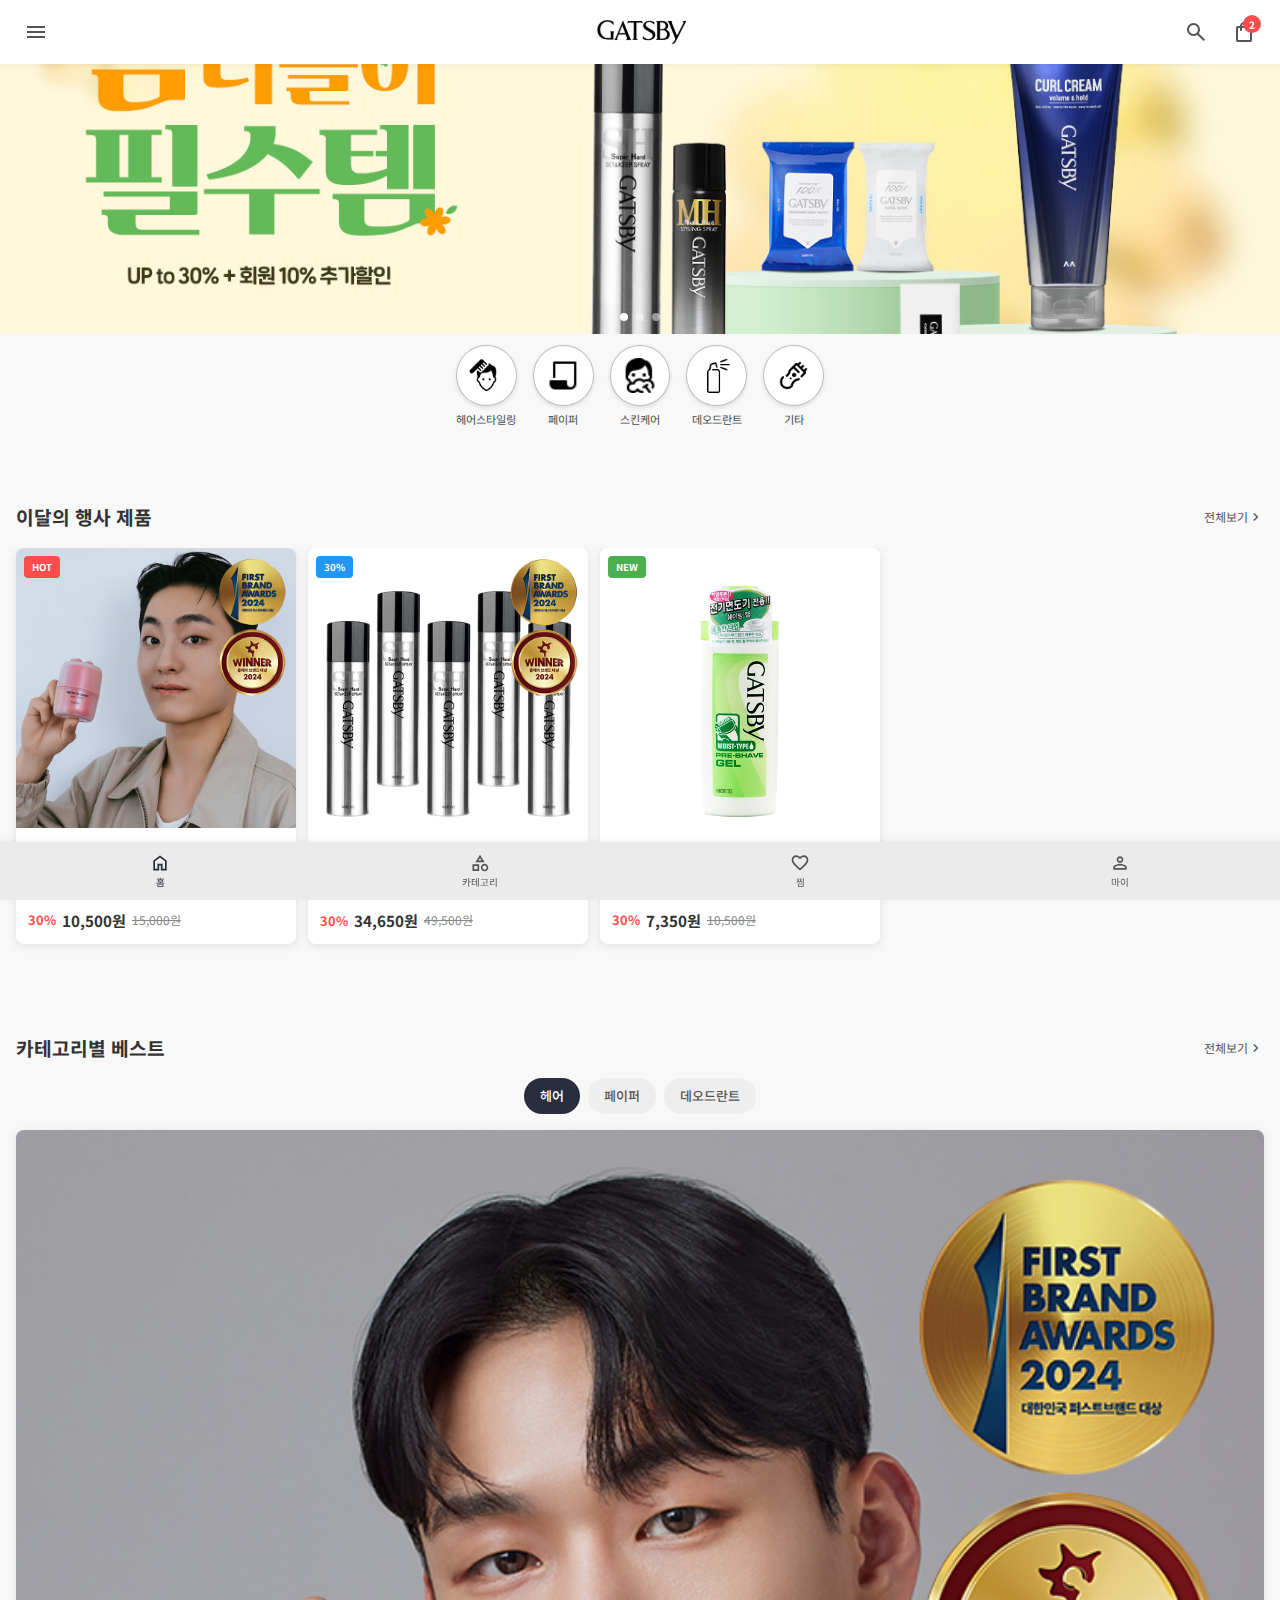
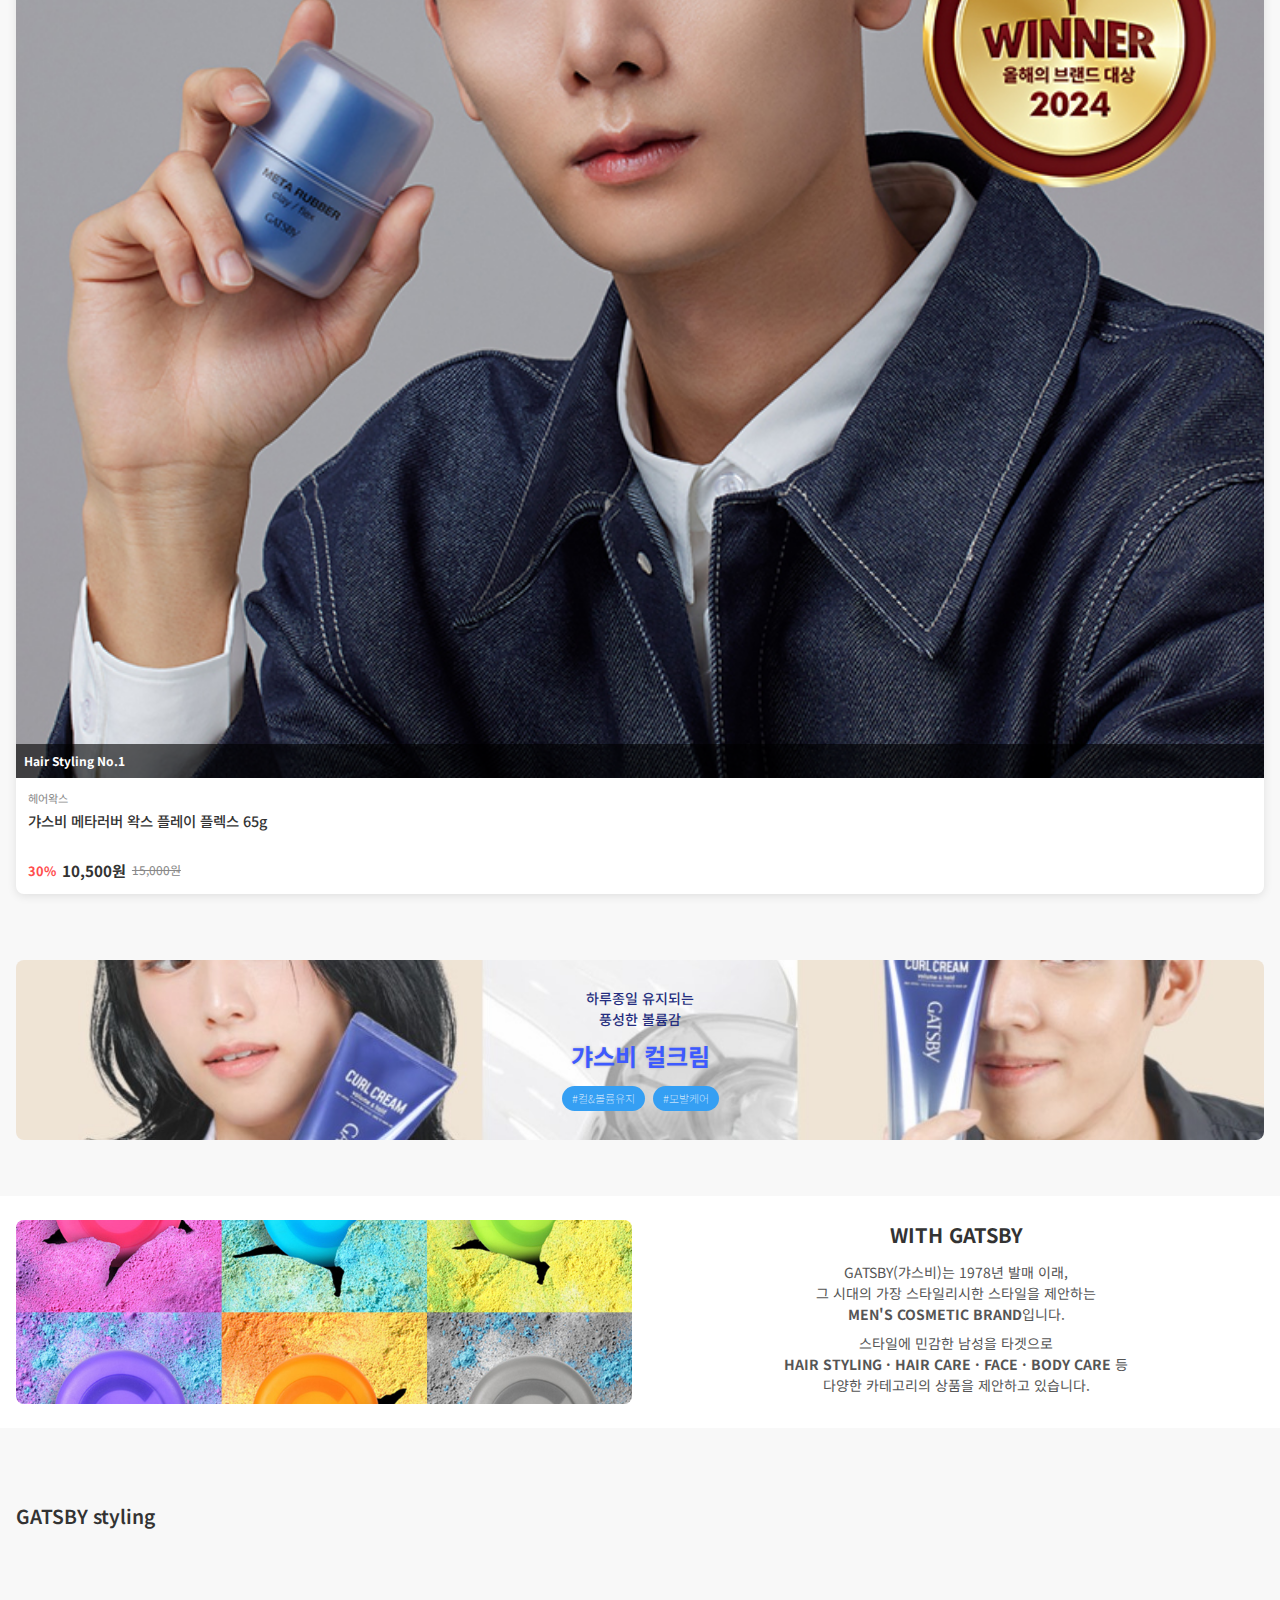
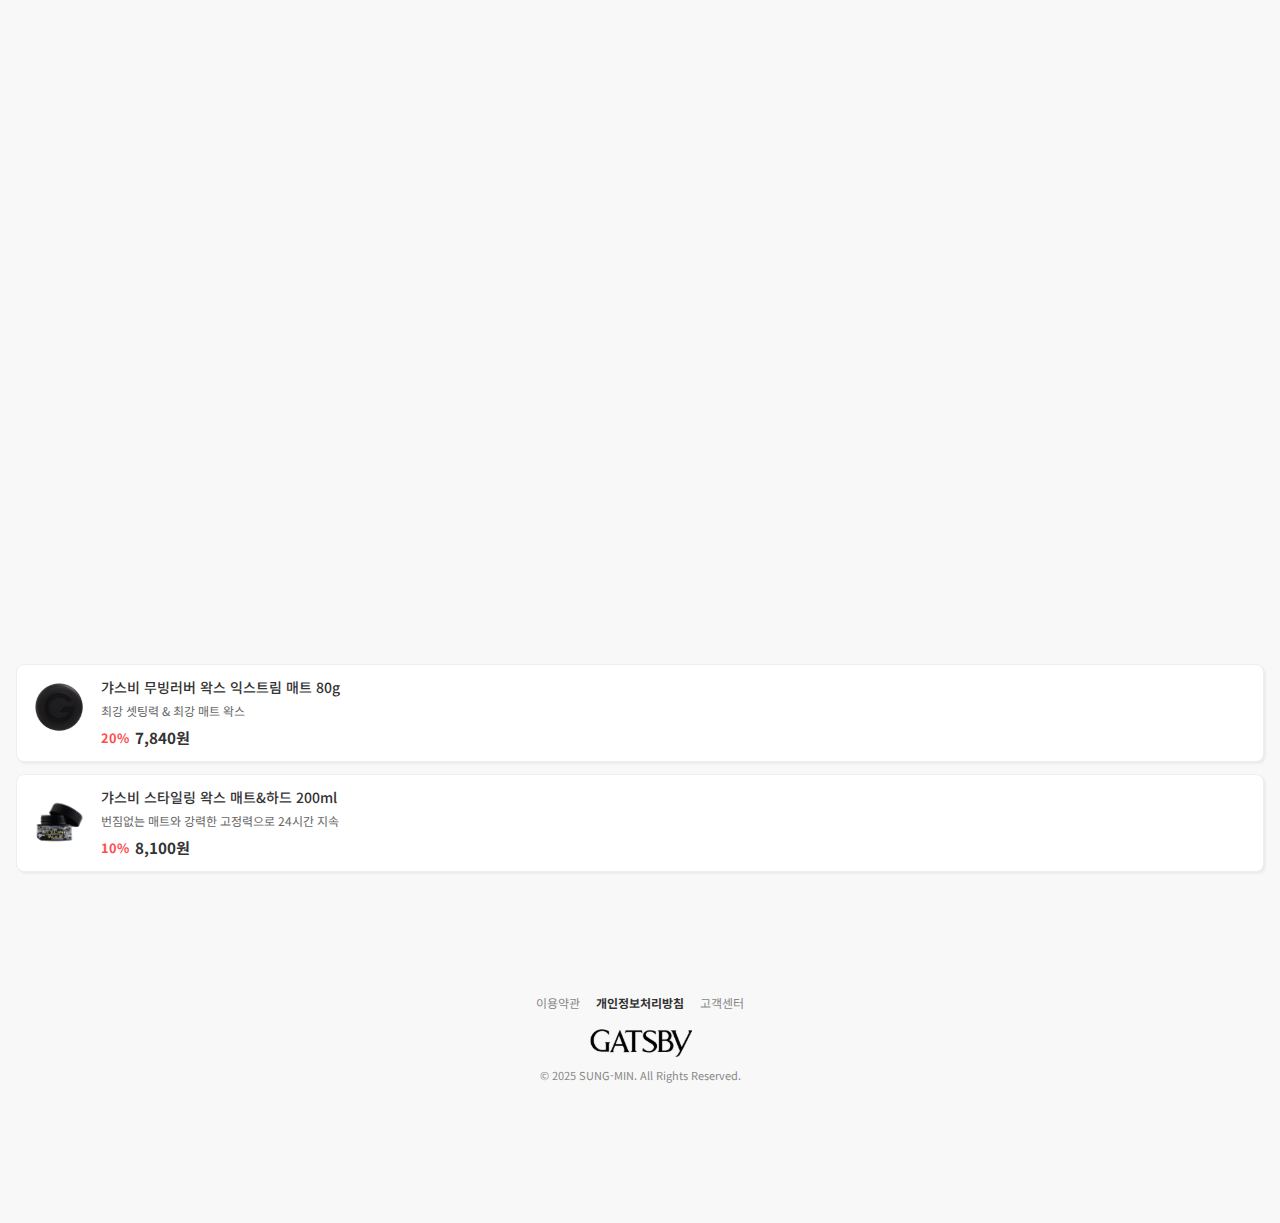
<file: mobile/index.html>
<!DOCTYPE html>
<html lang="ko">
  <head>
    <meta charset="UTF-8" />
    <meta
      name="viewport"
      content="width=device-width, initial-scale=1.0, maximum-scale=1.0, user-scalable=no"
    />
    <title>GATSBY</title>
    <!-- 기본 폰트 -->
    <link rel="preconnect" href="https://fonts.googleapis.com" />
    <link rel="preconnect" href="https://fonts.gstatic.com" crossorigin />
    <link
      href="https://fonts.googleapis.com/css2?family=Noto+Sans+KR:wght@400;500;700&display=swap"
      rel="stylesheet"
    />
    <!-- 아이콘 폰트 -->
    <link
      rel="stylesheet"
      href="https://fonts.googleapis.com/css2?family=Material+Symbols+Outlined:opsz,wght,FILL,GRAD@20..48,100..700,0..1,-50..200"
    />
    <link
      rel="stylesheet"
      href="https://cdnjs.cloudflare.com/ajax/libs/font-awesome/6.4.2/css/all.min.css"
    />
    <!-- 스와이퍼 -->
    <link
      rel="stylesheet"
      href="https://cdn.jsdelivr.net/npm/swiper@11/swiper-bundle.min.css"
    />
    <!-- 커스텀 스타일 -->
    <link rel="stylesheet" href="styles.css" />
    <!-- 스크립트 -->
    <script src="script.js" defer></script>
    <script
      src="https://cdn.jsdelivr.net/npm/swiper@11/swiper-bundle.min.js"
      defer
    ></script>
  </head>
  <body>
    <div class="wrap">
      <!-- 모바일 헤더 -->
      <header class="app-header">
        <div class="header-container">
          <button class="menu-toggle" aria-label="메뉴 열기">
            <span class="material-symbols-outlined">menu</span>
          </button>
          <h1 class="app-logo">
            <a href="index.html"><img src="images/logo.svg" /></a>
          </h1>
          <div class="header-actions">
            <button class="action-btn search-toggle" aria-label="검색">
              <span class="material-symbols-outlined">search</span>
            </button>
            <a href="#" class="action-btn" aria-label="장바구니">
              <span class="material-symbols-outlined">shopping_bag</span>
              <span class="badge">2</span>
            </a>
          </div>
        </div>

        <!-- 검색바 -->
        <div class="search-bar">
          <div class="search-container">
            <input type="text" placeholder="검색어를 입력하세요" />
            <button class="search-btn" aria-label="검색">
              <span class="material-symbols-outlined">search</span>
            </button>
            <button class="search-close" aria-label="검색 닫기">
              <span class="material-symbols-outlined">close</span>
            </button>
          </div>
        </div>
      </header>

      <!-- 사이드 메뉴 -->
      <div class="side-menu-overlay"></div>
      <nav class="side-menu">
        <div class="side-menu-header">
          <button class="menu-close" aria-label="메뉴 닫기">
            <span class="material-symbols-outlined">close</span>
          </button>
          <div class="user-profile">
            <div class="profile-img">
              <span class="material-symbols-outlined">person</span>
            </div>
            <div class="profile-info">
              <p class="welcome">안녕하세요!</p>
              <a href="#" class="login-btn">로그인/회원가입</a>
            </div>
          </div>
        </div>

        <ul class="side-menu-list">
          <li class="menu-item">
            <a href="#" class="menu-link">홈</a>
          </li>
          <li class="menu-item has-submenu">
            <a href="#" class="menu-link">헤어스타일링</a>
            <button class="submenu-toggle">
              <span class="material-symbols-outlined">add</span>
            </button>
            <ul class="submenu">
              <li><a href="products.html?category=헤어왁스">헤어왁스</a></li>
              <li><a href="products.html?category=헤어케어">헤어케어</a></li>
              <li>
                <a href="products.html?category=헤어스프레이">헤어스프레이</a>
              </li>
              <li><a href="products.html?category=헤어젤">헤어젤</a></li>
              <li><a href="products.html?category=폼">폼</a></li>
              <li><a href="products.html?category=소품/기타">소품/기타</a></li>
            </ul>
          </li>
          <li class="menu-item has-submenu">
            <a href="#" class="menu-link">페이퍼</a>
            <button class="submenu-toggle">
              <span class="material-symbols-outlined">add</span>
            </button>
            <ul class="submenu">
              <li><a href="products.html?category=기름종이">기름종이</a></li>
              <li>
                <a href="products.html?category=훼이셜 페이퍼">훼이셜 페이퍼</a>
              </li>
              <li>
                <a href="products.html?category=바디 페이퍼">바디 페이퍼</a>
              </li>
            </ul>
          </li>
          <li class="menu-item has-submenu">
            <a href="#" class="menu-link">스킨케어</a>
            <button class="submenu-toggle">
              <span class="material-symbols-outlined">add</span>
            </button>
            <ul class="submenu">
              <li><a href="products.html?category=쉐이빙">쉐이빙</a></li>
            </ul>
          </li>
          <li class="menu-item has-submenu">
            <a href="#" class="menu-link">데오드란트</a>
            <button class="submenu-toggle">
              <span class="material-symbols-outlined">add</span>
            </button>
            <ul class="submenu">
              <li>
                <a href="products.html?category=바디 페이퍼">바디 페이퍼</a>
              </li>
              <li>
                <a href="products.html?category=데오드란트 롤온"
                  >데오드란트 롤온</a
                >
              </li>
              <li>
                <a href="products.html?category=데오드란트 스프레이"
                  >데오드란트 스프레이</a
                >
              </li>
              <li><a href="products.html?category=샤워코롱">샤워코롱</a></li>
            </ul>
          </li>
          <li class="menu-item">
            <a href="#" class="menu-link">기타</a>
          </li>
        </ul>

        <div class="side-menu-footer">
          <div class="menu-contact">
            <h4>고객센터</h4>
            <a href="tel:080-356-2222" class="phone">080-356-2222</a>
            <p class="hours">평일 09:00 - 18:00</p>
          </div>
          <div class="social-links">
            <a href="#" aria-label="Facebook"
              ><i class="fa-brands fa-facebook-f"></i
            ></a>
            <a href="#" aria-label="Instagram"
              ><i class="fa-brands fa-instagram"></i
            ></a>
            <a href="#" aria-label="Youtube"
              ><i class="fa-brands fa-youtube"></i
            ></a>
          </div>
        </div>
      </nav>

      <!-- 메인 콘텐츠 -->
      <main class="app-main">
        <!-- 히어로 섹션 -->
        <section class="hero-section">
          <div class="swiper app-swiper">
            <div class="swiper-wrapper">
              <div
                class="swiper-slide"
                style="background-color: rgb(251, 252, 210)"
              >
                <img src="images/메인 배너.jpg" alt="메인 배너 1" />
              </div>
              <div class="swiper-slide" style="background-color: rgb(3, 3, 3)">
                <img src="images/메인 배너3.jpg" alt="메인 배너 2" />
              </div>
              <div
                class="swiper-slide"
                style="background-color: rgb(75, 23, 23)"
              >
                <img src="images/메인배너2.png" alt="메인 배너 3" />
              </div>
            </div>
            <div class="swiper-pagination"></div>
          </div>
        </section>

        <!-- 카테고리 섹션 -->
        <section class="category-section">
          <div class="category-grid">
            <a href="products.html?category=헤어스타일링" class="category-item">
              <div class="category-icon">
                <img src="images/c1.png" alt="헤어스타일링" />
              </div>
              <span>헤어스타일링</span>
            </a>
            <a href="products.html?category=페이퍼" class="category-item">
              <div class="category-icon">
                <img src="images/c2.png" alt="페이퍼" />
              </div>
              <span>페이퍼</span>
            </a>
            <a href="products.html?category=스킨케어" class="category-item">
              <div class="category-icon">
                <img src="images/c3.png" alt="스킨&바디케어" />
              </div>
              <span>스킨케어</span>
            </a>

            <a href="products.html?category=데오드란트" class="category-item">
              <div class="category-icon">
                <img src="images/c5.png" alt="데오드란트" width="70%" />
              </div>
              <span>데오드란트</span>
            </a>
            <a href="products.html?category=기타" class="category-item">
              <div class="category-icon">
                <img src="images/c6.png" alt="기타" />
              </div>
              <span>기타</span>
            </a>
          </div>
        </section>

        <!-- 이달의 행사 제품 -->
        <section class="product-section">
          <div class="section-header">
            <h2 class="section-title">이달의 행사 제품</h2>
            <a href="products.html" class="view-all"
              >전체보기
              <span class="material-symbols-outlined">chevron_right</span></a
            >
          </div>

          <div class="product-scroll">
            <div class="product-card">
              <div
                class="product-img"
                style="background-image: url('images/mon1.jpg')"
              >
                <div class="product-badge hot">HOT</div>
              </div>
              <div class="product-details">
                <p class="product-category">헤어왁스</p>
                <h3 class="product-name">갸스비 메타러버 왁스 하드 65g</h3>
                <div class="product-price">
                  <span class="discount">30%</span>
                  <span class="current-price">10,500원</span>
                  <span class="original-price">15,000원</span>
                </div>
              </div>
            </div>

            <div class="product-card">
              <div
                class="product-img"
                style="background-image: url('images/mon2.jpg')"
              >
                <div class="product-badge sale">30%</div>
              </div>
              <div class="product-details">
                <p class="product-category">헤어스프레이</p>
                <h3 class="product-name">
                  갸스비 셋&킵 대용량 스프레이 슈퍼하드 300ml X 5개 세트
                </h3>
                <div class="product-price">
                  <span class="discount">30%</span>
                  <span class="current-price">34,650원</span>
                  <span class="original-price">49,500원</span>
                </div>
              </div>
            </div>

            <div class="product-card">
              <div
                class="product-img"
                style="background-image: url('images/mon31.jpg')"
              >
                <div class="product-badge new">NEW</div>
              </div>
              <div class="product-details">
                <p class="product-category">쉐이빙</p>
                <h3 class="product-name">갸스비 쉐이빙 젤/폼 3종</h3>
                <div class="product-price">
                  <span class="discount">30%</span>
                  <span class="current-price">7,350원</span>
                  <span class="original-price">10,500원</span>
                </div>
              </div>
            </div>
          </div>
        </section>

        <!-- 카테고리별 베스트 제품 -->
        <section class="product-section">
          <div class="section-header">
            <h2 class="section-title">카테고리별 베스트</h2>
            <a href="products.html" class="view-all"
              >전체보기
              <span class="material-symbols-outlined">chevron_right</span></a
            >
          </div>

          <!-- 스와이퍼 대신 탭 메뉴로 구현 -->
          <div class="category-tabs">
            <button class="tab-btn active" data-category="hair">헤어</button>
            <button class="tab-btn" data-category="paper">페이퍼</button>
            <button class="tab-btn" data-category="deodorant">
              데오드란트
            </button>
          </div>

          <div class="tab-content active" id="hair-tab">
            <div class="product-card featured">
              <div
                class="product-img"
                style="background-image: url('images/best11.jpg')"
              >
                <div class="category-label">Hair Styling No.1</div>
              </div>
              <div class="product-details">
                <p class="product-category">헤어왁스</p>
                <h3 class="product-name">
                  갸스비 메타러버 왁스 플레이 플렉스 65g
                </h3>
                <div class="product-price">
                  <span class="discount">30%</span>
                  <span class="current-price">10,500원</span>
                  <span class="original-price">15,000원</span>
                </div>
              </div>
            </div>
          </div>

          <div class="tab-content" id="paper-tab">
            <div class="product-card featured">
              <div
                class="product-img"
                style="background-image: url('images/best21.jpg')"
              >
                <div class="category-label">Oil Paper No.1</div>
              </div>
              <div class="product-details">
                <p class="product-category">페이퍼</p>
                <h3 class="product-name">갸스비 기름종이 필름 타입 70매 2팩</h3>
                <div class="product-price">
                  <span class="discount">20%</span>
                  <span class="current-price">5,840원</span>
                  <span class="original-price">7,300원</span>
                </div>
              </div>
            </div>
          </div>

          <div class="tab-content" id="deodorant-tab">
            <div class="product-card featured">
              <div
                class="product-img"
                style="background-image: url('images/best31.jpg')"
              >
                <div class="category-label">Deodorant No.1</div>
              </div>
              <div class="product-details">
                <p class="product-category">데오드란트</p>
                <h3 class="product-name">갸스비 샤워코롱 스위티아쿠아 60ml</h3>
                <div class="product-price">
                  <span class="discount">30%</span>
                  <span class="current-price">9,100원</span>
                  <span class="original-price">13,000원</span>
                </div>
              </div>
            </div>
          </div>
        </section>

        <!-- 프로모션 배너 -->
        <section class="promo-banner">
          <a href="#">
            <div
              class="banner-content"
              style="background-image: url('images/culc2.jpg')"
            >
              <div class="banner-text">
                <p>
                  하루종일 유지되는<br />
                  풍성한 볼륨감
                </p>
                <h3>갸스비 컬크림</h3>
                <div class="banner-tags">
                  <span>#컬&볼륨유지</span>
                  <span>#모발케어</span>
                </div>
              </div>
            </div>
          </a>
        </section>

        <!-- 브랜드 소개 -->
        <section class="brand-section">
          <div class="brand-content">
            <div
              class="brand-img"
              style="background-image: url('images/갸스비\ 소개.jpg')"
            ></div>
            <div class="brand-info">
              <h2>WITH GATSBY</h2>
              <p>
                GATSBY(갸스비)는 1978년 발매 이래, <br />그 시대의 가장
                스타일리시한 스타일을 제안하는 <br /><strong
                  >MEN'S COSMETIC BRAND</strong
                >입니다.
              </p>
              <p>
                스타일에 민감한 남성을 타겟으로<br />
                <strong>HAIR STYLING · HAIR CARE · FACE · BODY CARE</strong>
                등<br />
                다양한 카테고리의 상품을 제안하고 있습니다.
              </p>
            </div>
          </div>
        </section>

        <!-- 스타일링 팁 & 동영상 -->
        <section class="styling-section">
          <h2 class="section-title">GATSBY styling</h2>
          <div class="video-container">
            <iframe
              width="100%"
              height="100%"
              src="https://www.youtube.com/embed/6GxHf8BSK-o"
              title="YouTube video player"
              frameborder="0"
              allow="accelerometer; autoplay; clipboard-write; encrypted-media; gyroscope; picture-in-picture; web-share"
              allowfullscreen
            ></iframe>
          </div>

          <div class="styling-products">
            <a href="#" class="styling-product">
              <div class="product-img2">
                <img
                  src="images/style2.jpg"
                  alt="갸스비 무빙러버 왁스 익스트림 매트 80g"
                />
              </div>
              <div class="product-info">
                <h3>갸스비 무빙러버 왁스 익스트림 매트 80g</h3>
                <p class="product-desc">최강 셋팅력 & 최강 매트 왁스</p>
                <div class="product-price">
                  <span class="discount">20%</span>
                  <span class="current-price">7,840원</span>
                </div>
              </div>
            </a>

            <a href="#" class="styling-product">
              <div class="product-img2">
                <img
                  src="images/style1.jpg"
                  alt="갸스비 스타일링 왁스 매트&하드 200ml"
                />
              </div>
              <div class="product-info">
                <h3>갸스비 스타일링 왁스 매트&하드 200ml</h3>
                <p class="product-desc">
                  번짐없는 매트와 강력한 고정력으로 24시간 지속
                </p>
                <div class="product-price">
                  <span class="discount">10%</span>
                  <span class="current-price">8,100원</span>
                </div>
              </div>
            </a>
          </div>
        </section>
      </main>

      <!-- 바텀 네비게이션 -->
      <nav class="bottom-nav">
        <a href="#" class="nav-item active">
          <span class="material-symbols-outlined">home</span>
          <span class="nav-text">홈</span>
        </a>
        <a href="#" class="nav-item">
          <span class="material-symbols-outlined">category</span>
          <span class="nav-text">카테고리</span>
        </a>
        <a href="#" class="nav-item">
          <span class="material-symbols-outlined">favorite</span>
          <span class="nav-text">찜</span>
        </a>
        <a href="#" class="nav-item">
          <span class="material-symbols-outlined">person</span>
          <span class="nav-text">마이</span>
        </a>
      </nav>

      <!-- 푸터 -->
      <footer class="app-footer">
        <div class="footer-links">
          <a href="#">이용약관</a>
          <a href="#" class="primary">개인정보처리방침</a>
          <a href="#">고객센터</a>
        </div>
        <div class="company-info">
          <p class="company-name"><img src="images/logo.svg" /></p>
          <p class="copyright">© 2025 SUNG-MIN. All Rights Reserved.</p>
        </div>
      </footer>
    </div>
  </body>
</html>
</file>
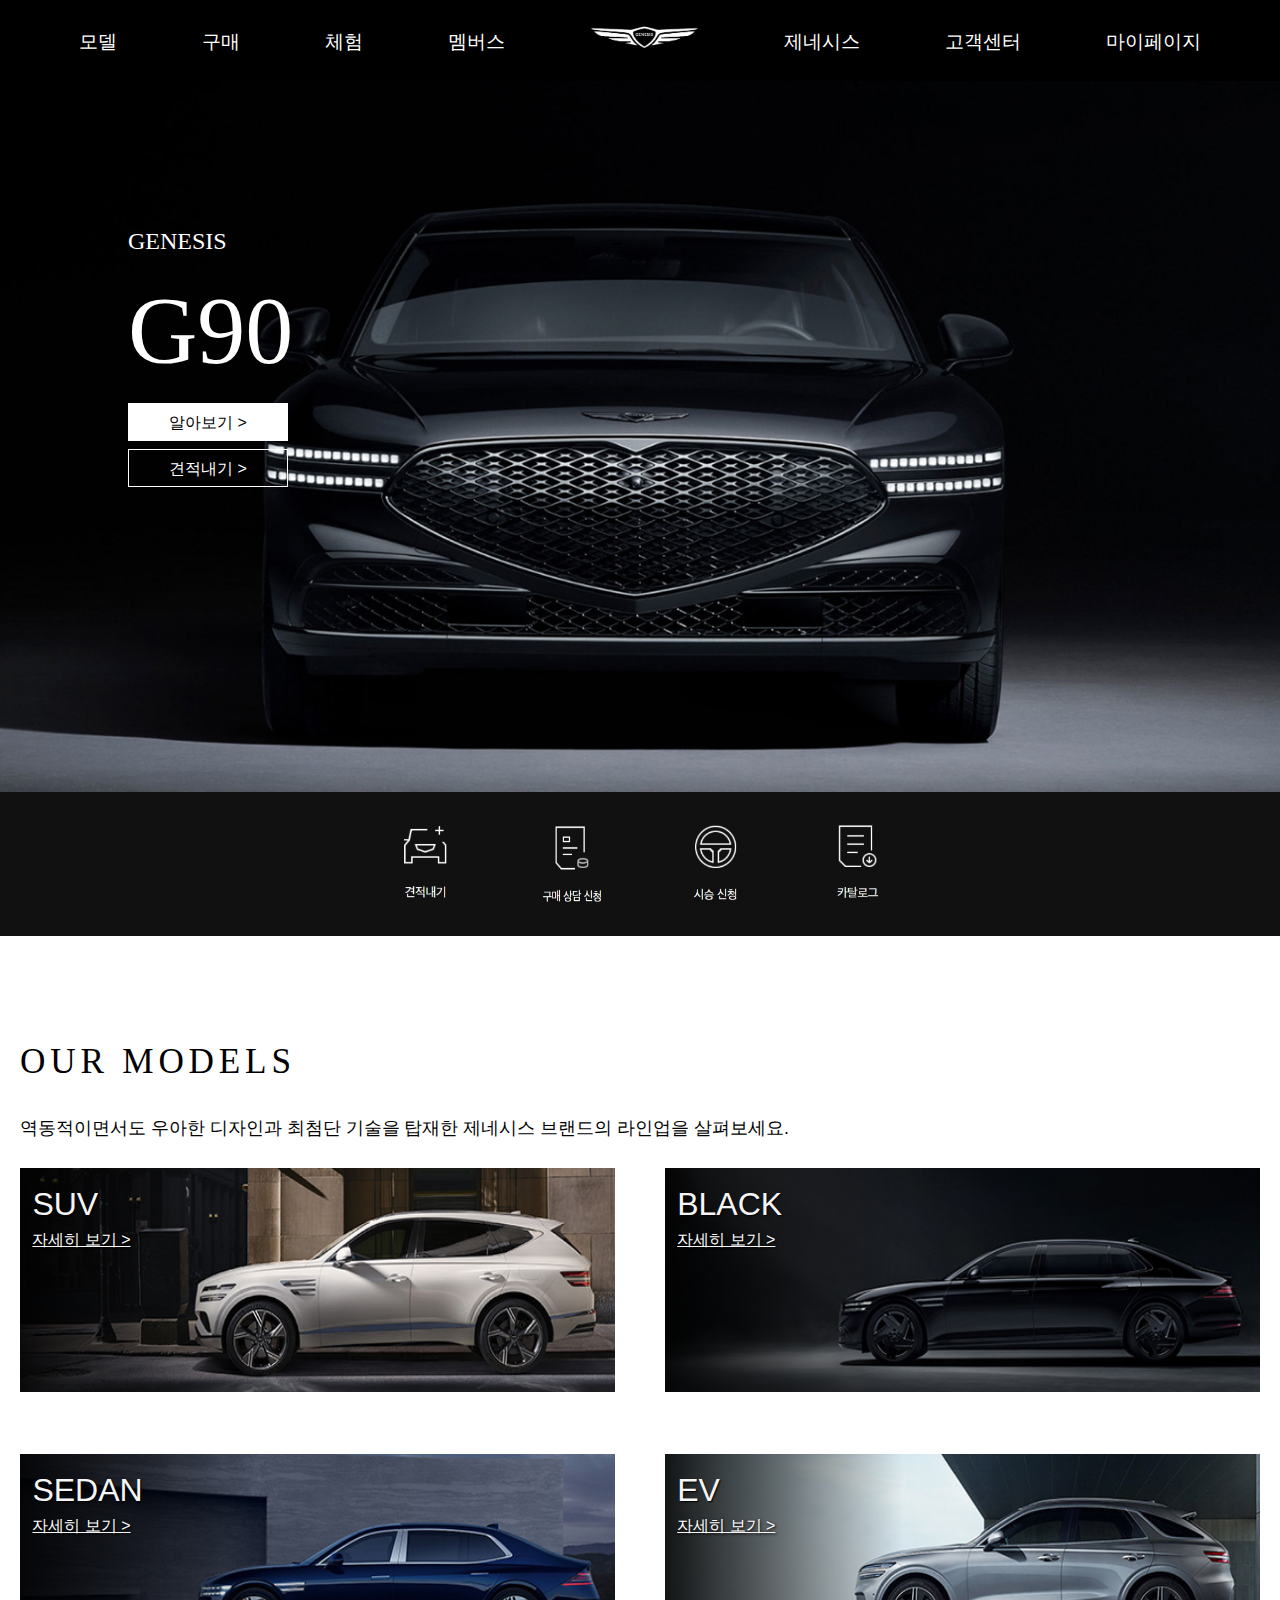
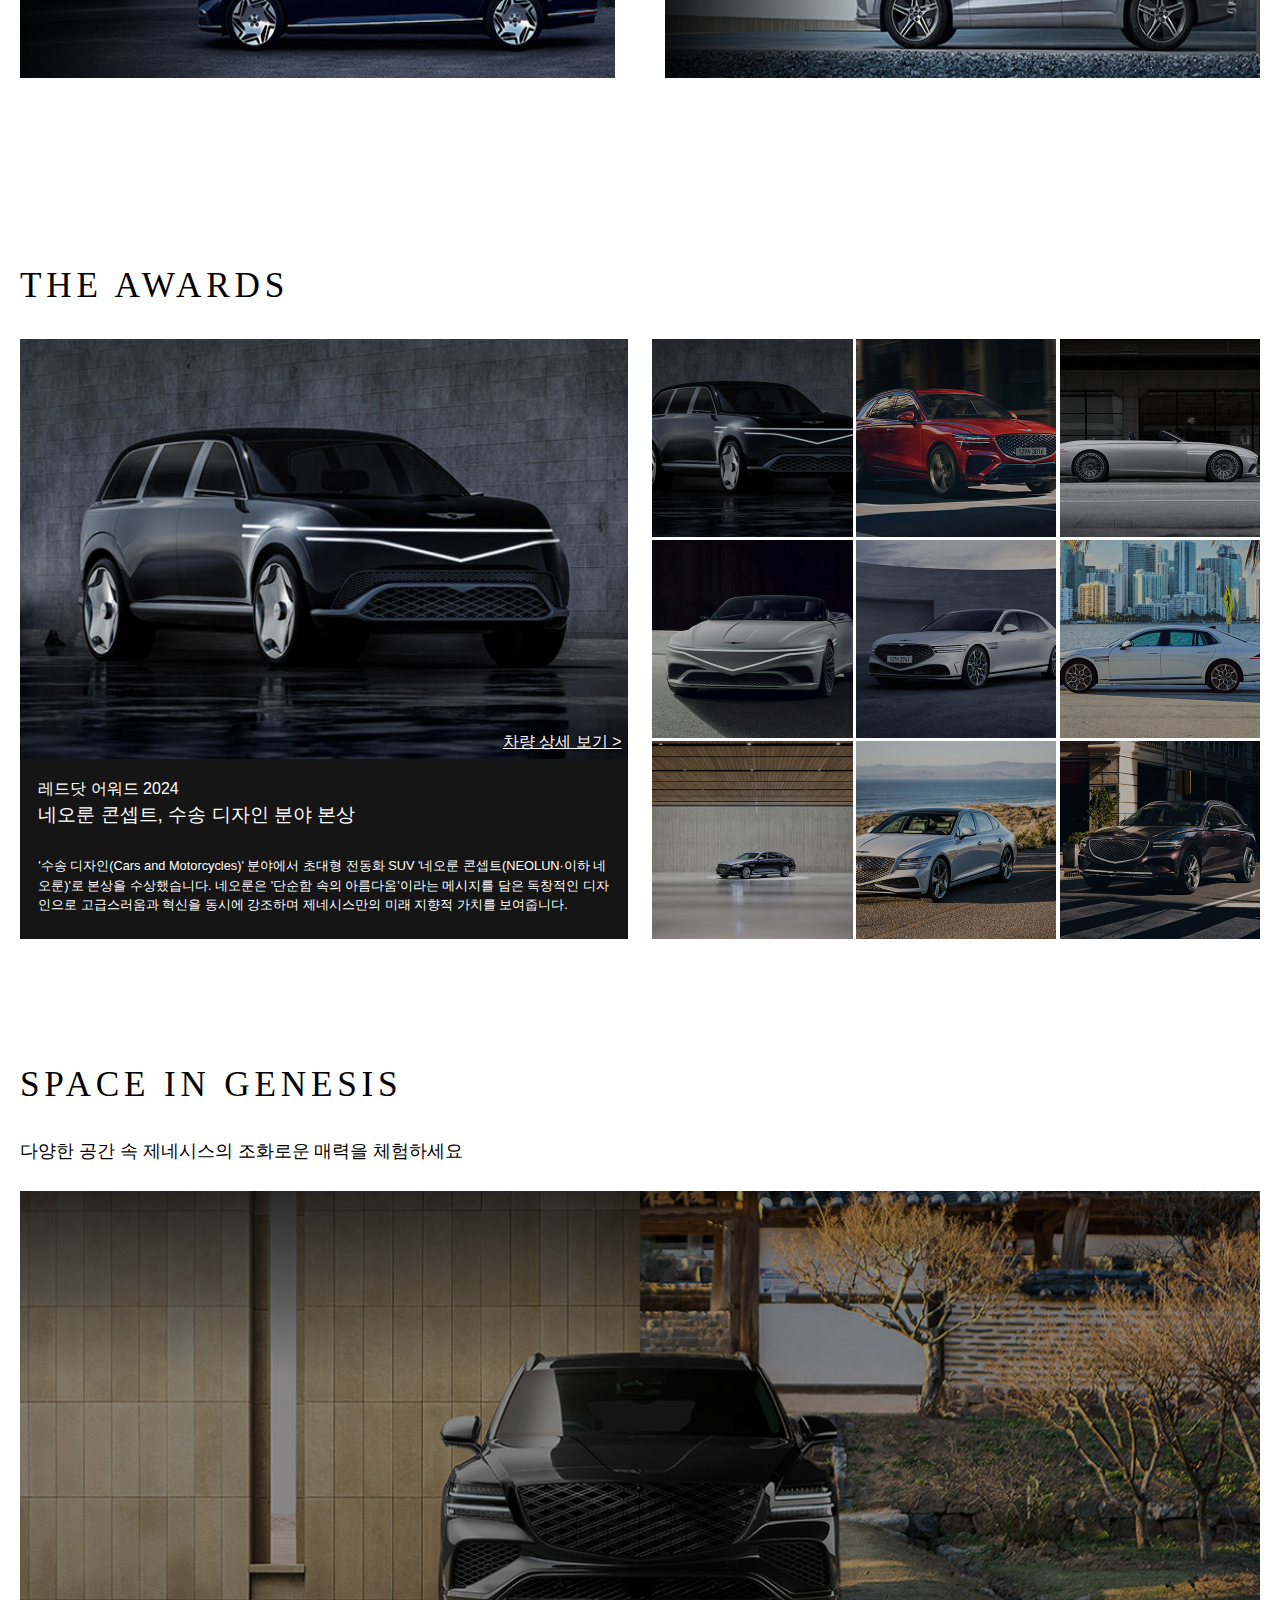
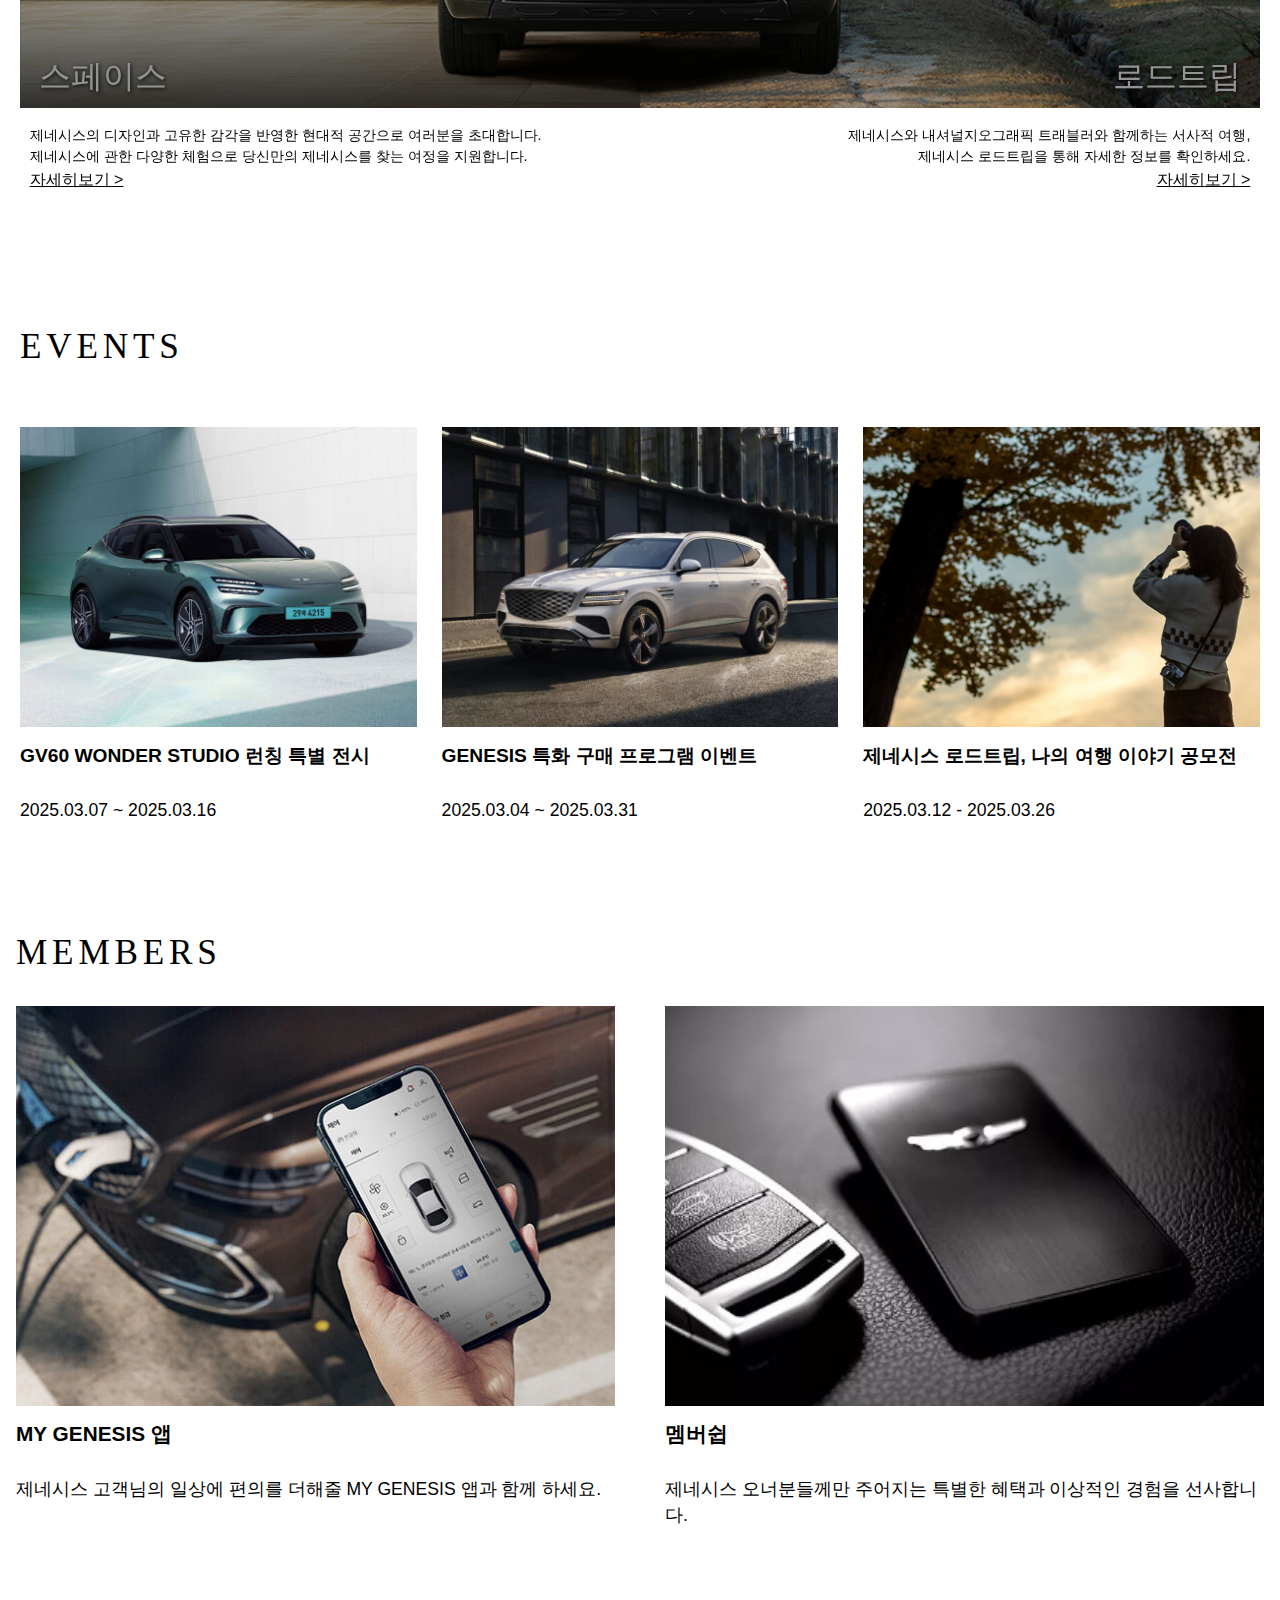
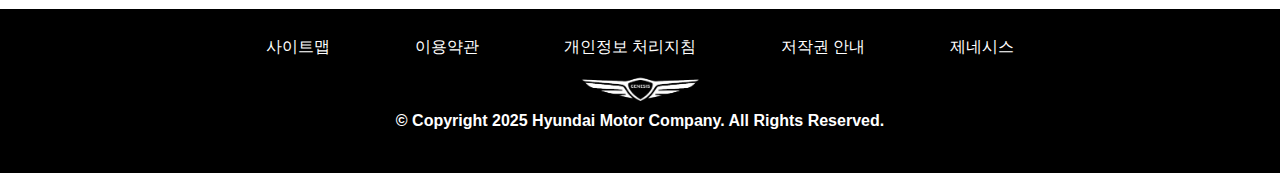
<file: project1/index.html>
<!DOCTYPE html>
<html lang="en">
  <head>
    <meta charset="UTF-8" />
    <meta name="viewport" content="width=device-width, initial-scale=1.0" />
    <title>GENESIS</title>
    <link rel="stylesheet" href="style.css" />
  </head>

  <body>
    <header>
      <nav>
        <ul>
          <li><a href="#">모델</a></li>
          <li><a href="#">구매</a></li>
          <li><a href="#">체험</a></li>
          <li><a href="#">멤버스</a></li>
          <li>
            <a href="#"><img src="img/logo2.gif" width="110" /></a>
          </li>
          <li><a href="#">제네시스</a></li>
          <li><a href="#">고객센터</a></li>
          <li><a href="#">마이페이지</a></li>
        </ul>
      </nav>
    </header>
    <div class="main">
      <div class="name_box">
        <div class="name1">GENESIS</div>
        <div class="name2">G90</div>
        <div class="name3"><a href="#">알아보기 ></a></div>
        <div class="name4"><a href="#">견적내기 ></a></div>
      </div>
    </div>
    <section class="sec0">
      <div class="menu">
        <a href="#"><img src="img/quick1.jpg" width="60" height="90" /></a>
        <a href="#"><img src="img/quick2.jpg" width="70" height="90" /></a>
        <a href="#"><img src="img/quick3.jpg" width="60" height="90" /></a>
        <a href="#"><img src="img/quick4.jpg" width="60" height="90" /></a>
      </div>
    </section>

    <section class="sec1 wrap1">
      <div class="tt">
        <h2>OUR MODELS</h2>
        <br />
        <p>
          역동적이면서도 우아한 디자인과 최첨단 기술을 탑재한 제네시스 브랜드의
          라인업을 살펴보세요.
        </p>
        <br />
      </div>
      <div class="sec1-bg">
        <div class="sec1-bg1">
          <div class="sec1-suv">
            <div class="ht">SUV</div>
            <div class="tt"><a href="#">자세히 보기 ></a></div>
          </div>
          <div class="sec1-black">
            <div class="ht">BLACK</div>
            <div class="tt"><a href="#">자세히 보기 ></a></div>
          </div>
        </div>
        <div class="sec1-bg2">
          <div class="sec1-sedan">
            <div class="ht">SEDAN</div>
            <div class="tt"><a href="#">자세히 보기 ></a></div>
          </div>
          <div class="sec1-ev">
            <div class="ht">EV</div>
            <div class="tt"><a href="#">자세히 보기 ></a></div>
          </div>
        </div>
      </div>
    </section>

    <section class="sec2 wrap">
      <h2>THE AWARDS</h2>
      <br />
      <div class="sec2-bg">
        <div class="sec2-top">
          <div class="sec2-top-img">
            <img src="" id="mainImage" />
            <div class="tt"><a href="#">차량 상세 보기 ></a></div>
          </div>
          <div class="sec2-top-tt">
            <p class="tt1" id="awardTitle"></p>
            <p class="tt2" id="awardSubtitle"></p>
            <br />
            <p class="tt3" id="awardDescription"></p>
          </div>
        </div>
        <div class="sec2-bot">
          <div class="sec2-bot1">
            <div
              class="sec2-img"
              onclick="changeImage('img/aw1.jpg', '레드닷 어워드 2024', '네오룬 콘셉트, 수송 디자인 분야 본상', '\'수송 디자인(Cars and Motorcycles)\' 분야에서 초대형 전동화 SUV \'네오룬 콘셉트(NEOLUN·이하 네오룬)\'로 본상을 수상했습니다. 네오룬은 \'단순함 속의 아름다움\'이라는 메시지를 담은 독창적인 디자인으로 고급스러움과 혁신을 동시에 강조하며 제네시스만의 미래 지향적 가치를 보여줍니다.')"
            >
              <img src="img/aw1.jpg" />
            </div>
            <div
              class="sec2-img"
              onclick="changeImage('img/aw2.jpg', '카즈닷컴 어워드 2024', '제네시스 Electrified GV70, 美 카즈닷컴 \'2024 최고의 고급차\' 수상', 'GV70 전동화 모델은 우아한 외관과 잘 정돈된 실내, 인상적인 주행성능을 갖춘 전기차로 인정받으며 최고의 고급차 부문을 수상했습니다. 이로써 제네시스는 지난해 G90에 이어 2년 연속 최고의 고급차에 이름을 올렸습니다.')"
            >
              <img src="img/aw2.jpg" />
            </div>
            <div
              class="sec2-img"
              onclick="changeImage('img/aw3.jpg', '2023 굿디자인 어워드', '세계 4대 디자인상 \'굿디자인 어워드\'', '제네시스 최초의 컨버터블 콘셉트인 제네시스 엑스 컨버터블도 운송 부문 수상 명단에 올랐습니다. 제네시스 엑스 컨버터블은 지붕이 여닫히는 컨버터블의 특성을 바탕으로 \'자연환경과 교감하는 운전 경험\'을 품격 있고 세련된 디자인으로 표현한 콘셉트 모델입니다. 이번 수상으로 제네시스는 2015년 브랜드 출범 이후 9년 연속으로 \'굿디자인 어워드\'에서 수상하는 영예를 안았습니다.')"
            >
              <img src="img/aw3.jpg" />
            </div>
          </div>
          <div class="sec2-bot2">
            <div
              class="sec2-img"
              onclick="changeImage('img/aw4.jpg', '카 디자인 어워드 2023', '제네시스 X 컨버터블, \'올해의 콘셉트카\'로 선정', '\'오토 앤드 디자인\'에서 주최하는 \'카 디자인 어워드 2023\'에서 \'올해의 콘셉트카\'로 선정되며 디자인 우수성을 인정받았습니다.')"
            >
              <img src="img/aw4.jpg" />
            </div>
            <div
              class="sec2-img"
              onclick="changeImage('img/aw5.jpg', '레드닷 어워드 2023', 'G90, 수송 디자인 분야 본상', '세계적인 디자인 상 \'레드 닷 어워드\'에서 \'역동적인 우아함\'이라는 제네시스 디자인 정체성이 반영된 품격있는 외관으로 본상을 받았습니다.')"
            >
              <img src="img/aw5.jpg" />
            </div>
            <div
              class="sec2-img"
              onclick="changeImage('img/aw6.jpg', '2023 모터트렌드 올해의 차®', '제네시스 G90, 모터트렌드 올해의 차® 선정 (미국 사양 기준)', '세계적으로 권위 있는 자동차 전문지 모터드렌드의 6가지 항목 평가에서 G90가 \'2023년 올해의 차(미국 사양 기준)\'에 선정되었습니다.')"
            >
              <img src="img/aw6.jpg" />
            </div>
          </div>
          <div class="sec2-bot3">
            <div
              class="sec2-img"
              onclick="changeImage('img/aw7.jpg', '레드닷 어워드 2022', '제네시스, \'2022 레드 닷 어워드\'에서 4개 부문 수상', '제네시스가 독일 노르트하인 베스트팔린 디자인센터가 주관하는 \'2022 레드 닷 어워드\'에서 총 4개의 디자인상을 수상하였습니다.')"
            >
              <img src="img/aw7.jpg" />
            </div>
            <div
              class="sec2-img"
              onclick="changeImage('img/aw8.jpg', '제이디파워 2022', 'J.D. POWER 신차품질조사 프리미엄 브랜드 1위 달성', '2017년 이후 6년 동안 꾸준히 프리미엄 브랜드 최상위권을 유지한 제네시스가 \'2022년 신차품질조사\'에서 1위를 달성했습니다.')"
            >
              <img src="img/aw8.jpg" />
            </div>
            <div
              class="sec2-img"
              onclick="changeImage('img/aw9.jpg', '2022 IIHS 톱 세이프티 픽 플러스', '美 IIHS 충돌 평가서 최고 안전한 럭셔리 브랜드로 등극', '미국 고속도로 안전보험협회(IIHS)가 발표한 충돌 평가에서 제네시스 전 차종이 \'TSP+ 등급\'을 획득했습니다.')"
            >
              <img src="img/aw9.jpg" />
            </div>
          </div>
        </div>
      </div>
    </section>
    <script>
      function changeImage(imgSrc, title, subtitle, description) {
        const mainImg = document.getElementById("mainImage");
        mainImg.classList.add("fade-out");
        setTimeout(() => {
          mainImg.src = imgSrc;
          mainImg.classList.remove("fade-out");
        }, 300);
        document.getElementById("awardTitle").textContent = title;
        document.getElementById("awardSubtitle").textContent = subtitle;
        document.getElementById("awardDescription").textContent = description;
      }

      // 페이지 로드 시 첫 번째 이미지 정보 설정
      window.onload = function () {
        changeImage(
          "img/aw1.jpg",
          "레드닷 어워드 2024",
          "네오룬 콘셉트, 수송 디자인 분야 본상",
          "'수송 디자인(Cars and Motorcycles)' 분야에서 초대형 전동화 SUV '네오룬 콘셉트(NEOLUN·이하 네오룬)'로 본상을 수상했습니다. 네오룬은 '단순함 속의 아름다움'이라는 메시지를 담은 독창적인 디자인으로 고급스러움과 혁신을 동시에 강조하며 제네시스만의 미래 지향적 가치를 보여줍니다."
        );
      };
    </script>

    <section class="sec3 wrap">
      <h2>SPACE IN GENESIS</h2>
      <br />
      <p>다양한 공간 속 제네시스의 조화로운 매력을 체험하세요</p>
      <br />
      <div class="sec3-bg">
        <div class="sec3-left">
          <div class="sec3-left-img">
            <img src="img/space1.jpg" />
            <div class="sec3-tt">스페이스</div>
          </div>
          <div class="sec3-left-tt">
            제네시스의 디자인과 고유한 감각을 반영한 현대적 공간으로 여러분을
            초대합니다.
            <br />
            제네시스에 관한 다양한 체험으로 당신만의 제네시스를 찾는 여정을
            지원합니다.
            <p></p>
            <p><a href="#">자세히보기 ></a></p>
          </div>
        </div>
        <div class="sec3-right">
          <div class="sec3-right-img">
            <img src="img/space2.jpg" />
            <div class="sec3-tt">로드트립</div>
          </div>
          <div class="sec3-right-tt">
            제네시스와 내셔널지오그래픽 트래블러와 함께하는 서사적 여행,
            <br />
            제네시스 로드트립을 통해 자세한 정보를 확인하세요.
            <p><a href="#">자세히보기 ></a></p>
          </div>
        </div>
      </div>
    </section>

    <section class="sec4 wrap">
      <h2>EVENTS</h2>
      <br />
      <br />
      <div class="sec4-bg">
        <div class="sec4-box">
          <div class="sec4-left-img"></div>
          <div class="sec4-left-tt1">
            <p class="hh"><a href="#">GV60 WONDER STUDIO 런칭 특별 전시</a></p>
            <br />
            <p>2025.03.07 ~ 2025.03.16</p>
          </div>
        </div>
        <div class="sec4-box">
          <div class="sec4-mid-img"></div>
          <div class="sec4-left-tt1">
            <p class="hh"><a href="#">GENESIS 특화 구매 프로그램 이벤트</a></p>
            <br />
            <p>2025.03.04 ~ 2025.03.31</p>
          </div>
        </div>
        <div class="sec4-box">
          <div class="sec4-right-img"></div>
          <div class="sec4-left-tt1">
            <p class="hh">
              <a href="#">제네시스 로드트립, 나의 여행 이야기 공모전</a>
            </p>
            <br />
            <p>2025.03.12 - 2025.03.26</p>
          </div>
        </div>
      </div>
    </section>

    <section class="sec5 wrap">
      <h2>MEMBERS</h2>
      <br />
      <div class="sec5-bg">
        <div class="sec5-left">
          <div class="sec5-left-img"></div>
          <div class="sec5-tt1">
            <p class="hh">MY GENESIS 앱</p>
            <br />
            <p>
              제네시스 고객님의 일상에 편의를 더해줄 MY GENESIS 앱과 함께
              하세요.
            </p>
          </div>
        </div>
        <div class="sec5-right">
          <div class="sec5-right-img"></div>
          <div class="sec5-tt1">
            <p class="hh">멤버쉽</p>
            <br />
            <p>
              제네시스 오너분들께만 주어지는 특별한 혜택과 이상적인 경험을
              선사합니다.
            </p>
          </div>
        </div>
      </div>
    </section>

    <section class="sec6">
      <nav>
        <ul>
          <li><a href="#">사이트맵</a></li>
          <li><a href="#">이용약관</a></li>
          <li><a href="#">개인정보 처리지침</a></li>
          <li><a href="#">저작권 안내</a></li>
          <li><a href="#">제네시스</a></li>
        </ul>
      </nav>
      <footer>
        <div class="logo2">
          <img src="img/logo2.gif" width="120" />
        </div>
        <h3>© Copyright 2025 Hyundai Motor Company. All Rights Reserved.</h3>
      </footer>
    </section>
  </body>
</html>
</file>
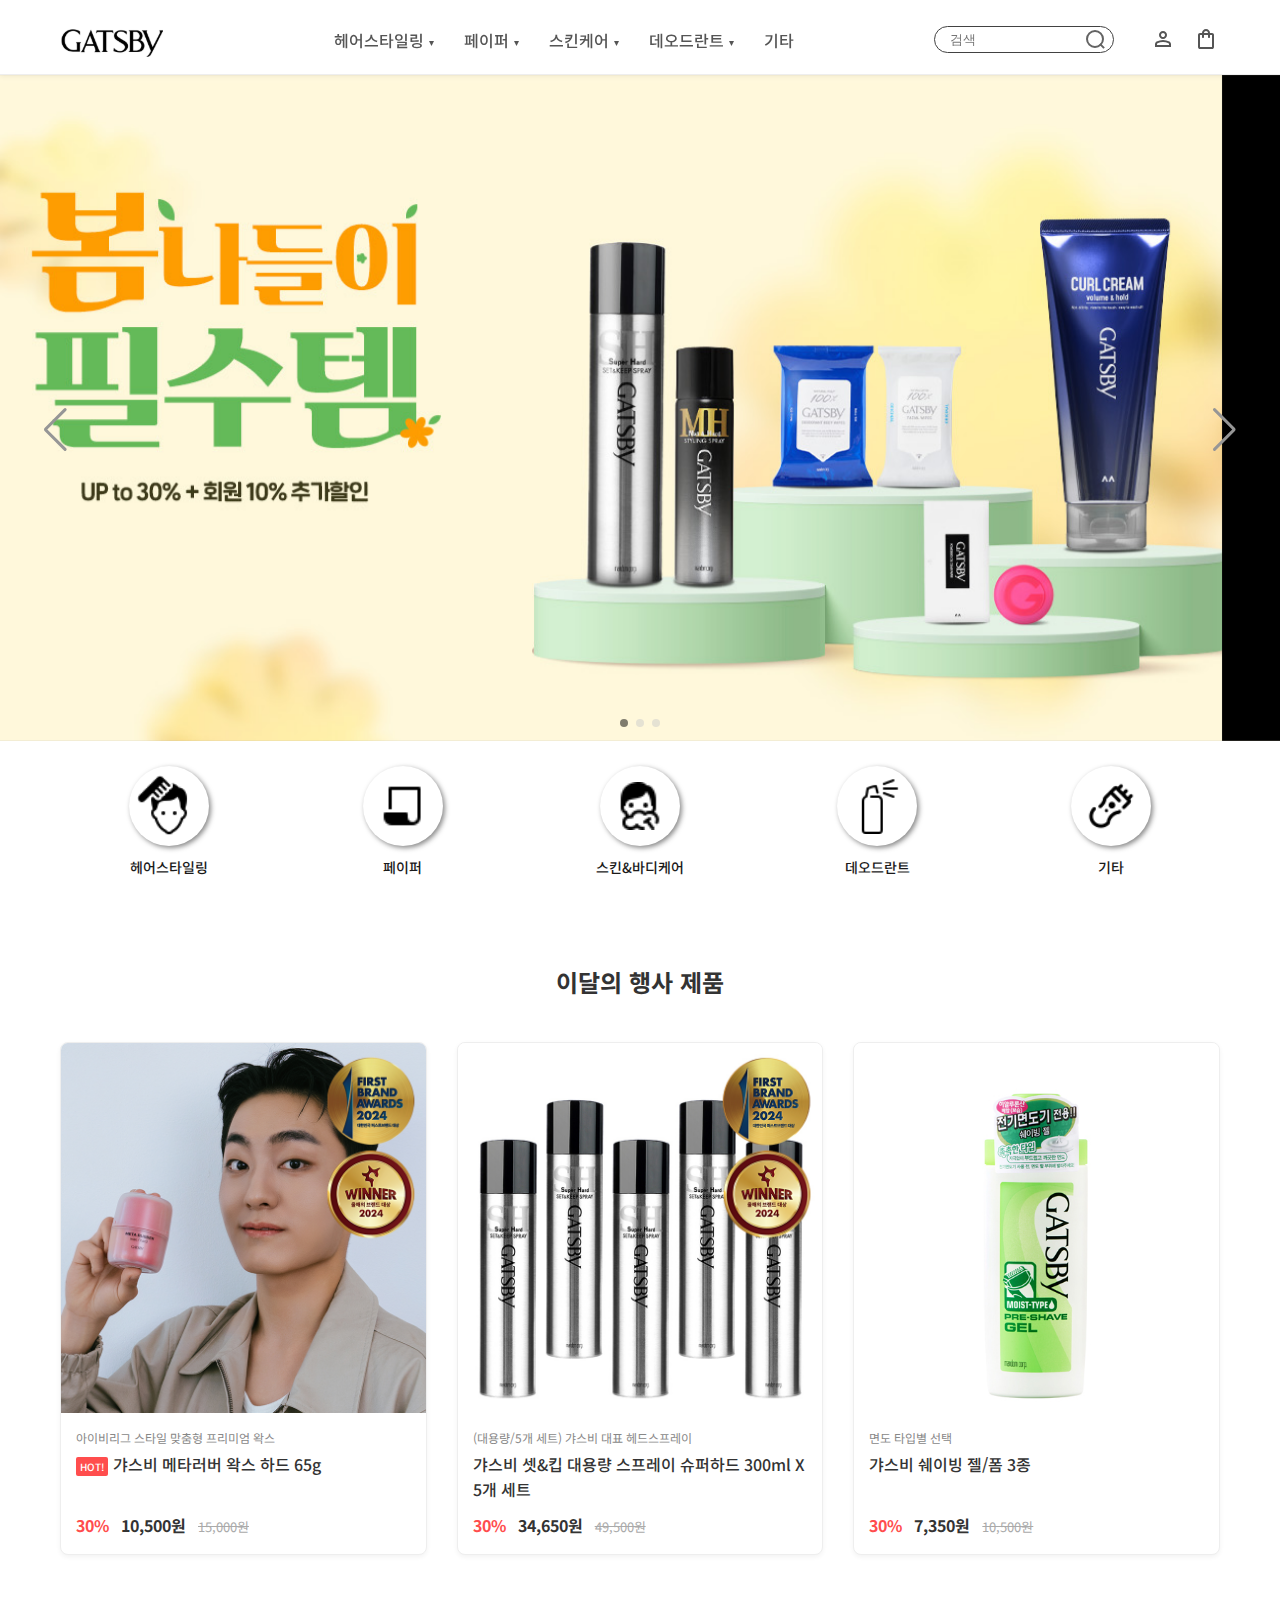
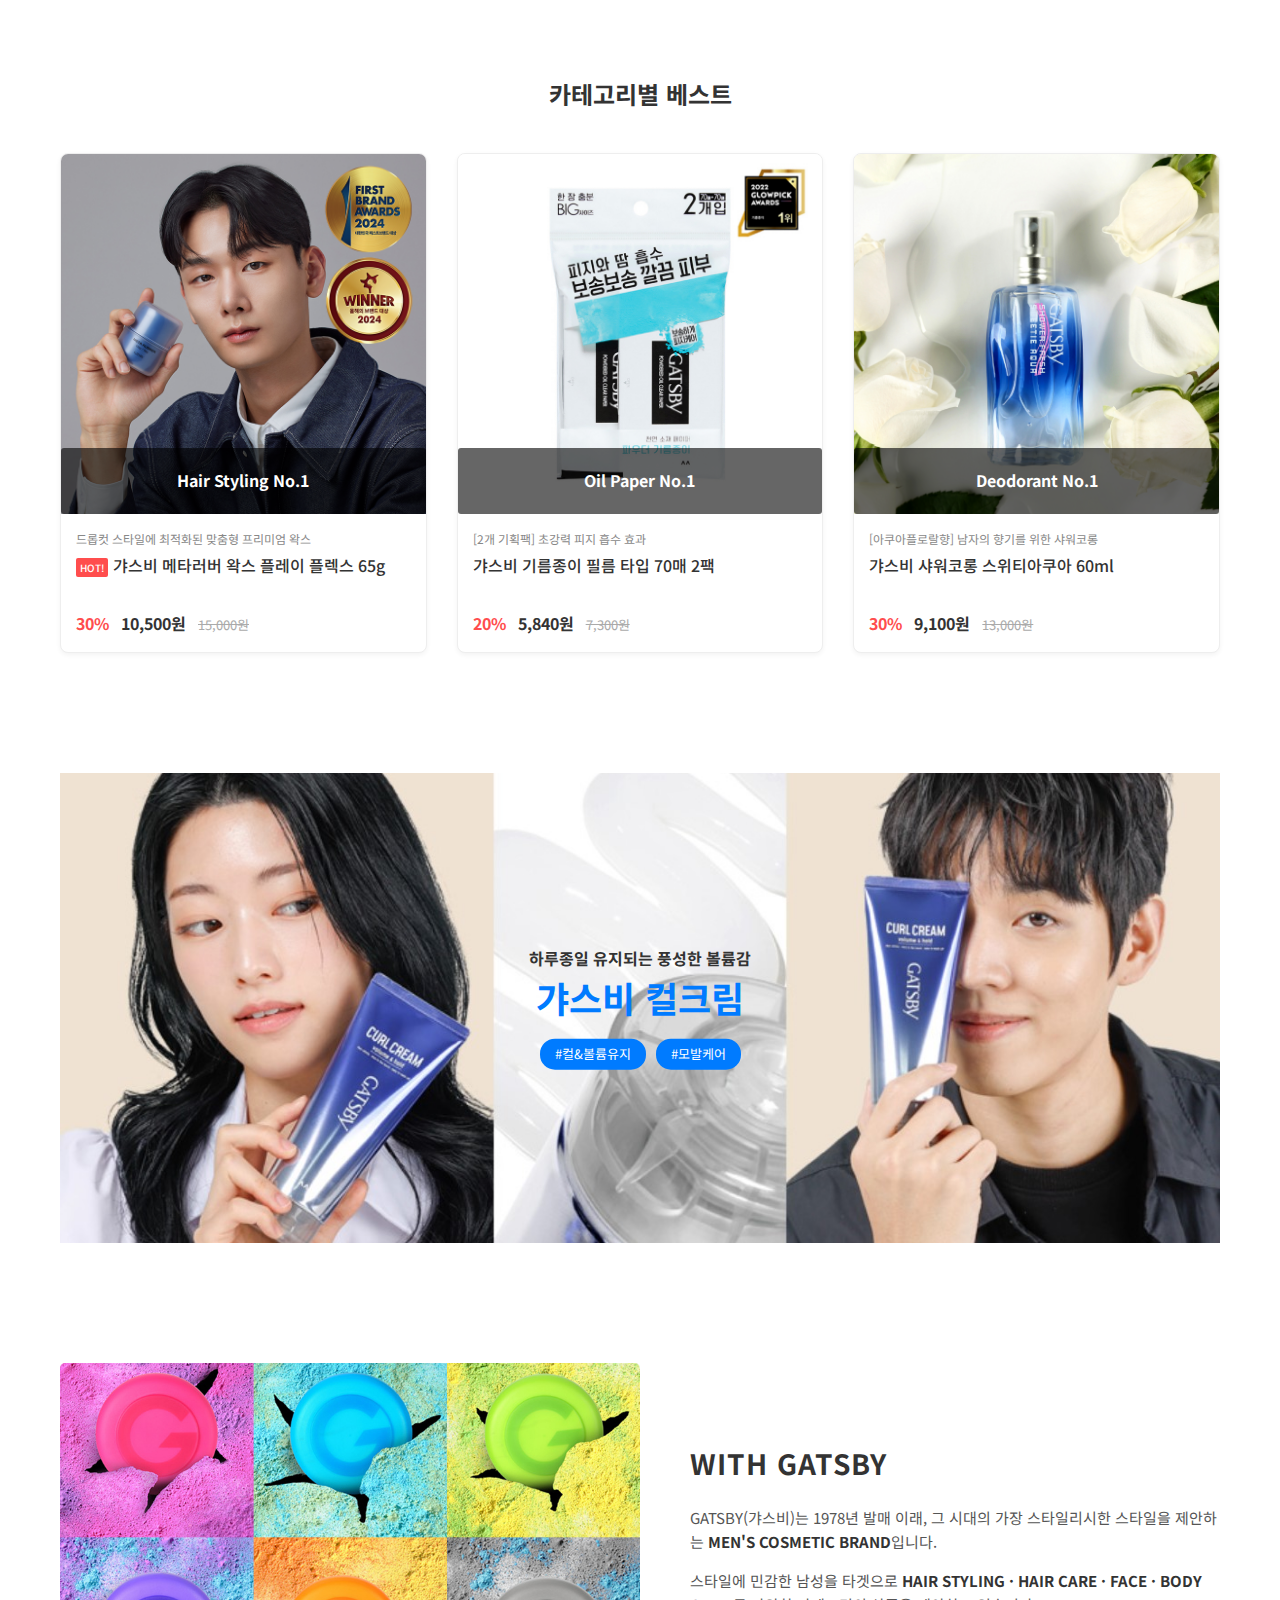
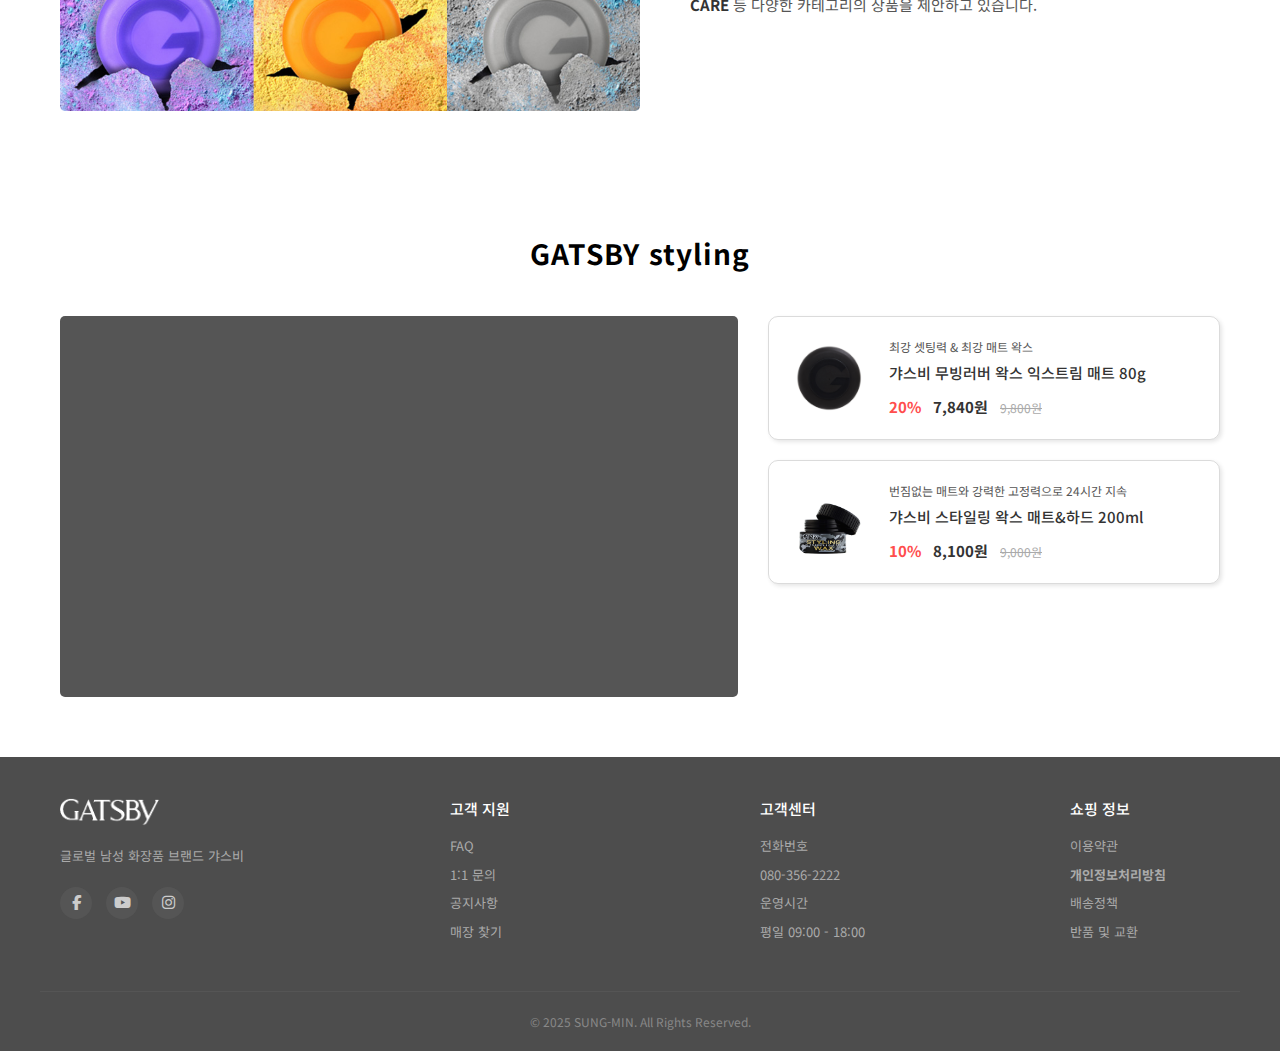
<file: project2/index.html>
<!DOCTYPE html>
<html lang="ko">
  <head>
    <meta charset="UTF-8" />
    <meta name="viewport" content="width=device-width, initial-scale=1.0" />
    <title>GATSBY</title>
    <!-- 기본 폰트 -->
    <link rel="preconnect" href="https://fonts.googleapis.com" />
    <link rel="preconnect" href="https://fonts.gstatic.com" crossorigin />
    <link
      href="https://fonts.googleapis.com/css2?family=Noto+Sans+KR:wght@400;500;700&display=swap"
      rel="stylesheet"
    />
    <link
      rel="stylesheet"
      href="https://fonts.googleapis.com/css2?family=Material+Symbols+Outlined:opsz,wght,FILL,GRAD@20..48,100..700,0..1,-50..200"
    />
    <link
      rel="stylesheet"
      href="https://cdn.jsdelivr.net/npm/swiper@11/swiper-bundle.min.css"
    />
    <link
      rel="stylesheet"
      href="https://cdnjs.cloudflare.com/ajax/libs/font-awesome/6.4.2/css/all.min.css"
    />
    <link rel="stylesheet" href="style_main.css" />
    <script src="script.js" defer></script>
    <script
      src="https://cdn.jsdelivr.net/npm/swiper@11/swiper-bundle.min.js"
      defer
    ></script>
  </head>
  <body>
    <header class="header">
      <div class="container header-wrap">
        <h1 class="logo">
          <a href="#"><img src="images/logo.svg" /></a>
        </h1>
        <nav class="nav">
          <ul class="nav-menu">
            <li class="nav-item">
              <a href="sub1.html" class="nav-link">헤어스타일링</a>
              <ul class="submenu">
                <li class="nav-item">
                  <a href="sub1.html?category=헤어왁스" class="nav-link"
                    >헤어왁스</a
                  >
                </li>
                <li class="nav-item">
                  <a href="sub1.html?category=헤어케어" class="nav-link"
                    >헤어케어</a
                  >
                </li>
                <li class="nav-item">
                  <a href="sub1.html?category=헤어스프레이" class="nav-link"
                    >헤어스프레이</a
                  >
                </li>
                <li class="nav-item">
                  <a href="sub1.html?category=헤어젤" class="nav-link"
                    >헤어젤</a
                  >
                </li>
                <li class="nav-item">
                  <a href="sub1.html?category=폼" class="nav-link">폼</a>
                </li>
                <li class="nav-item">
                  <a href="sub1.html?category=소품/기타" class="nav-link"
                    >소품/기타</a
                  >
                </li>
              </ul>
            </li>
            <li class="nav-item">
              <a href="sub2.html" class="nav-link">페이퍼</a>
              <ul class="submenu">
                <li class="nav-item">
                  <a href="sub2.html?category=기름종이" class="nav-link"
                    >기름종이</a
                  >
                </li>
                <li class="nav-item">
                  <a href="sub2.html?category=훼이셜 페이퍼" class="nav-link"
                    >훼이셜 페이퍼</a
                  >
                </li>
                <li class="nav-item">
                  <a href="sub2.html?category=바디 페이퍼" class="nav-link"
                    >바디 페이퍼</a
                  >
                </li>
              </ul>
            </li>
            <li class="nav-item">
              <a href="#" class="nav-link">스킨케어</a>
              <ul class="submenu">
                <li class="nav-item">
                  <a href="sub1.html?category=쉐이빙" class="nav-link"
                    >쉐이빙</a
                  >
                </li>
              </ul>
            </li>
            <li class="nav-item">
              <a href="#" class="nav-link">데오드란트</a>
              <ul class="submenu">
                <li class="nav-item">
                  <a href="sub1.html?category=바디 페이퍼" class="nav-link"
                    >바디 페이퍼</a
                  >
                </li>
                <li class="nav-item">
                  <a href="sub1.html?category=데오드란트 롤온" class="nav-link"
                    >데오드란트 롤온</a
                  >
                </li>
                <li class="nav-item">
                  <a
                    href="sub1.html?category=데오드란트 스프레이"
                    class="nav-link"
                    >데오드란트 스프레이</a
                  >
                </li>
                <li class="nav-item">
                  <a href="sub1.html?category=샤워코롱" class="nav-link"
                    >샤워코롱</a
                  >
                </li>
              </ul>
            </li>
            <li class="nav-item"><a href="#" class="nav-link">기타</a></li>
          </ul>
        </nav>
        <div class="utils">
          <div class="search">
            <input type="text" placeholder="검색" />
            <button type="button" class="search-btn" aria-label="검색"></button>
          </div>
          <a href="#" class="icon" aria-label="마이페이지">
            <span class="material-symbols-outlined">person</span>
          </a>
          <a href="#" class="icon" aria-label="장바구니">
            <span class="material-symbols-outlined">shopping_bag</span>
          </a>
        </div>
      </div>
    </header>

    <main>
      <section class="hero">
        <div class="main-box">
          <div class="swiper mySwiper">
            <div class="swiper-wrapper">
              <div class="swiper-slide a">
                <img src="images/메인 배너.jpg" alt="메인 배너 1" />
              </div>
              <div class="swiper-slide b">
                <img src="images/메인 배너3.jpg" alt="메인 배너 2" />
              </div>
              <div class="swiper-slide c">
                <img src="images/메인배너2.png" alt="메인 배너 3" />
              </div>
            </div>
            <div class="swiper-button-next"></div>
            <div class="swiper-button-prev"></div>
            <div class="swiper-pagination"></div>
          </div>
        </div>

        <div class="hero-categories">
          <div class="container cat-grid">
            <div class="category-item">
              <a href="sub1.html">
                <div class="cat-img">
                  <img src="images/c1.png" alt="헤어스타일링" width="80%" />
                </div>
                <span>헤어스타일링</span>
              </a>
            </div>

            <div class="category-item">
              <a href="sub2.html">
                <div class="cat-img">
                  <img src="images/c2.png" alt="페이퍼" width="60%" />
                </div>
                <span>페이퍼</span>
              </a>
            </div>
            <div class="category-item">
              <div class="cat-img">
                <img src="images/c3.png" alt="스킨케어" width="60%" />
              </div>
              <span>스킨&바디케어</span>
            </div>
            <div class="category-item">
              <div class="cat-img">
                <img
                  src="images/c5.png"
                  width="70%"
                  alt="데오드란트"
                  width="60%"
                />
              </div>
              <span>데오드란트</span>
            </div>
            <div class="category-item">
              <div class="cat-img">
                <img src="images/c6.png" alt="기타" width="70%" />
              </div>
              <span>기타</span>
            </div>
          </div>
        </div>
      </section>

      <section class="section products">
        <div class="container">
          <h2 class="section-title">이달의 행사 제품</h2>
          <div class="prod-grid">
            <article class="card">
              <a
                href="#"
                class="img-wrap"
                aria-label="갸스비 메타러버 왁스 하드 65g 상세 보기"
              >
                <div class="img-placeholder prod-placeholder m1"></div>
              </a>
              <div class="prod-info">
                <p class="prod-subtitle">
                  아이비리그 스타일 맞춤형 프리미엄 왁스
                </p>
                <h3 class="prod-name">
                  <a class="hot" href="#">갸스비 메타러버 왁스 하드 65g</a>
                </h3>
                <p class="prod-price">
                  <span class="discount">30%</span>
                  <span class="price">10,500원</span>
                  <span class="ori-price">15,000원</span>
                </p>
              </div>
            </article>

            <article class="card">
              <a
                href="#"
                class="img-wrap"
                aria-label="갸스비 셋&킵 대용량 스프레이 상세 보기"
              >
                <div class="img-placeholder prod-placeholder m2"></div>
              </a>
              <div class="prod-info">
                <p class="prod-subtitle">
                  (대용량/5개 세트) 갸스비 대표 헤드스프레이
                </p>
                <h3 class="prod-name">
                  <a href="#"
                    >갸스비 셋&킵 대용량 스프레이 슈퍼하드 300ml X 5개 세트</a
                  >
                </h3>
                <p class="prod-price">
                  <span class="discount">30%</span>
                  <span class="price">34,650원</span>
                  <span class="ori-price">49,500원</span>
                </p>
              </div>
            </article>

            <article class="card">
              <a
                href="#"
                class="img-wrap"
                aria-label="갸스비 쉐이빙 젤/폼 3종 상세 보기"
              >
                <div class="img-placeholder prod-placeholder m3"></div>
              </a>
              <div class="prod-info">
                <p class="prod-subtitle">면도 타입별 선택</p>
                <h3 class="prod-name">
                  <a href="#">갸스비 쉐이빙 젤/폼 3종</a>
                </h3>
                <p class="prod-price">
                  <span class="discount">30%</span>
                  <span class="price">7,350원</span>
                  <span class="ori-price">10,500원</span>
                </p>
              </div>
            </article>
          </div>
        </div>
      </section>

      <section class="section products">
        <div class="container">
          <h2 class="section-title">카테고리별 베스트</h2>
          <div class="prod-grid">
            <article class="card large-image">
              <a
                href="#"
                class="img-wrap"
                aria-label="갸스비 메타러버 왁스 플레이 플렉스 65g 상세 보기"
              >
                <div class="img-placeholder prod-lg-placeholder b1">
                  <div class="overlay-text">Hair Styling No.1</div>
                </div>
              </a>
              <div class="prod-info">
                <p class="prod-subtitle">
                  드롭컷 스타일에 최적화된 맞춤형 프리미엄 왁스
                </p>
                <h3 class="prod-name">
                  <a class="hot" href="#"
                    >갸스비 메타러버 왁스 플레이 플렉스 65g</a
                  >
                </h3>
                <p class="prod-price">
                  <span class="discount">30%</span>
                  <span class="price">10,500원</span>
                  <span class="ori-price">15,000원</span>
                </p>
              </div>
            </article>

            <article class="card large-image">
              <a
                href="#"
                class="img-wrap"
                aria-label="갸스비 기름종이 필름 타입 70매 2팩 상세 보기"
              >
                <div class="img-placeholder prod-lg-placeholder b2">
                  <div class="overlay-text">Oil Paper No.1</div>
                </div>
              </a>
              <div class="prod-info">
                <p class="prod-subtitle">[2개 기획팩] 초강력 피지 흡수 효과</p>
                <h3 class="prod-name">
                  <a href="#">갸스비 기름종이 필름 타입 70매 2팩</a>
                </h3>
                <p class="prod-price">
                  <span class="discount">20%</span>
                  <span class="price">5,840원</span>
                  <span class="ori-price">7,300원</span>
                </p>
              </div>
            </article>

            <article class="card large-image">
              <a
                href="#"
                class="img-wrap"
                aria-label="갸스비 샤워코롱 스위티아쿠아 60ml 상세 보기"
              >
                <div class="img-placeholder prod-lg-placeholder b3">
                  <div class="overlay-text">Deodorant No.1</div>
                </div>
              </a>
              <div class="prod-info">
                <p class="prod-subtitle">
                  [아쿠아플로랄향] 남자의 향기를 위한 샤워코롱
                </p>
                <h3 class="prod-name">
                  <a href="#">갸스비 샤워코롱 스위티아쿠아 60ml</a>
                </h3>
                <p class="prod-price">
                  <span class="discount">30%</span>
                  <span class="price">9,100원</span>
                  <span class="ori-price">13,000원</span>
                </p>
              </div>
            </article>
          </div>
        </div>
      </section>

      <section class="banner-section">
        <div class="container">
          <div class="banner">
            <img
              src="images/culc2.jpg"
              class="banner-img"
              alt="갸스비 컬크림 배너"
            />
            <div class="banner-text">
              <p>하루종일 유지되는 풍성한 볼륨감</p>
              <h2>갸스비 컬크림</h2>
              <div class="tags">
                <span>#컬&볼륨유지</span>
                <span>#모발케어</span>
              </div>
            </div>
          </div>
        </div>
      </section>

      <section class="with-gatsby">
        <div class="container gatsby-container">
          <div class="gatsby-img"></div>
          <div class="gatsby-content">
            <h2>WITH GATSBY</h2>
            <p>
              GATSBY(갸스비)는 1978년 발매 이래, 그 시대의 가장 스타일리시한
              스타일을 제안하는 <strong>MEN'S COSMETIC BRAND</strong>입니다.
            </p>
            <p>
              스타일에 민감한 남성을 타겟으로
              <strong>HAIR STYLING · HAIR CARE · FACE · BODY CARE</strong> 등
              다양한 카테고리의 상품을 제안하고 있습니다.
            </p>
          </div>
        </div>
      </section>

      <section class="styling">
        <div class="container">
          <h2>GATSBY styling</h2>
          <div class="styling-content">
            <div class="video-wrap">
              <iframe
                width="100%"
                height="100%"
                src="https://www.youtube.com/embed/6GxHf8BSK-o"
                title="YouTube video player"
                frameborder="0"
                allow="accelerometer; autoplay; clipboard-write; encrypted-media; gyroscope; picture-in-picture; web-share"
                allowfullscreen
              ></iframe>
            </div>
            <div class="style-products">
              <a
                href="#"
                class="style-item"
                aria-label="갸스비 무빙러버 왁스 익스트림 매트 80g 상세 보기"
              >
                <div class="style-icon">
                  <img
                    src="images/style2.jpg"
                    alt="갸스비 무빙러버 왁스 익스트림 매트 80g"
                  />
                </div>
                <div class="style-info">
                  <p>최강 셋팅력 & 최강 매트 왁스</p>
                  <h3>갸스비 무빙러버 왁스 익스트림 매트 80g</h3>
                  <p class="prod-price">
                    <span class="discount">20%</span>
                    <span class="price">7,840원</span>
                    <span class="ori-price">9,800원</span>
                  </p>
                </div>
              </a>

              <a
                href="#"
                class="style-item"
                aria-label="갸스비 스타일링 왁스 매트&하드 200ml 상세 보기"
              >
                <div class="style-icon">
                  <img
                    src="images/style1.jpg"
                    alt="갸스비 스타일링 왁스 매트&하드 200ml"
                  />
                </div>
                <div class="style-info">
                  <p>번짐없는 매트와 강력한 고정력으로 24시간 지속</p>
                  <h3>갸스비 스타일링 왁스 매트&하드 200ml</h3>
                  <p class="prod-price">
                    <span class="discount">10%</span>
                    <span class="price">8,100원</span>
                    <span class="ori-price">9,000원</span>
                  </p>
                </div>
              </a>
            </div>
          </div>
        </div>
      </section>
    </main>

    <footer class="footer">
      <div class="container footer-wrap">
        <div class="footer-left">
          <h2 class="footer-logo">
            <img src="images/logo2.png" width="100px" />
          </h2>
          <p class="footer-info">글로벌 남성 화장품 브랜드 갸스비</p>
          <div class="social-links">
            <a href="#" class="social-icon" aria-label="Facebook"
              ><i class="fa-brands fa-facebook-f"></i
            ></a>
            <a href="#" class="social-icon" aria-label="Youtube"
              ><i class="fa-brands fa-youtube"></i
            ></a>
            <a href="#" class="social-icon" aria-label="Instagram"
              ><i class="fa-brands fa-instagram"></i
            ></a>
          </div>
        </div>
        <div class="footer-right">
          <nav class="footer-links" aria-label="고객 지원 메뉴">
            <h4>고객 지원</h4>
            <ul>
              <li><a href="#">FAQ</a></li>
              <li><a href="#">1:1 문의</a></li>
              <li><a href="#">공지사항</a></li>
              <li><a href="#">매장 찾기</a></li>
            </ul>
          </nav>
          <div class="footer-links">
            <h4>고객센터</h4>
            <ul>
              <li>전화번호</li>
              <li><a href="tel:080-356-2222">080-356-2222</a></li>
              <li>운영시간</li>
              <li>평일 09:00 - 18:00</li>
            </ul>
          </div>
          <nav class="footer-links" aria-label="쇼핑 정보 메뉴">
            <h4>쇼핑 정보</h4>
            <ul>
              <li><a href="#">이용약관</a></li>
              <li>
                <a href="#"><strong>개인정보처리방침</strong></a>
              </li>
              <li><a href="#">배송정책</a></li>
              <li><a href="#">반품 및 교환</a></li>
            </ul>
          </nav>
        </div>
      </div>
      <div class="footer-copyright">
        <div class="container">
          <p>© 2025 SUNG-MIN. All Rights Reserved.</p>
        </div>
      </div>
    </footer>
  </body>
</html>
</file>
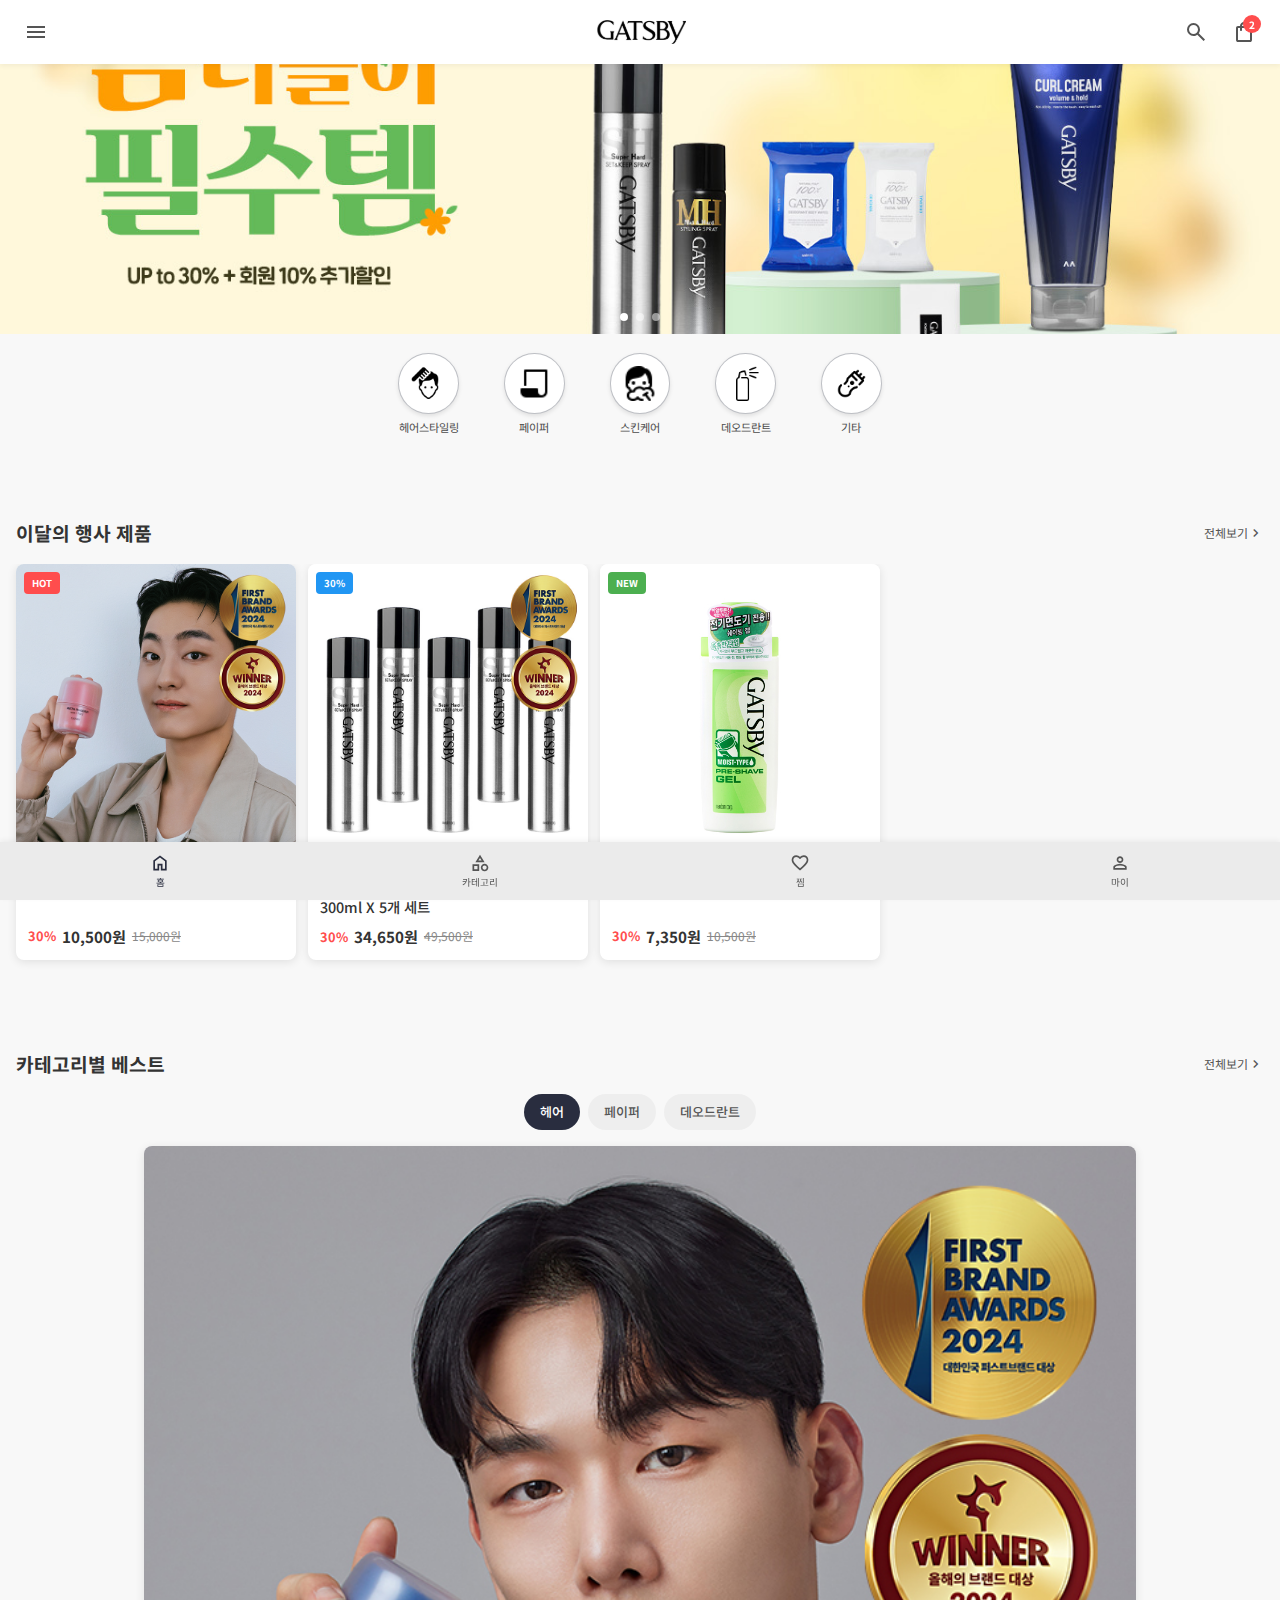
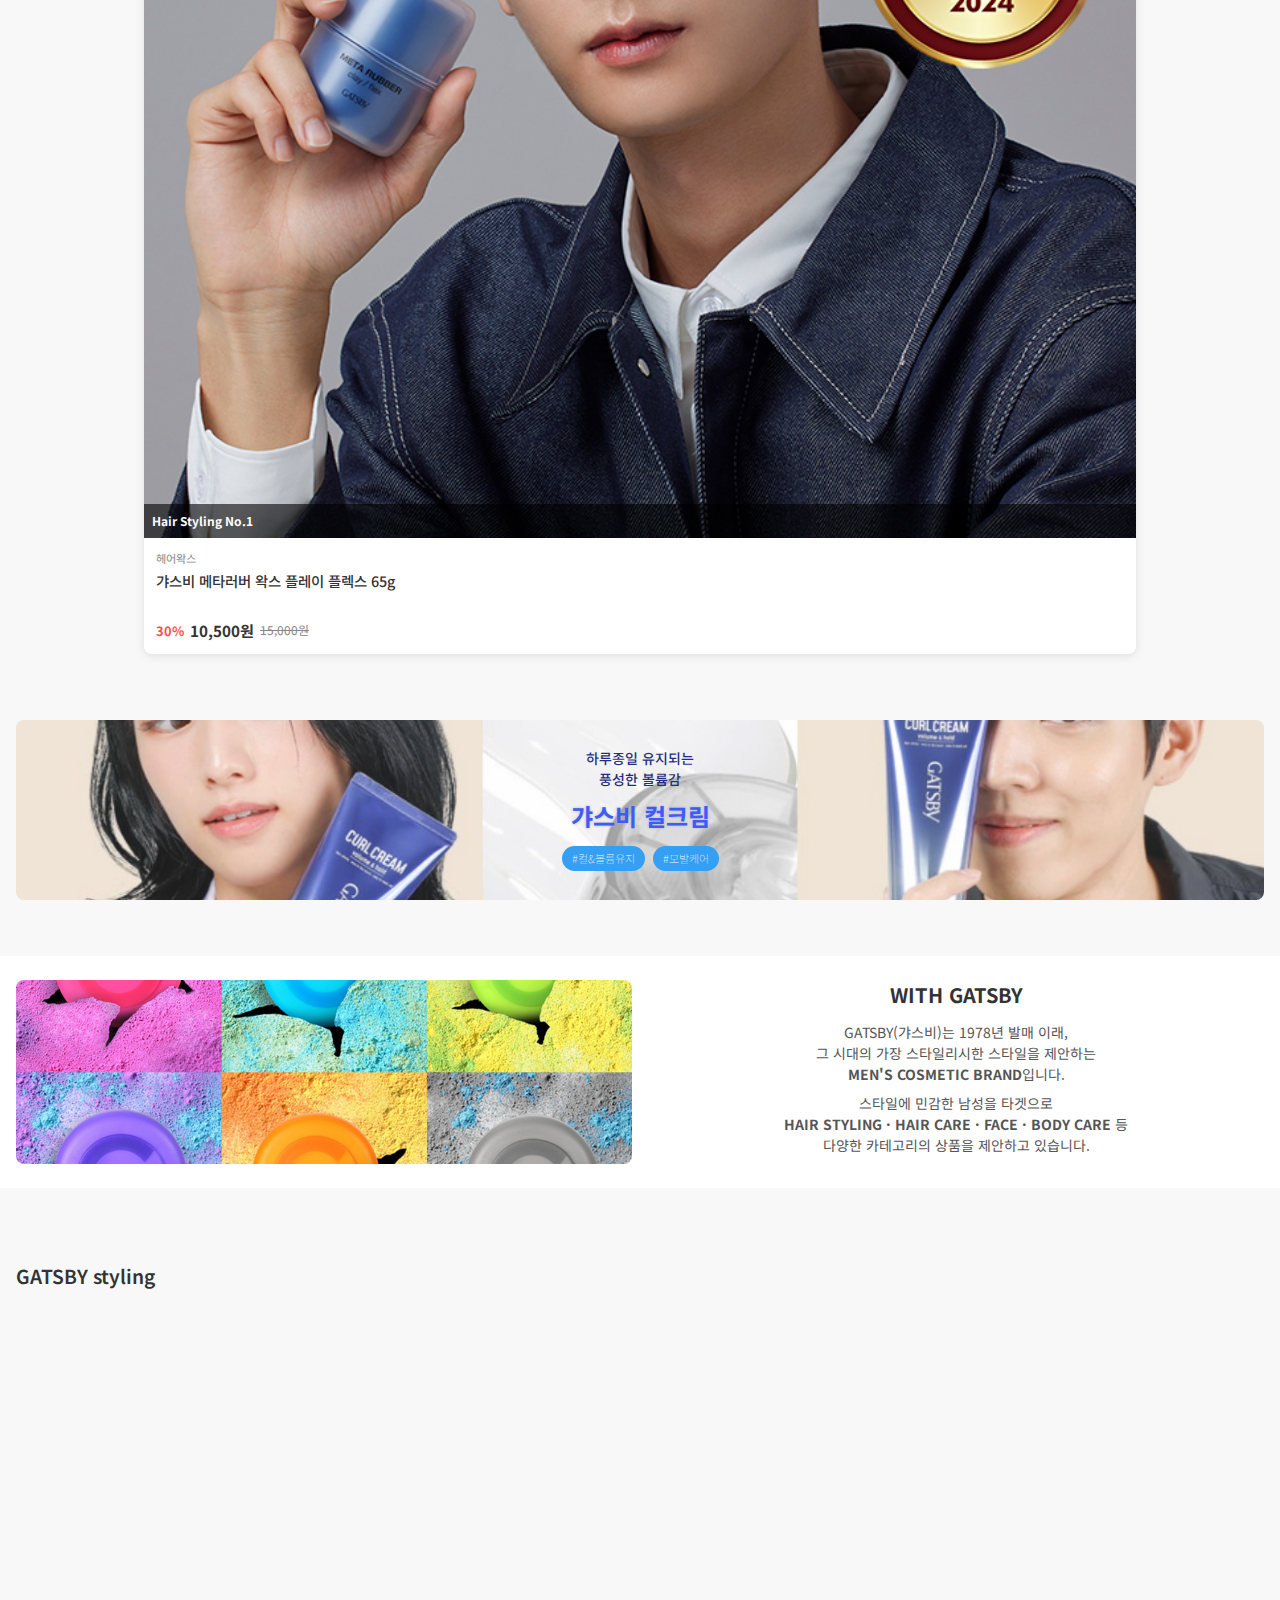
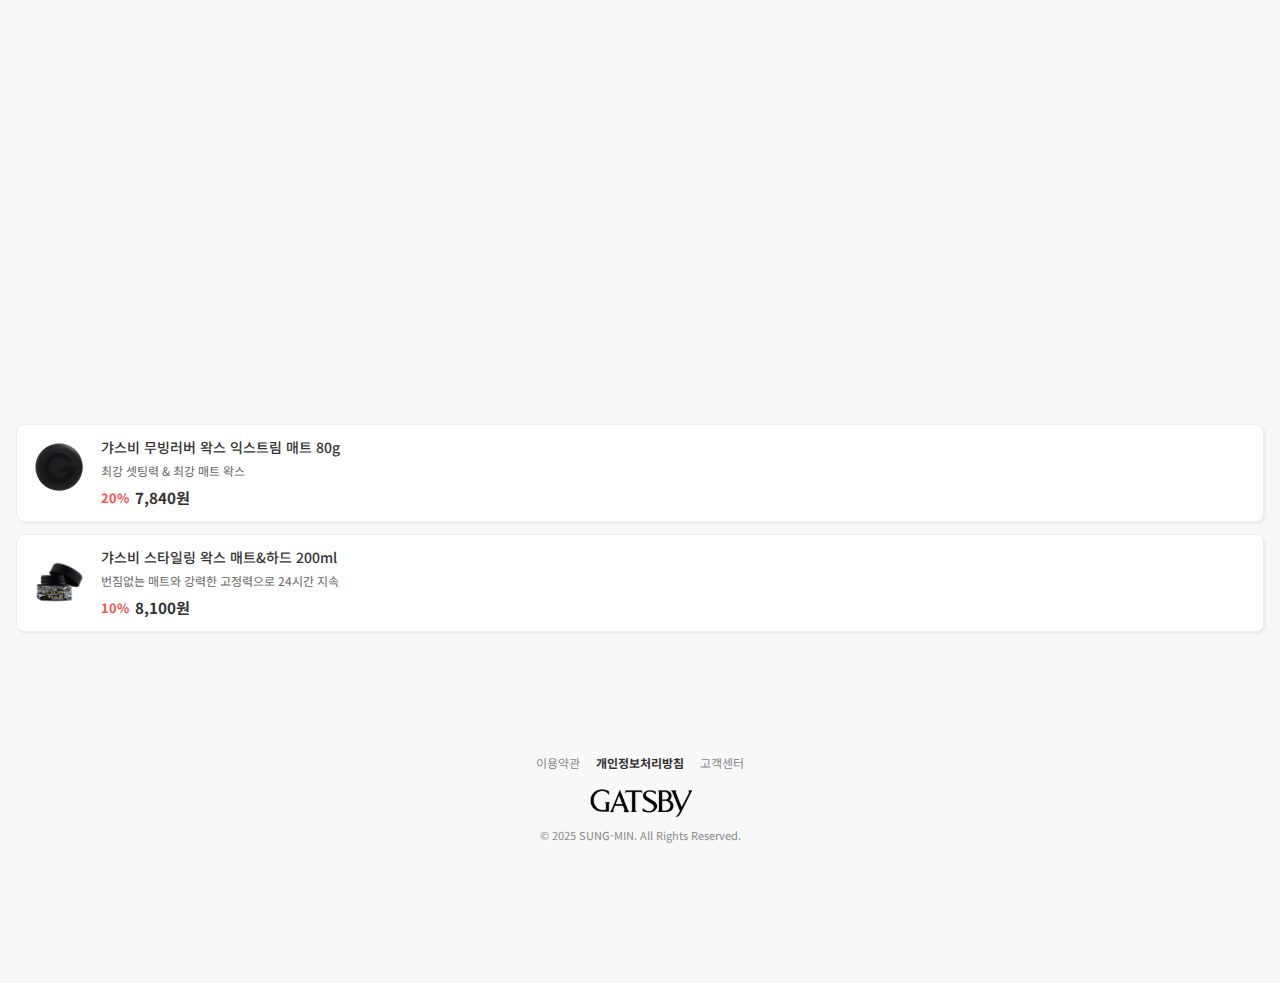
<file: project2mobile/index.html>
<!DOCTYPE html>
<html lang="ko">
  <head>
    <meta charset="UTF-8" />
    <meta
      name="viewport"
      content="width=device-width, initial-scale=1.0, maximum-scale=1.0, user-scalable=no"
    />
    <title>gatsby page</title>
    <!-- 기본 폰트 -->
    <link rel="preconnect" href="https://fonts.googleapis.com" />
    <link rel="preconnect" href="https://fonts.gstatic.com" crossorigin />
    <link
      href="https://fonts.googleapis.com/css2?family=Noto+Sans+KR:wght@400;500;700&display=swap"
      rel="stylesheet"
    />
    <!-- 아이콘 폰트 -->
    <link
      rel="stylesheet"
      href="https://fonts.googleapis.com/css2?family=Material+Symbols+Outlined:opsz,wght,FILL,GRAD@20..48,100..700,0..1,-50..200"
    />
    <link
      rel="stylesheet"
      href="https://cdnjs.cloudflare.com/ajax/libs/font-awesome/6.4.2/css/all.min.css"
    />
    <!-- 스와이퍼 -->
    <link
      rel="stylesheet"
      href="https://cdn.jsdelivr.net/npm/swiper@11/swiper-bundle.min.css"
    />
    <!-- 커스텀 스타일 -->
    <link rel="stylesheet" href="styles.css" />
    <!-- 스크립트 -->
    <script src="script.js" defer></script>
    <script
      src="https://cdn.jsdelivr.net/npm/swiper@11/swiper-bundle.min.js"
      defer
    ></script>
  </head>
  <body>
    <div class="wrap">
      <!-- 모바일 헤더 -->
      <header class="app-header">
        <div class="header-container">
          <button class="menu-toggle" aria-label="메뉴 열기">
            <span class="material-symbols-outlined">menu</span>
          </button>
          <h1 class="app-logo">
            <a href="index.html"><img src="images/logo.svg" /></a>
          </h1>
          <div class="header-actions">
            <button class="action-btn search-toggle" aria-label="검색">
              <span class="material-symbols-outlined">search</span>
            </button>
            <a href="#" class="action-btn" aria-label="장바구니">
              <span class="material-symbols-outlined">shopping_bag</span>
              <span class="badge">2</span>
            </a>
          </div>
        </div>

        <!-- 검색바 -->
        <div class="search-bar">
          <div class="search-container">
            <input type="text" placeholder="검색어를 입력하세요" />
            <button class="search-btn" aria-label="검색">
              <span class="material-symbols-outlined">search</span>
            </button>
            <button class="search-close" aria-label="검색 닫기">
              <span class="material-symbols-outlined">close</span>
            </button>
          </div>
        </div>
      </header>

      <!-- 사이드 메뉴 -->
      <div class="side-menu-overlay"></div>
      <nav class="side-menu">
        <div class="side-menu-header">
          <button class="menu-close" aria-label="메뉴 닫기">
            <span class="material-symbols-outlined">close</span>
          </button>
          <div class="user-profile">
            <div class="profile-img">
              <span class="material-symbols-outlined">person</span>
            </div>
            <div class="profile-info">
              <p class="welcome">안녕하세요!</p>
              <a href="#" class="login-btn">로그인/회원가입</a>
            </div>
          </div>
        </div>

        <ul class="side-menu-list">
          <li class="menu-item">
            <a href="#" class="menu-link">홈</a>
          </li>
          <li class="menu-item has-submenu">
            <a href="#" class="menu-link">헤어스타일링</a>
            <button class="submenu-toggle">
              <span class="material-symbols-outlined">add</span>
            </button>
            <ul class="submenu">
              <li><a href="products.html?category=헤어왁스">헤어왁스</a></li>
              <li><a href="products.html?category=헤어케어">헤어케어</a></li>
              <li>
                <a href="products.html?category=헤어스프레이">헤어스프레이</a>
              </li>
              <li><a href="products.html?category=헤어젤">헤어젤</a></li>
              <li><a href="products.html?category=폼">폼</a></li>
              <li><a href="products.html?category=소품/기타">소품/기타</a></li>
            </ul>
          </li>
          <li class="menu-item has-submenu">
            <a href="#" class="menu-link">페이퍼</a>
            <button class="submenu-toggle">
              <span class="material-symbols-outlined">add</span>
            </button>
            <ul class="submenu">
              <li><a href="products.html?category=기름종이">기름종이</a></li>
              <li>
                <a href="products.html?category=훼이셜 페이퍼">훼이셜 페이퍼</a>
              </li>
              <li>
                <a href="products.html?category=바디 페이퍼">바디 페이퍼</a>
              </li>
            </ul>
          </li>
          <li class="menu-item has-submenu">
            <a href="#" class="menu-link">스킨케어</a>
            <button class="submenu-toggle">
              <span class="material-symbols-outlined">add</span>
            </button>
            <ul class="submenu">
              <li><a href="products.html?category=쉐이빙">쉐이빙</a></li>
            </ul>
          </li>
          <li class="menu-item has-submenu">
            <a href="#" class="menu-link">데오드란트</a>
            <button class="submenu-toggle">
              <span class="material-symbols-outlined">add</span>
            </button>
            <ul class="submenu">
              <li>
                <a href="products.html?category=바디 페이퍼">바디 페이퍼</a>
              </li>
              <li>
                <a href="products.html?category=데오드란트 롤온"
                  >데오드란트 롤온</a
                >
              </li>
              <li>
                <a href="products.html?category=데오드란트 스프레이"
                  >데오드란트 스프레이</a
                >
              </li>
              <li><a href="products.html?category=샤워코롱">샤워코롱</a></li>
            </ul>
          </li>
          <li class="menu-item">
            <a href="#" class="menu-link">기타</a>
          </li>
        </ul>

        <div class="side-menu-footer">
          <div class="menu-contact">
            <h4>고객센터</h4>
            <a href="tel:080-356-2222" class="phone">080-356-2222</a>
            <p class="hours">평일 09:00 - 18:00</p>
          </div>
          <div class="social-links">
            <a href="#" aria-label="Facebook"
              ><i class="fa-brands fa-facebook-f"></i
            ></a>
            <a href="#" aria-label="Instagram"
              ><i class="fa-brands fa-instagram"></i
            ></a>
            <a href="#" aria-label="Youtube"
              ><i class="fa-brands fa-youtube"></i
            ></a>
          </div>
        </div>
      </nav>

      <!-- 메인 콘텐츠 -->
      <main class="app-main">
        <!-- 히어로 섹션 -->
        <section class="hero-section">
          <div class="swiper app-swiper">
            <div class="swiper-wrapper">
              <div
                class="swiper-slide"
                style="background-color: rgb(251, 252, 210)"
              >
                <img src="images/메인 배너.jpg" alt="메인 배너 1" />
              </div>
              <div class="swiper-slide" style="background-color: rgb(3, 3, 3)">
                <img src="images/메인 배너3.jpg" alt="메인 배너 2" />
              </div>
              <div
                class="swiper-slide"
                style="background-color: rgb(75, 23, 23)"
              >
                <img src="images/메인배너2.png" alt="메인 배너 3" />
              </div>
            </div>
            <div class="swiper-pagination"></div>
          </div>
        </section>

        <!-- 카테고리 섹션 -->
        <section class="category-section">
          <div class="category-grid">
            <a href="products.html?category=헤어스타일링" class="category-item">
              <div class="category-icon">
                <img src="images/c1.png" alt="헤어스타일링" />
              </div>
              <span>헤어스타일링</span>
            </a>
            <a href="products.html?category=페이퍼" class="category-item">
              <div class="category-icon">
                <img src="images/c2.png" alt="페이퍼" />
              </div>
              <span>페이퍼</span>
            </a>
            <a href="products.html?category=스킨케어" class="category-item">
              <div class="category-icon">
                <img src="images/c3.png" alt="스킨&바디케어" />
              </div>
              <span>스킨케어</span>
            </a>

            <a href="products.html?category=데오드란트" class="category-item">
              <div class="category-icon">
                <img src="images/c5.png" alt="데오드란트" width="70%" />
              </div>
              <span>데오드란트</span>
            </a>
            <a href="products.html?category=기타" class="category-item">
              <div class="category-icon">
                <img src="images/c6.png" alt="기타" />
              </div>
              <span>기타</span>
            </a>
          </div>
        </section>

        <!-- 이달의 행사 제품 -->
        <section class="product-section">
          <div class="section-header">
            <h2 class="section-title">이달의 행사 제품</h2>
            <a href="products.html" class="view-all"
              >전체보기
              <span class="material-symbols-outlined">chevron_right</span></a
            >
          </div>

          <div class="product-scroll">
            <div class="product-card">
              <div
                class="product-img"
                style="background-image: url('images/mon1.jpg')"
              >
                <div class="product-badge hot">HOT</div>
              </div>
              <div class="product-details">
                <p class="product-category">헤어왁스</p>
                <h3 class="product-name">갸스비 메타러버 왁스 하드 65g</h3>
                <div class="product-price">
                  <span class="discount">30%</span>
                  <span class="current-price">10,500원</span>
                  <span class="original-price">15,000원</span>
                </div>
              </div>
            </div>

            <div class="product-card">
              <div
                class="product-img"
                style="background-image: url('images/mon2.jpg')"
              >
                <div class="product-badge sale">30%</div>
              </div>
              <div class="product-details">
                <p class="product-category">헤어스프레이</p>
                <h3 class="product-name">
                  갸스비 셋&킵 대용량 스프레이 슈퍼하드 300ml X 5개 세트
                </h3>
                <div class="product-price">
                  <span class="discount">30%</span>
                  <span class="current-price">34,650원</span>
                  <span class="original-price">49,500원</span>
                </div>
              </div>
            </div>

            <div class="product-card">
              <div
                class="product-img"
                style="background-image: url('images/mon31.jpg')"
              >
                <div class="product-badge new">NEW</div>
              </div>
              <div class="product-details">
                <p class="product-category">쉐이빙</p>
                <h3 class="product-name">갸스비 쉐이빙 젤/폼 3종</h3>
                <div class="product-price">
                  <span class="discount">30%</span>
                  <span class="current-price">7,350원</span>
                  <span class="original-price">10,500원</span>
                </div>
              </div>
            </div>
          </div>
        </section>

        <!-- 카테고리별 베스트 제품 -->
        <section class="product-section">
          <div class="section-header">
            <h2 class="section-title">카테고리별 베스트</h2>
            <a href="products.html" class="view-all"
              >전체보기
              <span class="material-symbols-outlined">chevron_right</span></a
            >
          </div>

          <!-- 스와이퍼 대신 탭 메뉴로 구현 -->
          <div class="category-tabs">
            <button class="tab-btn active" data-category="hair">헤어</button>
            <button class="tab-btn" data-category="paper">페이퍼</button>
            <button class="tab-btn" data-category="deodorant">
              데오드란트
            </button>
          </div>

          <div class="tab-content active" id="hair-tab">
            <div class="product-card featured">
              <div
                class="product-img"
                style="background-image: url('images/best11.jpg')"
              >
                <div class="category-label">Hair Styling No.1</div>
              </div>
              <div class="product-details">
                <p class="product-category">헤어왁스</p>
                <h3 class="product-name">
                  갸스비 메타러버 왁스 플레이 플렉스 65g
                </h3>
                <div class="product-price">
                  <span class="discount">30%</span>
                  <span class="current-price">10,500원</span>
                  <span class="original-price">15,000원</span>
                </div>
              </div>
            </div>
          </div>

          <div class="tab-content" id="paper-tab">
            <div class="product-card featured">
              <div
                class="product-img"
                style="background-image: url('images/best21.jpg')"
              >
                <div class="category-label">Oil Paper No.1</div>
              </div>
              <div class="product-details">
                <p class="product-category">페이퍼</p>
                <h3 class="product-name">갸스비 기름종이 필름 타입 70매 2팩</h3>
                <div class="product-price">
                  <span class="discount">20%</span>
                  <span class="current-price">5,840원</span>
                  <span class="original-price">7,300원</span>
                </div>
              </div>
            </div>
          </div>

          <div class="tab-content" id="deodorant-tab">
            <div class="product-card featured">
              <div
                class="product-img"
                style="background-image: url('images/best31.jpg')"
              >
                <div class="category-label">Deodorant No.1</div>
              </div>
              <div class="product-details">
                <p class="product-category">데오드란트</p>
                <h3 class="product-name">갸스비 샤워코롱 스위티아쿠아 60ml</h3>
                <div class="product-price">
                  <span class="discount">30%</span>
                  <span class="current-price">9,100원</span>
                  <span class="original-price">13,000원</span>
                </div>
              </div>
            </div>
          </div>
        </section>

        <!-- 프로모션 배너 -->
        <section class="promo-banner">
          <a href="#">
            <div
              class="banner-content"
              style="background-image: url('images/culc2.jpg')"
            >
              <div class="banner-text">
                <p>
                  하루종일 유지되는<br />
                  풍성한 볼륨감
                </p>
                <h3>갸스비 컬크림</h3>
                <div class="banner-tags">
                  <span>#컬&볼륨유지</span>
                  <span>#모발케어</span>
                </div>
              </div>
            </div>
          </a>
        </section>

        <!-- 브랜드 소개 -->
        <section class="brand-section">
          <div class="brand-content">
            <div
              class="brand-img"
              style="background-image: url('images/갸스비\ 소개.jpg')"
            ></div>
            <div class="brand-info">
              <h2>WITH GATSBY</h2>
              <p>
                GATSBY(갸스비)는 1978년 발매 이래, <br />그 시대의 가장
                스타일리시한 스타일을 제안하는 <br /><strong
                  >MEN'S COSMETIC BRAND</strong
                >입니다.
              </p>
              <p>
                스타일에 민감한 남성을 타겟으로<br />
                <strong>HAIR STYLING · HAIR CARE · FACE · BODY CARE</strong>
                등<br />
                다양한 카테고리의 상품을 제안하고 있습니다.
              </p>
            </div>
          </div>
        </section>

        <!-- 스타일링 팁 & 동영상 -->
        <section class="styling-section">
          <h2 class="section-title">GATSBY styling</h2>
          <div class="video-container">
            <iframe
              width="100%"
              height="100%"
              src="https://www.youtube.com/embed/6GxHf8BSK-o"
              title="YouTube video player"
              frameborder="0"
              allow="accelerometer; autoplay; clipboard-write; encrypted-media; gyroscope; picture-in-picture; web-share"
              allowfullscreen
            ></iframe>
          </div>

          <div class="styling-products">
            <a href="#" class="styling-product">
              <div class="product-img2">
                <img
                  src="images/style2.jpg"
                  alt="갸스비 무빙러버 왁스 익스트림 매트 80g"
                />
              </div>
              <div class="product-info">
                <h3>갸스비 무빙러버 왁스 익스트림 매트 80g</h3>
                <p class="product-desc">최강 셋팅력 & 최강 매트 왁스</p>
                <div class="product-price">
                  <span class="discount">20%</span>
                  <span class="current-price">7,840원</span>
                </div>
              </div>
            </a>

            <a href="#" class="styling-product">
              <div class="product-img2">
                <img
                  src="images/style1.jpg"
                  alt="갸스비 스타일링 왁스 매트&하드 200ml"
                />
              </div>
              <div class="product-info">
                <h3>갸스비 스타일링 왁스 매트&하드 200ml</h3>
                <p class="product-desc">
                  번짐없는 매트와 강력한 고정력으로 24시간 지속
                </p>
                <div class="product-price">
                  <span class="discount">10%</span>
                  <span class="current-price">8,100원</span>
                </div>
              </div>
            </a>
          </div>
        </section>
      </main>

      <!-- 바텀 네비게이션 -->
      <nav class="bottom-nav">
        <a href="#" class="nav-item active">
          <span class="material-symbols-outlined">home</span>
          <span class="nav-text">홈</span>
        </a>
        <a href="#" class="nav-item">
          <span class="material-symbols-outlined">category</span>
          <span class="nav-text">카테고리</span>
        </a>
        <a href="#" class="nav-item">
          <span class="material-symbols-outlined">favorite</span>
          <span class="nav-text">찜</span>
        </a>
        <a href="#" class="nav-item">
          <span class="material-symbols-outlined">person</span>
          <span class="nav-text">마이</span>
        </a>
      </nav>

      <!-- 푸터 -->
      <footer class="app-footer">
        <div class="footer-links">
          <a href="#">이용약관</a>
          <a href="#" class="primary">개인정보처리방침</a>
          <a href="#">고객센터</a>
        </div>
        <div class="company-info">
          <p class="company-name"><img src="images/logo.svg" /></p>
          <p class="copyright">© 2025 SUNG-MIN. All Rights Reserved.</p>
        </div>
      </footer>
    </div>
  </body>
</html>
</file>
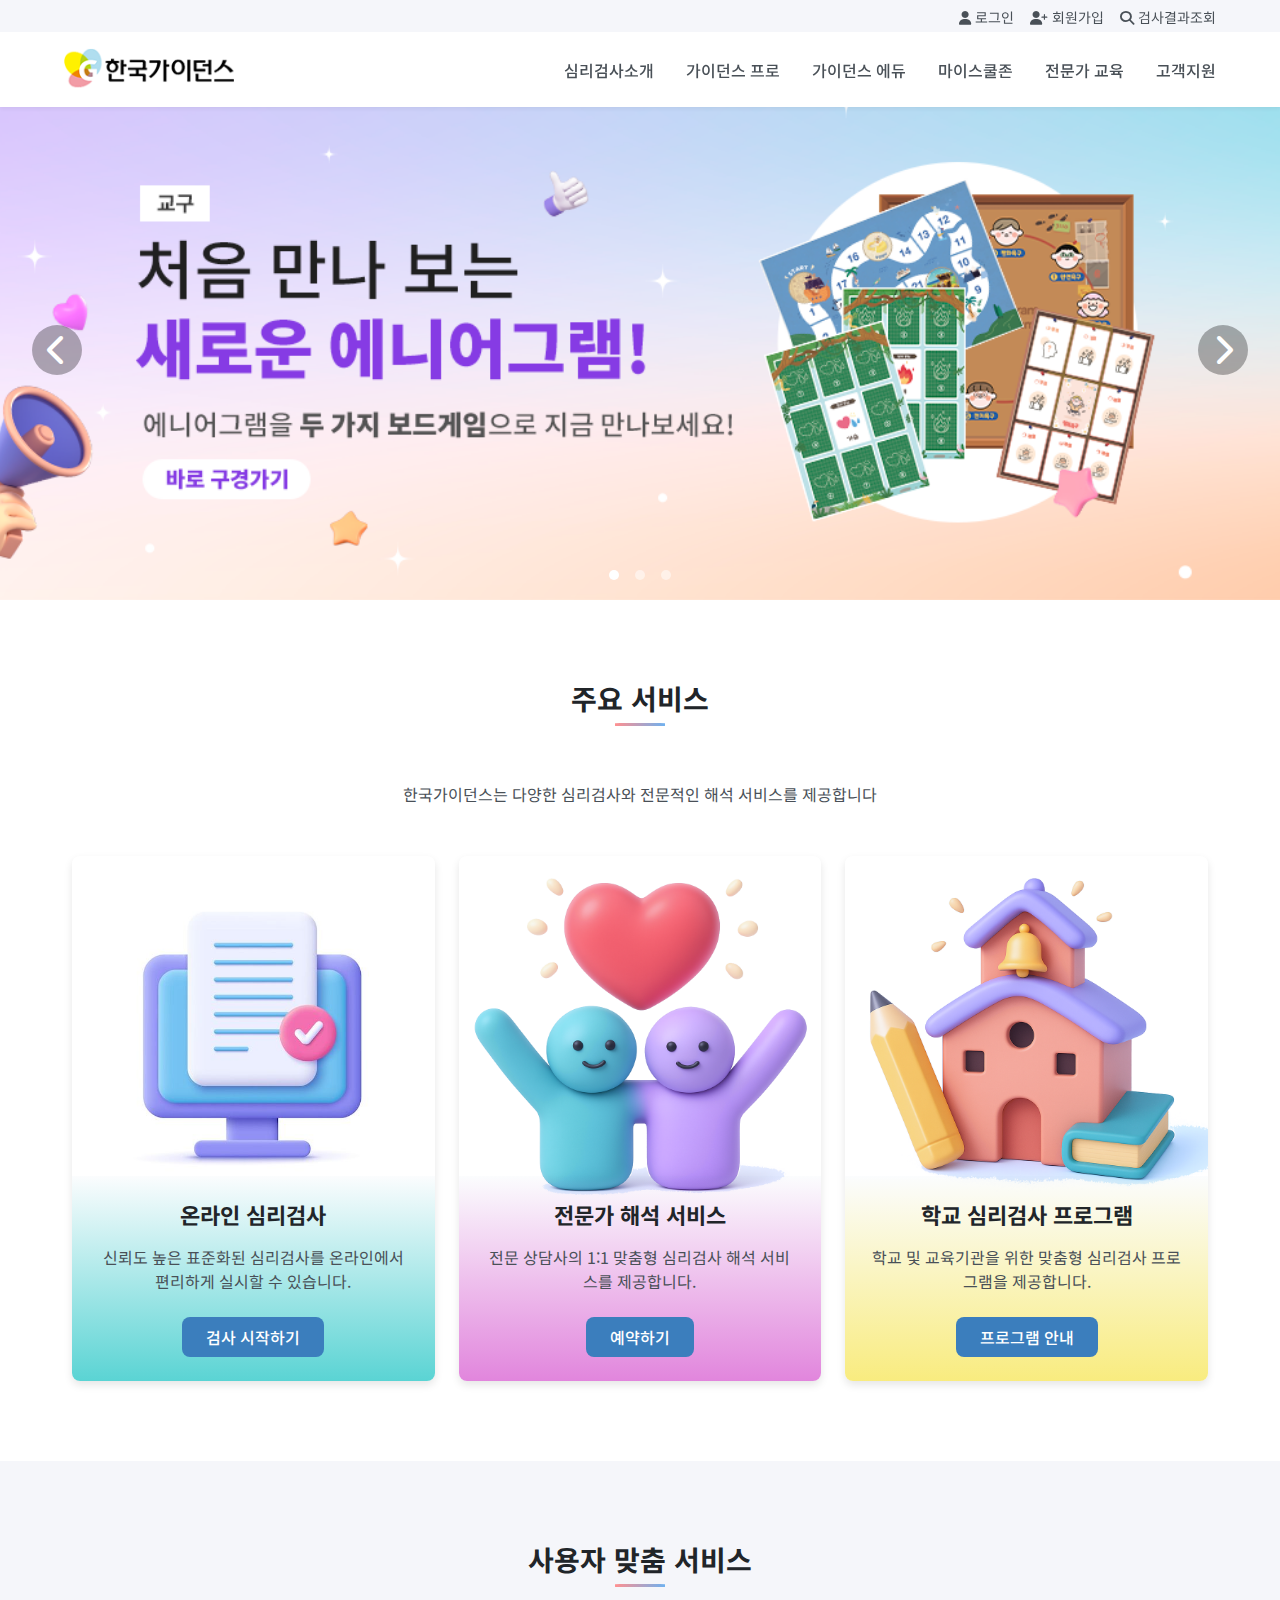
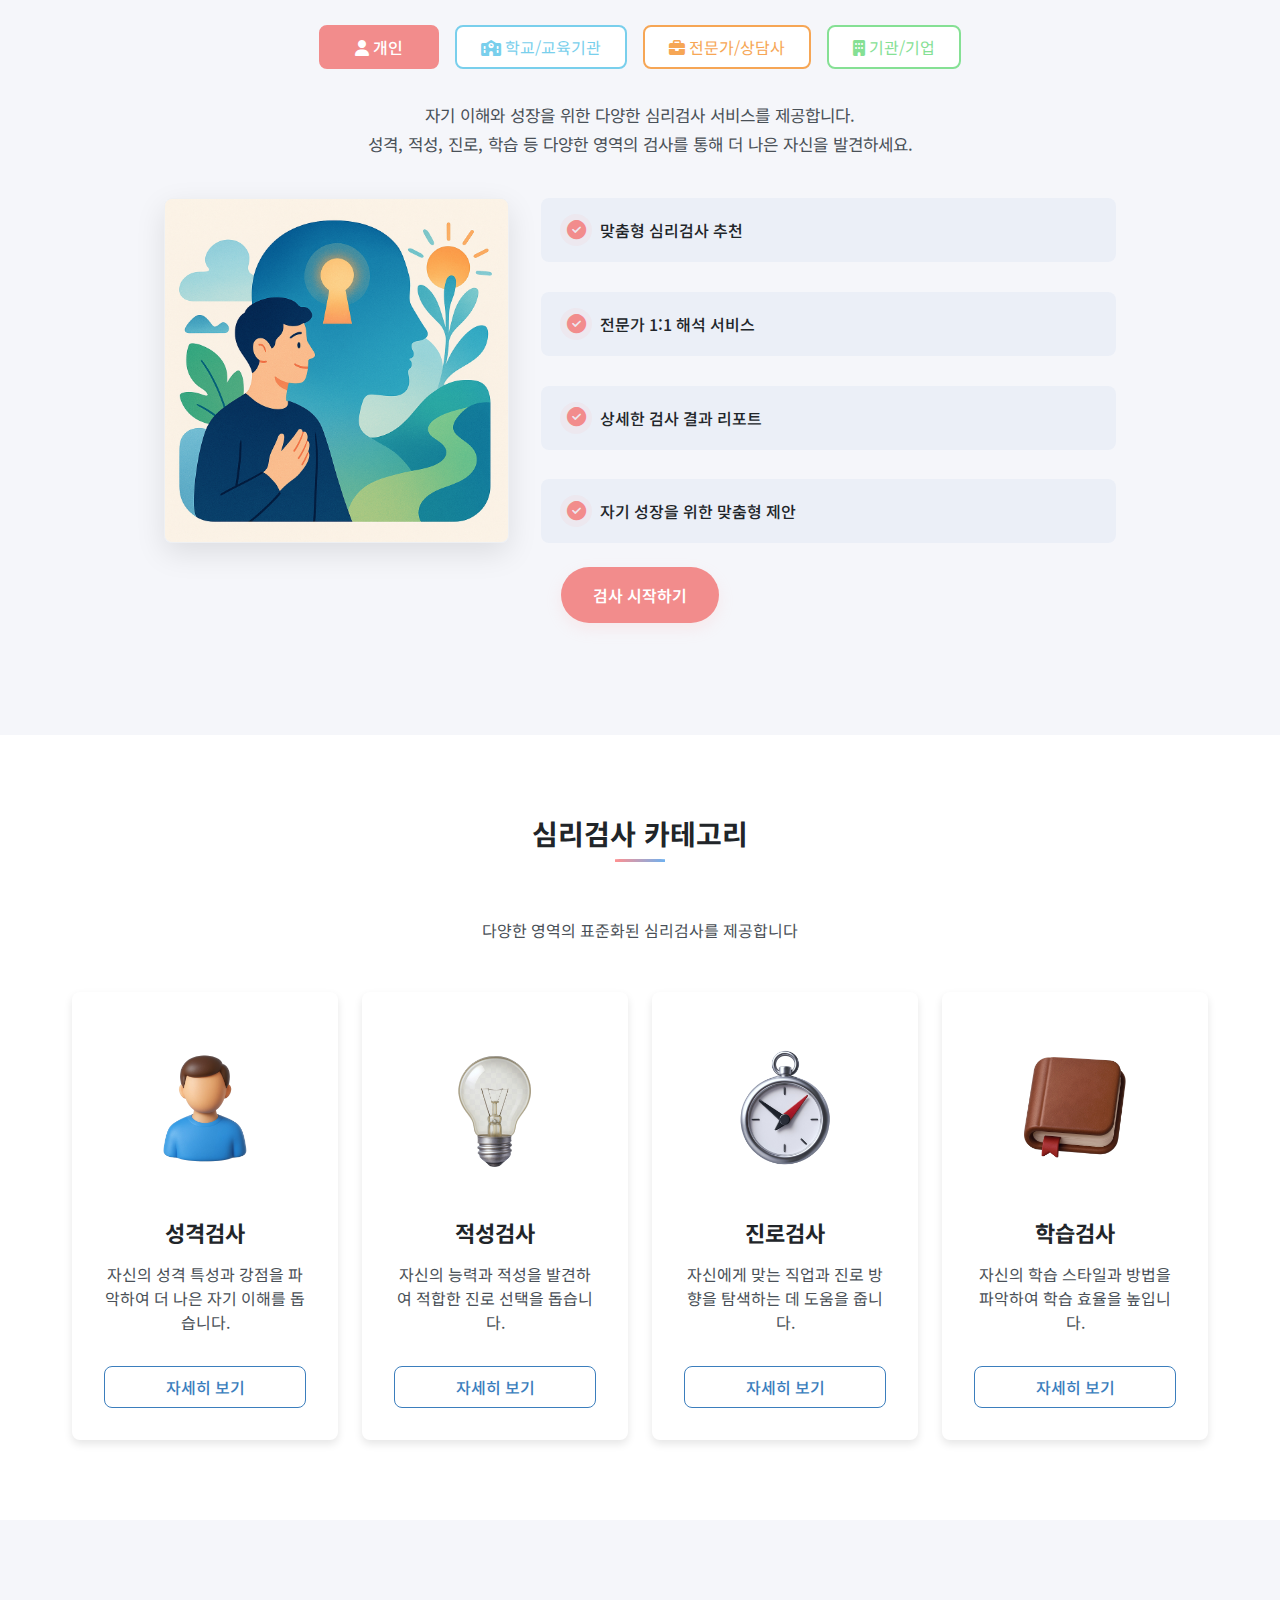
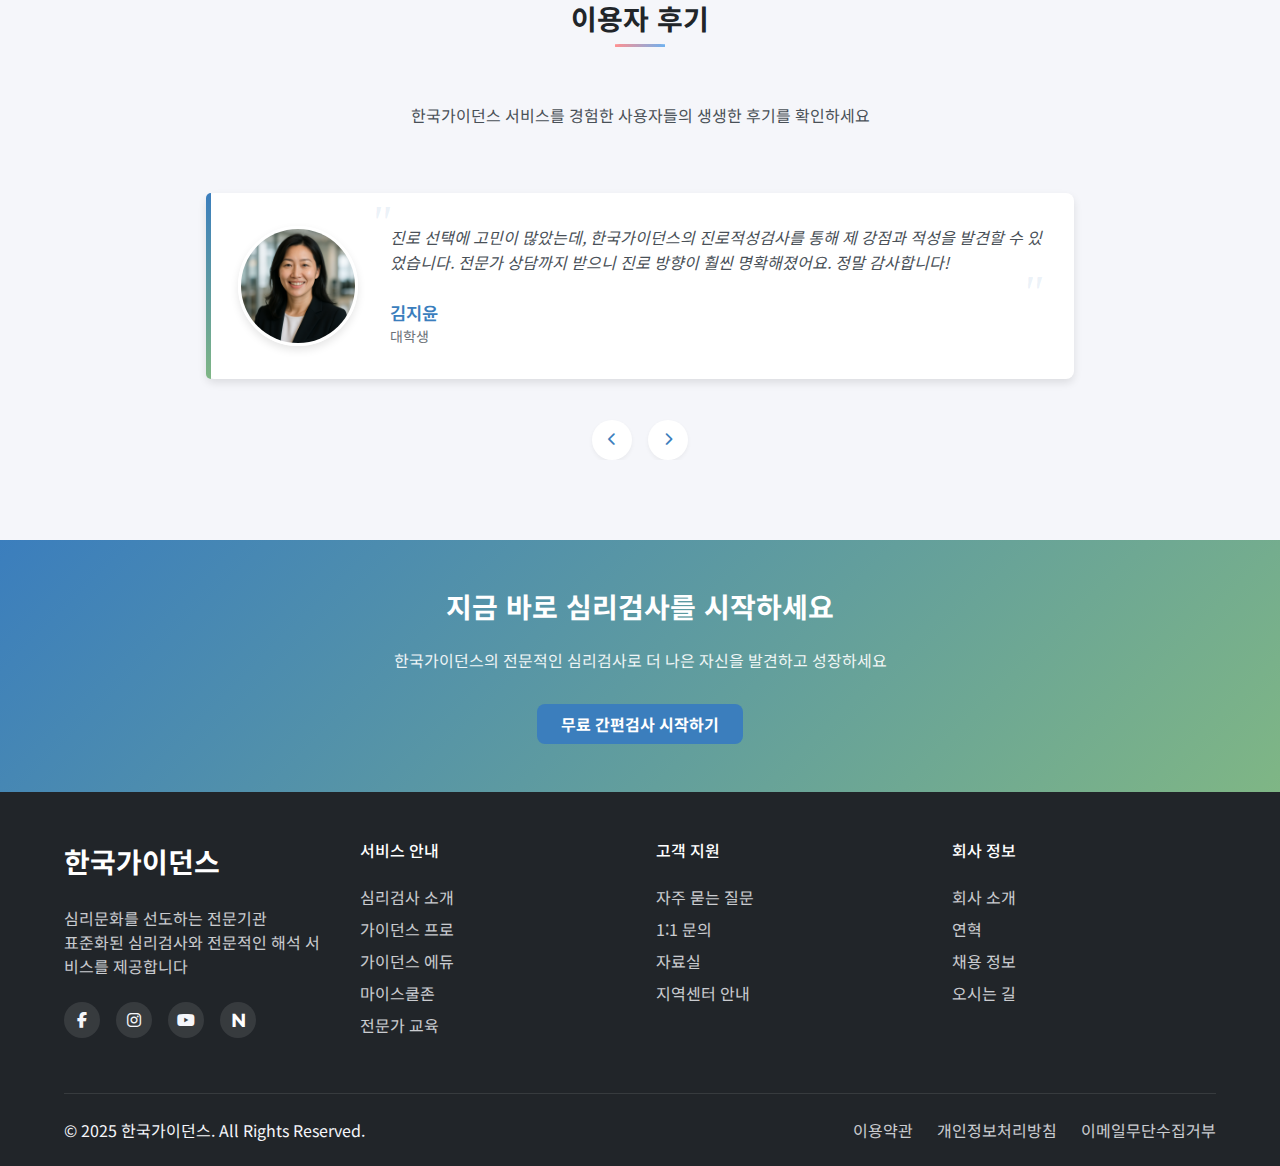
<file: project_koreaguidance_250522/index.html>
<!DOCTYPE html>
<html lang="ko">
  <head>
    <meta charset="UTF-8" />
    <meta name="viewport" content="width=device-width, initial-scale=1.0" />
    <title>한국가이던스 - 심리문화를 선도하는 전문기관</title>
    <link rel="preconnect" href="https://fonts.googleapis.com" />
    <link rel="preconnect" href="https://fonts.gstatic.com" crossorigin />
    <link
      href="https://fonts.googleapis.com/css2?family=Noto+Sans+KR:wght@400;500;700&family=Open+Sans:wght@400;600;700&family=Montserrat:wght@600;700&display=swap"
      rel="stylesheet"
    />
    <link
      rel="stylesheet"
      href="https://cdnjs.cloudflare.com/ajax/libs/font-awesome/6.4.0/css/all.min.css"
    />
    <style>
      :root {
        /* 주요 색상 */
        --primary-blue: #3b7ebd;
        --primary-blue-dark: #2e6ca6;
        --secondary-green: #7fb685;
        --secondary-green-dark: #6ba372;
        --accent-orange: #f79256;
        --accent-orange-dark: #e57d45;

        /* 중립 색상 */
        --white: #ffffff;
        --light-gray: #f5f6fa;
        --mid-gray: #dee2e6;
        --dark-gray: #495057;
        --charcoal: #212529;

        /* 폰트 크기 */
        --font-xl: 2.25rem;
        --font-lg: 1.75rem;
        --font-md: 1.375rem;
        --font-base: 1rem;
        --font-sm: 0.875rem;

        /* 간격 */
        --space-xs: 0.25rem;
        --space-sm: 0.5rem;
        --space-md: 1rem;
        --space-lg: 1.5rem;
        --space-xl: 2rem;
        --space-xxl: 3rem;

        /* 반지름 */
        --radius-sm: 4px;
        --radius-md: 8px;
        --radius-lg: 12px;

        /* 그림자 */
        --shadow-sm: 0 2px 4px rgba(0, 0, 0, 0.05);
        --shadow-md: 0 4px 8px rgba(0, 0, 0, 0.1);
        --shadow-lg: 0 8px 16px rgba(0, 0, 0, 0.1);

        /* 개인 탭 테마 색상 (연한 빨강 계열) */
        --theme-individual-primary: hsl(0, 80%, 75%);
        --theme-individual-primary-dark: hsl(0, 80%, 65%);
        --theme-individual-primary-rgb: 255, 179, 179; /* HSL(0, 80%, 75%) to RGB */
        --theme-individual-text: #fff;

        /* 학교/교육기관 탭 테마 색상 (하늘색 계열) */
        --theme-school-primary: hsl(195, 75%, 70%);
        --theme-school-primary-dark: hsl(195, 75%, 60%);
        --theme-school-primary-rgb: 140, 213, 230; /* HSL(195, 75%, 70%) to RGB */
        --theme-school-text: #fff;

        /* 전문가/상담사 탭 테마 색상 (주황색 계열) */
        --theme-professional-primary: hsl(30, 90%, 65%);
        --theme-professional-primary-dark: hsl(30, 90%, 55%);
        --theme-professional-primary-rgb: 255, 168, 102; /* HSL(30, 90%, 65%) to RGB */
        --theme-professional-text: #fff;

        /* 기관/기업 탭 테마 색상 (초록 계열) */
        --theme-company-primary: hsl(130, 60%, 70%);
        --theme-company-primary-dark: hsl(130, 60%, 60%);
        --theme-company-primary-rgb: 140, 217, 153; /* HSL(130, 60%, 70%) to RGB */
        --theme-company-text: #fff;
      }

      * {
        margin: 0;
        padding: 0;
        box-sizing: border-box;
      }

      body {
        font-family: "Noto Sans KR", "Open Sans", sans-serif;
        color: var(--dark-gray);
        line-height: 1.5;
        background-color: var(--white);
      }

      h1,
      h2,
      h3,
      h4,
      h5,
      h6 {
        font-family: "Noto Sans KR", "Montserrat", sans-serif;
        font-weight: 700;
        color: var(--charcoal);
        line-height: 1.3;
      }

      a {
        text-decoration: none;
        color: inherit;
        transition: color 0.3s;
      }

      ul {
        list-style-type: none;
      }

      img {
        max-width: 100%;
        height: auto;
      }

      .container {
        width: 100%;
        max-width: 1200px;
        margin: 0 auto;
        padding: 0 var(--space-lg);
      }

      /* 섹션용 컨테이너에 카드 스타일 적용 */
      .container-card {
        padding: var(--space-xl);
      }

      /* 헤더용 컨테이너 */
      .header-container {
        width: 100%;
        max-width: 1200px;
        margin: 0 auto;
        padding: 0 var(--space-lg);
      }

      .btn {
        display: inline-block;
        padding: var(--space-sm) var(--space-lg);
        border-radius: var(--radius-md);
        font-weight: 500;
        text-align: center;
        cursor: pointer;
        transition: all 0.3s;
        border: none;
        font-size: var(--font-base);
      }

      .btn-primary {
        background-color: var(--primary-blue);
        color: var(--white);
      }

      .btn-primary:hover {
        background-color: var(--primary-blue-dark);
      }

      .btn-secondary {
        background-color: var(--white);
        color: var(--primary-blue);
        border: 1px solid var(--primary-blue);
      }

      .btn-secondary:hover {
        background-color: var(--primary-blue);
        color: var(--white);
      }

      .btn-accent {
        background-color: var(--primary-blue);
        color: var(--white);
        font-weight: bold;
      }

      .btn-accent:hover {
        background-color: var(--primary-blue-dark);
        transform: scale(1.05);
      }

      /* 헤더 스타일 */
      .header {
        position: fixed;
        top: 0;
        left: 0;
        right: 0;
        background-color: var(--white);
        box-shadow: var(--shadow-sm);
        z-index: 1000;
      }

      .header-top {
        background-color: var(--light-gray);
        padding: var(--space-xs) 0;
      }

      .header-top ul {
        display: flex;
        justify-content: flex-end;
        gap: var(--space-md);
      }

      .header-top a {
        font-size: var(--font-sm);
        color: var(--dark-gray);
      }

      .header-top a:hover {
        color: var(--primary-blue);
      }

      .header-main {
        display: flex;
        justify-content: space-between;
        align-items: center;
      }

      .logo {
        display: flex;
        align-items: center;
        gap: var(--space-sm);
      }

      .logo img {
        height: 75px;
        width: auto;
      }

      .nav-main {
        display: flex;
        gap: var(--space-xl);
      }

      .nav-main-item {
        position: relative;
        font-weight: 500;
      }

      .nav-main-item > a {
        padding: var(--space-md) 0;
      }

      .nav-main-item:hover > li {
        color: var(--primary-blue);
      }

      .dropdown {
        position: absolute;
        top: 100%;
        left: 0;
        background-color: var(--white);
        box-shadow: var(--shadow-md);
        min-width: 160px;
        border-radius: var(--radius-md);
        opacity: 0;
        visibility: hidden;
        transform: translateY(10px);
        transition: all 0.3s;
        z-index: 100;
      }

      .nav-main-item:hover .dropdown {
        opacity: 1;
        visibility: visible;
        transform: translateY(0);
      }

      .dropdown-item {
        padding: 1rem;
        width: 100%;
        border-bottom: 1px solid var(--light-gray);
      }

      .dropdown-item:last-child {
        border-bottom: none;
      }

      .dropdown-item:hover {
        color: var(--primary-blue);
        background-color: var(--light-gray);
      }

      .mobile-nav-toggle {
        display: none;
        font-size: 1.5rem;
        background: none;
        border: none;
        color: var(--dark-gray);
        cursor: pointer;
      }

      /* 히어로 섹션 */
      .hero {
        padding-top: 100px;
        padding-bottom: 0;
        background: none;
        width: 100%;
        overflow: hidden;
      }

      .hero-slider {
        position: relative;
        width: 100%;
        height: 500px;
        overflow: hidden;
        background-color: #f5f5f5;
      }

      .hero-slider-track {
        position: absolute;
        top: 0;
        left: 0;
        width: 300%;
        height: 100%;
        display: flex;
        transition: transform 0.5s ease;
      }

      .hero-slide {
        width: 33.333%;
        height: 100%;
        position: relative;
        background-color: #f5f5f5;
      }

      .hero-slide img {
        width: 100%;
        height: 100%;
        object-fit: cover;
        object-position: center center;
      }

      .hero-content {
        display: none;
      }

      .hero h1 {
        font-size: var(--font-xl);
        margin-bottom: var(--space-lg);
        color: var(--white);
      }

      .hero p {
        font-size: var(--font-md);
        opacity: 0.9;
        margin-bottom: var(--space-xl);
      }

      .hero-btns {
        display: flex;
        gap: var(--space-md);
        justify-content: center;
      }

      .hero-nav {
        position: absolute;
        top: 50%;
        left: 0;
        right: 0;
        display: flex;
        justify-content: space-between;
        padding: 0 2rem;
        transform: translateY(-50%);
        z-index: 10;
      }

      .hero-nav-btn {
        background: rgba(0, 0, 0, 0.3);
        border: none;
        font-size: 2rem;
        color: var(--white);
        cursor: pointer;
        width: 50px;
        height: 50px;
        border-radius: 50%;
        display: flex;
        align-items: center;
        justify-content: center;
      }

      .hero-dots {
        position: absolute;
        bottom: 20px;
        left: 0;
        right: 0;
        display: flex;
        justify-content: center;
        gap: var(--space-md);
        z-index: 10;
      }

      .hero-dot {
        width: 10px;
        height: 10px;
        border-radius: 50%;
        background-color: rgba(255, 255, 255, 0.5);
        cursor: pointer;
      }

      .hero-dot.active {
        background-color: var(--white);
      }

      /* 서비스 섹션 */
      .section {
        padding: var(--space-xxl) 0;
      }

      .section-header {
        text-align: center;
      }

      .section-title {
        font-size: var(--font-lg);
        margin-bottom: var(--space-md);
        position: relative;
        display: inline-block;
      }

      .section-title::after {
        content: "";
        position: absolute;
        bottom: -10px;
        left: 50%;
        transform: translateX(-50%);
        width: 50px;
        height: 3px;
        background: linear-gradient(to right, #ff9090, #6fb1ef);
        border-radius: 10%;
      }

      .section-desc {
        max-width: 700px;
        margin: 50px auto;
        color: var(--dark-gray);
      }

      .services-grid {
        display: grid;
        grid-template-columns: repeat(auto-fit, minmax(300px, 1fr));
        gap: var(--space-lg);
        margin-top: var(--space-xl);
      }

      .service-card {
        background-color: var(--white);
        border-radius: var(--radius-md);
        overflow: hidden;
        box-shadow: var(--shadow-md);
        transition: transform 0.3s, box-shadow 0.3s;
        height: 100%;
        display: flex;
        flex-direction: column;
      }

      .service-card:hover {
        transform: translateY(-5px);
        box-shadow: var(--shadow-lg);
      }

      .service-img {
        height: 320px;
        background-size: cover;
        background-position: top;
        transition: all 0.3s;
      }

      .service-content {
        padding: var(--space-lg);
        flex-grow: 1;
        display: flex;
        flex-direction: column;
        text-align: center;
        color: white;
      }

      .service-img {
        position: relative;
        z-index: 0;
      }

      .service-img img {
        transition: transform 0.3s ease;
      }

      .service-img:hover img {
        transform: scale(1.05);
      }

      .service-content {
        position: relative;
        z-index: 1;
      }

      .service-content::before {
        content: "";
        position: absolute;
        top: 0;
        left: 0;
        right: 0;
        bottom: 0;
        opacity: 0.5;
        z-index: -1;
      }

      .service-card:nth-child(1) .service-content {
        background: linear-gradient(
          to top,
          rgba(49, 201, 201, 0.8) 0%,
          rgba(59, 126, 189, 0.02) 100%
        );
      }

      .service-card:nth-child(2) .service-content {
        background: linear-gradient(
          to top,
          rgba(218, 103, 212, 0.8) 0%,
          rgba(59, 126, 189, 0.02) 100%
        );
      }

      .service-card:nth-child(3) .service-content {
        background: linear-gradient(
          to top,
          rgba(247, 231, 95, 0.8) 0%,
          rgba(59, 126, 189, 0.02) 100%
        );
      }

      .service-title {
        font-size: var(--font-md);
        margin-bottom: var(--space-md);
        position: relative;
      }

      .service-desc {
        color: var(--dark-gray);
        margin-bottom: var(--space-lg);
        flex-grow: 1;
        position: relative;
      }

      .service-card .btn {
        align-self: center;
        margin-top: auto;
        position: relative;
      }

      /* 사용자 그룹 섹션 */
      .users-section {
        background-color: var(--light-gray);
      }

      .user-tabs {
        display: flex;
        justify-content: center;
        gap: var(--space-md);
        margin-top: var(--space-xl);
        flex-wrap: wrap;
        perspective: 1000px;
      }

      .user-tab {
        padding: var(--space-sm) var(--space-lg);
        background-color: var(--white);
        border-radius: var(--radius-md);
        cursor: pointer;
        /* border: 2px solid var(--primary-blue); */ /* 기본 테두리 색상 제거 */
        transition: all 0.3s ease-in-out;
        position: relative;
        overflow: hidden;
        min-width: 120px;
        text-align: center;
        z-index: 1;
        opacity: 0;
      }

      /* 기본 탭 테두리 색상 설정 */
      .user-tab[data-target="individual"] {
        border: 2px solid var(--theme-individual-primary);
        color: var(--theme-individual-primary);
      }
      .user-tab[data-target="school"] {
        border: 2px solid var(--theme-school-primary);
        color: var(--theme-school-primary);
      }
      .user-tab[data-target="professional"] {
        border: 2px solid var(--theme-professional-primary);
        color: var(--theme-professional-primary);
      }
      .user-tab[data-target="company"] {
        border: 2px solid var(--theme-company-primary);
        color: var(--theme-company-primary);
      }

      /* 호버 시 테마 색상 적용 */
      .user-tab[data-target="individual"]:hover {
        background-color: var(--theme-individual-primary);
        color: var(--theme-individual-text);
      }
      .user-tab[data-target="school"]:hover {
        background-color: var(--theme-school-primary);
        color: var(--theme-school-text);
      }
      .user-tab[data-target="professional"]:hover {
        background-color: var(--theme-professional-primary);
        color: var(--theme-professional-text);
      }
      .user-tab[data-target="company"]:hover {
        background-color: var(--theme-company-primary);
        color: var(--theme-company-text);
      }

      .user-tab:before {
        content: "";
        position: absolute;
        top: 0;
        left: 0;
        width: 100%;
        height: 100%;
        z-index: -1;
      }

      /* 활성 탭 테마 색상 적용 */
      .user-tab.active {
        font-weight: 500;
        /* border-color와 background-color는 각 탭 테마로 설정 */
        /* color도 각 탭 테마로 설정 */
      }

      .user-tab[data-target="individual"].active {
        background-color: var(--theme-individual-primary);
        border-color: var(--theme-individual-primary);
        color: var(--theme-individual-text);
      }
      .user-tab[data-target="school"].active {
        background-color: var(--theme-school-primary);
        border-color: var(--theme-school-primary);
        color: var(--theme-school-text);
      }
      .user-tab[data-target="professional"].active {
        background-color: var(--theme-professional-primary);
        border-color: var(--theme-professional-primary);
        color: var(--theme-professional-text);
      }
      .user-tab[data-target="company"].active {
        background-color: var(--theme-company-primary);
        border-color: var(--theme-company-primary);
        color: var(--theme-company-text);
      }

      .user-tab span {
        display: inline-block;
        transition: transform 0.3s ease;
      }

      .user-content-container {
        position: relative;
        width: 100%;
        min-height: 500px; /* 최소 높이 설정으로 레이아웃 이동 방지 */
      }

      .user-content {
        width: 100%;
        flex-shrink: 0;
        display: none; /* 기본적으로 숨김 처리 */
        opacity: 0;
        transition: opacity 0.5s ease-in-out;
        position: absolute; /* 절대 위치로 설정 */
        left: 0;
        right: 0;
      }

      /* 활성화된 탭의 내용만 표시 */
      .user-content.active {
        display: block;
        opacity: 1;
        position: relative; /* 활성화된 콘텐츠는 문서 흐름에 포함 */
      }

      .content-header {
        text-align: center;
      }

      .features-grid {
        display: grid;
        grid-template-columns: 0.6fr 1fr;
        gap: var(--space-xl);
        margin-bottom: var(--space-lg);
        margin: 0 60px;
      }

      .feature-list {
        display: flex;
        flex-direction: column;
        justify-content: space-between;
      }

      .feature-item {
        display: flex;
        align-items: center;
        gap: var(--space-sm);
        padding: var(--space-md);
        background-color: rgba(59, 126, 189, 0.05);
        border-radius: var(--radius-md);
        transition: all 0.3s ease;
        border-left: 3px solid transparent;
        opacity: 1;
        transform: translateX(0);
      }

      .user-content-inner .btn {
        align-self: center;
        padding: var(--space-md) var(--space-xl);
        font-weight: 600;
        position: relative;
        overflow: hidden;
        z-index: 1;
        transition: all 0.4s ease;
        border-radius: 50px;
        /* 기본 box-shadow는 유지하고, 호버 시 테마 색상으로 변경 */
        box-shadow: 0 6px 15px rgba(59, 126, 189, 0.2);
      }

      /* 개별 테마 버튼 색상 */
      #individual .user-content-inner .btn {
        background-color: var(--theme-individual-primary);
        color: var(--theme-individual-text);
        box-shadow: 0 6px 15px rgba(var(--theme-individual-primary-rgb), 0.2);
      }
      #individual .user-content-inner .btn:hover {
        background-color: var(--theme-individual-primary-dark);
        box-shadow: 0 0 20px rgba(var(--theme-individual-primary-rgb), 0.5);
      }

      #school .user-content-inner .btn {
        background-color: var(--theme-school-primary);
        color: var(--theme-school-text);
        box-shadow: 0 6px 15px rgba(var(--theme-school-primary-rgb), 0.2);
      }
      #school .user-content-inner .btn:hover {
        background-color: var(--theme-school-primary-dark);
        box-shadow: 0 0 20px rgba(var(--theme-school-primary-rgb), 0.5);
      }

      #professional .user-content-inner .btn {
        background-color: var(--theme-professional-primary);
        color: var(--theme-professional-text);
        box-shadow: 0 6px 15px rgba(var(--theme-professional-primary-rgb), 0.2);
      }
      #professional .user-content-inner .btn:hover {
        background-color: var(--theme-professional-primary-dark);
        box-shadow: 0 0 20px rgba(var(--theme-professional-primary-rgb), 0.5);
      }

      #company .user-content-inner .btn {
        background-color: var(--theme-company-primary);
        color: var(--theme-company-text);
        box-shadow: 0 6px 15px rgba(var(--theme-company-primary-rgb), 0.2);
      }
      #company .user-content-inner .btn:hover {
        background-color: var(--theme-company-primary-dark);
        box-shadow: 0 0 20px rgba(var(--theme-company-primary-rgb), 0.5);
      }

      .user-content-inner .btn:hover {
        transform: scale(1.05);
        /* box-shadow는 각 테마별로 설정 */
      }

      /* 심리검사 카테고리 */
      .categories-grid {
        display: grid;
        grid-template-columns: repeat(auto-fit, minmax(250px, 1fr));
        gap: var(--space-lg);
        align-items: stretch;
      }

      .category-card {
        text-align: center;
        padding: var(--space-xl);
        border-radius: var(--radius-md);
        background-color: var(--white);
        box-shadow: var(--shadow-md);
        transition: all 0.3s;
        display: flex;
        flex-direction: column;
        height: 100%;
        position: relative;
      }

      .category-card:hover {
        transform: translateY(-5px);
        box-shadow: var(--shadow-lg);
        background: linear-gradient(
          135deg,
          hsla(210, 70%, 40%, 0.5),
          hsla(0, 70%, 40%, 0.5),
          hsla(60, 70%, 40%, 0.5)
        );
      }

      .category-icon {
        width: 170px;
        height: 170px;
        display: flex;
        align-items: center;
        justify-content: center;
        margin: 0 auto var(--space-lg);
        overflow: hidden;
        position: relative;
      }

      .category-icon img {
        max-width: 80%;
        max-height: 80%;
        object-fit: contain;
        transition: transform 0.3s ease;
      }

      /* 위아래 움직이는 애니메이션 정의 */
      @keyframes floatUpDown {
        0% {
          transform: translateY(0);
        }
        50% {
          transform: translateY(-10px);
        }
        100% {
          transform: translateY(0);
        }
      }

      .category-card:hover .category-icon img {
        animation: floatUpDown 1.7s ease-in-out infinite;
      }

      .category-title {
        font-size: var(--font-md);
        margin-bottom: var(--space-md);
      }

      .category-desc {
        margin-bottom: var(--space-xl);
        color: var(--dark-gray);
        flex-grow: 1;
      }

      .category-card .btn {
        margin-top: auto;
      }

      /* 테스티모니얼 섹션 */
      .testimonials-section {
        background-color: var(--light-gray);
      }

      .testimonials-slider {
        max-width: 900px;
        margin: 0 auto;
        position: relative;
        overflow: hidden;
      }

      .testimonial-slide {
        flex: 0 0 100%;
        opacity: 0;
        transition: opacity 0.5s ease-in-out;
        position: absolute;
        width: 100%;
        left: 0;
        top: 0;
        pointer-events: none;
        z-index: 1;
      }

      .testimonial-slide.active {
        opacity: 1;
        pointer-events: auto;
        z-index: 2;
      }

      .testimonials-track {
        display: block;
        position: relative;
        min-height: 300px;
      }

      .testimonial-card {
        background-color: var(--white);
        border-radius: var(--radius-md);
        padding: var(--space-xl);
        box-shadow: var(--shadow-md);
        margin: var(--space-md);
        display: flex;
        align-items: center;
        gap: var(--space-xl);
        position: relative;
      }

      .testimonial-card::before {
        content: "";
        position: absolute;
        top: 0;
        left: 0;
        width: 5px;
        height: 100%;
        background: linear-gradient(
          to bottom,
          var(--primary-blue) 0%,
          var(--secondary-green) 100%
        );
        border-top-left-radius: var(--radius-md);
        border-bottom-left-radius: var(--radius-md);
      }

      .testimonial-author-img {
        flex: 0 0 120px;
        height: 120px;
        overflow: hidden;
        border-radius: 50%;
        box-shadow: var(--shadow-md);
        border: 3px solid var(--white);
        position: relative;
      }

      .testimonial-author-img img {
        width: 100%;
        height: 100%;
        object-fit: cover;
        transition: transform 0.3s ease;
      }

      .testimonial-content-wrapper {
        flex: 1;
        display: flex;
        flex-direction: column;
      }

      .testimonial-content {
        font-style: italic;
        margin-bottom: var(--space-md);
        position: relative;
        color: var(--dark-gray);
        line-height: 1.6;
      }

      .testimonial-content::before {
        content: '"';
        font-size: 3rem;
        color: rgba(59, 126, 189, 0.1);
        position: absolute;
        top: -40px;
        left: -20px;
        font-family: Georgia, serif;
      }

      .testimonial-content::after {
        content: '"';
        font-size: 3rem;
        color: rgba(59, 126, 189, 0.1);
        position: absolute;
        top: 30px;
        right: 0;
        font-family: Georgia, serif;
      }

      .testimonial-author-info {
        display: flex;
        flex-direction: column;
        margin-top: var(--space-sm);
      }

      .testimonial-author-name {
        font-weight: 600;
        color: var(--primary-blue);
        font-size: 1.1rem;
      }

      .testimonial-author-title {
        font-size: var(--font-sm);
        color: var(--dark-gray);
        opacity: 0.8;
      }

      .testimonial-nav {
        display: flex;
        justify-content: center;
        gap: var(--space-md);
        margin-top: var(--space-lg);
      }

      .testimonial-nav-btn {
        width: 40px;
        height: 40px;
        border-radius: 50%;
        background-color: var(--white);
        color: var(--primary-blue);
        display: flex;
        align-items: center;
        justify-content: center;
        cursor: pointer;
        border: none;
        box-shadow: var(--shadow-sm);
        transition: all 0.3s;
      }

      .testimonial-nav-btn:hover {
        background-color: var(--primary-blue);
        color: var(--white);
        box-shadow: var(--shadow-md);
      }

      /* CTA 섹션 */
      .cta-section {
        background: linear-gradient(
          135deg,
          var(--primary-blue) 0%,
          var(--secondary-green) 100%
        );
        color: var(--white);
        text-align: center;
        padding: var(--space-xxl) 0;
      }

      .cta-content {
        max-width: 700px;
        margin: 0 auto;
      }

      .cta-title {
        font-size: var(--font-lg);
        margin-bottom: var(--space-lg);
        color: var(--white);
      }

      .cta-desc {
        margin-bottom: var(--space-xl);
        opacity: 0.9;
      }

      /* 푸터 */
      .footer {
        background-color: var(--charcoal);
        color: var(--light-gray);
        padding: var(--space-xxl) 0 var(--space-lg);
      }

      .footer-content {
        display: grid;
        grid-template-columns: repeat(auto-fit, minmax(200px, 1fr));
        gap: var(--space-xl);
      }

      .footer-logo {
        font-size: var(--font-lg);
        font-weight: 700;
        margin-bottom: var(--space-lg);
        color: var(--white);
      }

      .footer-desc {
        margin-bottom: var(--space-lg);
        opacity: 0.8;
      }

      .footer-social {
        display: flex;
        gap: var(--space-md);
      }

      .social-icon {
        width: 36px;
        height: 36px;
        background-color: rgba(255, 255, 255, 0.1);
        border-radius: 50%;
        display: flex;
        align-items: center;
        justify-content: center;
        transition: all 0.3s;
      }
      .social-icon.naver-icon {
        font-family: "Montserrat", sans-serif;
        font-weight: 700;
        font-size: 1.2rem;
        color: #fff;
        background-color: rgba(255, 255, 255, 0.1);
      }

      /* 소셜 아이콘 브랜드별 호버 색상 */
      .social-icon.facebook:hover {
        background-color: #1877f2; /* Facebook Blue */
      }

      .social-icon.instagram:hover {
        background-color: #e1306c; /* Instagram Pink */
      }

      .social-icon.youtube:hover {
        background-color: #ff0000; /* YouTube Red */
      }

      .social-icon.naver:hover {
        background-color: #03cf5d; /* YouTube Red */
      }

      /* 기존의 일반 호버 효과 제거 */
      /* .social-icon:hover {
        background-color: var(--primary-blue);
      } */

      .footer-title {
        font-size: var(--font-base);
        font-weight: 500;
        margin-bottom: var(--space-lg);
        color: var(--white);
      }

      .footer-links li {
        margin-bottom: var(--space-sm);
      }

      .footer-links a {
        opacity: 0.8;
        transition: all 0.3s;
      }

      .footer-links a:hover {
        opacity: 1;
        color: var(--accent-orange);
      }

      .footer-bottom {
        margin-top: var(--space-xxl);
        padding-top: var(--space-lg);
        border-top: 1px solid rgba(255, 255, 255, 0.1);
        display: flex;
        justify-content: space-between;
        flex-wrap: wrap;
        gap: var(--space-md);
      }

      .footer-bottom-links {
        display: flex;
        gap: var(--space-lg);
      }

      .footer-bottom-links a {
        opacity: 0.8;
      }

      .footer-bottom-links a:hover {
        opacity: 1;
      }

      /* 반응형 스타일 */
      @media (max-width: 992px) {
        .features-grid {
          grid-template-columns: 1fr;
          gap: var(--space-lg);
        }

        .user-content-img {
          margin-bottom: var(--space-md);
        }

        .user-content-inner .btn {
          width: 100%;
          max-width: 300px;
        }
      }

      @media (max-width: 768px) {
        .nav-main {
          position: fixed;
          top: 0;
          right: -300px;
          width: 300px;
          height: 100vh;
          background-color: var(--white);
          flex-direction: column;
          gap: 0;
          box-shadow: var(--shadow-lg);
          transition: right 0.3s;
          padding: var(--space-xl) var(--space-lg);
          z-index: 1001;
        }

        .nav-main.active {
          right: 0;
        }

        .nav-main-item {
          width: 100%;
        }

        .nav-main-item > a {
          display: block;
          padding: var(--space-md);
          border-bottom: 1px solid var(--light-gray);
        }

        .dropdown {
          position: static;
          opacity: 1;
          visibility: visible;
          transform: none;
          box-shadow: none;
          min-width: auto;
          max-height: 0;
          overflow: hidden;
          transition: max-height 0.3s;
        }

        .nav-main-item.active .dropdown {
          max-height: 500px;
        }

        .dropdown-item {
          padding-left: var(--space-xl);
        }

        .mobile-nav-toggle {
          display: block;
        }

        .hero-btns {
          flex-direction: column;
          align-items: center;
        }

        .hero-btns .btn {
          width: 100%;
          max-width: 300px;
        }

        .testimonial-card {
          flex-direction: column;
          text-align: center;
          gap: var(--space-md);
        }

        .testimonial-author-img {
          margin: 0 auto;
        }

        .testimonial-content::before,
        .testimonial-content::after {
          display: none;
        }

        .testimonial-author-info {
          align-items: center;
        }
      }

      @media (max-width: 576px) {
        :root {
          --font-xl: 1.75rem;
          --font-lg: 1.375rem;
          --font-md: 1.125rem;
          --space-xl: 1.5rem;
          --space-xxl: 2rem;
        }

        .container {
          padding: 0 var(--space-md);
        }

        .header-top ul {
          justify-content: center;
        }

        .footer-bottom {
          flex-direction: column;
          align-items: center;
          text-align: center;
        }

        .footer-bottom-links {
          justify-content: center;
        }
      }

      .user-content-title {
        font-size: var(--font-lg);
        margin-bottom: var(--space-md);
        color: var(--primary-blue);
        position: relative;
        padding-bottom: var(--space-sm);
        display: inline-block;
      }

      .user-content-desc {
        margin-bottom: var(--space-md);
        line-height: 1.7;
        color: var(--dark-gray);
        font-size: 1.05rem;
        max-width: 800px;
        margin-left: auto;
        margin-right: auto;
      }

      .feature-icon {
        color: var(--primary-blue);
        font-size: 1.2rem;
        min-width: 32px;
        height: 32px;
        display: flex;
        align-items: center;
        justify-content: center;
        background-color: rgba(59, 126, 189, 0.1);
        border-radius: 50%;
        padding: 6px;
        transition: all 0.3s ease;
      }

      /* 개별 테마 feature-icon 색상 */
      #individual .feature-icon {
        color: var(--theme-individual-primary);
        background-color: rgba(var(--theme-individual-primary-rgb), 0.1);
      }
      #school .feature-icon {
        color: var(--theme-school-primary);
        background-color: rgba(var(--theme-school-primary-rgb), 0.1);
      }
      #professional .feature-icon {
        color: var(--theme-professional-primary);
        background-color: rgba(var(--theme-professional-primary-rgb), 0.1);
      }
      #company .feature-icon {
        color: var(--theme-company-primary);
        background-color: rgba(var(--theme-company-primary-rgb), 0.1);
      }

      .feature-item span:last-child {
        font-weight: 500;
        color: var(--charcoal);
        line-height: 1.5;
      }

      /* 자동 호버 효과를 위한 클래스 */
      .feature-item.auto-hover {
        background-color: rgba(59, 126, 189, 0.3);
        transform: translateX(8px);
        border-left: 3px solid var(--primary-blue);
        box-shadow: 0 5px 15px rgba(59, 126, 189, 0.1);
      }

      .feature-item.auto-hover .feature-icon {
        background-color: var(--primary-blue);
        color: white;
        transform: rotate(360deg);
      }

      .user-content-inner {
        display: flex;
        flex-direction: column;
        gap: var(--space-lg);
        padding: var(--space-xl);
        transition: all 0.5s ease-in-out;
        position: relative;
        overflow: hidden;
      }

      .user-content-img {
        width: 100%;
        height: auto;
        display: flex;
        align-items: center;
        justify-content: center;
        position: relative;
      }

      .user-content-img img {
        width: 100%;
        height: auto;
        border-radius: var(--radius-md);
        box-shadow: 0 10px 30px rgba(0, 0, 0, 0.1);
        border: 1px solid rgba(222, 226, 230, 0.3);
      }

      .user-content-img:after {
        content: "";
        position: absolute;
        top: 20px;
        left: 20px;
        right: 20px;
        bottom: 0;
        border-radius: var(--radius-md);
        background: linear-gradient(
          135deg,
          rgba(59, 126, 189, 0.4) 0%,
          rgba(127, 182, 133, 0.1) 100%
        );
        filter: blur(20px);
        opacity: 0;
        z-index: -1;
        transition: opacity 0.5s ease;
      }

      .feature-item.auto-hover {
        background-color: rgba(59, 126, 189, 0.3);
        transform: translateX(8px);
        border-left: 3px solid var(--primary-blue);
        box-shadow: 0 5px 15px rgba(59, 126, 189, 0.1);
      }

      /* 개별 테마 feature-item.auto-hover 색상 */
      #individual .feature-item.auto-hover {
        background-color: rgba(var(--theme-individual-primary-rgb), 0.3);
        border-left: 3px solid var(--theme-individual-primary);
        box-shadow: 0 5px 15px rgba(var(--theme-individual-primary-rgb), 0.1);
      }

      #school .feature-item.auto-hover {
        background-color: rgba(var(--theme-school-primary-rgb), 0.3);
        border-left: 3px solid var(--theme-school-primary);
        box-shadow: 0 5px 15px rgba(var(--theme-school-primary-rgb), 0.1);
      }

      #professional .feature-item.auto-hover {
        background-color: rgba(var(--theme-professional-primary-rgb), 0.3);
        border-left: 3px solid var(--theme-professional-primary);
        box-shadow: 0 5px 15px rgba(var(--theme-professional-primary-rgb), 0.1);
      }

      #company .feature-item.auto-hover {
        background-color: rgba(var(--theme-company-primary-rgb), 0.3);
        border-left: 3px solid var(--theme-company-primary);
        box-shadow: 0 5px 15px rgba(var(--theme-company-primary-rgb), 0.1);
      }

      .feature-item.auto-hover .feature-icon {
        background-color: var(--primary-blue);
        color: white;
        transform: rotate(360deg);
      }

      /* 개별 테마 feature-item.auto-hover .feature-icon 색상 */
      #individual .feature-item.auto-hover .feature-icon {
        background-color: var(--theme-individual-primary);
        color: var(--theme-individual-text);
      }

      #school .feature-item.auto-hover .feature-icon {
        background-color: var(--theme-school-primary);
        color: var(--theme-school-text);
      }

      #professional .feature-item.auto-hover .feature-icon {
        background-color: var(--theme-professional-primary);
        color: var(--theme-professional-text);
      }

      #company .feature-item.auto-hover .feature-icon {
        background-color: var(--theme-company-primary);
        color: var(--theme-company-text);
      }

      .user-content-inner {
        display: flex;
        flex-direction: column;
        gap: var(--space-lg);
        padding: var(--space-xl);
        transition: all 0.5s ease-in-out;
        position: relative;
        overflow: hidden;
      }
    </style>
  </head>
  <body>
    <!-- 헤더 -->
    <header class="header">
      <div class="header-top">
        <div class="header-container">
          <ul>
            <li>
              <a href="#"><i class="fas fa-user"></i> 로그인</a>
            </li>
            <li>
              <a href="#"><i class="fas fa-user-plus"></i> 회원가입</a>
            </li>
            <li>
              <a href="#"><i class="fas fa-search"></i> 검사결과조회</a>
            </li>
          </ul>
        </div>
      </div>
      <div class="header-container">
        <div class="header-main">
          <a href="#" class="logo">
            <img src="logo2.png" alt="한국가이던스 로고" />
          </a>
          <button class="mobile-nav-toggle">
            <i class="fas fa-bars"></i>
          </button>
          <nav>
            <ul class="nav-main">
              <li class="nav-main-item">
                <a href="#">심리검사소개</a>
                <ul class="dropdown">
                  <a href="#"><li class="dropdown-item">검사 종류</li></a>
                  <a href="#"><li class="dropdown-item">검사 신뢰성</li></a>
                  <a href="#"><li class="dropdown-item">인증 및 특허</li></a>
                </ul>
              </li>
              <li class="nav-main-item">
                <a href="#">가이던스 프로</a>
                <ul class="dropdown">
                  <a href="#"><li class="dropdown-item">성격검사</li></a>
                  <a href="#"><li class="dropdown-item">적성검사</li></a>
                  <a href="#"><li class="dropdown-item">진로검사</li></a>
                  <a href="#"><li class="dropdown-item">학습검사</li></a>
                </ul>
              </li>
              <li class="nav-main-item">
                <a href="#">가이던스 에듀</a>
                <ul class="dropdown">
                  <a href="#"><li class="dropdown-item">학교 심리검사</li></a>
                  <a href="#"><li class="dropdown-item">교육기관 서비스</li></a>
                  <a href="#"><li class="dropdown-item">교사 지원 자료</li></a>
                </ul>
              </li>
              <li class="nav-main-item">
                <a href="#">마이스쿨존</a>
                <ul class="dropdown">
                  <a href="#"><li class="dropdown-item">학교 관리자</li></a>
                  <a href="#"><li class="dropdown-item">학생 관리</li></a>
                  <a href="#"><li class="dropdown-item">결과 통계</li></a>
                </ul>
              </li>
              <li class="nav-main-item">
                <a href="#">전문가 교육</a>
                <ul class="dropdown">
                  <a href="#"><li class="dropdown-item">교육 일정</li></a>
                  <a href="#"><li class="dropdown-item">자격증 과정</li></a>
                  <a href="#"><li class="dropdown-item">워크샵</li></a>
                </ul>
              </li>
              <li class="nav-main-item">
                <a href="#">고객지원</a>
                <ul class="dropdown">
                  <a href="#"><li class="dropdown-item">자주 묻는 질문</li></a>
                  <a href="#"><li class="dropdown-item">1:1 문의</li></a>
                  <a href="#"><li class="dropdown-item">자료실</li></a>
                  <a href="#"><li class="dropdown-item">지역센터</li></a>
                </ul>
              </li>
            </ul>
          </nav>
        </div>
      </div>
    </header>

    <!-- 히어로 섹션 -->
    <section class="hero">
      <div class="hero-slider">
        <div class="hero-slider-track">
          <div class="hero-slide">
            <img src="메인배너.png" alt="메인 배너 1" />
            <div class="hero-content">
              <!-- 내용 숨김으로 처리됨 -->
            </div>
          </div>
          <div class="hero-slide">
            <img src="메인배너2.png" alt="메인 배너 2" />
            <div class="hero-content">
              <!-- 내용 숨김으로 처리됨 -->
            </div>
          </div>
          <div class="hero-slide">
            <img src="메인배너3 .png" alt="메인 배너 3" />
            <div class="hero-content">
              <!-- 내용 숨김으로 처리됨 -->
            </div>
          </div>
        </div>
        <div class="hero-nav">
          <button class="hero-nav-btn prev">
            <i class="fas fa-chevron-left"></i>
          </button>
          <button class="hero-nav-btn next">
            <i class="fas fa-chevron-right"></i>
          </button>
        </div>
        <div class="hero-dots">
          <span class="hero-dot active" data-index="0"></span>
          <span class="hero-dot" data-index="1"></span>
          <span class="hero-dot" data-index="2"></span>
        </div>
      </div>
    </section>

    <!-- 서비스 섹션 -->
    <section class="section">
      <div class="container container-card">
        <div class="section-header">
          <h2 class="section-title">주요 서비스</h2>
          <p class="section-desc">
            한국가이던스는 다양한 심리검사와 전문적인 해석 서비스를 제공합니다
          </p>
        </div>
        <div class="services-grid">
          <div class="service-card">
            <div class="service-img">
              <img src="주요서비스_온라인검사.jpg" alt="온라인 심리검사" />
            </div>
            <div class="service-content">
              <h3 class="service-title">온라인 심리검사</h3>
              <p class="service-desc">
                신뢰도 높은 표준화된 심리검사를 온라인에서 편리하게 실시할 수
                있습니다.
              </p>
              <a href="#" class="btn btn-primary">검사 시작하기</a>
            </div>
          </div>
          <div class="service-card">
            <div class="service-img">
              <img src="주요서비스_전문상담2.png" alt="전문가 해석 서비스" />
            </div>
            <div class="service-content">
              <h3 class="service-title">전문가 해석 서비스</h3>
              <p class="service-desc">
                전문 상담사의 1:1 맞춤형 심리검사 해석 서비스를 제공합니다.
              </p>
              <a href="#" class="btn btn-primary">예약하기</a>
            </div>
          </div>
          <div class="service-card">
            <div class="service-img">
              <img src="주요서비스_학교.png" alt="학교 심리검사 프로그램" />
            </div>
            <div class="service-content">
              <h3 class="service-title">학교 심리검사 프로그램</h3>
              <p class="service-desc">
                학교 및 교육기관을 위한 맞춤형 심리검사 프로그램을 제공합니다.
              </p>
              <a href="#" class="btn btn-primary">프로그램 안내</a>
            </div>
          </div>
        </div>
      </div>
    </section>

    <!-- 사용자 그룹 섹션 -->
    <section class="section users-section">
      <div class="container container-card">
        <div class="section-header">
          <h2 class="section-title">사용자 맞춤 서비스</h2>

          <div class="user-tabs">
            <div
              class="user-tab active"
              data-target="individual"
              data-index="0"
            >
              <span><i class="fas fa-user"></i> 개인</span>
            </div>
            <div class="user-tab" data-target="school" data-index="1">
              <span><i class="fas fa-school"></i> 학교/교육기관</span>
            </div>
            <div class="user-tab" data-target="professional" data-index="2">
              <span><i class="fas fa-briefcase"></i> 전문가/상담사</span>
            </div>
            <div class="user-tab" data-target="company" data-index="3">
              <span><i class="fas fa-building"></i> 기관/기업</span>
            </div>
          </div>
        </div>

        <div class="user-content-container">
          <div class="user-content active" id="individual">
            <div class="user-content-inner">
              <div class="content-header">
                <p class="user-content-desc">
                  자기 이해와 성장을 위한 다양한 심리검사 서비스를
                  제공합니다.<br />
                  성격, 적성, 진로, 학습 등 다양한 영역의 검사를 통해 더 나은
                  자신을 발견하세요.
                </p>
              </div>
              <div class="features-grid">
                <div class="user-content-img">
                  <img
                    src="사용자 맞춤 서비스_개인.png"
                    alt="개인 사용자를 위한 서비스"
                  />
                </div>
                <div class="feature-list">
                  <div class="feature-item">
                    <span class="feature-icon"
                      ><i class="fas fa-check-circle"></i
                    ></span>
                    <span>맞춤형 심리검사 추천</span>
                  </div>
                  <div class="feature-item">
                    <span class="feature-icon"
                      ><i class="fas fa-check-circle"></i
                    ></span>
                    <span>전문가 1:1 해석 서비스</span>
                  </div>
                  <div class="feature-item">
                    <span class="feature-icon"
                      ><i class="fas fa-check-circle"></i
                    ></span>
                    <span>상세한 검사 결과 리포트</span>
                  </div>
                  <div class="feature-item">
                    <span class="feature-icon"
                      ><i class="fas fa-check-circle"></i
                    ></span>
                    <span>자기 성장을 위한 맞춤형 제안</span>
                  </div>
                </div>
              </div>
              <a href="#" class="btn btn-primary">검사 시작하기</a>
            </div>
          </div>

          <div class="user-content" id="school">
            <div class="user-content-inner">
              <div class="content-header">
                <p class="user-content-desc">
                  학생들의 심리 평가와 진로 지도를 위한 체계적인 검사 시스템을
                  제공합니다. <br />학교 단위의 효율적인 검사 관리와 결과 분석이
                  가능합니다.
                </p>
              </div>
              <div class="features-grid">
                <div class="user-content-img">
                  <img
                    src="사용자 맞춤 서비스_학교상담.png"
                    alt="학교/교육기관을 위한 서비스"
                  />
                </div>
                <div class="feature-list">
                  <div class="feature-item">
                    <span class="feature-icon"
                      ><i class="fas fa-check-circle"></i
                    ></span>
                    <span>학교 단위 검사 관리 시스템</span>
                  </div>
                  <div class="feature-item">
                    <span class="feature-icon"
                      ><i class="fas fa-check-circle"></i
                    ></span>
                    <span>통합 결과 분석 및 통계</span>
                  </div>
                  <div class="feature-item">
                    <span class="feature-icon"
                      ><i class="fas fa-check-circle"></i
                    ></span>
                    <span>교사용 해석 가이드 제공</span>
                  </div>
                  <div class="feature-item">
                    <span class="feature-icon"
                      ><i class="fas fa-check-circle"></i
                    ></span>
                    <span>학교 상담실 연계 서비스</span>
                  </div>
                </div>
              </div>
              <a href="#" class="btn btn-primary">서비스 안내 받기</a>
            </div>
          </div>

          <div class="user-content" id="professional">
            <div class="user-content-inner">
              <div class="content-header">
                <p class="user-content-desc">
                  심리검사를 활용하는 전문가를 위한 교육과 자격증 과정을
                  제공합니다. <br />최신 심리검사 도구와 해석 방법을 배워
                  전문성을 향상시키세요.
                </p>
              </div>
              <div class="features-grid">
                <div class="user-content-img">
                  <img
                    src="사용자 맞춤 서비스_전문가.png"
                    alt="전문가/상담사를 위한 서비스"
                  />
                </div>
                <div class="feature-list">
                  <div class="feature-item">
                    <span class="feature-icon"
                      ><i class="fas fa-check-circle"></i
                    ></span>
                    <span>심리검사 자격증 과정</span>
                  </div>
                  <div class="feature-item">
                    <span class="feature-icon"
                      ><i class="fas fa-check-circle"></i
                    ></span>
                    <span>전문가 워크샵 및 세미나</span>
                  </div>
                  <div class="feature-item">
                    <span class="feature-icon"
                      ><i class="fas fa-check-circle"></i
                    ></span>
                    <span>전문가용 해석 도구 제공</span>
                  </div>
                  <div class="feature-item">
                    <span class="feature-icon"
                      ><i class="fas fa-check-circle"></i
                    ></span>
                    <span>지속적인 교육 및 슈퍼비전</span>
                  </div>
                </div>
              </div>
              <a href="#" class="btn btn-primary">교육 일정 확인하기</a>
            </div>
          </div>

          <div class="user-content" id="company">
            <div class="user-content-inner">
              <div class="content-header">
                <p class="user-content-desc">
                  채용, 인재 개발, 조직 문화 개선을 위한 맞춤형 심리검사
                  솔루션을 제공합니다. <br />조직의 성장과 구성원의 만족도를
                  동시에 높이세요.
                </p>
              </div>
              <div class="features-grid">
                <div class="user-content-img">
                  <img
                    src="사용자 맞춤 서비스_기관기업.png"
                    alt="기관/기업을 위한 서비스"
                  />
                </div>
                <div class="feature-list">
                  <div class="feature-item">
                    <span class="feature-icon"
                      ><i class="fas fa-check-circle"></i
                    ></span>
                    <span>맞춤형 채용 검사 시스템</span>
                  </div>
                  <div class="feature-item">
                    <span class="feature-icon"
                      ><i class="fas fa-check-circle"></i
                    ></span>
                    <span>팀 빌딩 및 조직 진단</span>
                  </div>
                  <div class="feature-item">
                    <span class="feature-icon"
                      ><i class="fas fa-check-circle"></i
                    ></span>
                    <span>리더십 및 역량 평가</span>
                  </div>
                  <div class="feature-item">
                    <span class="feature-icon"
                      ><i class="fas fa-check-circle"></i
                    ></span>
                    <span>조직 문화 컨설팅</span>
                  </div>
                </div>
              </div>
              <a href="#" class="btn btn-primary">기업 서비스 문의하기</a>
            </div>
          </div>
        </div>
      </div>
    </section>

    <!-- 심리검사 카테고리 -->
    <section class="section">
      <div class="container container-card">
        <div class="section-header">
          <h2 class="section-title">심리검사 카테고리</h2>
          <p class="section-desc">
            다양한 영역의 표준화된 심리검사를 제공합니다
          </p>
        </div>
        <div class="categories-grid">
          <div class="category-card">
            <div class="category-icon">
              <img src="3D 사람 아이콘.png" alt="성격검사 아이콘" />
            </div>
            <h3 class="category-title">성격검사</h3>
            <p class="category-desc">
              자신의 성격 특성과 강점을 파악하여 더 나은 자기 이해를 돕습니다.
            </p>
            <a href="#" class="btn btn-secondary">자세히 보기</a>
          </div>
          <div class="category-card">
            <div class="category-icon">
              <img src="3D 전구 아이콘.png" alt="적성검사 아이콘" />
            </div>
            <h3 class="category-title">적성검사</h3>
            <p class="category-desc">
              자신의 능력과 적성을 발견하여 적합한 진로 선택을 돕습니다.
            </p>
            <a href="#" class="btn btn-secondary">자세히 보기</a>
          </div>
          <div class="category-card">
            <div class="category-icon">
              <img src="3D 나침반 아이콘.png" alt="진로검사 아이콘" />
            </div>
            <h3 class="category-title">진로검사</h3>
            <p class="category-desc">
              자신에게 맞는 직업과 진로 방향을 탐색하는 데 도움을 줍니다.
            </p>
            <a href="#" class="btn btn-secondary">자세히 보기</a>
          </div>
          <div class="category-card">
            <div class="category-icon">
              <img src="3D 책 아이콘.png" alt="학습검사 아이콘" />
            </div>
            <h3 class="category-title">학습검사</h3>
            <p class="category-desc">
              자신의 학습 스타일과 방법을 파악하여 학습 효율을 높입니다.
            </p>
            <a href="#" class="btn btn-secondary">자세히 보기</a>
          </div>
        </div>
      </div>
    </section>

    <!-- 테스티모니얼 섹션 -->
    <section class="section testimonials-section">
      <div class="container container-card">
        <div class="section-header">
          <h2 class="section-title">이용자 후기</h2>
          <p class="section-desc">
            한국가이던스 서비스를 경험한 사용자들의 생생한 후기를 확인하세요
          </p>
        </div>
        <div class="testimonials-slider">
          <div class="testimonials-track">
            <div class="testimonial-slide">
              <div class="testimonial-card">
                <div class="testimonial-author-img">
                  <img src="리뷰1.png" alt="김지윤님 사진" />
                </div>
                <div class="testimonial-content-wrapper">
                  <div class="testimonial-content">
                    진로 선택에 고민이 많았는데, 한국가이던스의 진로적성검사를
                    통해 제 강점과 적성을 발견할 수 있었습니다. 전문가 상담까지
                    받으니 진로 방향이 훨씬 명확해졌어요. 정말 감사합니다!
                  </div>
                  <div class="testimonial-author-info">
                    <div class="testimonial-author-name">김지윤</div>
                    <div class="testimonial-author-title">대학생</div>
                  </div>
                </div>
              </div>
            </div>
            <div class="testimonial-slide">
              <div class="testimonial-card">
                <div class="testimonial-author-img">
                  <img src="리뷰2.png" alt="박상현님 사진" />
                </div>
                <div class="testimonial-content-wrapper">
                  <div class="testimonial-content">
                    학교 상담실에서 한국가이던스의 학교 심리검사 프로그램을
                    도입했는데, 학생들의 특성을 파악하고 지도하는 데 큰 도움이
                    되고 있습니다. 통계 분석 기능도 유용해요.
                  </div>
                  <div class="testimonial-author-info">
                    <div class="testimonial-author-name">박상현</div>
                    <div class="testimonial-author-title">
                      고등학교 상담교사
                    </div>
                  </div>
                </div>
              </div>
            </div>
            <div class="testimonial-slide">
              <div class="testimonial-card">
                <div class="testimonial-author-img">
                  <img src="리뷰3.png" alt="이미영님 사진" />
                </div>
                <div class="testimonial-content-wrapper">
                  <div class="testimonial-content">
                    직원 채용과 인재 배치에 한국가이던스의 기업용 심리검사를
                    활용하고 있습니다. 객관적인 데이터를 바탕으로 의사결정을 할
                    수 있어 매우 유용합니다.
                  </div>
                  <div class="testimonial-author-info">
                    <div class="testimonial-author-name">이미영</div>
                    <div class="testimonial-author-title">인사팀 매니저</div>
                  </div>
                </div>
              </div>
            </div>
          </div>
          <div class="testimonial-nav">
            <button class="testimonial-nav-btn prev">
              <i class="fas fa-chevron-left"></i>
            </button>
            <button class="testimonial-nav-btn next">
              <i class="fas fa-chevron-right"></i>
            </button>
          </div>
        </div>
      </div>
    </section>

    <!-- CTA 섹션 -->
    <section class="cta-section">
      <div class="container">
        <div class="cta-content">
          <h2 class="cta-title">지금 바로 심리검사를 시작하세요</h2>
          <p class="cta-desc">
            한국가이던스의 전문적인 심리검사로 더 나은 자신을 발견하고
            성장하세요
          </p>
          <a href="#" class="btn btn-accent">무료 간편검사 시작하기</a>
        </div>
      </div>
    </section>

    <!-- 푸터 -->
    <footer class="footer">
      <div class="container">
        <div class="footer-content">
          <div>
            <div class="footer-logo">한국가이던스</div>
            <p class="footer-desc">
              심리문화를 선도하는 전문기관<br />표준화된 심리검사와 전문적인
              해석 서비스를 제공합니다
            </p>
            <div class="footer-social">
              <a href="#" class="social-icon facebook"
                ><i class="fab fa-facebook-f"></i
              ></a>
              <a href="#" class="social-icon instagram"
                ><i class="fab fa-instagram"></i
              ></a>
              <a href="#" class="social-icon youtube"
                ><i class="fab fa-youtube"></i
              ></a>
              <a href="#" class="social-icon naver-icon">N</a>
            </div>
          </div>
          <div>
            <h4 class="footer-title">서비스 안내</h4>
            <ul class="footer-links">
              <li><a href="#">심리검사 소개</a></li>
              <li><a href="#">가이던스 프로</a></li>
              <li><a href="#">가이던스 에듀</a></li>
              <li><a href="#">마이스쿨존</a></li>
              <li><a href="#">전문가 교육</a></li>
            </ul>
          </div>
          <div>
            <h4 class="footer-title">고객 지원</h4>
            <ul class="footer-links">
              <li><a href="#">자주 묻는 질문</a></li>
              <li><a href="#">1:1 문의</a></li>
              <li><a href="#">자료실</a></li>
              <li><a href="#">지역센터 안내</a></li>
            </ul>
          </div>
          <div>
            <h4 class="footer-title">회사 정보</h4>
            <ul class="footer-links">
              <li><a href="#">회사 소개</a></li>
              <li><a href="#">연혁</a></li>
              <li><a href="#">채용 정보</a></li>
              <li><a href="#">오시는 길</a></li>
            </ul>
          </div>
        </div>
        <div class="footer-bottom">
          <div>© 2025 한국가이던스. All Rights Reserved.</div>
          <div class="footer-bottom-links">
            <a href="#">이용약관</a>
            <a href="#">개인정보처리방침</a>
            <a href="#">이메일무단수집거부</a>
          </div>
        </div>
      </div>
    </footer>

    <script>
      document.addEventListener("DOMContentLoaded", function () {
        // 페이지 로딩 애니메이션
        // 사용자 맞춤 서비스 섹션 로딩 애니메이션
        const userContentInner = document.querySelector(".user-content-inner");
        const userTabs = document.querySelectorAll(".user-tab");
        const featureItems = document.querySelectorAll(".feature-item");

        setTimeout(() => {
          if (userContentInner) {
            userContentInner.style.opacity = "1";
            userContentInner.style.transform = "translateY(0)";
          }

          userTabs.forEach((tab, index) => {
            setTimeout(() => {
              tab.style.opacity = "1";
              tab.style.transform = "translateY(0)";
            }, 100 * index);
          });

          featureItems.forEach((item, index) => {
            setTimeout(() => {
              item.style.opacity = "1";
              item.style.transform = "translateX(0)";
            }, 150 * index);
          });
        }, 300);

        // 자동 호버 효과 시작
        setTimeout(startAutoHover, 200);
      });

      // 모바일 메뉴 토글
      const mobileNavToggle = document.querySelector(".mobile-nav-toggle");
      const navMain = document.querySelector(".nav-main");

      mobileNavToggle.addEventListener("click", function () {
        navMain.classList.toggle("active");
        const isOpen = navMain.classList.contains("active");
        mobileNavToggle.innerHTML = isOpen
          ? '<i class="fas fa-times"></i>'
          : '<i class="fas fa-bars"></i>';
      });

      // 모바일에서 드롭다운 토글
      const navMainItems = document.querySelectorAll(".nav-main-item");

      navMainItems.forEach((item) => {
        item.addEventListener("click", function (e) {
          if (window.innerWidth <= 768) {
            if (e.target === this.querySelector("a")) {
              e.preventDefault();
              this.classList.toggle("active");
            }
          }
        });
      });

      // 메인 배너 슬라이더
      const heroSliderTrack = document.querySelector(".hero-slider-track");
      const heroSlides = document.querySelectorAll(".hero-slide");
      const heroPrevBtn = document.querySelector(".hero-nav-btn.prev");
      const heroNextBtn = document.querySelector(".hero-nav-btn.next");
      const heroDots = document.querySelectorAll(".hero-dot");

      let heroCurrentIndex = 0;

      function updateHeroSlider() {
        heroSliderTrack.style.transform = `translateX(-${
          heroCurrentIndex * (100 / heroSlides.length)
        }%)`;
        heroDots.forEach((dot, index) => {
          dot.classList.toggle("active", index === heroCurrentIndex);
        });
      }

      heroPrevBtn.addEventListener("click", function () {
        heroCurrentIndex =
          heroCurrentIndex > 0 ? heroCurrentIndex - 1 : heroSlides.length - 1;
        updateHeroSlider();
      });

      heroNextBtn.addEventListener("click", function () {
        heroCurrentIndex =
          heroCurrentIndex < heroSlides.length - 1 ? heroCurrentIndex + 1 : 0;
        updateHeroSlider();
      });

      heroDots.forEach((dot) => {
        dot.addEventListener("click", function () {
          heroCurrentIndex = parseInt(this.dataset.index);
          updateHeroSlider();
        });
      });

      // 자동 메인 배너 슬라이드
      setInterval(function () {
        heroCurrentIndex =
          heroCurrentIndex < heroSlides.length - 1 ? heroCurrentIndex + 1 : 0;
        updateHeroSlider();
      }, 6000);

      // 사용자 탭 전환
      const userTabs = document.querySelectorAll(".user-tab");
      const userContents = document.querySelectorAll(".user-content");
      const userContentContainer = document.querySelector(
        ".user-content-container"
      );

      // 페이지 로드시 첫 번째 콘텐츠가 보이도록 설정
      window.addEventListener("load", function () {
        // 첫 번째 탭에 active 클래스 추가
        userTabs[0].classList.add("active");

        // 첫 번째 콘텐츠에 active 클래스 추가하고 투명도 조정
        const firstContent = document.getElementById(
          userTabs[0].dataset.target
        );
        if (firstContent) {
          firstContent.classList.add("active");
          firstContent.style.opacity = "1";

          // 콘텐츠 컨테이너 높이 설정
          adjustContainerHeight(firstContent);
        }
      });

      // 콘텐츠 컨테이너의 높이를 조절하는 함수
      function adjustContainerHeight(activeContent) {
        if (userContentContainer && activeContent) {
          // 활성 콘텐츠의 실제 높이를 계산하여 컨테이너에 설정
          const contentHeight = activeContent.offsetHeight;
          userContentContainer.style.height = contentHeight + "px";
        }
      }

      userTabs.forEach((tab) => {
        tab.addEventListener("click", function () {
          const target = this.dataset.target;

          // 모든 탭에서 active 클래스 제거하고 현재 탭에 active 클래스 추가
          userTabs.forEach((t) => t.classList.remove("active"));
          this.classList.add("active");

          // 페이드 아웃 후 페이드 인 효과 적용
          const activeContent = document.getElementById(target);
          const allContents = document.querySelectorAll(".user-content");

          // 모든 콘텐츠 페이드 아웃
          allContents.forEach((content) => {
            content.style.opacity = "0";
            setTimeout(() => {
              content.classList.remove("active");
            }, 300); // 페이드 아웃 시간
          });

          // 선택된 콘텐츠만 페이드 인
          if (activeContent) {
            setTimeout(() => {
              activeContent.classList.add("active");

              // 새 콘텐츠 높이에 맞게 컨테이너 높이 조정
              setTimeout(() => {
                adjustContainerHeight(activeContent);
                activeContent.style.opacity = "1";
              }, 50);
            }, 350); // 페이드 아웃 후 페이드 인 시작
          }

          // 탭 전환 후 자동 호버 효과 재시작
          setTimeout(startAutoHover, 700); // 페이드 인/아웃 애니메이션 이후에 시작
        });
      });

      // 테스티모니얼 슬라이더
      const testimonialSlides = document.querySelectorAll(".testimonial-slide");
      const prevBtn = document.querySelector(".testimonial-nav-btn.prev");
      const nextBtn = document.querySelector(".testimonial-nav-btn.next");
      const testimonialTrack = document.querySelector(".testimonials-track");

      let currentIndex = 0;
      let isAnimating = false; // 애니메이션 진행 중 플래그

      // 초기 상태 설정 - 첫 번째 슬라이드 표시
      testimonialSlides[0].classList.add("active");

      // 슬라이드 트랙 높이 설정
      function adjustTrackHeight() {
        const activeSlide = document.querySelector(".testimonial-slide.active");
        if (activeSlide) {
          const slideHeight = activeSlide.offsetHeight;
          testimonialTrack.style.minHeight = `${slideHeight}px`;
        }
      }

      // 페이지 로드 및 리사이즈 시 트랙 높이 조정
      window.addEventListener("load", adjustTrackHeight);
      window.addEventListener("resize", adjustTrackHeight);

      function showSlide(index) {
        if (isAnimating) return; // 애니메이션 중이면 함수 실행 중단
        isAnimating = true;

        // 현재 활성화된 슬라이드 찾기
        const currentSlide = document.querySelector(
          ".testimonial-slide.active"
        );
        const nextSlide = testimonialSlides[index];

        if (currentSlide === nextSlide) {
          isAnimating = false;
          return;
        }

        // 현재 슬라이드 페이드 아웃
        currentSlide.style.opacity = "0";

        // 다음 슬라이드 준비
        setTimeout(() => {
          // active 클래스 전환
          currentSlide.classList.remove("active");
          nextSlide.classList.add("active");

          // 다음 슬라이드 페이드 인
          setTimeout(() => {
            nextSlide.style.opacity = "1";

            // 트랙 높이 조정
            setTimeout(adjustTrackHeight, 50);

            // 애니메이션 종료
            setTimeout(() => {
              isAnimating = false;
            }, 300);
          }, 50);
        }, 400); // 현재 슬라이드 페이드 아웃 시간
      }

      prevBtn.addEventListener("click", function () {
        if (isAnimating) return;
        currentIndex =
          currentIndex > 0 ? currentIndex - 1 : testimonialSlides.length - 1;
        showSlide(currentIndex);
      });

      nextBtn.addEventListener("click", function () {
        if (isAnimating) return;
        currentIndex =
          currentIndex < testimonialSlides.length - 1 ? currentIndex + 1 : 0;
        showSlide(currentIndex);
      });

      // 자동 테스티모니얼 슬라이드
      let testimonialInterval = setInterval(function () {
        if (!isAnimating) {
          currentIndex =
            currentIndex < testimonialSlides.length - 1 ? currentIndex + 1 : 0;
          showSlide(currentIndex);
        }
      }, 6000);

      // 사용자가 버튼을 클릭하면 자동 슬라이드 재설정
      [prevBtn, nextBtn].forEach((btn) => {
        btn.addEventListener("click", () => {
          clearInterval(testimonialInterval);
          testimonialInterval = setInterval(function () {
            if (!isAnimating) {
              currentIndex =
                currentIndex < testimonialSlides.length - 1
                  ? currentIndex + 1
                  : 0;
              showSlide(currentIndex);
            }
          }, 6000);
        });
      });

      // 자동 호버 효과 기능 추가
      function startAutoHover() {
        // 현재 활성화된 탭의 feature-item들만 선택
        const activeTab = document.querySelector(".user-content.active");
        if (!activeTab) return;

        const featureItems = activeTab.querySelectorAll(".feature-item");
        let currentIndex = 0;

        // 이전 인터벌이 있다면 제거
        if (window.autoHoverInterval) {
          clearInterval(window.autoHoverInterval);
        }

        // 모든 아이템에서 auto-hover 클래스 제거
        document.querySelectorAll(".feature-item").forEach((item) => {
          item.classList.remove("auto-hover");
        });

        // 새 인터벌 설정
        window.autoHoverInterval = setInterval(() => {
          // 이전 아이템에서 클래스 제거
          featureItems.forEach((item) => {
            item.classList.remove("auto-hover");
          });

          // 현재 아이템에 클래스 추가
          featureItems[currentIndex].classList.add("auto-hover");

          // 다음 인덱스로 이동
          currentIndex = (currentIndex + 1) % featureItems.length;
        }, 2000); // 2초마다 전환
      }

      // 윈도우 리사이즈 이벤트에도 높이 조정 적용
      window.addEventListener("resize", function () {
        const activeContent = document.querySelector(".user-content.active");
        if (activeContent) {
          adjustContainerHeight(activeContent);
        }
      });
    </script>
  </body>
</html>
</file>
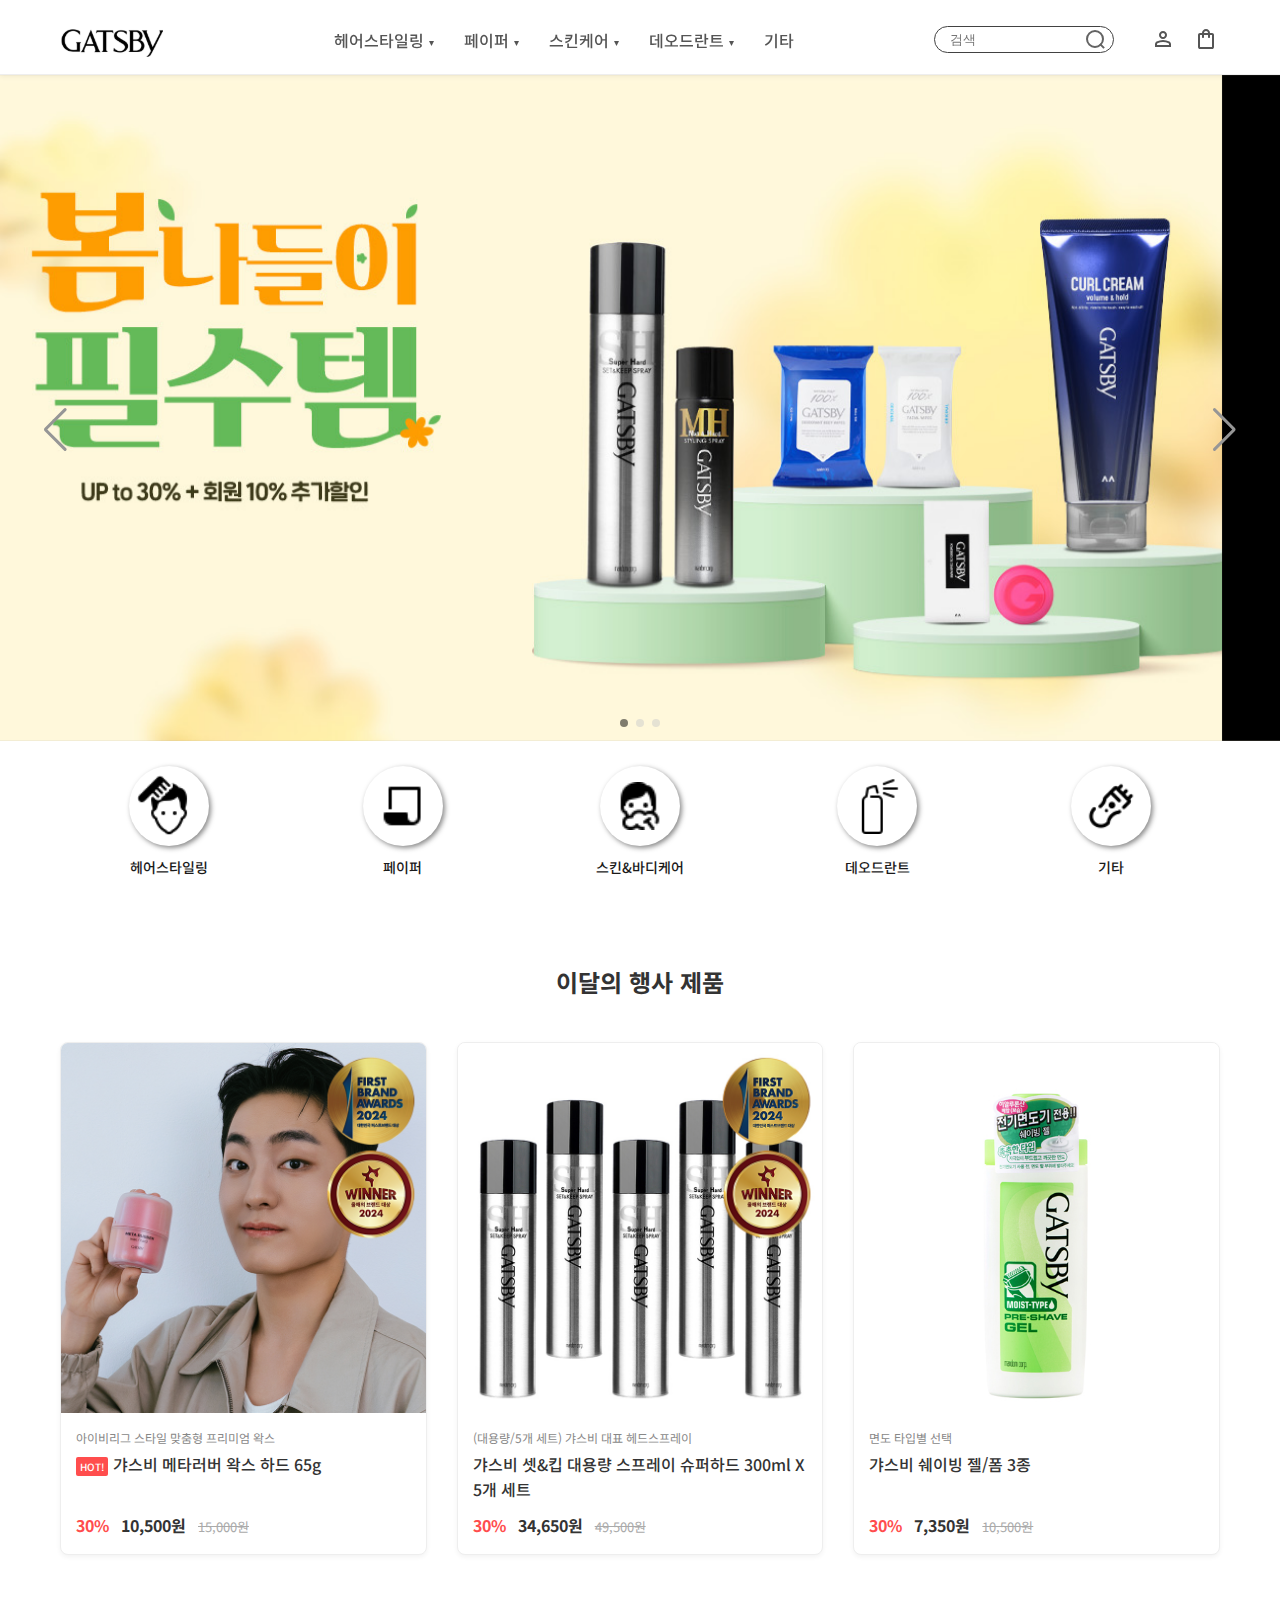
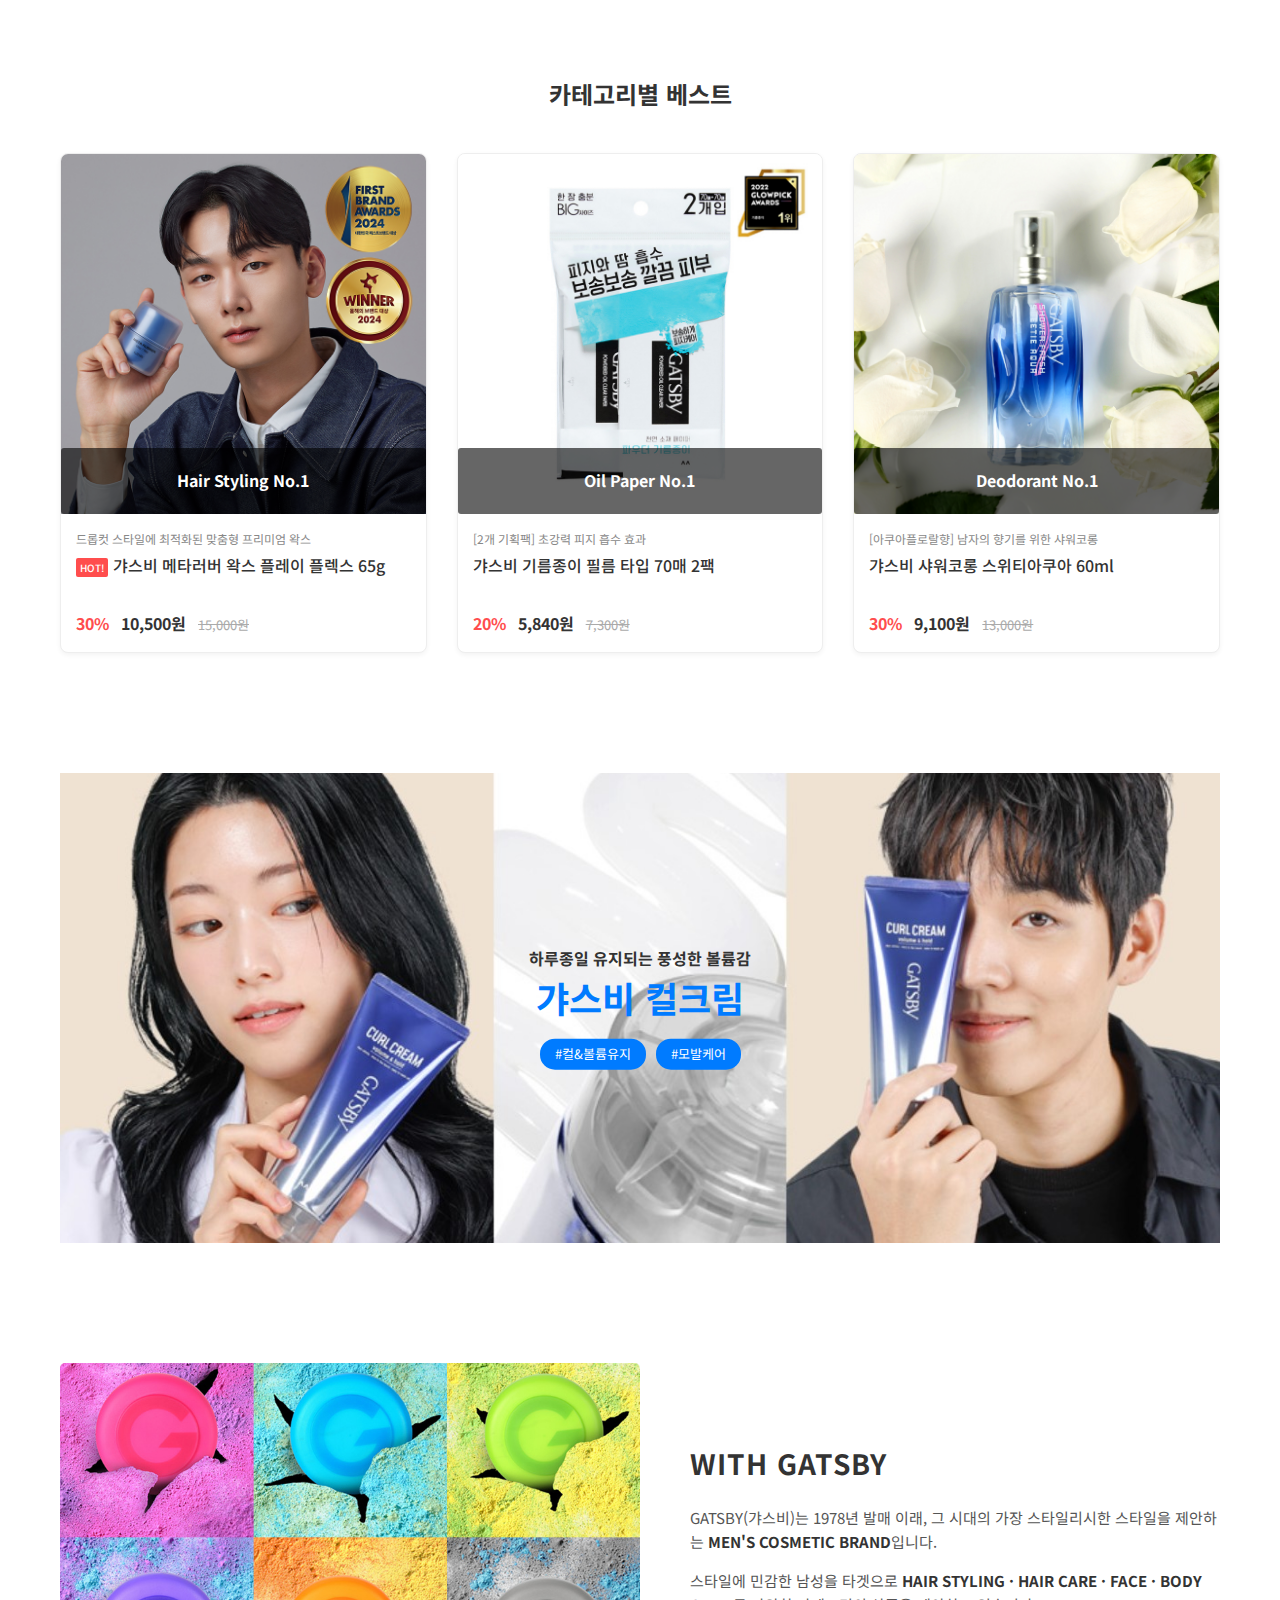
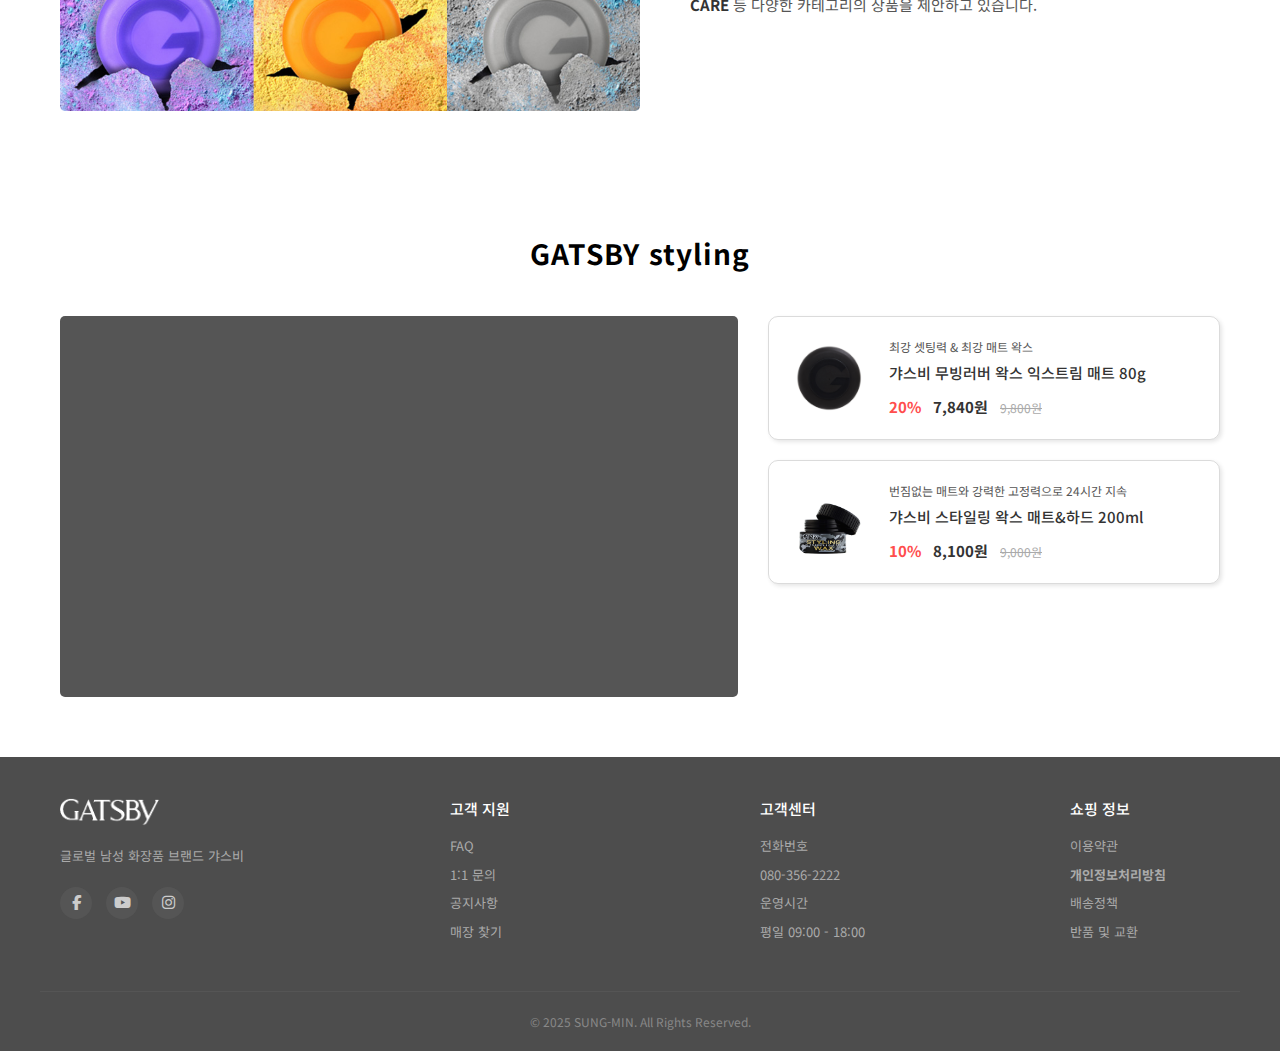
<file: web/index.html>
<!DOCTYPE html>
<html lang="ko">
  <head>
    <meta charset="UTF-8" />
    <meta name="viewport" content="width=device-width, initial-scale=1.0" />
    <title>GATSBY</title>
    <!-- 기본 폰트 -->
    <link rel="preconnect" href="https://fonts.googleapis.com" />
    <link rel="preconnect" href="https://fonts.gstatic.com" crossorigin />
    <link
      href="https://fonts.googleapis.com/css2?family=Noto+Sans+KR:wght@400;500;700&display=swap"
      rel="stylesheet"
    />
    <link
      rel="stylesheet"
      href="https://fonts.googleapis.com/css2?family=Material+Symbols+Outlined:opsz,wght,FILL,GRAD@20..48,100..700,0..1,-50..200"
    />
    <link
      rel="stylesheet"
      href="https://cdn.jsdelivr.net/npm/swiper@11/swiper-bundle.min.css"
    />
    <link
      rel="stylesheet"
      href="https://cdnjs.cloudflare.com/ajax/libs/font-awesome/6.4.2/css/all.min.css"
    />
    <link rel="stylesheet" href="style_main.css" />
    <script src="script.js" defer></script>
    <script
      src="https://cdn.jsdelivr.net/npm/swiper@11/swiper-bundle.min.js"
      defer
    ></script>
  </head>
  <body>
    <header class="header">
      <div class="container header-wrap">
        <h1 class="logo">
          <a href="#"><img src="images/logo.svg" /></a>
        </h1>
        <nav class="nav">
          <ul class="nav-menu">
            <li class="nav-item">
              <a href="sub1.html" class="nav-link">헤어스타일링</a>
              <ul class="submenu">
                <li class="nav-item">
                  <a href="sub1.html?category=헤어왁스" class="nav-link"
                    >헤어왁스</a
                  >
                </li>
                <li class="nav-item">
                  <a href="sub1.html?category=헤어케어" class="nav-link"
                    >헤어케어</a
                  >
                </li>
                <li class="nav-item">
                  <a href="sub1.html?category=헤어스프레이" class="nav-link"
                    >헤어스프레이</a
                  >
                </li>
                <li class="nav-item">
                  <a href="sub1.html?category=헤어젤" class="nav-link"
                    >헤어젤</a
                  >
                </li>
                <li class="nav-item">
                  <a href="sub1.html?category=폼" class="nav-link">폼</a>
                </li>
                <li class="nav-item">
                  <a href="sub1.html?category=소품/기타" class="nav-link"
                    >소품/기타</a
                  >
                </li>
              </ul>
            </li>
            <li class="nav-item">
              <a href="sub2.html" class="nav-link">페이퍼</a>
              <ul class="submenu">
                <li class="nav-item">
                  <a href="sub2.html?category=기름종이" class="nav-link"
                    >기름종이</a
                  >
                </li>
                <li class="nav-item">
                  <a href="sub2.html?category=훼이셜 페이퍼" class="nav-link"
                    >훼이셜 페이퍼</a
                  >
                </li>
                <li class="nav-item">
                  <a href="sub2.html?category=바디 페이퍼" class="nav-link"
                    >바디 페이퍼</a
                  >
                </li>
              </ul>
            </li>
            <li class="nav-item">
              <a href="#" class="nav-link">스킨케어</a>
              <ul class="submenu">
                <li class="nav-item">
                  <a
                    href="gatsby-products-page.html?category=쉐이빙"
                    class="nav-link"
                    >쉐이빙</a
                  >
                </li>
              </ul>
            </li>
            <li class="nav-item">
              <a href="#" class="nav-link">데오드란트</a>
              <ul class="submenu">
                <li class="nav-item">
                  <a
                    href="gatsby-products-page.html?category=바디 페이퍼"
                    class="nav-link"
                    >바디 페이퍼</a
                  >
                </li>
                <li class="nav-item">
                  <a
                    href="gatsby-products-page.html?category=데오드란트 롤온"
                    class="nav-link"
                    >데오드란트 롤온</a
                  >
                </li>
                <li class="nav-item">
                  <a
                    href="gatsby-products-page.html?category=데오드란트 스프레이"
                    class="nav-link"
                    >데오드란트 스프레이</a
                  >
                </li>
                <li class="nav-item">
                  <a
                    href="gatsby-products-page.html?category=샤워코롱"
                    class="nav-link"
                    >샤워코롱</a
                  >
                </li>
              </ul>
            </li>
            <li class="nav-item"><a href="#" class="nav-link">기타</a></li>
          </ul>
        </nav>
        <div class="utils">
          <div class="search">
            <input type="text" placeholder="검색" />
            <button type="button" class="search-btn" aria-label="검색"></button>
          </div>
          <a href="#" class="icon" aria-label="마이페이지">
            <span class="material-symbols-outlined">person</span>
          </a>
          <a href="#" class="icon" aria-label="장바구니">
            <span class="material-symbols-outlined">shopping_bag</span>
          </a>
        </div>
      </div>
    </header>

    <main>
      <section class="hero">
        <div class="main-box">
          <div class="swiper mySwiper">
            <div class="swiper-wrapper">
              <div class="swiper-slide a">
                <img src="images/메인 배너.jpg" alt="메인 배너 1" />
              </div>
              <div class="swiper-slide b">
                <img src="images/메인 배너3.jpg" alt="메인 배너 2" />
              </div>
              <div class="swiper-slide c">
                <img src="images/메인배너2.png" alt="메인 배너 3" />
              </div>
            </div>
            <div class="swiper-button-next"></div>
            <div class="swiper-button-prev"></div>
            <div class="swiper-pagination"></div>
          </div>
        </div>

        <div class="hero-categories">
          <div class="container cat-grid">
            <div class="category-item">
              <a href="sub1.html">
                <div class="cat-img">
                  <img src="images/c1.png" alt="헤어스타일링" width="80%" />
                </div>
                <span>헤어스타일링</span>
              </a>
            </div>

            <div class="category-item">
              <a href="sub2.html">
                <div class="cat-img">
                  <img src="images/c2.png" alt="페이퍼" width="60%" />
                </div>
                <span>페이퍼</span>
              </a>
            </div>
            <div class="category-item">
              <div class="cat-img">
                <img src="images/c3.png" alt="스킨케어" width="60%" />
              </div>
              <span>스킨&바디케어</span>
            </div>
            <div class="category-item">
              <div class="cat-img">
                <img
                  src="images/c5.png"
                  width="70%"
                  alt="데오드란트"
                  width="60%"
                />
              </div>
              <span>데오드란트</span>
            </div>
            <div class="category-item">
              <div class="cat-img">
                <img src="images/c6.png" alt="기타" width="70%" />
              </div>
              <span>기타</span>
            </div>
          </div>
        </div>
      </section>

      <section class="section products">
        <div class="container">
          <h2 class="section-title">이달의 행사 제품</h2>
          <div class="prod-grid">
            <article class="card">
              <a
                href="#"
                class="img-wrap"
                aria-label="갸스비 메타러버 왁스 하드 65g 상세 보기"
              >
                <div class="img-placeholder prod-placeholder m1"></div>
              </a>
              <div class="prod-info">
                <p class="prod-subtitle">
                  아이비리그 스타일 맞춤형 프리미엄 왁스
                </p>
                <h3 class="prod-name">
                  <a class="hot" href="#">갸스비 메타러버 왁스 하드 65g</a>
                </h3>
                <p class="prod-price">
                  <span class="discount">30%</span>
                  <span class="price">10,500원</span>
                  <span class="ori-price">15,000원</span>
                </p>
              </div>
            </article>

            <article class="card">
              <a
                href="#"
                class="img-wrap"
                aria-label="갸스비 셋&킵 대용량 스프레이 상세 보기"
              >
                <div class="img-placeholder prod-placeholder m2"></div>
              </a>
              <div class="prod-info">
                <p class="prod-subtitle">
                  (대용량/5개 세트) 갸스비 대표 헤드스프레이
                </p>
                <h3 class="prod-name">
                  <a href="#"
                    >갸스비 셋&킵 대용량 스프레이 슈퍼하드 300ml X 5개 세트</a
                  >
                </h3>
                <p class="prod-price">
                  <span class="discount">30%</span>
                  <span class="price">34,650원</span>
                  <span class="ori-price">49,500원</span>
                </p>
              </div>
            </article>

            <article class="card">
              <a
                href="#"
                class="img-wrap"
                aria-label="갸스비 쉐이빙 젤/폼 3종 상세 보기"
              >
                <div class="img-placeholder prod-placeholder m3"></div>
              </a>
              <div class="prod-info">
                <p class="prod-subtitle">면도 타입별 선택</p>
                <h3 class="prod-name">
                  <a href="#">갸스비 쉐이빙 젤/폼 3종</a>
                </h3>
                <p class="prod-price">
                  <span class="discount">30%</span>
                  <span class="price">7,350원</span>
                  <span class="ori-price">10,500원</span>
                </p>
              </div>
            </article>
          </div>
        </div>
      </section>

      <section class="section products">
        <div class="container">
          <h2 class="section-title">카테고리별 베스트</h2>
          <div class="prod-grid">
            <article class="card large-image">
              <a
                href="#"
                class="img-wrap"
                aria-label="갸스비 메타러버 왁스 플레이 플렉스 65g 상세 보기"
              >
                <div class="img-placeholder prod-lg-placeholder b1">
                  <div class="overlay-text">Hair Styling No.1</div>
                </div>
              </a>
              <div class="prod-info">
                <p class="prod-subtitle">
                  드롭컷 스타일에 최적화된 맞춤형 프리미엄 왁스
                </p>
                <h3 class="prod-name">
                  <a class="hot" href="#"
                    >갸스비 메타러버 왁스 플레이 플렉스 65g</a
                  >
                </h3>
                <p class="prod-price">
                  <span class="discount">30%</span>
                  <span class="price">10,500원</span>
                  <span class="ori-price">15,000원</span>
                </p>
              </div>
            </article>

            <article class="card large-image">
              <a
                href="#"
                class="img-wrap"
                aria-label="갸스비 기름종이 필름 타입 70매 2팩 상세 보기"
              >
                <div class="img-placeholder prod-lg-placeholder b2">
                  <div class="overlay-text">Oil Paper No.1</div>
                </div>
              </a>
              <div class="prod-info">
                <p class="prod-subtitle">[2개 기획팩] 초강력 피지 흡수 효과</p>
                <h3 class="prod-name">
                  <a href="#">갸스비 기름종이 필름 타입 70매 2팩</a>
                </h3>
                <p class="prod-price">
                  <span class="discount">20%</span>
                  <span class="price">5,840원</span>
                  <span class="ori-price">7,300원</span>
                </p>
              </div>
            </article>

            <article class="card large-image">
              <a
                href="#"
                class="img-wrap"
                aria-label="갸스비 샤워코롱 스위티아쿠아 60ml 상세 보기"
              >
                <div class="img-placeholder prod-lg-placeholder b3">
                  <div class="overlay-text">Deodorant No.1</div>
                </div>
              </a>
              <div class="prod-info">
                <p class="prod-subtitle">
                  [아쿠아플로랄향] 남자의 향기를 위한 샤워코롱
                </p>
                <h3 class="prod-name">
                  <a href="#">갸스비 샤워코롱 스위티아쿠아 60ml</a>
                </h3>
                <p class="prod-price">
                  <span class="discount">30%</span>
                  <span class="price">9,100원</span>
                  <span class="ori-price">13,000원</span>
                </p>
              </div>
            </article>
          </div>
        </div>
      </section>

      <section class="banner-section">
        <div class="container">
          <div class="banner">
            <img
              src="images/culc2.jpg"
              class="banner-img"
              alt="갸스비 컬크림 배너"
            />
            <div class="banner-text">
              <p>하루종일 유지되는 풍성한 볼륨감</p>
              <h2>갸스비 컬크림</h2>
              <div class="tags">
                <span>#컬&볼륨유지</span>
                <span>#모발케어</span>
              </div>
            </div>
          </div>
        </div>
      </section>

      <section class="with-gatsby">
        <div class="container gatsby-container">
          <div class="gatsby-img"></div>
          <div class="gatsby-content">
            <h2>WITH GATSBY</h2>
            <p>
              GATSBY(갸스비)는 1978년 발매 이래, 그 시대의 가장 스타일리시한
              스타일을 제안하는 <strong>MEN'S COSMETIC BRAND</strong>입니다.
            </p>
            <p>
              스타일에 민감한 남성을 타겟으로
              <strong>HAIR STYLING · HAIR CARE · FACE · BODY CARE</strong> 등
              다양한 카테고리의 상품을 제안하고 있습니다.
            </p>
          </div>
        </div>
      </section>

      <section class="styling">
        <div class="container">
          <h2>GATSBY styling</h2>
          <div class="styling-content">
            <div class="video-wrap">
              <iframe
                width="100%"
                height="100%"
                src="https://www.youtube.com/embed/6GxHf8BSK-o"
                title="YouTube video player"
                frameborder="0"
                allow="accelerometer; autoplay; clipboard-write; encrypted-media; gyroscope; picture-in-picture; web-share"
                allowfullscreen
              ></iframe>
            </div>
            <div class="style-products">
              <a
                href="#"
                class="style-item"
                aria-label="갸스비 무빙러버 왁스 익스트림 매트 80g 상세 보기"
              >
                <div class="style-icon">
                  <img
                    src="images/style2.jpg"
                    alt="갸스비 무빙러버 왁스 익스트림 매트 80g"
                  />
                </div>
                <div class="style-info">
                  <p>최강 셋팅력 & 최강 매트 왁스</p>
                  <h3>갸스비 무빙러버 왁스 익스트림 매트 80g</h3>
                  <p class="prod-price">
                    <span class="discount">20%</span>
                    <span class="price">7,840원</span>
                    <span class="ori-price">9,800원</span>
                  </p>
                </div>
              </a>

              <a
                href="#"
                class="style-item"
                aria-label="갸스비 스타일링 왁스 매트&하드 200ml 상세 보기"
              >
                <div class="style-icon">
                  <img
                    src="images/style1.jpg"
                    alt="갸스비 스타일링 왁스 매트&하드 200ml"
                  />
                </div>
                <div class="style-info">
                  <p>번짐없는 매트와 강력한 고정력으로 24시간 지속</p>
                  <h3>갸스비 스타일링 왁스 매트&하드 200ml</h3>
                  <p class="prod-price">
                    <span class="discount">10%</span>
                    <span class="price">8,100원</span>
                    <span class="ori-price">9,000원</span>
                  </p>
                </div>
              </a>
            </div>
          </div>
        </div>
      </section>
    </main>

    <footer class="footer">
      <div class="container footer-wrap">
        <div class="footer-left">
          <h2 class="footer-logo">
            <img src="images/logo2.png" width="100px" />
          </h2>
          <p class="footer-info">글로벌 남성 화장품 브랜드 갸스비</p>
          <div class="social-links">
            <a href="#" class="social-icon" aria-label="Facebook"
              ><i class="fa-brands fa-facebook-f"></i
            ></a>
            <a href="#" class="social-icon" aria-label="Youtube"
              ><i class="fa-brands fa-youtube"></i
            ></a>
            <a href="#" class="social-icon" aria-label="Instagram"
              ><i class="fa-brands fa-instagram"></i
            ></a>
          </div>
        </div>
        <div class="footer-right">
          <nav class="footer-links" aria-label="고객 지원 메뉴">
            <h4>고객 지원</h4>
            <ul>
              <li><a href="#">FAQ</a></li>
              <li><a href="#">1:1 문의</a></li>
              <li><a href="#">공지사항</a></li>
              <li><a href="#">매장 찾기</a></li>
            </ul>
          </nav>
          <div class="footer-links">
            <h4>고객센터</h4>
            <ul>
              <li>전화번호</li>
              <li><a href="tel:080-356-2222">080-356-2222</a></li>
              <li>운영시간</li>
              <li>평일 09:00 - 18:00</li>
            </ul>
          </div>
          <nav class="footer-links" aria-label="쇼핑 정보 메뉴">
            <h4>쇼핑 정보</h4>
            <ul>
              <li><a href="#">이용약관</a></li>
              <li>
                <a href="#"><strong>개인정보처리방침</strong></a>
              </li>
              <li><a href="#">배송정책</a></li>
              <li><a href="#">반품 및 교환</a></li>
            </ul>
          </nav>
        </div>
      </div>
      <div class="footer-copyright">
        <div class="container">
          <p>© 2025 SUNG-MIN. All Rights Reserved.</p>
        </div>
      </div>
    </footer>
  </body>
</html>
</file>
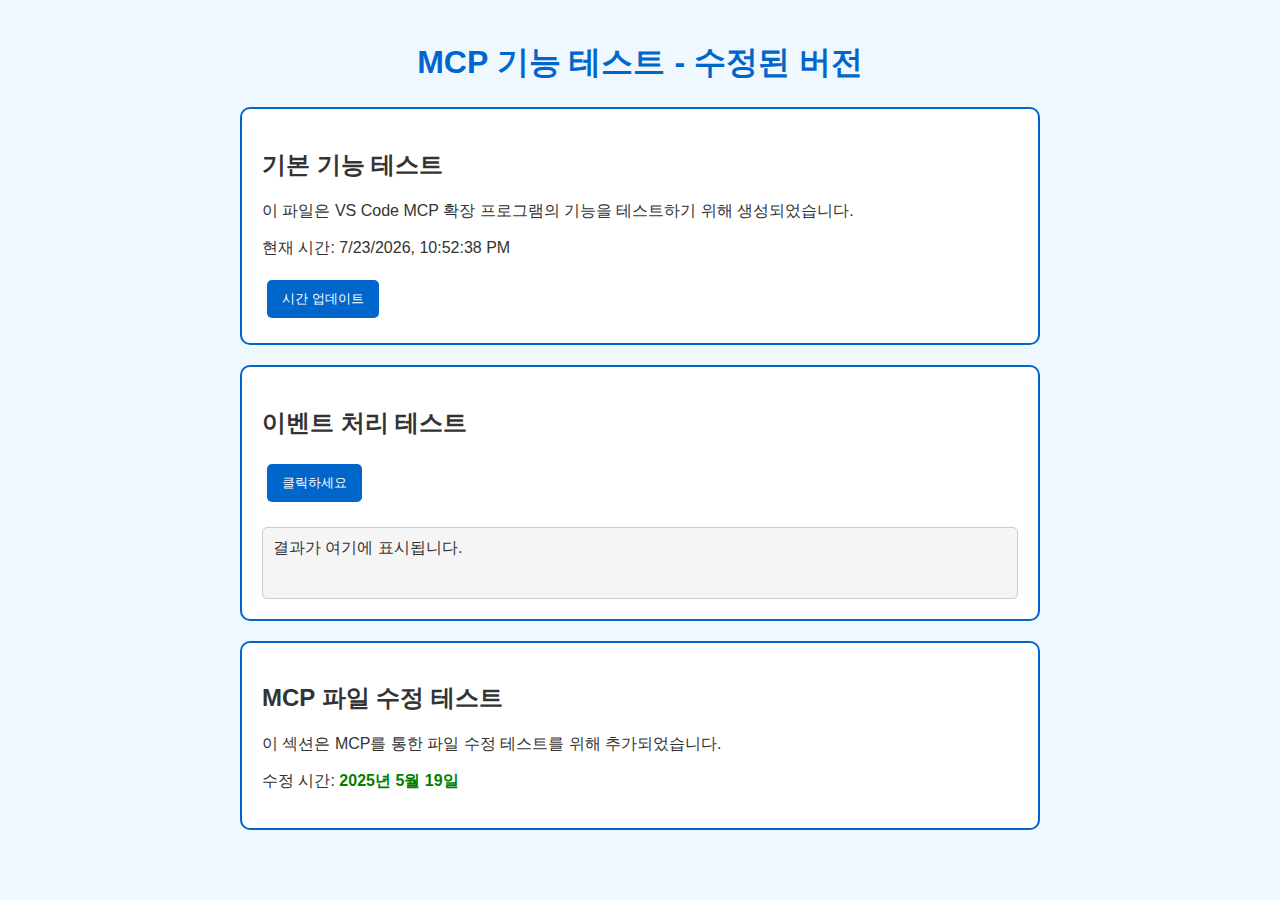
<file: test.html>
<!DOCTYPE html>
<html lang="ko">
<head>
    <meta charset="UTF-8">
    <meta name="viewport" content="width=device-width, initial-scale=1.0">
    <title>MCP 테스트 파일 - 수정됨</title>
    <style>
        body {
            font-family: 'Arial', sans-serif;
            max-width: 800px;
            margin: 0 auto;
            padding: 20px;
            background-color: #f0f8ff;
            color: #333;
        }
        h1 {
            color: #0066cc;
            text-align: center;
        }
        .test-box {
            border: 2px solid #0066cc;
            padding: 20px;
            margin: 20px 0;
            border-radius: 10px;
            background-color: white;
        }
        button {
            background-color: #0066cc;
            color: white;
            border: none;
            padding: 10px 15px;
            border-radius: 5px;
            cursor: pointer;
            margin: 5px;
        }
        button:hover {
            background-color: #004c99;
        }
        #result {
            margin-top: 20px;
            padding: 10px;
            border: 1px solid #ccc;
            border-radius: 5px;
            min-height: 50px;
            background-color: #f5f5f5;
        }
        .success {
            color: green;
            font-weight: bold;
        }
    </style>
</head>
<body>
    <h1>MCP 기능 테스트 - 수정된 버전</h1>
    
    <div class="test-box">
        <h2>기본 기능 테스트</h2>
        <p>이 파일은 VS Code MCP 확장 프로그램의 기능을 테스트하기 위해 생성되었습니다.</p>
        <p>현재 시간: <span id="current-time"></span></p>
        <button id="update-time">시간 업데이트</button>
    </div>

    <div class="test-box">
        <h2>이벤트 처리 테스트</h2>
        <button id="test-button">클릭하세요</button>
        <div id="result">결과가 여기에 표시됩니다.</div>
    </div>

    <div class="test-box">
        <h2>MCP 파일 수정 테스트</h2>
        <p>이 섹션은 MCP를 통한 파일 수정 테스트를 위해 추가되었습니다.</p>
        <p>수정 시간: <span class="success">2025년 5월 19일</span></p>
    </div>

    <script>
        // 현재 시간 표시
        function updateTime() {
            const now = new Date();
            document.getElementById('current-time').textContent = now.toLocaleString();
        }
        
        // 페이지 로드 시 시간 업데이트
        updateTime();
        
        // 시간 업데이트 버튼 이벤트
        document.getElementById('update-time').addEventListener('click', updateTime);
        
        // 테스트 버튼 이벤트
        document.getElementById('test-button').addEventListener('click', function() {
            const result = document.getElementById('result');
            result.innerHTML = '버튼이 클릭되었습니다! JavaScript가 정상 작동합니다.<br>테스트 성공: ' + new Date().toLocaleString();
            result.classList.add('success');
        });
    </script>
</body>
</html>
</file>
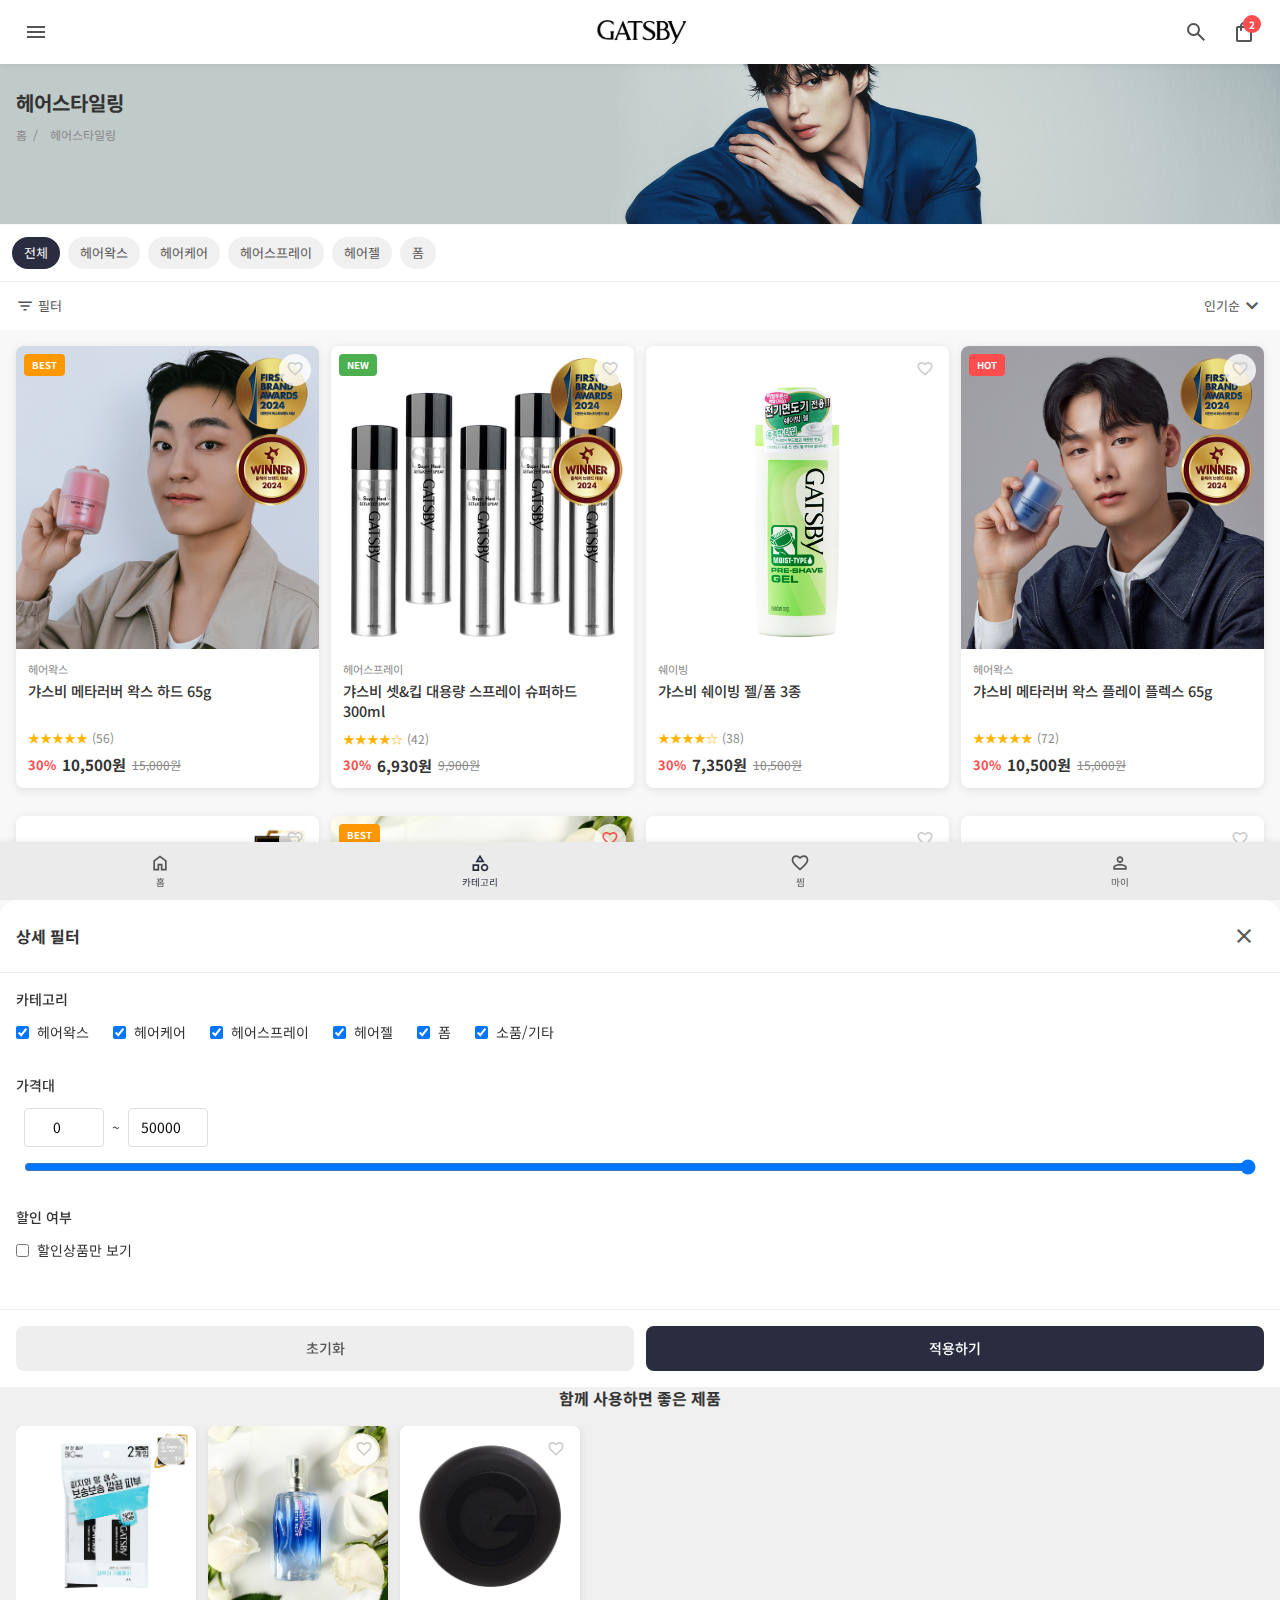
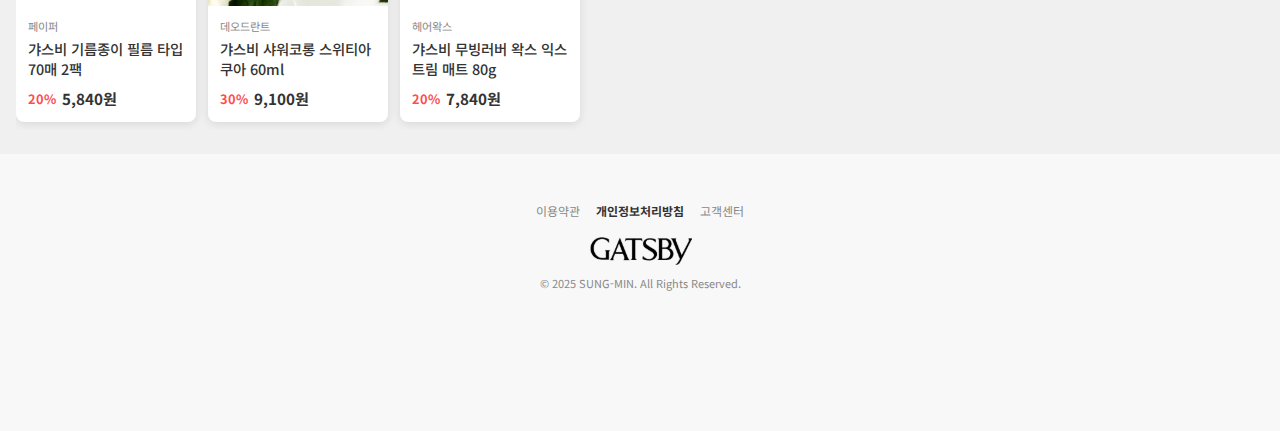
<file: mobile/products.html>
<!DOCTYPE html>
<html lang="ko">
  <head>
    <meta charset="UTF-8" />
    <meta
      name="viewport"
      content="width=device-width, initial-scale=1.0, maximum-scale=1.0, user-scalable=no"
    />
    <title>GATSBY - 제품목록</title>
    <!-- 기본 폰트 -->
    <link rel="preconnect" href="https://fonts.googleapis.com" />
    <link rel="preconnect" href="https://fonts.gstatic.com" crossorigin />
    <link
      href="https://fonts.googleapis.com/css2?family=Noto+Sans+KR:wght@400;500;700&display=swap"
      rel="stylesheet"
    />
    <!-- 아이콘 폰트 -->
    <link
      rel="stylesheet"
      href="https://fonts.googleapis.com/css2?family=Material+Symbols+Outlined:opsz,wght,FILL,GRAD@20..48,100..700,0..1,-50..200"
    />
    <link
      rel="stylesheet"
      href="https://cdnjs.cloudflare.com/ajax/libs/font-awesome/6.4.2/css/all.min.css"
    />
    <!-- 커스텀 스타일 -->
    <link rel="stylesheet" href="styles.css" />
    <!-- 스크립트 -->
    <script src="script.js" defer></script>
  </head>
  <body>
    <!-- 모바일 헤더 -->
    <header class="app-header">
      <div class="header-container">
        <button class="menu-toggle" aria-label="메뉴 열기">
          <span class="material-symbols-outlined">menu</span>
        </button>
        <h1 class="app-logo">
          <a href="index.html"><img src="images/logo.svg" /></a>
        </h1>
        <div class="header-actions">
          <button class="action-btn search-toggle" aria-label="검색">
            <span class="material-symbols-outlined">search</span>
          </button>
          <a href="#" class="action-btn" aria-label="장바구니">
            <span class="material-symbols-outlined">shopping_bag</span>
            <span class="badge">2</span>
          </a>
        </div>
      </div>

      <!-- 검색바 -->
      <div class="search-bar">
        <div class="search-container">
          <input type="text" placeholder="검색어를 입력하세요" />
          <button class="search-btn" aria-label="검색">
            <span class="material-symbols-outlined">search</span>
          </button>
          <button class="search-close" aria-label="검색 닫기">
            <span class="material-symbols-outlined">close</span>
          </button>
        </div>
      </div>
    </header>

    <!-- 사이드 메뉴 -->
    <div class="side-menu-overlay"></div>
    <nav class="side-menu">
      <div class="side-menu-header">
        <button class="menu-close" aria-label="메뉴 닫기">
          <span class="material-symbols-outlined">close</span>
        </button>
        <div class="user-profile">
          <div class="profile-img">
            <span class="material-symbols-outlined">person</span>
          </div>
          <div class="profile-info">
            <p class="welcome">안녕하세요!</p>
            <a href="#" class="login-btn">로그인/회원가입</a>
          </div>
        </div>
      </div>

      <ul class="side-menu-list">
        <li class="menu-item">
          <a href="index.html" class="menu-link">홈</a>
        </li>
        <li class="menu-item has-submenu">
          <a href="#" class="menu-link active">헤어스타일링</a>
          <button class="submenu-toggle">
            <span class="material-symbols-outlined">add</span>
          </button>
          <ul class="submenu">
            <li><a href="products.html?category=헤어왁스">헤어왁스</a></li>
            <li><a href="products.html?category=헤어케어">헤어케어</a></li>
            <li>
              <a href="products.html?category=헤어스프레이">헤어스프레이</a>
            </li>
            <li><a href="products.html?category=헤어젤">헤어젤</a></li>
            <li><a href="products.html?category=폼">폼</a></li>
            <li><a href="products.html?category=소품/기타">소품/기타</a></li>
          </ul>
        </li>
        <li class="menu-item has-submenu">
          <a href="#" class="menu-link">페이퍼</a>
          <button class="submenu-toggle">
            <span class="material-symbols-outlined">add</span>
          </button>
          <ul class="submenu">
            <li><a href="products.html?category=기름종이">기름종이</a></li>
            <li>
              <a href="products.html?category=훼이셜 페이퍼">훼이셜 페이퍼</a>
            </li>
            <li>
              <a href="products.html?category=바디 페이퍼">바디 페이퍼</a>
            </li>
          </ul>
        </li>
        <li class="menu-item has-submenu">
          <a href="#" class="menu-link">스킨케어</a>
          <button class="submenu-toggle">
            <span class="material-symbols-outlined">add</span>
          </button>
          <ul class="submenu">
            <li><a href="products.html?category=쉐이빙">쉐이빙</a></li>
          </ul>
        </li>
        <li class="menu-item has-submenu">
          <a href="#" class="menu-link">데오드란트</a>
          <button class="submenu-toggle">
            <span class="material-symbols-outlined">add</span>
          </button>
          <ul class="submenu">
            <li>
              <a href="products.html?category=바디 페이퍼">바디 페이퍼</a>
            </li>
            <li>
              <a href="products.html?category=데오드란트 롤온"
                >데오드란트 롤온</a
              >
            </li>
            <li>
              <a href="products.html?category=데오드란트 스프레이"
                >데오드란트 스프레이</a
              >
            </li>
            <li><a href="products.html?category=샤워코롱">샤워코롱</a></li>
          </ul>
        </li>
        <li class="menu-item">
          <a href="#" class="menu-link">기타</a>
        </li>
      </ul>

      <div class="side-menu-footer">
        <div class="menu-contact">
          <h4>고객센터</h4>
          <a href="tel:080-356-2222" class="phone">080-356-2222</a>
          <p class="hours">평일 09:00 - 18:00</p>
        </div>
        <div class="social-links">
          <a href="#" aria-label="Facebook"
            ><i class="fa-brands fa-facebook-f"></i
          ></a>
          <a href="#" aria-label="Instagram"
            ><i class="fa-brands fa-instagram"></i
          ></a>
          <a href="#" aria-label="Youtube"
            ><i class="fa-brands fa-youtube"></i
          ></a>
        </div>
      </div>
    </nav>

    <!-- 메인 콘텐츠 -->
    <main class="app-main">
      <!-- 페이지 헤더 -->
      <div class="page-header">
        <h1>헤어스타일링</h1>
        <div class="breadcrumb">
          <a href="index.html">홈</a>
          <span>/</span>
          <span>헤어스타일링</span>
        </div>
      </div>

      <!-- 필터 및 정렬 -->
      <section class="filters-section">
        <div class="filter-tabs">
          <button class="filter-tab active" data-filter="all">전체</button>
          <button class="filter-tab" data-filter="헤어왁스">헤어왁스</button>
          <button class="filter-tab" data-filter="헤어케어">헤어케어</button>
          <button class="filter-tab" data-filter="헤어스프레이">
            헤어스프레이
          </button>
          <button class="filter-tab" data-filter="헤어젤">헤어젤</button>
          <button class="filter-tab" data-filter="폼">폼</button>
        </div>

        <div class="filter-actions">
          <button class="filter-btn" aria-label="필터">
            <span class="material-symbols-outlined">filter_list</span>
            <span>필터</span>
          </button>
          <div class="sort-dropdown">
            <button class="sort-btn">
              <span>인기순</span>
              <span class="material-symbols-outlined">expand_more</span>
            </button>
            <ul class="sort-options">
              <li>
                <button data-sort="popular" class="active">인기순</button>
              </li>
              <li><button data-sort="recent">최신순</button></li>
              <li><button data-sort="price-low">낮은가격순</button></li>
              <li><button data-sort="price-high">높은가격순</button></li>
              <li><button data-sort="discount">할인율순</button></li>
            </ul>
          </div>
        </div>
      </section>

      <!-- 제품 그리드 -->
      <section class="products-grid">
        <!-- 제품 1 -->
        <div class="product-card" data-category="헤어왁스">
          <div
            class="product-img"
            style="background-image: url(images/mon1.jpg)"
          >
            <div class="product-badge best">BEST</div>
            <button class="wish-btn" aria-label="찜하기">
              <span class="material-symbols-outlined">favorite</span>
            </button>
          </div>
          <div class="product-details">
            <p class="product-category">헤어왁스</p>
            <h3 class="product-name">갸스비 메타러버 왁스 하드 65g</h3>
            <div class="product-rating">
              <div class="stars">★★★★★</div>
              <span class="reviews">(56)</span>
            </div>
            <div class="product-price">
              <span class="discount">30%</span>
              <span class="current-price">10,500원</span>
              <span class="original-price">15,000원</span>
            </div>
          </div>
        </div>

        <!-- 제품 2 -->
        <div class="product-card" data-category="헤어스프레이">
          <div
            class="product-img"
            style="background-image: url(images/mon2.jpg)"
          >
            <div class="product-badge new">NEW</div>
            <button class="wish-btn" aria-label="찜하기">
              <span class="material-symbols-outlined">favorite</span>
            </button>
          </div>
          <div class="product-details">
            <p class="product-category">헤어스프레이</p>
            <h3 class="product-name">
              갸스비 셋&킵 대용량 스프레이 슈퍼하드 300ml
            </h3>
            <div class="product-rating">
              <div class="stars">★★★★☆</div>
              <span class="reviews">(42)</span>
            </div>
            <div class="product-price">
              <span class="discount">30%</span>
              <span class="current-price">6,930원</span>
              <span class="original-price">9,900원</span>
            </div>
          </div>
        </div>

        <!-- 제품 3 -->
        <div class="product-card" data-category="쉐이빙">
          <div
            class="product-img"
            style="background-image: url(images/mon31.jpg)"
          >
            <button class="wish-btn" aria-label="찜하기">
              <span class="material-symbols-outlined">favorite</span>
            </button>
          </div>
          <div class="product-details">
            <p class="product-category">쉐이빙</p>
            <h3 class="product-name">갸스비 쉐이빙 젤/폼 3종</h3>
            <div class="product-rating">
              <div class="stars">★★★★☆</div>
              <span class="reviews">(38)</span>
            </div>
            <div class="product-price">
              <span class="discount">30%</span>
              <span class="current-price">7,350원</span>
              <span class="original-price">10,500원</span>
            </div>
          </div>
        </div>

        <!-- 제품 4 -->
        <div class="product-card" data-category="헤어왁스">
          <div
            class="product-img"
            style="background-image: url(images/best11.jpg)"
          >
            <div class="product-badge hot">HOT</div>
            <button class="wish-btn" aria-label="찜하기">
              <span class="material-symbols-outlined">favorite</span>
            </button>
          </div>
          <div class="product-details">
            <p class="product-category">헤어왁스</p>
            <h3 class="product-name">갸스비 메타러버 왁스 플레이 플렉스 65g</h3>
            <div class="product-rating">
              <div class="stars">★★★★★</div>
              <span class="reviews">(72)</span>
            </div>
            <div class="product-price">
              <span class="discount">30%</span>
              <span class="current-price">10,500원</span>
              <span class="original-price">15,000원</span>
            </div>
          </div>
        </div>

        <!-- 제품 5 -->
        <div class="product-card" data-category="페이퍼">
          <div
            class="product-img"
            style="background-image: url(images/best21.jpg)"
          >
            <button class="wish-btn" aria-label="찜하기">
              <span class="material-symbols-outlined">favorite</span>
            </button>
          </div>
          <div class="product-details">
            <p class="product-category">페이퍼</p>
            <h3 class="product-name">갸스비 기름종이 필름 타입 70매 2팩</h3>
            <div class="product-rating">
              <div class="stars">★★★★★</div>
              <span class="reviews">(94)</span>
            </div>
            <div class="product-price">
              <span class="discount">20%</span>
              <span class="current-price">5,840원</span>
              <span class="original-price">7,300원</span>
            </div>
          </div>
        </div>

        <!-- 제품 6 -->
        <div class="product-card" data-category="데오드란트">
          <div
            class="product-img"
            style="background-image: url(images/best31.jpg)"
          >
            <div class="product-badge best">BEST</div>
            <button class="wish-btn active" aria-label="찜하기">
              <span class="material-symbols-outlined">favorite</span>
            </button>
          </div>
          <div class="product-details">
            <p class="product-category">데오드란트</p>
            <h3 class="product-name">갸스비 샤워코롱 스위티아쿠아 60ml</h3>
            <div class="product-rating">
              <div class="stars">★★★★☆</div>
              <span class="reviews">(67)</span>
            </div>
            <div class="product-price">
              <span class="discount">30%</span>
              <span class="current-price">9,100원</span>
              <span class="original-price">13,000원</span>
            </div>
          </div>
        </div>

        <!-- 제품 7 -->
        <div class="product-card" data-category="헤어왁스">
          <div
            class="product-img"
            style="background-image: url(images/style1.jpg)"
          >
            <button class="wish-btn" aria-label="찜하기">
              <span class="material-symbols-outlined">favorite</span>
            </button>
          </div>
          <div class="product-details">
            <p class="product-category">헤어왁스</p>
            <h3 class="product-name">갸스비 스타일링 왁스 매트&하드 200ml</h3>
            <div class="product-rating">
              <div class="stars">★★★★☆</div>
              <span class="reviews">(45)</span>
            </div>
            <div class="product-price">
              <span class="discount">10%</span>
              <span class="current-price">8,100원</span>
              <span class="original-price">9,000원</span>
            </div>
          </div>
        </div>

        <!-- 제품 8 -->
        <div class="product-card" data-category="헤어왁스">
          <div
            class="product-img"
            style="background-image: url(images/style2.jpg)"
          >
            <button class="wish-btn" aria-label="찜하기">
              <span class="material-symbols-outlined">favorite</span>
            </button>
          </div>
          <div class="product-details">
            <p class="product-category">헤어왁스</p>
            <h3 class="product-name">갸스비 무빙러버 왁스 익스트림 매트 80g</h3>
            <div class="product-rating">
              <div class="stars">★★★★★</div>
              <span class="reviews">(58)</span>
            </div>
            <div class="product-price">
              <span class="discount">20%</span>
              <span class="current-price">7,840원</span>
              <span class="original-price">9,800원</span>
            </div>
          </div>
        </div>
      </section>

      <!-- 로드 더보기 버튼 -->
      <div class="load-more">
        <button class="load-more-btn">더보기</button>
      </div>

      <!-- 추천 제품 섹션 -->
      <section class="recommendations">
        <h2 class="section-title">함께 사용하면 좋은 제품</h2>
        <div class="recommendation-slider">
          <!-- 추천 제품 1 -->
          <div class="product-card">
            <div
              class="product-img"
              style="background-image: url(images/best21.jpg)"
            >
              <button class="wish-btn" aria-label="찜하기">
                <span class="material-symbols-outlined">favorite</span>
              </button>
            </div>
            <div class="product-details">
              <p class="product-category">페이퍼</p>
              <h3 class="product-name">갸스비 기름종이 필름 타입 70매 2팩</h3>
              <div class="product-price">
                <span class="discount">20%</span>
                <span class="current-price">5,840원</span>
              </div>
            </div>
          </div>

          <!-- 추천 제품 2 -->
          <div class="product-card">
            <div
              class="product-img"
              style="background-image: url(images/best31.jpg)"
            >
              <button class="wish-btn" aria-label="찜하기">
                <span class="material-symbols-outlined">favorite</span>
              </button>
            </div>
            <div class="product-details">
              <p class="product-category">데오드란트</p>
              <h3 class="product-name">갸스비 샤워코롱 스위티아쿠아 60ml</h3>
              <div class="product-price">
                <span class="discount">30%</span>
                <span class="current-price">9,100원</span>
              </div>
            </div>
          </div>

          <!-- 추천 제품 3 -->
          <div class="product-card">
            <div
              class="product-img"
              style="background-image: url(images/style2.jpg)"
            >
              <button class="wish-btn" aria-label="찜하기">
                <span class="material-symbols-outlined">favorite</span>
              </button>
            </div>
            <div class="product-details">
              <p class="product-category">헤어왁스</p>
              <h3 class="product-name">
                갸스비 무빙러버 왁스 익스트림 매트 80g
              </h3>
              <div class="product-price">
                <span class="discount">20%</span>
                <span class="current-price">7,840원</span>
              </div>
            </div>
          </div>
        </div>
      </section>
    </main>

    <!-- 바텀 네비게이션 -->
    <nav class="bottom-nav">
      <a href="index.html" class="nav-item">
        <span class="material-symbols-outlined">home</span>
        <span class="nav-text">홈</span>
      </a>
      <a href="categories.html" class="nav-item active">
        <span class="material-symbols-outlined">category</span>
        <span class="nav-text">카테고리</span>
      </a>
      <a href="wishlist.html" class="nav-item">
        <span class="material-symbols-outlined">favorite</span>
        <span class="nav-text">찜</span>
      </a>
      <a href="mypage.html" class="nav-item">
        <span class="material-symbols-outlined">person</span>
        <span class="nav-text">마이</span>
      </a>
    </nav>

    <!-- 푸터 -->
    <footer class="app-footer">
      <div class="footer-links">
        <a href="#">이용약관</a>
        <a href="#" class="primary">개인정보처리방침</a>
        <a href="#">고객센터</a>
      </div>
      <div class="company-info">
        <p class="company-name"><img src="images/logo.svg" /></p>
        <p class="copyright">© 2025 SUNG-MIN. All Rights Reserved.</p>
      </div>
    </footer>

    <!-- 필터 모달 -->
    <div class="filter-modal">
      <div class="modal-header">
        <h3>상세 필터</h3>
        <button class="modal-close">
          <span class="material-symbols-outlined">close</span>
        </button>
      </div>
      <div class="modal-content">
        <div class="filter-group">
          <h4>카테고리</h4>
          <div class="checkbox-group">
            <label class="checkbox-label">
              <input type="checkbox" checked /> 헤어왁스
            </label>
            <label class="checkbox-label">
              <input type="checkbox" checked /> 헤어케어
            </label>
            <label class="checkbox-label">
              <input type="checkbox" checked /> 헤어스프레이
            </label>
            <label class="checkbox-label">
              <input type="checkbox" checked /> 헤어젤
            </label>
            <label class="checkbox-label">
              <input type="checkbox" checked /> 폼
            </label>
            <label class="checkbox-label">
              <input type="checkbox" checked /> 소품/기타
            </label>
          </div>
        </div>

        <div class="filter-group">
          <h4>가격대</h4>
          <div class="range-slider">
            <div class="price-inputs">
              <input type="number" class="min-price" value="0" /> ~
              <input type="number" class="max-price" value="50000" />
            </div>
            <input
              type="range"
              min="0"
              max="50000"
              step="1000"
              value="50000"
              class="range"
            />
          </div>
        </div>

        <div class="filter-group">
          <h4>할인 여부</h4>
          <div class="checkbox-group">
            <label class="checkbox-label">
              <input type="checkbox" /> 할인상품만 보기
            </label>
          </div>
        </div>
      </div>
      <div class="modal-footer">
        <button class="reset-btn">초기화</button>
        <button class="apply-btn">적용하기</button>
      </div>
    </div>
    <div class="modal-overlay"></div>
  </body>
</html>
</file>
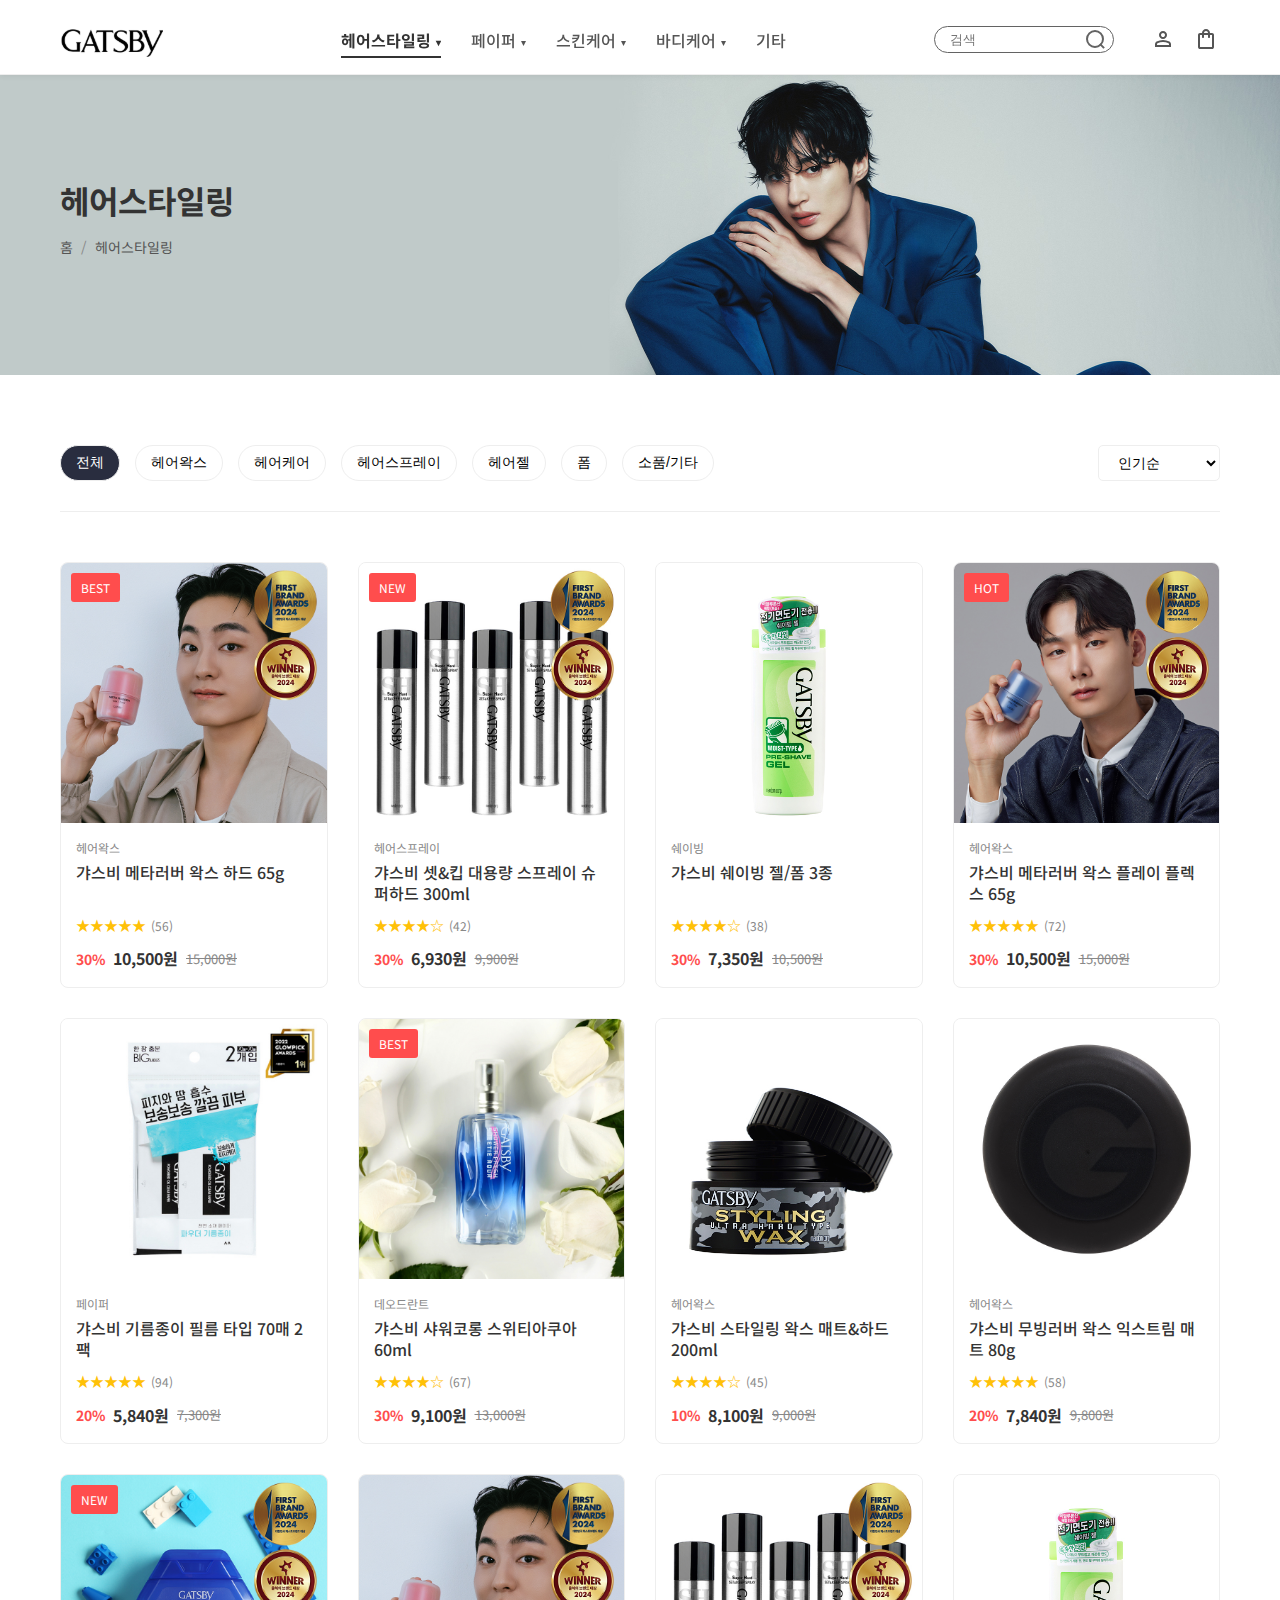
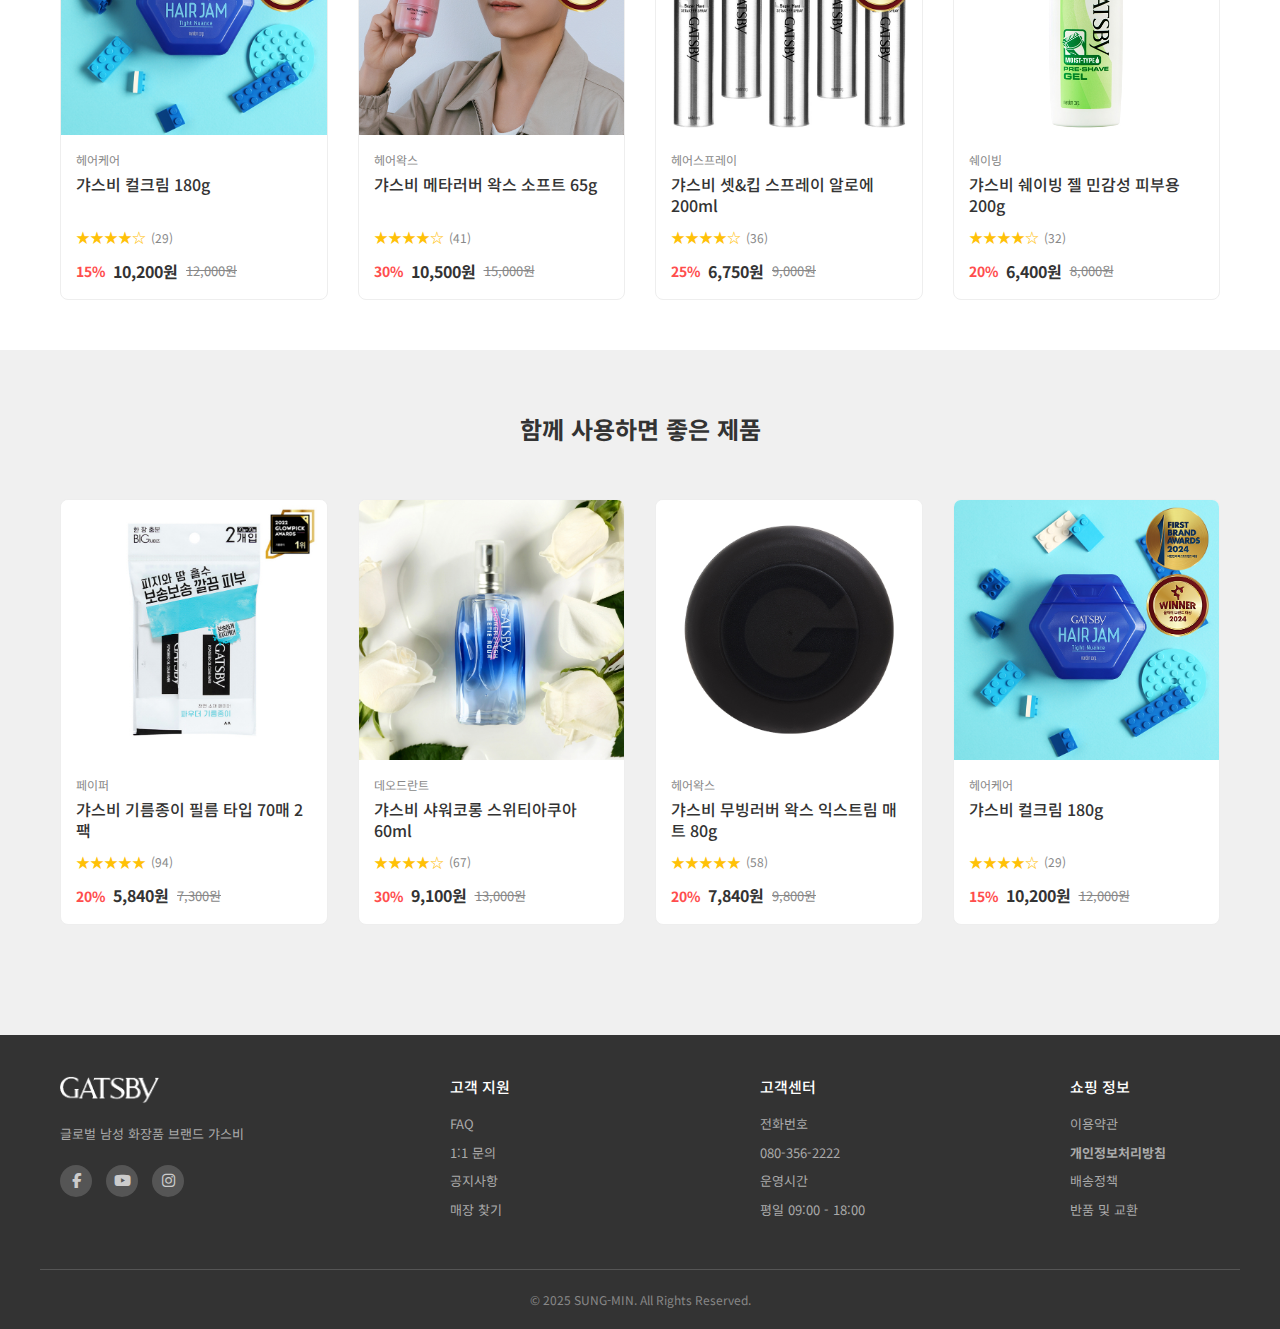
<file: project2/sub1.html>
<!DOCTYPE html>
<html lang="ko">
  <head>
    <meta charset="UTF-8" />
    <meta name="viewport" content="width=device-width, initial-scale=1.0" />
    <title>갸스비 - 전제품</title>
    <!-- 기본 폰트 -->
    <link rel="preconnect" href="https://fonts.googleapis.com" />
    <link rel="preconnect" href="https://fonts.gstatic.com" crossorigin />
    <link
      href="https://fonts.googleapis.com/css2?family=Noto+Sans+KR:wght@400;500;700&display=swap"
      rel="stylesheet"
    />
    <link
      rel="stylesheet"
      href="https://fonts.googleapis.com/css2?family=Material+Symbols+Outlined:opsz,wght,FILL,GRAD@20..48,100..700,0..1,-50..200"
    />
    <link
      rel="stylesheet"
      href="https://cdn.jsdelivr.net/npm/swiper@11/swiper-bundle.min.css"
    />
    <link
      rel="stylesheet"
      href="https://cdnjs.cloudflare.com/ajax/libs/font-awesome/6.4.2/css/all.min.css"
    />
    <link rel="stylesheet" href="style_sub.css" />
    <script src="script.js" defer></script>
  </head>
  <body class="gatsby_products-page">
    <!-- 헤더 시작 -->
    <header class="header">
      <div class="container header-wrap">
        <h1 class="logo">
          <a href="index.html"><img src="images/logo.svg" /></a>
        </h1>
        <nav class="nav">
          <ul class="nav-menu">
            <li class="nav-item">
              <a href="sub1.html" class="nav-link active">헤어스타일링</a>
              <ul class="submenu">
                <li class="nav-item">
                  <a href="sub1.html?category=헤어왁스" class="nav-link"
                    >헤어왁스</a
                  >
                </li>
                <li class="nav-item">
                  <a
                    href="gatsby-products-page.html?category=헤어케어"
                    class="nav-link"
                    >헤어케어</a
                  >
                </li>
                <li class="nav-item">
                  <a
                    href="gatsby-products-page.html?category=헤어스프레이"
                    class="nav-link"
                    >헤어스프레이</a
                  >
                </li>
                <li class="nav-item">
                  <a
                    href="gatsby-products-page.html?category=헤어젤"
                    class="nav-link"
                    >헤어젤</a
                  >
                </li>
                <li class="nav-item">
                  <a
                    href="gatsby-products-page.html?category=폼"
                    class="nav-link"
                    >폼</a
                  >
                </li>
                <li class="nav-item">
                  <a
                    href="gatsby-products-page.html?category=소품/기타"
                    class="nav-link"
                    >소품/기타</a
                  >
                </li>
              </ul>
            </li>
            <li class="nav-item">
              <a href="gatsby_product2-page.html" class="nav-link">페이퍼</a>
              <ul class="submenu">
                <li class="nav-item">
                  <a
                    href="gatsby_product2-page.html?category=기름종이"
                    class="nav-link"
                    >기름종이</a
                  >
                </li>
                <li class="nav-item">
                  <a
                    href="gatsby_product2-page.html?category=훼이셜 페이퍼"
                    class="nav-link"
                    >훼이셜 페이퍼</a
                  >
                </li>
                <li class="nav-item">
                  <a
                    href="gatsby_product2-page.html?category=바디 페이퍼"
                    class="nav-link"
                    >바디 페이퍼</a
                  >
                </li>
              </ul>
            </li>
            <li class="nav-item">
              <a href="#" class="nav-link">스킨케어</a>
              <ul class="submenu">
                <li class="nav-item">
                  <a
                    href="gatsby-products-page.html?category=쉐이빙"
                    class="nav-link"
                    >쉐이빙</a
                  >
                </li>
              </ul>
            </li>
            <li class="nav-item">
              <a href="#" class="nav-link">바디케어</a>
              <ul class="submenu">
                <li class="nav-item">
                  <a
                    href="gatsby-products-page.html?category=바디 페이퍼"
                    class="nav-link"
                    >바디 페이퍼</a
                  >
                </li>
                <li class="nav-item">
                  <a
                    href="gatsby-products-page.html?category=데오드란트 롤온"
                    class="nav-link"
                    >데오드란트 롤온</a
                  >
                </li>
                <li class="nav-item">
                  <a
                    href="gatsby-products-page.html?category=데오드란트 스프레이"
                    class="nav-link"
                    >데오드란트 스프레이</a
                  >
                </li>
                <li class="nav-item">
                  <a
                    href="gatsby-products-page.html?category=샤워코롱"
                    class="nav-link"
                    >샤워코롱</a
                  >
                </li>
              </ul>
            </li>
            <li class="nav-item"><a href="#" class="nav-link">기타</a></li>
          </ul>
        </nav>
        <div class="utils">
          <div class="search">
            <input type="text" placeholder="검색" />
            <button type="button" class="search-btn" aria-label="검색"></button>
          </div>
          <a href="#" class="icon" aria-label="마이페이지">
            <span class="material-symbols-outlined">person</span>
          </a>
          <a href="#" class="icon" aria-label="장바구니">
            <span class="material-symbols-outlined">shopping_bag</span>
          </a>
        </div>
      </div>
    </header>
    <!-- 헤더 끝 -->

    <!-- 메인 시작 -->
    <main>
      <!-- 페이지 타이틀 -->
      <section class="page-title">
        <div class="container">
          <h1>헤어스타일링</h1>
          <div class="breadcrumb">
            <a href="index.html">홈</a>
            <span>/</span>
            <a href="sub1.html">헤어스타일링</a>
          </div>
        </div>
      </section>

      <!-- 필터 섹션 -->
      <section class="filter-section">
        <div class="container">
          <div class="filter-wrap">
            <div class="filter-categories">
              <button class="filter-btn active">전체</button>
              <button class="filter-btn">헤어왁스</button>
              <button class="filter-btn">헤어케어</button>
              <button class="filter-btn">헤어스프레이</button>
              <button class="filter-btn">헤어젤</button>
              <button class="filter-btn">폼</button>
              <button class="filter-btn">소품/기타</button>
            </div>
            <select class="sort-select">
              <option>인기순</option>
              <option>최신순</option>
              <option>낮은가격순</option>
              <option>높은가격순</option>
              <option>할인율순</option>
            </select>
          </div>
        </div>
      </section>

      <!-- 제품 목록 -->
      <section class="products-list">
        <div class="container">
          <div class="products-grid">
            <!-- 제품 1 -->
            <div class="product-card" data-category="헤어왁스">
              <div class="product-img">
                <img
                  src="images/mon1.jpg"
                  alt="갸스비 메타러버 왁스 하드 65g"
                />
                <div class="product-tag">BEST</div>
              </div>
              <div class="product-info">
                <div class="product-category">헤어왁스</div>
                <h3 class="product-name">갸스비 메타러버 왁스 하드 65g</h3>
                <div class="product-rating">
                  <div class="stars">★★★★★</div>
                  <div class="review-count">(56)</div>
                </div>
                <div class="product-price">
                  <span class="discount">30%</span>
                  <span class="current-price">10,500원</span>
                  <span class="original-price">15,000원</span>
                </div>
              </div>
            </div>

            <!-- 제품 2 -->
            <div class="product-card" data-category="헤어스프레이">
              <div class="product-img">
                <img
                  src="images/mon2.jpg"
                  alt="갸스비 셋&킵 대용량 스프레이 슈퍼하드 300ml"
                />
                <div class="product-tag">NEW</div>
              </div>
              <div class="product-info">
                <div class="product-category">헤어스프레이</div>
                <h3 class="product-name">
                  갸스비 셋&킵 대용량 스프레이 슈퍼하드 300ml
                </h3>
                <div class="product-rating">
                  <div class="stars">★★★★☆</div>
                  <div class="review-count">(42)</div>
                </div>
                <div class="product-price">
                  <span class="discount">30%</span>
                  <span class="current-price">6,930원</span>
                  <span class="original-price">9,900원</span>
                </div>
              </div>
            </div>

            <!-- 제품 3 -->
            <div class="product-card" data-category="쉐이빙">
              <div class="product-img">
                <img src="images/mon31.jpg" alt="갸스비 쉐이빙 젤/폼 3종" />
              </div>
              <div class="product-info">
                <div class="product-category">쉐이빙</div>
                <h3 class="product-name">갸스비 쉐이빙 젤/폼 3종</h3>
                <div class="product-rating">
                  <div class="stars">★★★★☆</div>
                  <div class="review-count">(38)</div>
                </div>
                <div class="product-price">
                  <span class="discount">30%</span>
                  <span class="current-price">7,350원</span>
                  <span class="original-price">10,500원</span>
                </div>
              </div>
            </div>

            <!-- 제품 4 -->
            <div class="product-card" data-category="헤어왁스">
              <div class="product-img">
                <img
                  src="images/best11.jpg"
                  alt="갸스비 메타러버 왁스 플레이 플렉스 65g"
                />
                <div class="product-tag">HOT</div>
              </div>
              <div class="product-info">
                <div class="product-category">헤어왁스</div>
                <h3 class="product-name">
                  갸스비 메타러버 왁스 플레이 플렉스 65g
                </h3>
                <div class="product-rating">
                  <div class="stars">★★★★★</div>
                  <div class="review-count">(72)</div>
                </div>
                <div class="product-price">
                  <span class="discount">30%</span>
                  <span class="current-price">10,500원</span>
                  <span class="original-price">15,000원</span>
                </div>
              </div>
            </div>

            <!-- 제품 5 -->
            <div class="product-card" data-category="페이퍼">
              <div class="product-img">
                <img
                  src="images/best21.jpg"
                  alt="갸스비 기름종이 필름 타입 70매 2팩"
                />
              </div>
              <div class="product-info">
                <div class="product-category">페이퍼</div>
                <h3 class="product-name">갸스비 기름종이 필름 타입 70매 2팩</h3>
                <div class="product-rating">
                  <div class="stars">★★★★★</div>
                  <div class="review-count">(94)</div>
                </div>
                <div class="product-price">
                  <span class="discount">20%</span>
                  <span class="current-price">5,840원</span>
                  <span class="original-price">7,300원</span>
                </div>
              </div>
            </div>

            <!-- 제품 6 -->
            <div class="product-card" data-category="데오드란트">
              <div class="product-img">
                <img
                  src="images/best31.jpg"
                  alt="갸스비 샤워코롱 스위티아쿠아 60ml"
                />
                <div class="product-tag">BEST</div>
              </div>
              <div class="product-info">
                <div class="product-category">데오드란트</div>
                <h3 class="product-name">갸스비 샤워코롱 스위티아쿠아 60ml</h3>
                <div class="product-rating">
                  <div class="stars">★★★★☆</div>
                  <div class="review-count">(67)</div>
                </div>
                <div class="product-price">
                  <span class="discount">30%</span>
                  <span class="current-price">9,100원</span>
                  <span class="original-price">13,000원</span>
                </div>
              </div>
            </div>

            <!-- 제품 7 -->
            <div class="product-card" data-category="소품/기타">
              <div class="product-img">
                <img
                  src="images/style1.jpg"
                  alt="갸스비 스타일링 왁스 매트&하드 200ml"
                />
              </div>
              <div class="product-info">
                <div class="product-category">헤어왁스</div>
                <h3 class="product-name">
                  갸스비 스타일링 왁스 매트&하드 200ml
                </h3>
                <div class="product-rating">
                  <div class="stars">★★★★☆</div>
                  <div class="review-count">(45)</div>
                </div>
                <div class="product-price">
                  <span class="discount">10%</span>
                  <span class="current-price">8,100원</span>
                  <span class="original-price">9,000원</span>
                </div>
              </div>
            </div>

            <!-- 제품 8 -->
            <div class="product-card" data-category="헤어왁스">
              <div class="product-img">
                <img
                  src="images/style2.jpg"
                  alt="갸스비 무빙러버 왁스 익스트림 매트 80g"
                />
              </div>
              <div class="product-info">
                <div class="product-category">헤어왁스</div>
                <h3 class="product-name">
                  갸스비 무빙러버 왁스 익스트림 매트 80g
                </h3>
                <div class="product-rating">
                  <div class="stars">★★★★★</div>
                  <div class="review-count">(58)</div>
                </div>
                <div class="product-price">
                  <span class="discount">20%</span>
                  <span class="current-price">7,840원</span>
                  <span class="original-price">9,800원</span>
                </div>
              </div>
            </div>

            <!-- 제품 9 -->
            <div class="product-card" data-category="폼">
              <div class="product-img">
                <img src="images/sub1.jpg" alt="갸스비 컬크림" />
                <div class="product-tag">NEW</div>
              </div>
              <div class="product-info">
                <div class="product-category">헤어케어</div>
                <h3 class="product-name">갸스비 컬크림 180g</h3>
                <div class="product-rating">
                  <div class="stars">★★★★☆</div>
                  <div class="review-count">(29)</div>
                </div>
                <div class="product-price">
                  <span class="discount">15%</span>
                  <span class="current-price">10,200원</span>
                  <span class="original-price">12,000원</span>
                </div>
              </div>
            </div>

            <!-- 제품 10 -->
            <div class="product-card" data-category="헤어젤">
              <div class="product-img">
                <img
                  src="images/mon1.jpg"
                  alt="갸스비 메타러버 왁스 소프트 65g"
                />
              </div>
              <div class="product-info">
                <div class="product-category">헤어왁스</div>
                <h3 class="product-name">갸스비 메타러버 왁스 소프트 65g</h3>
                <div class="product-rating">
                  <div class="stars">★★★★☆</div>
                  <div class="review-count">(41)</div>
                </div>
                <div class="product-price">
                  <span class="discount">30%</span>
                  <span class="current-price">10,500원</span>
                  <span class="original-price">15,000원</span>
                </div>
              </div>
            </div>

            <!-- 제품 11 -->
            <div class="product-card" data-category="헤어스프레이">
              <div class="product-img">
                <img
                  src="images/mon2.jpg"
                  alt="갸스비 셋&킵 스프레이 알로에 200ml"
                />
              </div>
              <div class="product-info">
                <div class="product-category">헤어스프레이</div>
                <h3 class="product-name">갸스비 셋&킵 스프레이 알로에 200ml</h3>
                <div class="product-rating">
                  <div class="stars">★★★★☆</div>
                  <div class="review-count">(36)</div>
                </div>
                <div class="product-price">
                  <span class="discount">25%</span>
                  <span class="current-price">6,750원</span>
                  <span class="original-price">9,000원</span>
                </div>
              </div>
            </div>

            <!-- 제품 12 -->
            <div class="product-card" data-category="쉐이빙">
              <div class="product-img">
                <img
                  src="images/mon31.jpg"
                  alt="갸스비 쉐이빙 젤 민감성 피부용"
                />
              </div>
              <div class="product-info">
                <div class="product-category">쉐이빙</div>
                <h3 class="product-name">
                  갸스비 쉐이빙 젤 민감성 피부용 200g
                </h3>
                <div class="product-rating">
                  <div class="stars">★★★★☆</div>
                  <div class="review-count">(32)</div>
                </div>
                <div class="product-price">
                  <span class="discount">20%</span>
                  <span class="current-price">6,400원</span>
                  <span class="original-price">8,000원</span>
                </div>
              </div>
            </div>
          </div>
        </div>
      </section>

      <!-- 추천 제품 섹션 -->
      <section class="recommendations">
        <div class="container">
          <h2 class="section-title">함께 사용하면 좋은 제품</h2>
          <div class="products-grid">
            <!-- 추천 제품 1 -->
            <div class="product-card">
              <div class="product-img">
                <img
                  src="images/best21.jpg"
                  alt="갸스비 기름종이 필름 타입 70매 2팩"
                />
              </div>
              <div class="product-info">
                <div class="product-category">페이퍼</div>
                <h3 class="product-name">갸스비 기름종이 필름 타입 70매 2팩</h3>
                <div class="product-rating">
                  <div class="stars">★★★★★</div>
                  <div class="review-count">(94)</div>
                </div>
                <div class="product-price">
                  <span class="discount">20%</span>
                  <span class="current-price">5,840원</span>
                  <span class="original-price">7,300원</span>
                </div>
              </div>
            </div>

            <!-- 추천 제품 2 -->
            <div class="product-card">
              <div class="product-img">
                <img
                  src="images/best31.jpg"
                  alt="갸스비 샤워코롱 스위티아쿠아 60ml"
                />
              </div>
              <div class="product-info">
                <div class="product-category">데오드란트</div>
                <h3 class="product-name">갸스비 샤워코롱 스위티아쿠아 60ml</h3>
                <div class="product-rating">
                  <div class="stars">★★★★☆</div>
                  <div class="review-count">(67)</div>
                </div>
                <div class="product-price">
                  <span class="discount">30%</span>
                  <span class="current-price">9,100원</span>
                  <span class="original-price">13,000원</span>
                </div>
              </div>
            </div>

            <!-- 추천 제품 3 -->
            <div class="product-card">
              <div class="product-img">
                <img
                  src="images/style2.jpg"
                  alt="갸스비 무빙러버 왁스 익스트림 매트 80g"
                />
              </div>
              <div class="product-info">
                <div class="product-category">헤어왁스</div>
                <h3 class="product-name">
                  갸스비 무빙러버 왁스 익스트림 매트 80g
                </h3>
                <div class="product-rating">
                  <div class="stars">★★★★★</div>
                  <div class="review-count">(58)</div>
                </div>
                <div class="product-price">
                  <span class="discount">20%</span>
                  <span class="current-price">7,840원</span>
                  <span class="original-price">9,800원</span>
                </div>
              </div>
            </div>

            <!-- 추천 제품 4 -->
            <div class="product-card">
              <div class="product-img">
                <img src="images/sub1.jpg" alt="갸스비 컬크림" />
              </div>
              <div class="product-info">
                <div class="product-category">헤어케어</div>
                <h3 class="product-name">갸스비 컬크림 180g</h3>
                <div class="product-rating">
                  <div class="stars">★★★★☆</div>
                  <div class="review-count">(29)</div>
                </div>
                <div class="product-price">
                  <span class="discount">15%</span>
                  <span class="current-price">10,200원</span>
                  <span class="original-price">12,000원</span>
                </div>
              </div>
            </div>
          </div>
        </div>
      </section>
    </main>
    <!-- 메인 끝 -->

    <!-- 푸터 시작 -->
    <footer class="footer">
      <div class="container footer-wrap">
        <div class="footer-left">
          <h2 class="footer-logo">
            <img src="images/logo2.png" width="100px" />
          </h2>
          <p class="footer-info">글로벌 남성 화장품 브랜드 갸스비</p>
          <div class="social-links">
            <a href="#" class="social-icon" aria-label="Facebook"
              ><i class="fa-brands fa-facebook-f"></i
            ></a>
            <a href="#" class="social-icon" aria-label="Youtube"
              ><i class="fa-brands fa-youtube"></i
            ></a>
            <a href="#" class="social-icon" aria-label="Instagram"
              ><i class="fa-brands fa-instagram"></i
            ></a>
          </div>
        </div>
        <div class="footer-right">
          <nav class="footer-links" aria-label="고객 지원 메뉴">
            <h4>고객 지원</h4>
            <ul>
              <li><a href="#">FAQ</a></li>
              <li><a href="#">1:1 문의</a></li>
              <li><a href="#">공지사항</a></li>
              <li><a href="#">매장 찾기</a></li>
            </ul>
          </nav>
          <div class="footer-links">
            <h4>고객센터</h4>
            <ul>
              <li>전화번호</li>
              <li><a href="tel:080-356-2222">080-356-2222</a></li>
              <li>운영시간</li>
              <li>평일 09:00 - 18:00</li>
            </ul>
          </div>
          <nav class="footer-links" aria-label="쇼핑 정보 메뉴">
            <h4>쇼핑 정보</h4>
            <ul>
              <li><a href="#">이용약관</a></li>
              <li>
                <a href="#"><strong>개인정보처리방침</strong></a>
              </li>
              <li><a href="#">배송정책</a></li>
              <li><a href="#">반품 및 교환</a></li>
            </ul>
          </nav>
        </div>
      </div>
      <div class="footer-copyright">
        <div class="container">
          <p>© 2025 SUNG-MIN. All Rights Reserved.</p>
        </div>
      </div>
    </footer>
    <!-- 푸터 끝 -->
  </body>
</html>
</file>
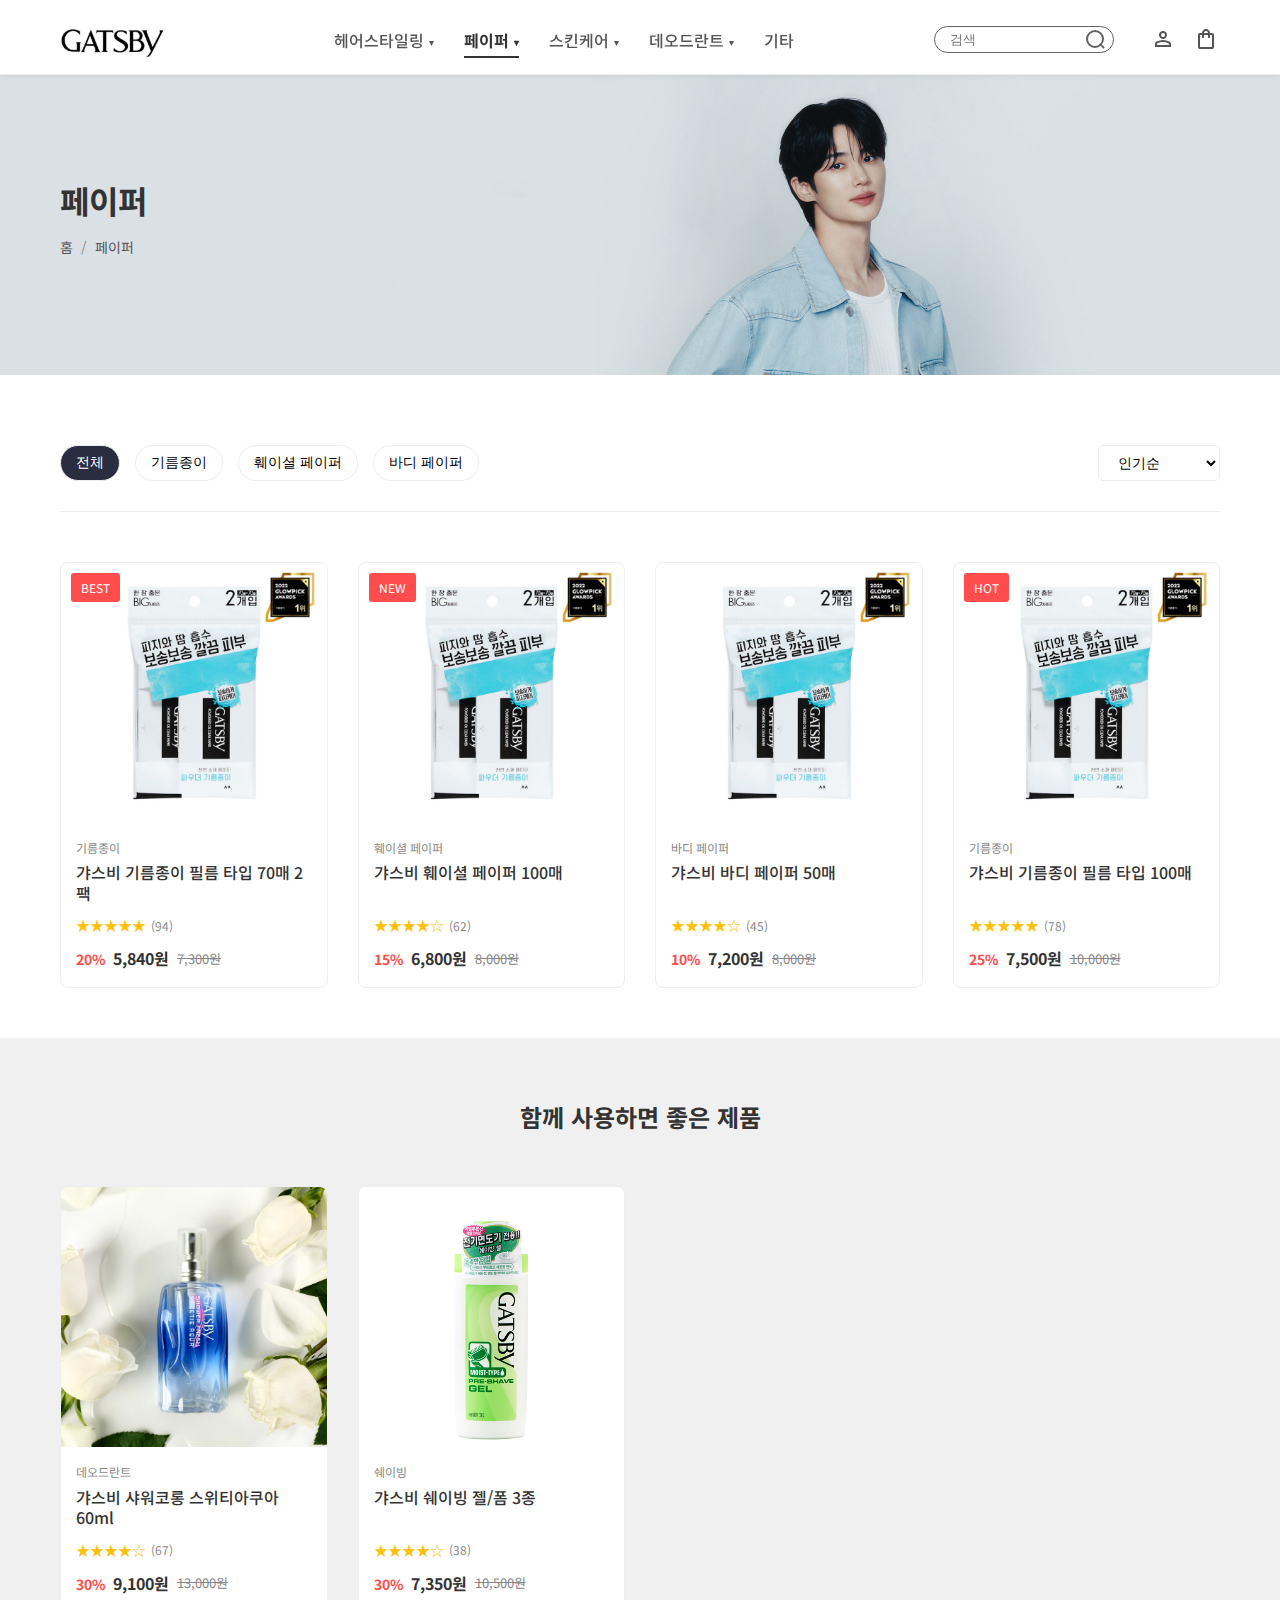
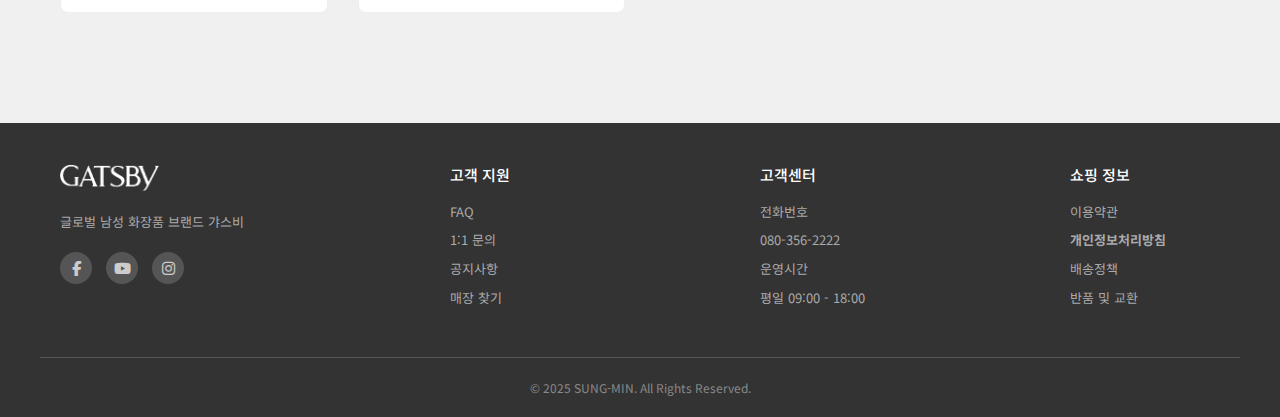
<file: project2/sub2.html>
<!DOCTYPE html>
<html lang="ko">
  <head>
    <meta charset="UTF-8" />
    <meta name="viewport" content="width=device-width, initial-scale=1.0" />
    <title>갸스비 - 페이퍼</title>
    <!-- 기본 폰트 -->
    <link rel="preconnect" href="https://fonts.googleapis.com" />
    <link rel="preconnect" href="https://fonts.gstatic.com" crossorigin />
    <link
      href="https://fonts.googleapis.com/css2?family=Noto+Sans+KR:wght@400;500;700&display=swap"
      rel="stylesheet"
    />
    <link
      rel="stylesheet"
      href="https://fonts.googleapis.com/css2?family=Material+Symbols+Outlined:opsz,wght,FILL,GRAD@20..48,100..700,0..1,-50..200"
    />
    <link
      rel="stylesheet"
      href="https://cdn.jsdelivr.net/npm/swiper@11/swiper-bundle.min.css"
    />
    <link
      rel="stylesheet"
      href="https://cdnjs.cloudflare.com/ajax/libs/font-awesome/6.4.2/css/all.min.css"
    />
    <link rel="stylesheet" href="style_sub.css" />
    <script src="script.js" defer></script>
  </head>
  <body class="gatsby_product2-page">
    <!-- 헤더 시작 -->
    <header class="header">
      <div class="container header-wrap">
        <h1 class="logo">
          <a href="index.html"><img src="images/logo.svg" /></a>
        </h1>
        <nav class="nav">
          <ul class="nav-menu">
            <li class="nav-item">
              <a href="sub1.html" class="nav-link">헤어스타일링</a>
              <ul class="submenu">
                <li class="nav-item">
                  <a href="sub1.html?category=헤어왁스" class="nav-link"
                    >헤어왁스</a
                  >
                </li>
                <li class="nav-item">
                  <a href="sub1.html?category=헤어케어" class="nav-link"
                    >헤어케어</a
                  >
                </li>
                <li class="nav-item">
                  <a href="sub1.html?category=헤어스프레이" class="nav-link"
                    >헤어스프레이</a
                  >
                </li>
                <li class="nav-item">
                  <a href="sub1.html?category=헤어젤" class="nav-link"
                    >헤어젤</a
                  >
                </li>
                <li class="nav-item">
                  <a href="sub1.html?category=폼" class="nav-link">폼</a>
                </li>
                <li class="nav-item">
                  <a href="sub1.html?category=소품/기타" class="nav-link"
                    >소품/기타</a
                  >
                </li>
              </ul>
            </li>
            <li class="nav-item">
              <a href="sub2.html" class="nav-link active">페이퍼</a>
              <ul class="submenu">
                <li class="nav-item">
                  <a href="sub2.html?category=기름종이" class="nav-link"
                    >기름종이</a
                  >
                </li>
                <li class="nav-item">
                  <a href="sub2.html?category=훼이셜 페이퍼" class="nav-link"
                    >훼이셜 페이퍼</a
                  >
                </li>
                <li class="nav-item">
                  <a href="sub2.html?category=바디 페이퍼" class="nav-link"
                    >바디 페이퍼</a
                  >
                </li>
              </ul>
            </li>
            <li class="nav-item">
              <a href="#" class="nav-link">스킨케어</a>
              <ul class="submenu">
                <li class="nav-item">
                  <a href="sub1.html?category=쉐이빙" class="nav-link"
                    >쉐이빙</a
                  >
                </li>
              </ul>
            </li>
            <li class="nav-item">
              <a href="#" class="nav-link">데오드란트</a>
              <ul class="submenu">
                <li class="nav-item">
                  <a href="sub1.html?category=바디 페이퍼" class="nav-link"
                    >바디 페이퍼</a
                  >
                </li>
                <li class="nav-item">
                  <a href="sub1.html?category=데오드란트 롤온" class="nav-link"
                    >데오드란트 롤온</a
                  >
                </li>
                <li class="nav-item">
                  <a
                    href="sub1.html?category=데오드란트 스프레이"
                    class="nav-link"
                    >데오드란트 스프레이</a
                  >
                </li>
                <li class="nav-item">
                  <a href="sub1.html?category=샤워코롱" class="nav-link"
                    >샤워코롱</a
                  >
                </li>
              </ul>
            </li>
            <li class="nav-item"><a href="#" class="nav-link">기타</a></li>
          </ul>
        </nav>
        <div class="utils">
          <div class="search">
            <input type="text" placeholder="검색" />
            <button type="button" class="search-btn" aria-label="검색"></button>
          </div>
          <a href="#" class="icon" aria-label="마이페이지">
            <span class="material-symbols-outlined">person</span>
          </a>
          <a href="#" class="icon" aria-label="장바구니">
            <span class="material-symbols-outlined">shopping_bag</span>
          </a>
        </div>
      </div>
    </header>
    <!-- 헤더 끝 -->

    <!-- 메인 시작 -->
    <main>
      <!-- 페이지 타이틀 -->
      <section class="page-title">
        <div class="container">
          <h1>페이퍼</h1>
          <div class="breadcrumb">
            <a href="index.html">홈</a>
            <span>/</span>
            <a href="sub2.html">페이퍼</a>
          </div>
        </div>
      </section>

      <!-- 필터 섹션 -->
      <section class="filter-section">
        <div class="container">
          <div class="filter-wrap">
            <div class="filter-categories">
              <button class="filter-btn active">전체</button>
              <button class="filter-btn">기름종이</button>
              <button class="filter-btn">훼이셜 페이퍼</button>
              <button class="filter-btn">바디 페이퍼</button>
            </div>
            <select class="sort-select">
              <option>인기순</option>
              <option>최신순</option>
              <option>낮은가격순</option>
              <option>높은가격순</option>
              <option>할인율순</option>
            </select>
          </div>
        </div>
      </section>

      <!-- 제품 목록 -->
      <section class="products-list">
        <div class="container">
          <div class="products-grid">
            <!-- 제품 1 -->
            <div class="product-card" data-category="기름종이">
              <div class="product-img">
                <img
                  src="images/best21.jpg"
                  alt="갸스비 기름종이 필름 타입 70매 2팩"
                />
                <div class="product-tag">BEST</div>
              </div>
              <div class="product-info">
                <div class="product-category">기름종이</div>
                <h3 class="product-name">갸스비 기름종이 필름 타입 70매 2팩</h3>
                <div class="product-rating">
                  <div class="stars">★★★★★</div>
                  <div class="review-count">(94)</div>
                </div>
                <div class="product-price">
                  <span class="discount">20%</span>
                  <span class="current-price">5,840원</span>
                  <span class="original-price">7,300원</span>
                </div>
              </div>
            </div>

            <!-- 제품 2 -->
            <div class="product-card" data-category="훼이셜 페이퍼">
              <div class="product-img">
                <img src="images/best21.jpg" alt="갸스비 훼이셜 페이퍼 100매" />
                <div class="product-tag">NEW</div>
              </div>
              <div class="product-info">
                <div class="product-category">훼이셜 페이퍼</div>
                <h3 class="product-name">갸스비 훼이셜 페이퍼 100매</h3>
                <div class="product-rating">
                  <div class="stars">★★★★☆</div>
                  <div class="review-count">(62)</div>
                </div>
                <div class="product-price">
                  <span class="discount">15%</span>
                  <span class="current-price">6,800원</span>
                  <span class="original-price">8,000원</span>
                </div>
              </div>
            </div>

            <!-- 제품 3 -->
            <div class="product-card" data-category="바디 페이퍼">
              <div class="product-img">
                <img src="images/best21.jpg" alt="갸스비 바디 페이퍼 50매" />
              </div>
              <div class="product-info">
                <div class="product-category">바디 페이퍼</div>
                <h3 class="product-name">갸스비 바디 페이퍼 50매</h3>
                <div class="product-rating">
                  <div class="stars">★★★★☆</div>
                  <div class="review-count">(45)</div>
                </div>
                <div class="product-price">
                  <span class="discount">10%</span>
                  <span class="current-price">7,200원</span>
                  <span class="original-price">8,000원</span>
                </div>
              </div>
            </div>

            <!-- 제품 4 -->
            <div class="product-card" data-category="기름종이">
              <div class="product-img">
                <img
                  src="images/best21.jpg"
                  alt="갸스비 기름종이 필름 타입 100매"
                />
                <div class="product-tag">HOT</div>
              </div>
              <div class="product-info">
                <div class="product-category">기름종이</div>
                <h3 class="product-name">갸스비 기름종이 필름 타입 100매</h3>
                <div class="product-rating">
                  <div class="stars">★★★★★</div>
                  <div class="review-count">(78)</div>
                </div>
                <div class="product-price">
                  <span class="discount">25%</span>
                  <span class="current-price">7,500원</span>
                  <span class="original-price">10,000원</span>
                </div>
              </div>
            </div>
          </div>
        </div>
      </section>

      <!-- 추천 제품 섹션 -->
      <section class="recommendations">
        <div class="container">
          <h2 class="section-title">함께 사용하면 좋은 제품</h2>
          <div class="products-grid">
            <!-- 추천 제품 1 -->
            <div class="product-card">
              <div class="product-img">
                <img
                  src="images/best31.jpg"
                  alt="갸스비 샤워코롱 스위티아쿠아 60ml"
                />
              </div>
              <div class="product-info">
                <div class="product-category">데오드란트</div>
                <h3 class="product-name">갸스비 샤워코롱 스위티아쿠아 60ml</h3>
                <div class="product-rating">
                  <div class="stars">★★★★☆</div>
                  <div class="review-count">(67)</div>
                </div>
                <div class="product-price">
                  <span class="discount">30%</span>
                  <span class="current-price">9,100원</span>
                  <span class="original-price">13,000원</span>
                </div>
              </div>
            </div>

            <!-- 추천 제품 2 -->
            <div class="product-card">
              <div class="product-img">
                <img src="images/mon31.jpg" alt="갸스비 쉐이빙 젤/폼 3종" />
              </div>
              <div class="product-info">
                <div class="product-category">쉐이빙</div>
                <h3 class="product-name">갸스비 쉐이빙 젤/폼 3종</h3>
                <div class="product-rating">
                  <div class="stars">★★★★☆</div>
                  <div class="review-count">(38)</div>
                </div>
                <div class="product-price">
                  <span class="discount">30%</span>
                  <span class="current-price">7,350원</span>
                  <span class="original-price">10,500원</span>
                </div>
              </div>
            </div>
          </div>
        </div>
      </section>
    </main>
    <!-- 메인 끝 -->

    <!-- 푸터 시작 -->
    <footer class="footer">
      <div class="container footer-wrap">
        <div class="footer-left">
          <h2 class="footer-logo">
            <img src="images/logo2.png" width="100px" />
          </h2>
          <p class="footer-info">글로벌 남성 화장품 브랜드 갸스비</p>
          <div class="social-links">
            <a href="#" class="social-icon" aria-label="Facebook"
              ><i class="fa-brands fa-facebook-f"></i
            ></a>
            <a href="#" class="social-icon" aria-label="Youtube"
              ><i class="fa-brands fa-youtube"></i
            ></a>
            <a href="#" class="social-icon" aria-label="Instagram"
              ><i class="fa-brands fa-instagram"></i
            ></a>
          </div>
        </div>
        <div class="footer-right">
          <nav class="footer-links" aria-label="고객 지원 메뉴">
            <h4>고객 지원</h4>
            <ul>
              <li><a href="#">FAQ</a></li>
              <li><a href="#">1:1 문의</a></li>
              <li><a href="#">공지사항</a></li>
              <li><a href="#">매장 찾기</a></li>
            </ul>
          </nav>
          <div class="footer-links">
            <h4>고객센터</h4>
            <ul>
              <li>전화번호</li>
              <li><a href="tel:080-356-2222">080-356-2222</a></li>
              <li>운영시간</li>
              <li>평일 09:00 - 18:00</li>
            </ul>
          </div>
          <nav class="footer-links" aria-label="쇼핑 정보 메뉴">
            <h4>쇼핑 정보</h4>
            <ul>
              <li><a href="#">이용약관</a></li>
              <li>
                <a href="#"><strong>개인정보처리방침</strong></a>
              </li>
              <li><a href="#">배송정책</a></li>
              <li><a href="#">반품 및 교환</a></li>
            </ul>
          </nav>
        </div>
      </div>
      <div class="footer-copyright">
        <div class="container">
          <p>© 2025 SUNG-MIN. All Rights Reserved.</p>
        </div>
      </div>
    </footer>
    <!-- 푸터 끝 -->
  </body>
</html>
</file>
<file: mobile/styles.css>
@charset "UTF-8";

/* ===== 기본 스타일 ===== */
* {
  margin: 0;
  padding: 0;
  box-sizing: border-box;
}

html {
  font-size: 16px; /* 26px에서 표준 크기로 변경 */
}
body {
  font-family: "Noto Sans KR", sans-serif;
  font-size: 0.875rem; /* 14px */
  color: #333;
  line-height: 1.5;
  background-color: #f8f8f8;
  -webkit-tap-highlight-color: transparent;
  overflow-x: hidden;
  padding-bottom: 3.625rem; /* 58px */
}

a {
  text-decoration: none;
  color: inherit;
  transition: all 0.3s ease;
}

ul {
  list-style: none;
}

img {
  max-width: 100%;
  height: auto;
}

button {
  background: none;
  border: none;
  font: inherit;
  cursor: pointer;
  transition: all 0.3s ease;
}

input {
  font: inherit;
  outline: none;
}

.product-section,
.brand-section,
.styling-section,
.promo-banner {
  margin-bottom: 3.125rem; /* 50px */
  margin-top: 2.5rem; /* 40px */
}

/* Material Icons 스타일 */
.material-symbols-outlined {
  font-variation-settings: "FILL" 0, "wght" 400, "GRAD" 0, "opsz" 24;
  font-size: 1.5rem; /* 24px */
  line-height: 1;
}

/* ===== 앱 헤더 ===== */
.app-header {
  background-color: #fff;
  position: sticky;
  top: 0;
  width: 100%;
  z-index: 100;
  box-shadow: 0 0.125rem 0.313rem rgba(0, 0, 0, 0.05); /* 2px 5px */
}

.header-container {
  display: flex;
  justify-content: space-between;
  align-items: center;
  padding: 0.75rem 1rem; /* 12px 16px */
  position: relative;
}
.app-logo {
  width: 5.625rem; /* 90px */
  height: 2.5rem; /* 40px */
  margin-left: 3.125rem; /* 50px */
}

.menu-toggle {
  display: flex;
  align-items: center;
  justify-content: center;
  width: 2.5rem; /* 40px */
  height: 2.5rem; /* 40px */
  color: #555;
  position: relative;
  z-index: 200;
}

.header-actions {
  display: flex;
  align-items: center;
  gap: 0.5rem; /* 8px */
}

.action-btn {
  display: flex;
  align-items: center;
  justify-content: center;
  width: 2.5rem; /* 40px */
  height: 2.5rem; /* 40px */
  color: #555;
  position: relative;
}

.badge {
  position: absolute;
  top: 0.188rem; /* 3px */
  right: 0.188rem; /* 3px */
  width: 1.125rem; /* 18px */
  height: 1.125rem; /* 18px */
  background-color: #ff4d4d;
  color: #fff;
  border-radius: 50%;
  font-size: 0.625rem; /* 10px */
  font-weight: 700;
  display: flex;
  align-items: center;
  justify-content: center;
}

/* 검색바 */
.search-bar {
  width: 100%;
  background-color: #fff;
  padding: 0 1rem 0.75rem; /* 0 16px 12px */
  display: none;
  transition: all 0.3s ease;
}

.search-bar.active {
  display: block;
}

.search-container {
  display: flex;
  align-items: center;
  border: 0.063rem solid #ddd; /* 1px */
  border-radius: 1.25rem; /* 20px */
  overflow: hidden;
  padding: 0 0.5rem; /* 0 8px */
}

.search-container input {
  flex: 1;
  border: none;
  padding: 0.625rem 0.75rem; /* 10px 12px */
  font-size: 0.875rem; /* 14px */
}

.search-btn,
.search-close {
  width: 2.5rem; /* 40px */
  height: 2.5rem; /* 40px */
  display: flex;
  align-items: center;
  justify-content: center;
  color: #555;
}

/* ===== 사이드 메뉴 ===== */
.side-menu-overlay {
  position: fixed;
  top: 0;
  left: 0;
  width: 100%;
  height: 100%;
  background-color: rgba(0, 0, 0, 0.5);
  z-index: 150;
  opacity: 0;
  visibility: hidden;
  transition: all 0.3s ease;
}

.side-menu-overlay.active {
  opacity: 1;
  visibility: visible;
}

.side-menu {
  position: fixed;
  top: 0;
  left: 0;
  width: 80%;
  max-width: 20rem; /* 320px */
  height: 100%;
  background-color: #fff;
  z-index: 200;
  transform: translateX(-100%);
  transition: transform 0.3s cubic-bezier(0.4, 0, 0.2, 1);
  display: flex;
  flex-direction: column;
}

.side-menu.active {
  transform: translateX(0);
}

.side-menu-header {
  padding: 1rem; /* 16px */
  border-bottom: 0.063rem solid #eee; /* 1px */
  position: relative;
}

.menu-close {
  position: absolute;
  top: 1rem; /* 16px */
  right: 1rem; /* 16px */
  width: 2.5rem; /* 40px */
  height: 2.5rem; /* 40px */
  display: flex;
  align-items: center;
  justify-content: center;
  color: #555;
}

.user-profile {
  display: flex;
  align-items: center;
  margin-top: 1.5rem; /* 24px */
  padding-bottom: 1rem; /* 16px */
}

.profile-img {
  width: 3.125rem; /* 50px */
  height: 3.125rem; /* 50px */
  border-radius: 50%;
  background-color: #eee;
  display: flex;
  align-items: center;
  justify-content: center;
  margin-right: 1rem; /* 16px */
}

.profile-info {
  flex: 1;
}

.welcome {
  font-size: 0.875rem; /* 14px */
  color: #888;
  margin-bottom: 0.25rem; /* 4px */
}

.login-btn {
  font-size: 0.938rem; /* 15px */
  font-weight: 500;
  color: #292d3f;
}

.side-menu-list {
  flex: 1;
  overflow-y: auto;
  padding: 1rem 0; /* 16px 0 */
}

.menu-item {
  position: relative;
}

.menu-link {
  display: block;
  padding: 0.875rem 1rem; /* 14px 16px */
  font-size: 1rem; /* 16px */
  font-weight: 500;
  color: #333;
  position: relative;
}

.menu-link.active {
  color: #292d3f;
  font-weight: 700;
}

.has-submenu > .menu-link {
  padding-right: 3.125rem; /* 50px */
}

.submenu-toggle {
  position: absolute;
  top: 0.375rem; /* 6px */
  right: 0.5rem; /* 8px */
  width: 2.5rem; /* 40px */
  height: 2.5rem; /* 40px */
  display: flex;
  align-items: center;
  justify-content: center;
  color: #555;
  transition: all 0.3s ease;
}

.submenu-toggle.active {
  transform: rotate(45deg);
}

.submenu {
  display: none;
  background-color: #f9f9f9;
  padding: 0.5rem 0; /* 8px 0 */
}

.submenu.active {
  display: block;
}

.submenu li a {
  display: block;
  padding: 0.75rem 1rem 0.75rem 2rem; /* 12px 16px 12px 32px */
  font-size: 0.875rem; /* 14px */
  color: #555;
}

.submenu li a:hover {
  background-color: #f0f0f0;
}

.side-menu-footer {
  padding: 1rem; /* 16px */
  border-top: 0.063rem solid #eee; /* 1px */
}

.menu-contact {
  margin-bottom: 1rem; /* 16px */
}

.menu-contact h4 {
  font-size: 0.875rem; /* 14px */
  font-weight: 500;
  margin-bottom: 0.5rem; /* 8px */
  color: #888;
}

.phone {
  display: block;
  font-size: 1.125rem; /* 18px */
  font-weight: 700;
  color: #292d3f;
  margin-bottom: 0.25rem; /* 4px */
}

.hours {
  font-size: 0.75rem; /* 12px */
  color: #888;
}

.social-links {
  display: flex;
  gap: 0.75rem; /* 12px */
}

.social-links a {
  width: 2.25rem; /* 36px */
  height: 2.25rem; /* 36px */
  border-radius: 50%;
  background-color: #eee;
  display: flex;
  align-items: center;
  justify-content: center;
  color: #555;
}

/* ===== 메인 영역 ===== */
.app-main {
  padding-bottom: 1.5rem; /* 24px */
}

/* 히어로 섹션 */
.hero-section {
  width: 100%;
  height: 30vh;
  min-height: 15rem; /* 240px */
  max-height: 25rem; /* 400px */
  position: relative;
}

.app-swiper {
  width: 100%;
  height: 100%;
}

.swiper-slide {
  width: 100%;
  height: 100%;
  display: flex;
  align-items: center;
  justify-content: center;
  overflow: hidden;
}

.swiper-slide img {
  width: 100%;
  object-fit: cover;
}

.swiper-pagination-bullet {
  width: 0.5rem; /* 8px */
  height: 0.5rem; /* 8px */
  background-color: rgba(255, 255, 255, 0.5);
  opacity: 1;
}

.swiper-pagination-bullet-active {
  background-color: #fff;
}

/* 카테고리 섹션 */
.category-section {
  padding: 0.7rem 0.1rem; /* 10px 8px */
}

.category-grid {
  display: flex;
  flex-wrap: wrap;
  justify-content: center;
  align-items: center;
  padding: 0 0.1rem; /* 0 16px */
  grid-gap: 1rem; /* 33px */
}

.category-item {
  display: flex;
  flex-direction: column;
  align-items: center;
  color: #fff;
}

.category-icon {
  width: 3.8rem; /* 40px */
  height: 3.8rem; /* 40px */
  border-radius: 50%;
  border: rgba(41, 45, 63, 0.3) 0.5px solid;
  box-shadow: 0 0.125rem 0.25rem rgba(0, 0, 0, 0.1);
  background-color: #fff;
  display: flex;
  align-items: center;
  justify-content: center;
  margin-bottom: 0.313rem; /* 5px */
  overflow: hidden;
}

.category-icon img {
  width: 60%;
  height: auto;
}

.category-item span {
  font-size: 0.7rem;
  text-align: center;
  color: #4b4b4b;
}

/* 섹션 헤더 */
.section-header {
  display: flex;
  align-items: center;
  justify-content: space-between;
  padding: 1.5rem 1rem 1rem; /* 24px 16px 16px */
}

.section-title {
  font-size: 1.2rem; /* 18px */
  font-weight: 700;
}

.view-all {
  display: flex;
  align-items: center;
  font-size: 0.75rem; /* 12px */
  color: #555;
}

.view-all .material-symbols-outlined {
  font-size: 1rem; /* 16px */
}

/* 제품 카드 스크롤 */
.product-scroll {
  padding: 0 1rem; /* 0 16px */
  display: flex;
  overflow-x: auto;
  gap: 0.75rem; /* 12px */
  scrollbar-width: none; /* Firefox */
  -ms-overflow-style: none; /* IE and Edge */
}

.product-scroll::-webkit-scrollbar {
  display: none; /* Chrome, Safari, Opera */
}

.product-scroll .product-card {
  flex: 0 0 17.5rem; /* 280px */
}

/* 제품 카드 */
.product-card {
  border-radius: 0.5rem; /* 8px */
  background-color: #fff;
  overflow: hidden;
  box-shadow: 0 0.125rem 0.625rem rgba(0, 0, 0, 0.1); /* 2px 10px */
  margin-bottom: 1rem; /* 16px */
}

.product-card.featured {
  flex: 1;
  width: 100%;
}

.product-img {
  height: 0;
  padding-bottom: 100%; /* 1:1 비율 유지 */
  background-size: cover;
  background-position: center;
  position: relative;
}

.product-badge {
  position: absolute;
  top: 0.5rem; /* 8px */
  left: 0.5rem; /* 8px */
  padding: 0.25rem 0.5rem; /* 4px 8px */
  font-size: 0.6rem; /* 10px */
  font-weight: 700;
  color: #fff;
  border-radius: 0.25rem; /* 4px */
  z-index: 5;
}

.product-badge.hot {
  background-color: #ff4d4d;
}

.product-badge.new {
  background-color: #4caf50;
}

.product-badge.sale {
  background-color: #2196f3;
}

.product-badge.best {
  background-color: #ff9800;
}

.category-label {
  position: absolute;
  bottom: 0;
  left: 0;
  width: 100%;
  padding: 0.5rem; /* 8px */
  background-color: rgba(0, 0, 0, 0.6);
  color: #fff;
  font-size: 0.75rem; /* 12px */
  font-weight: 700;
}

.wish-btn {
  position: absolute;
  top: 0.5rem; /* 8px */
  right: 0.5rem; /* 8px */
  width: 2rem; /* 32px */
  height: 2rem; /* 32px */
  border-radius: 50%;
  background-color: rgba(255, 255, 255, 0.8);
  display: flex;
  align-items: center;
  justify-content: center;
  color: #ccc;
}

.wish-btn.active,
.wish-btn:hover {
  color: #ff4d4d;
}

.wish-btn .material-symbols-outlined {
  font-size: 1.12rem; /* 18px */
}

.product-details {
  padding: 0.75rem; /* 12px */
}

.product-category {
  font-size: 0.7rem; /* 11px */
  color: #888;
  margin-bottom: 0.25rem; /* 4px */
}

.product-name {
  font-size: 0.9rem;
  font-weight: 500;
  color: #333;
  margin-bottom: 0.5rem; /* 8px */
  -webkit-box-orient: vertical;
  overflow: hidden;
  text-overflow: ellipsis;
  line-height: 1.4;
  min-height: 2.5rem; /* 40px */
}

.product-rating {
  display: flex;
  align-items: center;
  font-size: 0.75rem; /* 12px */
  margin-bottom: 0.375rem; /* 6px */
}

.stars {
  color: #ffb400;
  margin-right: 0.25rem; /* 4px */
}

.reviews {
  color: #888;
}

.product-price {
  display: flex;
  align-items: center;
  flex-wrap: wrap;
}

.discount {
  color: #ff4d4d;
  font-weight: 700;
  font-size: 0.8rem; /* 13px */
  margin-right: 0.37rem; /* 6px */
}

.current-price {
  font-weight: 700;
  font-size: 0.95rem; /* 15px */
}

.original-price {
  color: #888;
  text-decoration: line-through;
  font-size: 0.75rem; /* 12px */
  margin-left: 0.375rem; /* 6px */
}

/* 카테고리 탭 */
.category-tabs {
  display: flex;
  justify-content: center;
  gap: 0.5rem; /* 8px */
  padding: 0 1rem 1rem; /* 0 16px 16px */
  flex-wrap: nowrap;
  overflow-x: auto;
}

.tab-content .product-img {
  height: 0;
  padding-bottom: 100%; /* 기존 400px에서 비율 유지로 변경 */
  width: 100%;
}

.tab-btn {
  padding: 0.5rem 1rem; /* 8px 16px */
  font-size: 0.813rem; /* 13px */
  font-weight: 500;
  color: #555;
  background-color: #eee;
  border-radius: 1.25rem; /* 20px */
  white-space: nowrap;
}

.tab-btn.active {
  background-color: #292d3f;
  color: #fff;
}

.tab-content {
  display: none;
  padding: 0 1rem; /* 0 16px */
  width: 100%;
}

.tab-content.active {
  display: block;
}

/* 프로모션 배너 */
.promo-banner {
  padding: 1rem; /* 16px */
  margin: 1.5rem 0; /* 24px 0 */
}

.banner-content {
  height: 11.25rem; /* 180px */
  border-radius: 0.5rem; /* 8px */
  background-size: cover;
  background-position: center;
  overflow: hidden;
  position: relative;
  display: flex;
  align-items: center;
  justify-content: center;
  opacity: 0.9;
}

.banner-text {
  text-align: center;
  color: #2949ff;
  z-index: 5;
  padding: 1rem; /* 16px */
}

.banner-text p {
  font-size: 0.875rem; /* 14px */
  margin-bottom: 0.5rem; /* 8px */
  color: rgb(13, 23, 114);
  font-weight: 500;
}

.banner-text h3 {
  font-size: 1.5rem; /* 24px */
  font-weight: bold;
  margin-bottom: 0.75rem; /* 12px */
  text-shadow: #adadad 0px 0px 0.188rem; /* 3px */
}

.banner-tags {
  display: flex;
  justify-content: center;
  gap: 0.5rem; /* 8px */
  flex-wrap: wrap;
}

.banner-tags span {
  display: inline-block;
  padding: 0.25rem 0.625rem; /* 4px 10px */
  background-color: rgba(255, 255, 255, 0.2);
  border-radius: 1.25rem; /* 20px */
  font-size: 0.688rem; /* 11px */
  background: #2196f3;
  color: #fff;
  font-weight: 100;
}

/* 브랜드 섹션 */
.brand-section {
  padding: 1.5rem 1rem; /* 24px 16px */
  background-color: #fff;
}

.brand-content {
  display: flex;
  flex-direction: column;
  gap: 1rem; /* 16px */
}

.brand-img {
  height: 12.5rem; /* 200px */
  border-radius: 0.5rem; /* 8px */
  background-size: cover;
  background-position: center;
}

.brand-info h2 {
  font-size: 1.25rem; /* 20px */
  font-weight: 700;
  margin-bottom: 0.75rem; /* 12px */
  text-align: center;
}

.brand-info p {
  font-size: 0.875rem; /* 14px */
  line-height: 1.5;
  margin-bottom: 0.5rem; /* 8px */
  color: #555;
  text-align: center;
}

/* 스타일링 섹션 */
.styling-section {
  padding: 1.5rem 1rem; /* 24px 16px */
  color: #333;
}

.styling-section .section-title {
  margin-bottom: 1rem; /* 16px */
  color: #333;
  font-weight: 600;
}

.video-container {
  width: 100%;
  aspect-ratio: 16/9;
  border-radius: 0.5rem; /* 8px */
  overflow: hidden;
  margin-bottom: 1rem; /* 16px */
}

.styling-products {
  display: flex;
  flex-direction: column;
  gap: 12px;
}

.styling-product {
  display: flex;
  gap: 12px;
  background-color: #fff;
  border-radius: 8px;
  padding: 12px;
  color: #333;
  border: 1px solid #eee;
  box-shadow: 2px 2px 2px rgba(0, 0, 0, 0.05);
}

.styling-product .product-img2 {
  width: 60px;
  height: 60px;
  border-radius: 50%;
  overflow: hidden;
  flex-shrink: 0;
}

.styling-product .product-img2 img {
  width: 100%;
  object-fit: contain;
}

.styling-product .product-info {
  flex: 1;
}

.styling-product h3 {
  font-size: 14px;
  font-weight: 500;
  margin-bottom: 4px;
  color: #333;
}

.styling-product .product-desc {
  font-size: 12px;
  color: #666;
  margin-bottom: 6px;
}

/* 바텀 네비게이션 */
.bottom-nav {
  position: fixed;
  bottom: 0;
  left: 0;
  width: 100%;
  height: 3.625rem; /* 58px */
  background-color: #ebebeb;
  box-shadow: 0 -0.125rem 0.313rem rgba(0, 0, 0, 0.05); /* 2px 5px */
  display: flex;
  z-index: 50;
}

.bottom-nav .nav-item {
  flex: 1;
  display: flex;
  flex-direction: column;
  align-items: center;
  justify-content: center;
  color: #555;
  padding: 0.5rem 0; /* 8px 0 */
}

.bottom-nav .nav-item.active {
  color: #292d3f;
}

.bottom-nav .material-symbols-outlined {
  font-size: 1.25rem; /* 20px */
  margin-bottom: 0.125rem; /* 2px */
}

.bottom-nav .nav-text {
  font-size: 0.6rem; /* 11px */
}

/* 푸터 */
.app-footer {
  padding: 1.5rem 1rem; /* 24px 16px */
  background-color: #f8f8f8;
  margin-bottom: 3.625rem; /* 58px - 바텀 네비게이션 높이만큼 여백 */
}

.footer-links {
  display: flex;
  justify-content: center;
  gap: 1rem; /* 16px */
  margin-bottom: 1rem; /* 16px */
}

.footer-links a {
  font-size: 0.75rem; /* 12px */
  color: #888;
}

.footer-links a.primary {
  font-weight: 700;
  color: #333;
}

.company-info {
  text-align: center;
}

.company-name {
  font-size: 0.875rem; /* 14px */
  font-weight: 500;
  margin-bottom: 0.25rem; /* 4px */
}

.copyright {
  font-size: 0.688rem; /* 11px */
  color: #888;
}

/* ===== 제품 페이지 ===== */
/* 페이지 헤더 */
.page-header {
  padding: 1.5rem 1rem; /* 24px 16px */
  background: url(images/sub_image3.jpg);
  margin-bottom: 0.063rem; /* 1px */
  background-size: cover;
  background-position: center;
  background-repeat: no-repeat;
  height: 10rem;
}

.page-header h1 {
  font-size: 1.25rem; /* 20px */
  font-weight: 700;
  margin-bottom: 0.5rem; /* 8px */
}

.breadcrumb {
  display: flex;
  align-items: center;
  font-size: 0.75rem; /* 12px */
  color: #888;
}

.breadcrumb a {
  color: #888;
}

.breadcrumb span {
  margin: 0 0.375rem; /* 0 6px */
}

/* 필터 섹션 */
.filters-section {
  background-color: #fff;
  padding: 0.75rem 0; /* 12px 0 */
  position: sticky;
  top: 4rem; /* 64px */
  z-index: 10;
}

.filter-tabs {
  display: flex;
  padding: 0 0.75rem 0.75rem; /* 0 12px 12px */
  overflow-x: auto;
  scrollbar-width: none;
  -ms-overflow-style: none;
  gap: 0.5rem; /* 8px */
}

.filter-tabs::-webkit-scrollbar {
  display: none;
}

.filter-tab {
  padding: 0.375rem 0.75rem; /* 6px 12px */
  font-size: 0.813rem; /* 13px */
  white-space: nowrap;
  color: #555;
  background-color: #f0f0f0;
  border-radius: 1rem; /* 16px */
}

.filter-tab.active {
  background-color: #292d3f;
  color: #fff;
}

.filter-actions {
  display: flex;
  justify-content: space-between;
  padding: 0 1rem; /* 0 16px */
  border-top: 0.063rem solid #eee; /* 1px */
  padding-top: 0.75rem; /* 12px */
}

.filter-btn {
  display: flex;
  align-items: center;
  font-size: 0.813rem; /* 13px */
  color: #555;
}

.filter-btn .material-symbols-outlined {
  font-size: 1.125rem; /* 18px */
  margin-right: 0.25rem; /* 4px */
}

.sort-dropdown {
  position: relative;
}

.sort-btn {
  display: flex;
  align-items: center;
  font-size: 0.813rem; /* 13px */
  color: #555;
}

.sort-options {
  position: absolute;
  top: 100%;
  right: 0;
  width: 7.5rem; /* 120px */
  background-color: #fff;
  border-radius: 0.5rem; /* 8px */
  box-shadow: 0 0.125rem 0.625rem rgba(0, 0, 0, 0.1); /* 2px 10px */
  padding: 0.5rem 0; /* 8px 0 */
  z-index: 20;
  display: none;
}

.sort-dropdown.active .sort-options {
  display: block;
}

.sort-options button {
  width: 100%;
  text-align: left;
  padding: 0.5rem 0.75rem; /* 8px 12px */
  font-size: 0.813rem; /* 13px */
  color: #333;
}

.sort-options button.active {
  color: #292d3f;
  font-weight: 500;
}

/* 제품 그리드 */
.products-grid {
  display: grid;
  grid-template-columns: repeat(1, 1fr);
  gap: 0.75rem; /* 12px */
  padding: 1rem; /* 16px */
}

.products-grid .product-img {
  height: 0;
  padding-bottom: 100%; /* 1:1 비율 유지 */
  width: 100%;
}

.load-more {
  padding: 0 1rem 1.5rem; /* 0 16px 24px */
  text-align: center;
}

.load-more-btn {
  width: 100%;
  padding: 0.75rem; /* 12px */
  background-color: #fff;
  border: 0.063rem solid #ddd; /* 1px */
  border-radius: 0.5rem; /* 8px */
  color: #555;
  font-size: 0.875rem; /* 14px */
  max-width: 25rem; /* 400px */
}

/* 추천 제품 */
.recommendations {
  padding: 1.5rem 1rem; /* 24px 16px */
  background-color: #f0f0f0;
}

.recommendations .section-title {
  font-size: 1rem; /* 16px */
  margin-bottom: 1rem; /* 16px */
  text-align: center;
}

.recommendation-slider {
  display: flex;
  overflow-x: auto;
  gap: 0.75rem; /* 12px */
  padding-bottom: 0.5rem; /* 8px */
  scrollbar-width: none;
  -ms-overflow-style: none;
}

.recommendation-slider::-webkit-scrollbar {
  display: none;
}

.recommendation-slider .product-card {
  flex: 0 0 10rem; /* 160px */
  margin-bottom: 0;
}

/* 필터 모달 */
.modal-overlay {
  position: fixed;
  top: 0;
  left: 0;
  width: 100%;
  height: 100%;
  background-color: rgba(0, 0, 0, 0.5);
  z-index: 200;
  opacity: 0;
  visibility: hidden;
  transition: all 0.3s ease;
}

.modal-overlay.active {
  opacity: 1;
  visibility: visible;
}

.filter-modal {
  position: fixed;
  bottom: 0;
  left: 0;
  width: 100%;
  background-color: #fff;
  border-radius: 1rem 1rem 0 0; /* 16px 16px 0 0 */
  z-index: 300;
  transform: translateY(100%);
  transition: transform 0.3s cubic-bezier(0.4, 0, 0.2, 1);
  max-height: 80vh;
  display: flex;
  flex-direction: column;
}

.filter-modal.active {
  transform: translateY(0);
}

.modal-header {
  padding: 1rem; /* 16px */
  display: flex;
  justify-content: space-between;
  align-items: center;
  border-bottom: 0.063rem solid #eee; /* 1px */
}

.modal-header h3 {
  font-size: 1rem; /* 16px */
  font-weight: 700;
}

.modal-close {
  width: 2.5rem; /* 40px */
  height: 2.5rem; /* 40px */
  display: flex;
  align-items: center;
  justify-content: center;
  color: #555;
}

.modal-content {
  flex: 1;
  overflow-y: auto;
  padding: 1rem; /* 16px */
}

.filter-group {
  margin-bottom: 1.5rem; /* 24px */
}

.filter-group h4 {
  font-size: 0.875rem; /* 14px */
  font-weight: 500;
  margin-bottom: 0.75rem; /* 12px */
}

.checkbox-group {
  display: flex;
  flex-wrap: wrap;
  gap: 0.5rem; /* 8px */
}

.checkbox-label {
  display: flex;
  align-items: center;
  font-size: 0.875rem; /* 14px */
  cursor: pointer;
  margin-right: 1rem; /* 16px */
  margin-bottom: 0.5rem; /* 8px */
}

.checkbox-label input {
  margin-right: 0.5rem; /* 8px */
}

.range-slider {
  padding: 0 0.5rem; /* 0 8px */
}

.price-inputs {
  display: flex;
  align-items: center;
  gap: 0.5rem; /* 8px */
  margin-bottom: 0.75rem; /* 12px */
}

.price-inputs input {
  width: 5rem; /* 80px */
  padding: 0.5rem; /* 8px */
  border: 0.063rem solid #ddd; /* 1px */
  border-radius: 0.25rem; /* 4px */
  text-align: center;
}

.range {
  width: 100%;
  margin-bottom: 0.5rem; /* 8px */
}

.modal-footer {
  padding: 1rem; /* 16px */
  display: flex;
  gap: 0.75rem; /* 12px */
  border-top: 0.063rem solid #eee; /* 1px */
}

.reset-btn,
.apply-btn {
  flex: 1;
  padding: 0.75rem; /* 12px */
  border-radius: 0.5rem; /* 8px */
  font-size: 0.875rem; /* 14px */
  font-weight: 500;
  text-align: center;
}

.reset-btn {
  background-color: #eee;
  color: #555;
}

.apply-btn {
  background-color: #292d3f;
  color: #fff;
}

/* ===== 반응형 ===== */
@media (min-width: 30rem) {
  /* 480px */
  .products-grid {
    grid-template-columns: repeat(3, 1fr);
  }

  .product-card {
    flex: 0 0 11.25rem; /* 180px */
  }

  .recommendation-slider .product-card {
    flex: 0 0 11.25rem; /* 180px */
  }
}

@media (min-width: 48rem) {
  /* 768px */
  .brand-content {
    flex-direction: row;
  }

  .brand-img {
    flex: 1;
    height: auto;
  }

  .brand-info {
    flex: 1;
  }

  .products-grid {
    grid-template-columns: repeat(4, 1fr);
  }
}
</file>
<file: project1/style.css>
html {
  font-size: 16px;
}

* {
  margin: 0;
  padding: 0;
  box-sizing: border-box;
}

header a {
  color: white;
  text-decoration: none;
  font-size: 1.2rem;
  position: relative;
}

header a:hover {
  color: #cccccc;
}

header a::after {
  content: "";
  position: absolute;
  width: 0;
  height: 2px;
  bottom: -5px;
  left: 0;
  background-color: white;
  transition: width 0.3s ease;
}

header a:hover::after {
  width: 100%;
}

a {
  color: white;
  text-decoration: none;
  font-size: 1rem;
  transition: all 0.3s ease;
  cursor: pointer;
}

a:hover {
  opacity: 0.8;
}

li {
  list-style: none;
}

body {
  color: black;
  font-size: 1.1rem;
  background-color: white;
  line-height: 1.5;
  font-family: Arial, sans-serif;
}

.wrap {
  margin: 5rem auto;
  max-width: 1300px;
  width: 100%;
  padding: 0 1rem;
}
.wrap1 {
  margin: 5rem auto;
  max-width: 1450px;
  width: 100%;
  padding: 0 1rem;
}

header {
  background: black;
  display: flex;
  justify-content: space-between;
  padding: 1.5rem;
}

.icon2 {
  margin-left: 1.9rem;
}

.logo {
  width: 5rem;
  margin: auto 1.8rem;
  background: black;
}

nav {
  background: black;
  margin: auto;
  width: 100%;
}

nav ul {
  width: max-content;
  background: black;
  margin: 0 auto;
  text-align: center;
}

nav ul li {
  display: inline-block;
  margin: 0 2.5rem;
}

/* Ensure no moving bar effect under the logo on hover with higher priority */
nav ul li a img::after {
  content: none !important;
}

.sec1,
.sec2,
.sec3,
.sec4 {
  padding: 1.25rem;
}

.main {
  width: 100%;
  height: 79vh;
  background: url(img/main-1.jpg) no-repeat center;
  background-size: cover;
  position: relative;
}

.name_box {
  position: absolute;
  top: 20%;
  left: 10%;
  z-index: 1;
  color: white;
}

.name1 {
  font-size: 1.5rem;
  font-family: "poppins";
  font-weight: 200;
}

.name2 {
  font-size: 6rem;
  font-family: "poppins";
  font-weight: 200;
}

.name3 {
  border: 1px solid;
  background: white;
  padding: 0.3rem;
  text-align: center;
  margin-bottom: 0.5rem;
  width: 10rem;
  transition: all 0.3s ease;
  cursor: pointer;
}

.name3:hover {
  background: #f0f0f0;
  transform: translateY(-3px);
  box-shadow: 0 5px 15px rgba(0, 0, 0, 0.2);
}

.name3 a {
  color: black;
}

.name4 {
  border: 1px solid white;
  padding: 0.3rem;
  text-align: center;
  margin-bottom: 0.5rem;
  width: 10rem;
  transition: all 0.3s ease;
  cursor: pointer;
}

.name4:hover {
  background: rgba(255, 255, 255, 0.2);
  transform: translateY(-3px);
  box-shadow: 0 5px 15px rgba(0, 0, 0, 0.3);
}

.sec0 {
  height: 9rem;
  background: rgb(17, 17, 17);
  padding: 1.5rem;
}

.menu {
  display: flex;
  justify-content: space-between;
  width: 40%;
  margin: auto;
}

.menu a {
  transition: all 0.3s ease;
  cursor: pointer;
}

.menu a:hover {
  transform: translateY(-5px);
}

h2 {
  font-size: 2.2rem;
  letter-spacing: 0.3rem;
  font-weight: 400;
  font-family: "poppins";
}

.sec1-bg1,
.sec1-bg2 {
  height: 14rem;
  margin-bottom: 5%;
  display: flex;
  justify-content: space-between;
}

.sec1-suv {
  background: url(img/suv.jpg) no-repeat;
  width: 48%;
  background-size: 100% 100%;
  padding: 1%;
}

.sec1-black {
  background: url(img/black.jpg) no-repeat;
  width: 48%;
  background-size: 100% 100%;
  padding: 1%;
}

.sec1-sedan {
  background: url(img/sedan.jpg) no-repeat;
  width: 48%;
  background-size: 100% 100%;
  padding: 1%;
}

.sec1-ev {
  background: url(img/ev.jpg) no-repeat;
  width: 48%;
  background-size: 100% 100%;
  padding: 1%;
}

.sec1-bg .ht {
  font-size: 2rem;
  color: whitesmoke;
  text-shadow: 0.06rem 0.06rem 0.1rem black;
}

.sec1-bg .tt {
  font-size: 1rem;
  color: whitesmoke;
  text-decoration: underline whitesmoke;
  text-shadow: 1px 1px 3px black;
  transition: all 0.3s ease;
}

.sec2-bg {
  height: 37.5rem;
  display: flex;
  justify-content: space-between;
}

.sec2-top {
  background: white;
  width: 49%;
  display: flex;
  flex-direction: column;
}

.sec2-top-img {
  width: 100%;
  height: 70%;
  z-index: 0;
  position: relative;
}

.sec2-top-img .tt {
  bottom: 1%;
  right: 1%;
  color: white;
  text-shadow: 1px 1px 3px black;
  z-index: 1;
  position: absolute;
  text-decoration: underline;
  transition: all 0.3s ease;
  cursor: pointer;
}

.sec2-top-img .tt:hover {
  transform: translateX(-5px);
  color: #f0f0f0;
}

.sec2-top-img img {
  width: 100%;
  height: 100%;
  object-fit: cover;
}

.sec2-top-tt {
  background: rgb(21, 21, 21);
  height: 30%;
  width: 100%;
  padding: 3%;
}

.sec2-top-tt .tt1 {
  font-size: 1rem;
  color: white;
}

.sec2-top-tt .tt2 {
  font-size: 1.2rem;
  color: white;
}

.sec2-top-tt .tt3 {
  font-size: 0.8rem;
  color: white;
}

.sec2-bot {
  width: 49%;
  height: 100%;
  display: flex;
  flex-direction: column;
  justify-content: space-between;
}

.sec2-bot1,
.sec2-bot2,
.sec2-bot3 {
  display: flex;
  justify-content: space-between;
  height: 33%;
}

.sec2-img {
  width: 33%;
  height: 100%;
}

.sec2-img img {
  width: 100%;
  height: 100%;
  object-fit: cover;
}

.sec3-bg {
  height: auto;
  display: flex;
  justify-content: space-between;
}

.sec3-left,
.sec3-right {
  height: 100%;
  width: 50%;
  transition: all 0.3s ease;
  filter: brightness(0.6);
}

.sec3-tt {
  position: absolute;
  font-size: 2rem;
  color: whitesmoke;
  text-shadow: 1px 1px 4px black;
}

.sec3-left .sec3-tt {
  left: 3%;
  top: 88%;
}

.sec3-right .sec3-tt {
  right: 3%;
  top: 88%;
}

.sec3-left-img,
.sec3-right-img {
  width: 100%;
  position: relative;
}

.sec3-left-img img,
.sec3-right-img img {
  width: 100%;
  height: 100%;
}

.sec3-left:hover,
.sec3-right:hover {
  filter: brightness(1);
}

.sec3-left-tt,
.sec3-right-tt {
  width: 100%;
  padding: 0.6rem;
  font-size: 0.9rem;
}

.sec3-left-tt {
  text-align: left;
}

.sec3-right-tt {
  text-align: right;
}

.sec3-left-tt a,
.sec3-right-tt a {
  color: black;
  text-decoration: underline;
  transition: all 0.3s ease;
  cursor: pointer;
  display: inline-block;
}

.sec3-left-tt a:hover,
.sec3-right-tt a:hover {
  transform: translateX(5px);
  color: #333;
}

.sec4-bg {
  background: white;
  display: flex;
  justify-content: space-between;
}

.sec4-box {
  height: auto;
  width: 32%;
}

.sec4-left-img {
  background: url(img/event1.jpg) no-repeat center;
}

.sec4-mid-img {
  background: url(img/event2.jpg) no-repeat center;
}

.sec4-right-img {
  background: url(img/event3.jpg) no-repeat center;
}

.sec4-left-img,
.sec4-mid-img,
.sec4-right-img {
  background-size: cover;
  background-position: center;
  height: 300px;
  width: 100%;
}

.sec4-left-tt1,
.sec4-mid-tt1,
.sec4-right-tt1 {
  height: 100px;
  width: 100%;
}

.sec4-bg .hh,
.sec5-bg .hh {
  font-size: 1.3rem;
  padding-top: 0.75rem;
  font-weight: bold;
}

.sec4-bg a {
  color: rgb(0, 0, 0);
  font-size: 1.2rem;
  cursor: pointer;
  text-decoration: none;
  transition: none;
}

.sec4-box {
  transition: all 0.3s ease;
  cursor: pointer;
}

.sec4-box:hover {
  opacity: 1;
}

.sec5-bg {
  height: auto;
  display: flex;
  justify-content: space-between;
}

.sec5-left,
.sec5-right {
  width: 48%;
}

.sec5-left-img,
.sec5-right-img {
  height: 400px;
}

.sec5-left-img {
  background: url(img/rel2.jpg) no-repeat;
  background-size: cover;
  background-position: center;
}

.sec5-right-img {
  background: url(img/rel3.jpg) no-repeat;
  background-size: cover;
  background-position: center;
}

.sec5-left img,
.sec5-right img {
  width: 100%;
  height: 100%;
}

.sec5-bg a {
  color: black;
  font-size: 0.9rem;
  text-decoration: underline;
  transition: all 0.3s ease;
  cursor: pointer;
  display: inline-block;
}

.sec5-bg a:hover {
  color: #555;
  transform: translateX(5px);
}

.sec5-left,
.sec5-right {
  transition: all 0.3s ease;
  cursor: pointer;
}

.sec5-left:hover,
.sec5-right:hover {
  opacity: 0.8;
}

.sec6 {
  background: black;
  height: auto;
  min-height: 9.375rem;
  padding: 1.5rem 1rem;
}

.sec6 nav {
  margin: auto;
  width: max-content;
}

footer {
  text-align: center;
  margin: 1rem;
}

footer h3 {
  color: white;
  font-size: 1rem;
}

/* Responsive styles */
@media (max-width: 1000px) {
  html {
    font-size: 14px;
  }

  nav ul {
    width: 100%;
    text-align: center;
    padding: 0.6rem 0;
  }

  nav ul li {
    margin: 0 0.9rem;
  }

  .name_box {
    position: absolute;
    top: 60%;
    left: 10%;
  }

  .name2 {
    font-size: 5rem;
  }

  .name3,
  .name4 {
    width: 6rem;
    font-size: 0.7rem;
  }

  .menu {
    width: 100%;
    justify-content: space-around;
    flex-wrap: wrap;
  }

  .menu a {
    margin-bottom: 0.625rem;
  }

  .sec1-bg1,
  .sec1-bg2 {
    flex-direction: column;
    height: auto;
    margin: auto;
    flex-wrap: wrap;
  }

  .sec1-suv,
  .sec1-black,
  .sec1-sedan,
  .sec1-ev {
    width: 100%;
    height: 12.5rem;
    font-size: 0.5rem;
    background-position: center;
    background-size: cover;
  }

  .sec2-bg {
    flex-direction: column;
    height: auto;
  }

  .sec2-top,
  .sec2-bot {
    width: 100%;
    margin-bottom: 1.25rem;
    height: 37.5rem;
  }

  .sec3-bg {
    flex-direction: column;
  }

  .sec3-left,
  .sec3-right {
    width: 100%;
    margin-bottom: 1.25rem;
  }

  .sec3-right .sec3-tt {
    position: absolute;
    left: 3%;
    top: 88%;
  }

  .sec3-right-tt {
    text-align: left;
  }

  .sec4-bg {
    flex-direction: column;
  }

  .sec4-box {
    width: 100%;
    margin-bottom: 40px;
    height: auto;
  }

  .sec5-bg {
    flex-direction: column;
  }

  .sec5-left,
  .sec5-right {
    width: 100%;
    margin-bottom: 40px;
    height: auto;
  }

  .sec6 nav ul li {
    display: block;
    margin: 0.625rem 0;
    text-align: center;
  }
}

@media (max-width: 768px) {
  nav ul {
    display: flex;
    flex-wrap: wrap;
    justify-content: center;
    gap: 0.5rem 1rem;
  }

  nav ul li {
    margin: 0.2rem 0.1rem;
  }

  nav ul li:nth-child(5) {
    width: 100%;
    text-align: center;
    order: -1;
    margin-bottom: 0.5rem;
  }
}
/* 추가된 커서 및 상호작용 스타일 */
.sec1-suv,
.sec1-black,
.sec1-sedan,
.sec1-ev {
  cursor: pointer;
  transition: all 0.3s ease;
}

.sec1-suv:hover,
.sec1-black:hover,
.sec1-sedan:hover,
.sec1-ev:hover {
  opacity: 0.8;
}

.sec2-img {
  cursor: pointer;
  transition: all 0.3s ease;
  overflow: hidden;
}

.sec2-img img {
  transition: all 0.5s ease;
  filter: brightness(0.7);
}

.sec2-img:hover img {
  transform: scale(1.1);
  filter: brightness(1);
}

.sec4-box {
  transition: all 0.3s ease;
  cursor: pointer;
}

.sec4-box:hover {
  opacity: 0.8;
}

.sec5-left,
.sec5-right {
  transition: all 0.3s ease;
  cursor: pointer;
}

.sec5-left:hover,
.sec5-right:hover {
  opacity: 0.8;
}

/* 공통 호버 효과 클래스 */
.hover-scale {
  transition: transform 0.3s ease;
}

.hover-scale:hover {
  transform: scale(1.05);
}

#mainImage {
  opacity: 1;
  transition: opacity 0.5s ease-in-out;
}
#mainImage.fade-out {
  opacity: 0.5;
}

/* Add gradient background to text areas */
.sec1-suv,
.sec1-black,
.sec1-sedan,
.sec1-ev {
  position: relative;
  cursor: pointer;
  transition: all 0.3s ease;
}

.sec1-suv:hover,
.sec1-black:hover,
.sec1-sedan:hover,
.sec1-ev:hover {
  opacity: 0.8;
}

.sec1-suv .ht,
.sec1-black .ht,
.sec1-sedan .ht,
.sec1-ev .ht,
.sec1-suv .tt,
.sec1-black .tt,
.sec1-sedan .tt,
.sec1-ev .tt {
  position: relative;
  z-index: 2;
}

.sec1-suv::before,
.sec1-black::before,
.sec1-sedan::before,
.sec1-ev::before {
  content: "";
  position: absolute;
  bottom: 0;
  left: 0;
  width: 40%;
  height: 100%;
  background: linear-gradient(
    to right,
    rgba(0, 0, 0, 0.9),
    rgba(0, 0, 0, 0.5),
    rgba(0, 0, 0, 0)
  );
  z-index: 1;
}
</file>
<file: project2/style_main.css>
@charset "UTF-8";

/* CSS 변수 제거 - 직접값 사용 */

.material-symbols-outlined {
  font-variation-settings: "FILL" 0, "wght" 400, "GRAD" 0, "opsz" 24;
}

/* --- 기본 리셋 & 바디 스타일 --- */
* {
  margin: 0;
  padding: 0;
  box-sizing: border-box;
}

body {
  font-family: "Noto Sans KR", sans-serif;
  font-size: 14px;
  color: #333;
  line-height: 1.6;
  background-color: #fff;
}

a {
  text-decoration: none;
  color: inherit;
  transition: color 0.3s ease;
}

ul {
  list-style: none;
}

h1,
h2,
h3,
h4 {
  font-weight: 500;
}

/* 트랜지션 효과 적용 */
button,
.card,
.category-item .cat-img,
.icon,
.social-icon,
.tags span,
.style-item {
  transition: all 0.3s ease;
}

/* --- 공통 유틸리티 클래스 --- */
.container {
  max-width: 1200px;
  margin: 0 auto;
  padding: 0 20px;
}

.section {
  padding: 50px 0;
}

.text-center {
  text-align: center;
}

.flex {
  display: flex;
}

.flex-center {
  display: flex;
  justify-content: center;
  align-items: center;
}

.flex-col {
  flex-direction: column;
}

.grid {
  display: grid;
}

.img-cover {
  object-fit: cover;
  width: 100%;
  height: 100%;
}

/* --- 이미지 플레이스홀더 --- */
.img-placeholder {
  background-color: #e0e0e0;
  display: flex;
  justify-content: center;
  align-items: center;
  color: #999;
  font-size: 12px;
  text-align: center;
  overflow: hidden;
}

/* --- 헤더 스타일 --- */
.header {
  background-color: #fff;
  border-bottom: 1px solid #eee;
  padding: 15px 0 0 0;
  position: sticky;
  top: 0;
  z-index: 100;
  box-shadow: 0 2px 5px rgba(0, 0, 0, 0.05);
}

.header-wrap {
  display: flex;
  justify-content: space-between;
  align-items: center;
}

.logo {
  margin-top: 5px;
}

.nav-menu {
  display: flex;
  margin-top: 0.8rem;
}

.nav-item {
  margin-left: 30px;
  position: relative;
  padding-bottom: 10px;
}

.nav-link {
  display: inline-block;
  font-size: 16px;
  font-weight: 500;
  color: #555;
  padding-bottom: 5px;
  position: relative;
  text-decoration: none;
  overflow: hidden;
  transition: color 0.3s ease;
}

/* 서브메뉴 아이콘 */
.nav-item:has(.submenu) > .nav-link::after {
  content: "▾";
  font-size: 10px;
  margin-left: 5px;
  vertical-align: middle;
  transition: transform 0.3s ease;
}

/* 호버 시 화살표 회전 */
.nav-item:hover > .nav-link::after {
  transform: rotate(180deg);
}

/* 밑줄 효과 기본 상태 */
.nav-link::before {
  content: "";
  position: absolute;
  bottom: 0;
  left: 0;
  width: 100%;
  height: 2px;
  background-color: #333;
  transform: translateX(-101%);
  transition: transform 0.3s ease;
}

/* 마우스 호버 시 텍스트 색상 변경 */
.nav-link:hover {
  color: #333;
}

/* 마우스 호버 시 밑줄 효과 */
.nav-link:hover::before {
  transform: translateX(0);
}

/* 현재 페이지 표시 */
.nav-link.active {
  color: #333;
  font-weight: 700;
}

.nav-link.active::before {
  transform: translateX(0);
}

/* 서브메뉴 스타일링 */
.submenu {
  position: absolute;
  top: 75%;
  left: -15px;
  min-width: 180px;
  background-color: #fff;
  box-shadow: 0 8px 16px rgba(0, 0, 0, 0.1);
  border-radius: 4px;
  padding: 8px 0;
  z-index: 200;
  opacity: 0;
  visibility: hidden;
  pointer-events: none;
  transform: translateY(-10px);
  flex-direction: column;
  transition: opacity 0.3s ease, transform 0.3s ease, visibility 0.3s ease;
}

/* 호버 시 서브메뉴 표시 */
.nav-item:hover .submenu,
.submenu.active {
  opacity: 1;
  visibility: visible;
  transform: translateY(0);
  pointer-events: auto;
}

/* 서브메뉴 항목 스타일링 */
.submenu .nav-item {
  margin: 0;
  padding: 0;
  width: 100%;
  display: block;
}

.submenu .nav-link {
  display: block;
  width: 100%;
  padding: 8px 15px;
  font-size: 14px;
  color: #555;
  border-bottom: 1px solid #eee;
  overflow: visible;
}

.submenu .nav-link::before {
  display: none;
}

.submenu .nav-item:last-child .nav-link {
  border-bottom: none;
}

.submenu .nav-link:hover {
  background-color: #f0f0f0;
  color: #333;
}

.utils {
  display: flex;
  align-items: center;
  margin-bottom: 10px;
}

.search {
  position: relative;
  margin-right: 20px;
}

.search input {
  border: 1px solid #424242;
  border-radius: 15px;
  padding: 5px 30px 5px 15px;
  width: 180px;
  transition: border-color 0.3s ease;
}

.search input:focus {
  border-color: #6d6d6d;
  outline: none;
}

.search-btn {
  position: absolute;
  right: 10px;
  top: 50%;
  transform: translateY(-50%);
  width: 18px;
  height: 18px;
  background-color: transparent;
  border: none;
  cursor: pointer;
  border: 2px solid #636363;
  border-radius: 50%;
  padding: 0;
}

.search-btn::after {
  content: "";
  position: absolute;
  width: 2px;
  height: 6px;
  background-color: #636363;
  bottom: -3px;
  right: -1px;
  transform: rotate(-45deg);
}

.search-btn:hover {
  border-color: #333;
}

.search-btn:hover::after {
  background-color: #333;
}

.icon {
  width: 28px;
  height: 28px;
  margin-left: 15px;
  display: flex;
  justify-content: center;
  align-items: center;
  border-radius: 50%;
  color: #555;
}

.icon:hover {
  transform: scale(1.1);
}

/* --- 히어로 섹션 --- */
.hero {
  position: relative;
}

.swiper-button-next,
.swiper-button-prev {
  color: #969696;
  margin: 0 2rem;
}

/* 페이지네이션 인디케이터(점)의 활성화 색상 변경 */
.swiper-pagination-bullet-active {
  background-color: #000 !important;
}

/* 선택적으로 비활성 점의 색상도 변경 */
.swiper-pagination-bullet {
  opacity: 0.5;
  background-color: #ccc;
}

.swiper {
  width: 100%;
  height: 100%;
  margin-left: auto;
  margin-right: auto;
}

.swiper-slide {
  text-align: center;
  font-size: 18px;
  display: flex;
  justify-content: center;
  align-items: center;
}

.a {
  background: rgb(251, 252, 210);
}

.b {
  background: rgb(3, 3, 3);
}

.c {
  background: rgb(75, 23, 23);
}

.swiper-slide img {
  display: block;
  height: 100%;
  object-fit: cover;
}

.main-box {
  width: 100%;
  height: 74vh;
  background-color: #aaa;
  position: relative;
  background-size: cover;
  background-position: center;
}

.hero-categories {
  padding: 25px 0;
  z-index: 10;
}

.cat-grid {
  display: flex;
  justify-content: space-around;
  align-items: center;
  flex-wrap: wrap;
  gap: 15px;
}

.category-item {
  text-align: center;
  color: #1a1a1a;
  cursor: pointer;
}

.cat-img {
  width: 80px;
  height: 80px;
  border-radius: 50%;
  margin: 0 auto 10px;
  display: flex;
  justify-content: center;
  align-items: center;
  box-shadow: 2px 2px 5px rgba(19, 19, 19, 0.5);
}

.category-item:hover .cat-img {
  background: #dbdbdb;
  box-shadow: inset 2px 2px 5px rgba(0, 0, 0, 0.2),
    inset -2px -2px 5px rgba(255, 255, 255, 0.5);
  transform: translateY(2px);
}

.category-item span {
  font-size: 14px;
  font-weight: 500;
}

/* --- 상품 쇼케이스 --- */
.products {
  padding: 60px 0;
}

.section-title {
  text-align: center;
  font-size: 24px;
  margin-bottom: 40px;
  font-weight: bold;
}

.prod-grid {
  display: grid;
  grid-template-columns: repeat(auto-fit, minmax(230px, 1fr));
  gap: 30px;
}

.card {
  border: 1px solid #eee;
  border-radius: 8px;
  overflow: hidden;
  background-color: #fff;
  display: flex;
  flex-direction: column;
  text-align: left;
  box-shadow: 0 2px 5px rgba(0, 0, 0, 0.05);
}

.card:hover {
  transform: translateY(-5px);
  box-shadow: 0 8px 15px rgba(0, 0, 0, 0.1);
}

.img-wrap {
  position: relative;
  width: 100%;
  overflow: hidden;
}

.card .prod-img {
  display: block;
  width: 100%;
  height: 300px;
  object-fit: cover;
}

.card.large-image .prod-img-lg {
  display: block;
  width: 100%;
  height: 370px;
  object-fit: cover;
}

.img-wrap .img-placeholder {
  width: 100%;
  background-size: cover;
}

.img-wrap .prod-placeholder {
  height: 370px;
}

.m1 {
  background: url(images/mon1.jpg) no-repeat center center;
  background-size: cover;
}

.m2 {
  background: url(images/mon2.jpg) no-repeat center center;
  background-size: cover;
}

.m3 {
  background: url(images/mon31.jpg) no-repeat center center;
  background-size: cover;
}

.img-wrap .prod-lg-placeholder {
  height: 360px;
  background-size: cover;
}

.b1 {
  background: url(images/best11.jpg) no-repeat center center;
  background-size: cover;
}

.b2 {
  background: url(images/best21.jpg) no-repeat center center;
  background-size: cover;
}

.b3 {
  background: url(images/best31.jpg) no-repeat center center;
  background-size: cover;
}

.card .overlay-text {
  position: absolute;
  width: 100%;
  bottom: 0;
  background-color: rgba(0, 0, 0, 0.6);
  color: #fff;
  padding: 20px;
  font-size: 16px;
  font-weight: bold;
  border-radius: 3px;
  z-index: 1;
}

.prod-info {
  padding: 15px;
  flex-grow: 1;
  display: flex;
  flex-direction: column;
}

.prod-subtitle {
  font-size: 12px;
  color: #888;
  margin-bottom: 5px;
}

.prod-name {
  font-size: 16px;
  font-weight: 500;
  margin-bottom: 10px;
  min-height: 48px;
  flex-grow: 1;
}

.prod-name .hot::before {
  content: "HOT!";
  font-size: x-small;
  color: #ff4d4d;
  margin-right: 5px;
  padding: 2px 4px;
  background: #ff4d4d;
  color: #fff;
  border-radius: 2px;
}

.prod-price {
  font-size: 16px;
  font-weight: bold;
  margin-top: auto;
}

.prod-price .discount {
  color: #ff4d4d;
  margin-right: 8px;
}

.prod-price .ori-price {
  color: #aaa;
  text-decoration: line-through;
  font-size: 13px;
  font-weight: normal;
  margin-left: 8px;
}

/* --- 배너 섹션 --- */
.banner-section {
  margin: 60px 0;
}

.banner {
  height: 470px;
  position: relative;
  display: flex;
  align-items: center;
  overflow: hidden;
  cursor: pointer;
  transition: all 0.3s ease;
}

.banner-img {
  position: absolute;
  width: 100%;
  min-height: 50%;
  object-fit: cover;
  z-index: 1;
}

.banner-text {
  position: absolute;
  left: 50%;
  top: 50%;
  transform: translate(-50%, -50%);
  text-align: center;
  max-width: 80%;
  z-index: 2;
  width: auto;
}

.banner:hover {
  opacity: 0.8;
}

.banner-text p {
  font-size: 16px;
  margin-bottom: 5px;
  font-weight: bold;
  transition: all 0.3s ease;
}

.banner-text h2 {
  font-size: clamp(28px, 4vw, 36px);
  font-weight: bold;
  line-height: 1.2;
  margin-bottom: 20px;
  color: #007bff;
  transition: all 0.3s ease;
}

.tags {
  display: flex;
  justify-content: center;
  flex-wrap: wrap;
  gap: 10px;
}

.tags span {
  display: inline-block;
  background-color: #007bff;
  color: #fff;
  padding: 5px 15px;
  border-radius: 15px;
  font-size: 13px;
}

/* --- With Gatsby 섹션 --- */
.with-gatsby {
  padding: 60px 0;
  background-color: #fff;
}

.gatsby-container {
  display: flex;
  align-items: center;
  gap: 50px;
}

.gatsby-img {
  width: 50%;
  padding-bottom: 30%;
  background: url(images/갸스비\ 소개.jpg);
  border-radius: 5px;
  background-size: cover;
  background-position: center;
  transition: all 0.3s ease;
}

.gatsby-img:hover {
  transform: scale(1.1);
}

.gatsby-content {
  flex: 1;
}

.gatsby-content h2 {
  font-size: 28px;
  font-weight: bold;
  margin-bottom: 20px;
  letter-spacing: 1px;
}

.gatsby-content p {
  font-size: 15px;
  margin-bottom: 15px;
  color: #555;
}

.gatsby-content strong {
  font-weight: bold;
  color: #333;
}

/* --- Gatsby Styling 섹션 --- */
.styling {
  padding: 60px 0;
  color: #fff;
}

.styling h2 {
  text-align: center;
  font-size: 28px;
  margin-bottom: 40px;
  font-weight: bold;
  letter-spacing: 1px;
  color: #000;
}

.styling-content {
  display: flex;
  gap: 30px;
  align-items: flex-start;
}

.video-wrap {
  flex: 1.5;
  aspect-ratio: 16 / 9;
  height: auto;
  background-color: #555;
  display: flex;
  justify-content: center;
  align-items: center;
  border-radius: 5px;
  overflow: hidden;
}

.video-wrap iframe {
  width: 100%;
  height: 100%;
  border: 0;
}

.style-products {
  flex: 1;
  display: flex;
  justify-content: space-around;
  flex-direction: column;
  gap: 20px;
}

.style-item {
  border: 0.1px solid rgb(184, 184, 184, 0.5);
  box-shadow: 2px 2px 4px rgba(0, 0, 0, 0.1);
  color: #333;
  border-radius: 10px;
  padding: 20px;
  display: flex;
  align-items: center;
  gap: 20px;
  cursor: pointer;
}

.style-item:hover {
  transform: translateX(5px);
  box-shadow: 0 5px 10px rgba(255, 255, 255, 0.1);
}

.style-icon {
  width: 80px;
  height: 80px;
  border-radius: 50%;
  flex-shrink: 0;
  background-size: cover;
  background-position: center;
}

.style-icon img {
  width: 100%;
  height: 100%;
  object-fit: cover;
  border-radius: 50%;
}

.style-info {
  flex-grow: 1;
}

.style-info p:first-child {
  font-size: 12px;
  color: #555;
  margin-bottom: 5px;
}

.style-info h3 {
  font-size: 15px;
  font-weight: 500;
  margin-bottom: 10px;
}

.style-info .prod-price {
  font-size: 15px;
}

.style-info .prod-price .discount {
  font-size: 15px;
}

.style-info .prod-price .ori-price {
  font-size: 12px;
}

/* --- 푸터 스타일 --- */
.footer {
  background-color: #4d4d4d;
  color: #ccc;
  padding-top: 40px;
}

.footer-wrap {
  display: flex;
  justify-content: space-between;
  padding-bottom: 40px;
  border-bottom: 1px solid #555;
  flex-wrap: wrap;
  gap: 30px;
}

.footer-left {
  flex-basis: 250px;
  flex-grow: 1;
}

.footer-logo {
  font-size: 24px;
  font-weight: bold;
  color: #fff;
  margin-bottom: 10px;
}

.footer-info {
  font-size: 13px;
  color: #aaa;
  margin-bottom: 20px;
}

.social-links a {
  display: inline-flex;
  justify-content: center;
  align-items: center;
  width: 32px;
  height: 32px;
  background-color: #555;
  color: #ccc;
  border-radius: 50%;
  margin-right: 10px;
  font-size: 15px;
}

.social-links a:hover {
  background-color: #777;
  color: #fff;
  transform: translateY(-2px);
}

.footer-right {
  display: flex;
  gap: 50px;
  flex-wrap: wrap;
  flex-grow: 2;
  justify-content: space-between;
}

.footer-links {
  min-width: 150px;
}

.footer-links h4 {
  color: #fff;
  font-size: 15px;
  margin-bottom: 15px;
}

.footer-links ul li {
  margin-bottom: 8px;
}

.footer-links a,
.footer-links li {
  font-size: 13px;
  color: #aaa;
}

.footer-links a:hover {
  color: #fff;
  text-decoration: underline;
}

.footer-copyright {
  padding: 20px 0;
  text-align: center;
}

.footer-copyright p {
  font-size: 12px;
  color: #888;
}

/* --- 반응형 조정 --- */
@media (max-width: 950px) {
  .gatsby-container {
    flex-direction: column;
    gap: 30px;
  }

  .styling-content {
    flex-direction: column;
  }

  .video-wrap {
    width: 100%;
  }

  .style-products {
    width: 100%;
    flex-direction: row;
    overflow-x: auto;
  }

  .style-item {
    flex: 0 0 370px;
  }

  .footer-right {
    gap: 30px;
  }
}

@media (max-width: 968px) {
  .header-wrap {
    flex-wrap: wrap;
  }

  .logo {
    margin-bottom: 10px;
  }

  .nav {
    order: 3;
    width: 100%;
    margin-top: 15px;
  }

  .nav-menu {
    justify-content: space-around;
  }

  .nav-item {
    margin-left: 0;
  }

  .submenu {
    width: 30%;
    padding: 0;
  }

  .submenu .nav-link {
    padding-left: 20px;
  }

  .utils {
    margin-left: auto;
  }

  .search {
    margin-right: 10px;
  }

  .search input {
    width: 180px;
  }

  .main-box {
    height: 50vh;
  }

  .hero-categories {
    margin-top: 0;
  }

  .cat-grid {
    justify-content: center;
  }

  .category-item {
    width: calc(33.33% - 10px);
  }

  .cat-img {
    width: 60px;
    height: 60px;
  }

  .category-item span {
    font-size: 12px;
  }

  .products {
    padding: 30px 0;
  }

  .card {
    padding: 10px;
  }

  .card .prod-img {
    height: 200px;
  }

  .card.large-image .prod-img-lg {
    height: 200px;
  }

  .card .prod-placeholder {
    height: 200px;
  }

  .card .prod-lg-placeholder {
    height: 280px;
  }

  .card .overlay-text {
    font-size: 14px;
    padding: 10px;
  }

  .prod-info {
    padding: 10px;
  }

  .prod-name {
    font-size: 14px;
    margin-bottom: 5px;
  }

  .prod-price {
    font-size: 14px;
  }

  .prod-price .discount {
    font-size: 14px;
  }

  .prod-price .ori-price {
    font-size: 12px;
  }

  .banner-text {
    right: 10%;
    max-width: 70%;
  }

  .banner-text h2 {
    font-size: clamp(24px, 5vw, 30px);
  }

  .style-products {
    flex-direction: column;
    overflow-x: visible;
  }

  .style-item {
    flex-basis: auto;
    width: 100%;
  }

  .footer-wrap {
    flex-direction: column;
    text-align: center;
  }

  .footer-left {
    flex-basis: auto;
  }

  .social-links {
    margin-bottom: 20px;
  }

  .footer-right {
    flex-direction: column;
    align-items: center;
    gap: 20px;
    width: 100%;
  }

  .footer-links {
    min-width: auto;
  }
}
</file>
<file: project2mobile/styles.css>
@charset "UTF-8";

/* ===== 기본 스타일 ===== */
* {
  margin: 0;
  padding: 0;
  box-sizing: border-box;
}

html {
  font-size: 16px; /* 26px에서 표준 크기로 변경 */
}
body {
  font-family: "Noto Sans KR", sans-serif;
  font-size: 0.875rem; /* 14px */
  color: #333;
  line-height: 1.5;
  background-color: #f8f8f8;
  -webkit-tap-highlight-color: transparent;
  overflow-x: hidden;
  padding-bottom: 3.625rem; /* 58px */
}

a {
  text-decoration: none;
  color: inherit;
  transition: all 0.3s ease;
}

ul {
  list-style: none;
}

img {
  max-width: 100%;
  height: auto;
}

button {
  background: none;
  border: none;
  font: inherit;
  cursor: pointer;
  transition: all 0.3s ease;
}

input {
  font: inherit;
  outline: none;
}

.product-section,
.brand-section,
.styling-section,
.promo-banner {
  margin-bottom: 3.125rem; /* 50px */
  margin-top: 2.5rem; /* 40px */
}

/* Material Icons 스타일 */
.material-symbols-outlined {
  font-variation-settings: "FILL" 0, "wght" 400, "GRAD" 0, "opsz" 24;
  font-size: 1.5rem; /* 24px */
  line-height: 1;
}

/* ===== 앱 헤더 ===== */
.app-header {
  background-color: #fff;
  position: sticky;
  top: 0;
  width: 100%;
  z-index: 100;
  box-shadow: 0 0.125rem 0.313rem rgba(0, 0, 0, 0.05); /* 2px 5px */
}

.header-container {
  display: flex;
  justify-content: space-between;
  align-items: center;
  padding: 0.75rem 1rem; /* 12px 16px */
  position: relative;
}
.app-logo {
  width: 5.625rem; /* 90px */
  height: 2.5rem; /* 40px */
  margin-left: 3.125rem; /* 50px */
}

.menu-toggle {
  display: flex;
  align-items: center;
  justify-content: center;
  width: 2.5rem; /* 40px */
  height: 2.5rem; /* 40px */
  color: #555;
  position: relative;
  z-index: 200;
}

.header-actions {
  display: flex;
  align-items: center;
  gap: 0.5rem; /* 8px */
}

.action-btn {
  display: flex;
  align-items: center;
  justify-content: center;
  width: 2.5rem; /* 40px */
  height: 2.5rem; /* 40px */
  color: #555;
  position: relative;
}

.badge {
  position: absolute;
  top: 0.188rem; /* 3px */
  right: 0.188rem; /* 3px */
  width: 1.125rem; /* 18px */
  height: 1.125rem; /* 18px */
  background-color: #ff4d4d;
  color: #fff;
  border-radius: 50%;
  font-size: 0.625rem; /* 10px */
  font-weight: 700;
  display: flex;
  align-items: center;
  justify-content: center;
}

/* 검색바 */
.search-bar {
  width: 100%;
  background-color: #fff;
  padding: 0 1rem 0.75rem; /* 0 16px 12px */
  display: none;
  transition: all 0.3s ease;
}

.search-bar.active {
  display: block;
}

.search-container {
  display: flex;
  align-items: center;
  border: 0.063rem solid #ddd; /* 1px */
  border-radius: 1.25rem; /* 20px */
  overflow: hidden;
  padding: 0 0.5rem; /* 0 8px */
}

.search-container input {
  flex: 1;
  border: none;
  padding: 0.625rem 0.75rem; /* 10px 12px */
  font-size: 0.875rem; /* 14px */
}

.search-btn,
.search-close {
  width: 2.5rem; /* 40px */
  height: 2.5rem; /* 40px */
  display: flex;
  align-items: center;
  justify-content: center;
  color: #555;
}

/* ===== 사이드 메뉴 ===== */
.side-menu-overlay {
  position: fixed;
  top: 0;
  left: 0;
  width: 100%;
  height: 100%;
  background-color: rgba(0, 0, 0, 0.5);
  z-index: 150;
  opacity: 0;
  visibility: hidden;
  transition: all 0.3s ease;
}

.side-menu-overlay.active {
  opacity: 1;
  visibility: visible;
}

.side-menu {
  position: fixed;
  top: 0;
  left: 0;
  width: 80%;
  max-width: 20rem; /* 320px */
  height: 100%;
  background-color: #fff;
  z-index: 200;
  transform: translateX(-100%);
  transition: transform 0.3s cubic-bezier(0.4, 0, 0.2, 1);
  display: flex;
  flex-direction: column;
}

.side-menu.active {
  transform: translateX(0);
}

.side-menu-header {
  padding: 1rem; /* 16px */
  border-bottom: 0.063rem solid #eee; /* 1px */
  position: relative;
}

.menu-close {
  position: absolute;
  top: 1rem; /* 16px */
  right: 1rem; /* 16px */
  width: 2.5rem; /* 40px */
  height: 2.5rem; /* 40px */
  display: flex;
  align-items: center;
  justify-content: center;
  color: #555;
}

.user-profile {
  display: flex;
  align-items: center;
  margin-top: 1.5rem; /* 24px */
  padding-bottom: 1rem; /* 16px */
}

.profile-img {
  width: 3.125rem; /* 50px */
  height: 3.125rem; /* 50px */
  border-radius: 50%;
  background-color: #eee;
  display: flex;
  align-items: center;
  justify-content: center;
  margin-right: 1rem; /* 16px */
}

.profile-info {
  flex: 1;
}

.welcome {
  font-size: 0.875rem; /* 14px */
  color: #888;
  margin-bottom: 0.25rem; /* 4px */
}

.login-btn {
  font-size: 0.938rem; /* 15px */
  font-weight: 500;
  color: #292d3f;
}

.side-menu-list {
  flex: 1;
  overflow-y: auto;
  padding: 1rem 0; /* 16px 0 */
}

.menu-item {
  position: relative;
}

.menu-link {
  display: block;
  padding: 0.875rem 1rem; /* 14px 16px */
  font-size: 1rem; /* 16px */
  font-weight: 500;
  color: #333;
  position: relative;
}

.menu-link.active {
  color: #292d3f;
  font-weight: 700;
}

.has-submenu > .menu-link {
  padding-right: 3.125rem; /* 50px */
}

.submenu-toggle {
  position: absolute;
  top: 0.375rem; /* 6px */
  right: 0.5rem; /* 8px */
  width: 2.5rem; /* 40px */
  height: 2.5rem; /* 40px */
  display: flex;
  align-items: center;
  justify-content: center;
  color: #555;
  transition: all 0.3s ease;
}

.submenu-toggle.active {
  transform: rotate(45deg);
}

.submenu {
  display: none;
  background-color: #f9f9f9;
  padding: 0.5rem 0; /* 8px 0 */
}

.submenu.active {
  display: block;
}

.submenu li a {
  display: block;
  padding: 0.75rem 1rem 0.75rem 2rem; /* 12px 16px 12px 32px */
  font-size: 0.875rem; /* 14px */
  color: #555;
}

.submenu li a:hover {
  background-color: #f0f0f0;
}

.side-menu-footer {
  padding: 1rem; /* 16px */
  border-top: 0.063rem solid #eee; /* 1px */
}

.menu-contact {
  margin-bottom: 1rem; /* 16px */
}

.menu-contact h4 {
  font-size: 0.875rem; /* 14px */
  font-weight: 500;
  margin-bottom: 0.5rem; /* 8px */
  color: #888;
}

.phone {
  display: block;
  font-size: 1.125rem; /* 18px */
  font-weight: 700;
  color: #292d3f;
  margin-bottom: 0.25rem; /* 4px */
}

.hours {
  font-size: 0.75rem; /* 12px */
  color: #888;
}

.social-links {
  display: flex;
  gap: 0.75rem; /* 12px */
}

.social-links a {
  width: 2.25rem; /* 36px */
  height: 2.25rem; /* 36px */
  border-radius: 50%;
  background-color: #eee;
  display: flex;
  align-items: center;
  justify-content: center;
  color: #555;
}

/* ===== 메인 영역 ===== */
.app-main {
  padding-bottom: 1.5rem; /* 24px */
}

/* 히어로 섹션 */
.hero-section {
  width: 100%;
  height: 30vh;
  min-height: 15rem; /* 240px */
  max-height: 25rem; /* 400px */
  position: relative;
}

.app-swiper {
  width: 100%;
  height: 100%;
}

.swiper-slide {
  width: 100%;
  height: 100%;
  display: flex;
  align-items: center;
  justify-content: center;
  overflow: hidden;
}

.swiper-slide img {
  width: 100%;
  object-fit: cover;
}

.swiper-pagination-bullet {
  width: 0.5rem; /* 8px */
  height: 0.5rem; /* 8px */
  background-color: rgba(255, 255, 255, 0.5);
  opacity: 1;
}

.swiper-pagination-bullet-active {
  background-color: #fff;
}

/* 카테고리 섹션 */
.category-section {
  padding: 0.7rem 0.3rem; /* 10px 8px */
}

.category-grid {
  display: flex;
  flex-wrap: wrap;
  justify-content: center;
  align-items: center;
  padding: 0.5rem 0.1rem; /* 0 16px */
  grid-gap: 2.8rem; /* 33px */
}

.category-item {
  display: flex;
  flex-direction: column;
  align-items: center;
  color: #fff;
}

.category-icon {
  width: 3.8rem; /* 40px */
  height: 3.8rem; /* 40px */
  border-radius: 50%;
  border: rgba(41, 45, 63, 0.3) 0.5px solid;
  box-shadow: 0 0.125rem 0.25rem rgba(0, 0, 0, 0.1);
  background-color: #fff;
  display: flex;
  align-items: center;
  justify-content: center;
  margin-bottom: 0.313rem; /* 5px */
  overflow: hidden;
}

.category-icon img {
  width: 60%;
  height: auto;
}

.category-item span {
  font-size: 0.7rem;
  text-align: center;
  color: #4b4b4b;
}

/* 섹션 헤더 */
.section-header {
  display: flex;
  align-items: center;
  justify-content: space-between;
  padding: 1.5rem 1rem 1rem; /* 24px 16px 16px */
}

.section-title {
  font-size: 1.2rem; /* 18px */
  font-weight: 700;
}

.view-all {
  display: flex;
  align-items: center;
  font-size: 0.75rem; /* 12px */
  color: #555;
}

.view-all .material-symbols-outlined {
  font-size: 1rem; /* 16px */
}

/* 제품 카드 스크롤 */
.product-scroll {
  padding: 0 1rem; /* 0 16px */
  display: flex;
  overflow-x: auto;
  gap: 0.75rem; /* 12px */
  scrollbar-width: none; /* Firefox */
  -ms-overflow-style: none; /* IE and Edge */
}

.product-scroll::-webkit-scrollbar {
  display: none; /* Chrome, Safari, Opera */
}

.product-scroll .product-card {
  flex: 0 0 17.5rem; /* 280px */
}

/* 제품 카드 */
.product-card {
  border-radius: 0.5rem; /* 8px */
  background-color: #fff;
  overflow: hidden;
  box-shadow: 0 0.125rem 0.625rem rgba(0, 0, 0, 0.1); /* 2px 10px */
  margin-bottom: 1rem; /* 16px */
}

.product-card.featured {
  flex: 1;
  width: 100%;
}

.product-img {
  height: 0;
  padding-bottom: 100%; /* 1:1 비율 유지 */
  background-size: cover;
  background-position: center;
  position: relative;
}

.product-badge {
  position: absolute;
  top: 0.5rem; /* 8px */
  left: 0.5rem; /* 8px */
  padding: 0.25rem 0.5rem; /* 4px 8px */
  font-size: 0.6rem; /* 10px */
  font-weight: 700;
  color: #fff;
  border-radius: 0.25rem; /* 4px */
  z-index: 5;
}

.product-badge.hot {
  background-color: #ff4d4d;
}

.product-badge.new {
  background-color: #4caf50;
}

.product-badge.sale {
  background-color: #2196f3;
}

.product-badge.best {
  background-color: #ff9800;
}

.category-label {
  position: absolute;
  bottom: 0;
  left: 0;
  width: 100%;
  padding: 0.5rem; /* 8px */
  background-color: rgba(0, 0, 0, 0.6);
  color: #fff;
  font-size: 0.75rem; /* 12px */
  font-weight: 700;
}

.wish-btn {
  position: absolute;
  top: 0.5rem; /* 8px */
  right: 0.5rem; /* 8px */
  width: 2rem; /* 32px */
  height: 2rem; /* 32px */
  border-radius: 50%;
  background-color: rgba(255, 255, 255, 0.8);
  display: flex;
  align-items: center;
  justify-content: center;
  color: #ccc;
}

.wish-btn.active,
.wish-btn:hover {
  color: #ff4d4d;
}

.wish-btn .material-symbols-outlined {
  font-size: 1.12rem; /* 18px */
}

.product-details {
  padding: 0.75rem; /* 12px */
}

.product-category {
  font-size: 0.7rem; /* 11px */
  color: #888;
  margin-bottom: 0.25rem; /* 4px */
}

.product-name {
  font-size: 0.9rem;
  font-weight: 500;
  color: #333;
  margin-bottom: 0.5rem; /* 8px */
  -webkit-box-orient: vertical;
  overflow: hidden;
  text-overflow: ellipsis;
  line-height: 1.4;
  min-height: 2.5rem; /* 40px */
}

.product-rating {
  display: flex;
  align-items: center;
  font-size: 0.75rem; /* 12px */
  margin-bottom: 0.375rem; /* 6px */
}

.stars {
  color: #ffb400;
  margin-right: 0.25rem; /* 4px */
}

.reviews {
  color: #888;
}

.product-price {
  display: flex;
  align-items: center;
  flex-wrap: wrap;
}

.discount {
  color: #ff4d4d;
  font-weight: 700;
  font-size: 0.8rem; /* 13px */
  margin-right: 0.37rem; /* 6px */
}

.current-price {
  font-weight: 700;
  font-size: 0.95rem; /* 15px */
}

.original-price {
  color: #888;
  text-decoration: line-through;
  font-size: 0.75rem; /* 12px */
  margin-left: 0.375rem; /* 6px */
}

/* 카테고리 탭 */
.category-tabs {
  display: flex;
  justify-content: center;
  gap: 0.5rem; /* 8px */
  padding: 0 1rem 1rem; /* 0 16px 16px */
  flex-wrap: nowrap;
  overflow-x: auto;
}

.tab-content .product-img {
  height: 0;
  padding-bottom: 100%; /* 기존 400px에서 비율 유지로 변경 */
  width: 100%;
  margin: 0 auto;
}

.tab-btn {
  padding: 0.5rem 1rem; /* 8px 16px */
  font-size: 0.813rem; /* 13px */
  font-weight: 500;
  color: #555;
  background-color: #eee;
  border-radius: 1.25rem; /* 20px */
  white-space: nowrap;
}

.tab-btn.active {
  background-color: #292d3f;
  color: #fff;
}

.tab-content {
  display: none;
  padding: 0 1rem; /* 0 16px */
  width: 80%;
  margin: 0 auto;
}

.tab-content.active {
  display: block;
}

/* 프로모션 배너 */
.promo-banner {
  padding: 1rem; /* 16px */
  margin: 1.5rem 0; /* 24px 0 */
}

.banner-content {
  height: 11.25rem; /* 180px */
  border-radius: 0.5rem; /* 8px */
  background-size: cover;
  background-position: center;
  overflow: hidden;
  position: relative;
  display: flex;
  align-items: center;
  justify-content: center;
  opacity: 0.9;
}

.banner-text {
  text-align: center;
  color: #2949ff;
  z-index: 5;
  padding: 1rem; /* 16px */
}

.banner-text p {
  font-size: 0.875rem; /* 14px */
  margin-bottom: 0.5rem; /* 8px */
  color: rgb(13, 23, 114);
  font-weight: 500;
}

.banner-text h3 {
  font-size: 1.5rem; /* 24px */
  font-weight: bold;
  margin-bottom: 0.75rem; /* 12px */
  text-shadow: #adadad 0px 0px 0.188rem; /* 3px */
}

.banner-tags {
  display: flex;
  justify-content: center;
  gap: 0.5rem; /* 8px */
  flex-wrap: wrap;
}

.banner-tags span {
  display: inline-block;
  padding: 0.25rem 0.625rem; /* 4px 10px */
  background-color: rgba(255, 255, 255, 0.2);
  border-radius: 1.25rem; /* 20px */
  font-size: 0.688rem; /* 11px */
  background: #2196f3;
  color: #fff;
  font-weight: 100;
}

/* 브랜드 섹션 */
.brand-section {
  padding: 1.5rem 1rem; /* 24px 16px */
  background-color: #fff;
}

.brand-content {
  display: flex;
  flex-direction: column;
  gap: 1rem; /* 16px */
}

.brand-img {
  height: 13.5rem; /* 200px */
  width: 80%;
  margin: 0 auto;
  border-radius: 0.5rem; /* 8px */
  background-size: cover;
  background-position: center;
}

.brand-info h2 {
  font-size: 1.25rem; /* 20px */
  font-weight: 700;
  margin-bottom: 0.75rem; /* 12px */
  text-align: center;
}

.brand-info p {
  font-size: 0.875rem; /* 14px */
  line-height: 1.5;
  margin-bottom: 0.5rem; /* 8px */
  color: #555;
  text-align: center;
}

/* 스타일링 섹션 */
.styling-section {
  padding: 1.5rem 1rem; /* 24px 16px */
  color: #333;
}

.styling-section .section-title {
  margin-bottom: 1rem; /* 16px */
  color: #333;
  font-weight: 600;
}

.video-container {
  width: 100%;
  aspect-ratio: 16/9;
  border-radius: 0.5rem; /* 8px */
  overflow: hidden;
  margin-bottom: 1rem; /* 16px */
}

.styling-products {
  display: flex;
  flex-direction: column;
  gap: 12px;
}

.styling-product {
  display: flex;
  gap: 12px;
  background-color: #fff;
  border-radius: 8px;
  padding: 12px;
  color: #333;
  border: 1px solid #eee;
  box-shadow: 2px 2px 2px rgba(0, 0, 0, 0.05);
}

.styling-product .product-img2 {
  width: 60px;
  height: 60px;
  border-radius: 50%;
  overflow: hidden;
  flex-shrink: 0;
}

.styling-product .product-img2 img {
  width: 100%;
  object-fit: contain;
}

.styling-product .product-info {
  flex: 1;
}

.styling-product h3 {
  font-size: 14px;
  font-weight: 500;
  margin-bottom: 4px;
  color: #333;
}

.styling-product .product-desc {
  font-size: 12px;
  color: #666;
  margin-bottom: 6px;
}

/* 바텀 네비게이션 */
.bottom-nav {
  position: fixed;
  bottom: 0;
  left: 0;
  width: 100%;
  height: 3.625rem; /* 58px */
  background-color: #ebebeb;
  box-shadow: 0 -0.125rem 0.313rem rgba(0, 0, 0, 0.05); /* 2px 5px */
  display: flex;
  z-index: 50;
}

.bottom-nav .nav-item {
  flex: 1;
  display: flex;
  flex-direction: column;
  align-items: center;
  justify-content: center;
  color: #555;
  padding: 0.5rem 0; /* 8px 0 */
}

.bottom-nav .nav-item.active {
  color: #292d3f;
}

.bottom-nav .material-symbols-outlined {
  font-size: 1.25rem; /* 20px */
  margin-bottom: 0.125rem; /* 2px */
}

.bottom-nav .nav-text {
  font-size: 0.6rem; /* 11px */
}

/* 푸터 */
.app-footer {
  padding: 1.5rem 1rem; /* 24px 16px */
  background-color: #f8f8f8;
  margin-bottom: 3.625rem; /* 58px - 바텀 네비게이션 높이만큼 여백 */
}

.footer-links {
  display: flex;
  justify-content: center;
  gap: 1rem; /* 16px */
  margin-bottom: 1rem; /* 16px */
}

.footer-links a {
  font-size: 0.75rem; /* 12px */
  color: #888;
}

.footer-links a.primary {
  font-weight: 700;
  color: #333;
}

.company-info {
  text-align: center;
}

.company-name {
  font-size: 0.875rem; /* 14px */
  font-weight: 500;
  margin-bottom: 0.25rem; /* 4px */
}

.copyright {
  font-size: 0.688rem; /* 11px */
  color: #888;
}

/* ===== 제품 페이지 ===== */
/* 페이지 헤더 */
.page-header {
  padding: 1.5rem 1rem; /* 24px 16px */
  background: url(images/sub_image3.jpg);
  margin-bottom: 0.063rem; /* 1px */
  background-size: cover;
  background-position: center;
  background-repeat: no-repeat;
  height: 10rem;
}

.page-header h1 {
  font-size: 1.25rem; /* 20px */
  font-weight: 700;
  margin-bottom: 0.5rem; /* 8px */
}

.breadcrumb {
  display: flex;
  align-items: center;
  font-size: 0.75rem; /* 12px */
  color: #888;
}

.breadcrumb a {
  color: #888;
}

.breadcrumb span {
  margin: 0 0.375rem; /* 0 6px */
}

/* 필터 섹션 */
.filters-section {
  background-color: #fff;
  padding: 0.75rem 0; /* 12px 0 */
  position: sticky;
  top: 4rem; /* 64px */
  z-index: 10;
}

.filter-tabs {
  display: flex;
  padding: 0 0.75rem 0.75rem; /* 0 12px 12px */
  overflow-x: auto;
  scrollbar-width: none;
  -ms-overflow-style: none;
  gap: 0.5rem; /* 8px */
}

.filter-tabs::-webkit-scrollbar {
  display: none;
}

.filter-tab {
  padding: 0.375rem 0.75rem; /* 6px 12px */
  font-size: 0.813rem; /* 13px */
  white-space: nowrap;
  color: #555;
  background-color: #f0f0f0;
  border-radius: 1rem; /* 16px */
}

.filter-tab.active {
  background-color: #292d3f;
  color: #fff;
}

.filter-actions {
  display: flex;
  justify-content: space-between;
  padding: 0 1rem; /* 0 16px */
  border-top: 0.063rem solid #eee; /* 1px */
  padding-top: 0.75rem; /* 12px */
}

.filter-btn {
  display: flex;
  align-items: center;
  font-size: 0.813rem; /* 13px */
  color: #555;
}

.filter-btn .material-symbols-outlined {
  font-size: 1.125rem; /* 18px */
  margin-right: 0.25rem; /* 4px */
}

.sort-dropdown {
  position: relative;
}

.sort-btn {
  display: flex;
  align-items: center;
  font-size: 0.813rem; /* 13px */
  color: #555;
}

.sort-options {
  position: absolute;
  top: 100%;
  right: 0;
  width: 7.5rem; /* 120px */
  background-color: #fff;
  border-radius: 0.5rem; /* 8px */
  box-shadow: 0 0.125rem 0.625rem rgba(0, 0, 0, 0.1); /* 2px 10px */
  padding: 0.5rem 0; /* 8px 0 */
  z-index: 20;
  display: none;
}

.sort-dropdown.active .sort-options {
  display: block;
}

.sort-options button {
  width: 100%;
  text-align: left;
  padding: 0.5rem 0.75rem; /* 8px 12px */
  font-size: 0.813rem; /* 13px */
  color: #333;
}

.sort-options button.active {
  color: #292d3f;
  font-weight: 500;
}

/* 제품 그리드 */
.products-grid {
  display: grid;
  grid-template-columns: repeat(1, 1fr);
  gap: 0.75rem; /* 12px */
  padding: 1rem; /* 16px */
}

.products-grid .product-img {
  height: 0;
  padding-bottom: 100%; /* 1:1 비율 유지 */
  width: 100%;
}

.load-more {
  padding: 0 1rem 1.5rem; /* 0 16px 24px */
  text-align: center;
}

.load-more-btn {
  width: 100%;
  padding: 0.75rem; /* 12px */
  background-color: #fff;
  border: 0.063rem solid #ddd; /* 1px */
  border-radius: 0.5rem; /* 8px */
  color: #555;
  font-size: 0.875rem; /* 14px */
  max-width: 25rem; /* 400px */
}

/* 추천 제품 */
.recommendations {
  padding: 1.5rem 1rem; /* 24px 16px */
  background-color: #f0f0f0;
}

.recommendations .section-title {
  font-size: 1rem; /* 16px */
  margin-bottom: 1rem; /* 16px */
  text-align: center;
}

.recommendation-slider {
  display: flex;
  overflow-x: auto;
  gap: 0.75rem; /* 12px */
  padding-bottom: 0.5rem; /* 8px */
  scrollbar-width: none;
  -ms-overflow-style: none;
}

.recommendation-slider::-webkit-scrollbar {
  display: none;
}

.recommendation-slider .product-card {
  flex: 0 0 10rem; /* 160px */
  margin-bottom: 0;
}

/* 필터 모달 */
.modal-overlay {
  position: fixed;
  top: 0;
  left: 0;
  width: 100%;
  height: 100%;
  background-color: rgba(0, 0, 0, 0.5);
  z-index: 200;
  opacity: 0;
  visibility: hidden;
  transition: all 0.3s ease;
}

.modal-overlay.active {
  opacity: 1;
  visibility: visible;
}

.filter-modal {
  position: fixed;
  bottom: 0;
  left: 0;
  width: 100%;
  background-color: #fff;
  border-radius: 1rem 1rem 0 0; /* 16px 16px 0 0 */
  z-index: 300;
  transform: translateY(100%);
  transition: transform 0.3s cubic-bezier(0.4, 0, 0.2, 1);
  max-height: 80vh;
  display: flex;
  flex-direction: column;
}

.filter-modal.active {
  transform: translateY(0);
}

.modal-header {
  padding: 1rem; /* 16px */
  display: flex;
  justify-content: space-between;
  align-items: center;
  border-bottom: 0.063rem solid #eee; /* 1px */
}

.modal-header h3 {
  font-size: 1rem; /* 16px */
  font-weight: 700;
}

.modal-close {
  width: 2.5rem; /* 40px */
  height: 2.5rem; /* 40px */
  display: flex;
  align-items: center;
  justify-content: center;
  color: #555;
}

.modal-content {
  flex: 1;
  overflow-y: auto;
  padding: 1rem; /* 16px */
}

.filter-group {
  margin-bottom: 1.5rem; /* 24px */
}

.filter-group h4 {
  font-size: 0.875rem; /* 14px */
  font-weight: 500;
  margin-bottom: 0.75rem; /* 12px */
}

.checkbox-group {
  display: flex;
  flex-wrap: wrap;
  gap: 0.5rem; /* 8px */
}

.checkbox-label {
  display: flex;
  align-items: center;
  font-size: 0.875rem; /* 14px */
  cursor: pointer;
  margin-right: 1rem; /* 16px */
  margin-bottom: 0.5rem; /* 8px */
}

.checkbox-label input {
  margin-right: 0.5rem; /* 8px */
}

.range-slider {
  padding: 0 0.5rem; /* 0 8px */
}

.price-inputs {
  display: flex;
  align-items: center;
  gap: 0.5rem; /* 8px */
  margin-bottom: 0.75rem; /* 12px */
}

.price-inputs input {
  width: 5rem; /* 80px */
  padding: 0.5rem; /* 8px */
  border: 0.063rem solid #ddd; /* 1px */
  border-radius: 0.25rem; /* 4px */
  text-align: center;
}

.range {
  width: 100%;
  margin-bottom: 0.5rem; /* 8px */
}

.modal-footer {
  padding: 1rem; /* 16px */
  display: flex;
  gap: 0.75rem; /* 12px */
  border-top: 0.063rem solid #eee; /* 1px */
}

.reset-btn,
.apply-btn {
  flex: 1;
  padding: 0.75rem; /* 12px */
  border-radius: 0.5rem; /* 8px */
  font-size: 0.875rem; /* 14px */
  font-weight: 500;
  text-align: center;
}

.reset-btn {
  background-color: #eee;
  color: #555;
}

.apply-btn {
  background-color: #292d3f;
  color: #fff;
}

/* ===== 반응형 ===== */
@media (min-width: 30rem) {
  /* 480px */
  .products-grid {
    grid-template-columns: repeat(3, 1fr);
  }

  .product-card {
    flex: 0 0 11.25rem; /* 180px */
  }

  .recommendation-slider .product-card {
    flex: 0 0 11.25rem; /* 180px */
  }
}

@media (min-width: 48rem) {
  /* 768px */
  .brand-content {
    flex-direction: row;
  }

  .brand-img {
    flex: 1;
    height: auto;
  }

  .brand-info {
    flex: 1;
  }

  .products-grid {
    grid-template-columns: repeat(4, 1fr);
  }
}
</file>
<file: web/style_main.css>
@charset "UTF-8";

/* CSS 변수 제거 - 직접값 사용 */

.material-symbols-outlined {
  font-variation-settings: "FILL" 0, "wght" 400, "GRAD" 0, "opsz" 24;
}

/* --- 기본 리셋 & 바디 스타일 --- */
* {
  margin: 0;
  padding: 0;
  box-sizing: border-box;
}

body {
  font-family: "Noto Sans KR", sans-serif;
  font-size: 14px;
  color: #333;
  line-height: 1.6;
  background-color: #fff;
}

a {
  text-decoration: none;
  color: inherit;
  transition: color 0.3s ease;
}

ul {
  list-style: none;
}

h1,
h2,
h3,
h4 {
  font-weight: 500;
}

/* 트랜지션 효과 적용 */
button,
.card,
.category-item .cat-img,
.icon,
.social-icon,
.tags span,
.style-item {
  transition: all 0.3s ease;
}

/* --- 공통 유틸리티 클래스 --- */
.container {
  max-width: 1200px;
  margin: 0 auto;
  padding: 0 20px;
}

.section {
  padding: 50px 0;
}

.text-center {
  text-align: center;
}

.flex {
  display: flex;
}

.flex-center {
  display: flex;
  justify-content: center;
  align-items: center;
}

.flex-col {
  flex-direction: column;
}

.grid {
  display: grid;
}

.img-cover {
  object-fit: cover;
  width: 100%;
  height: 100%;
}

/* --- 이미지 플레이스홀더 --- */
.img-placeholder {
  background-color: #e0e0e0;
  display: flex;
  justify-content: center;
  align-items: center;
  color: #999;
  font-size: 12px;
  text-align: center;
  overflow: hidden;
}

/* --- 헤더 스타일 --- */
.header {
  background-color: #fff;
  border-bottom: 1px solid #eee;
  padding: 15px 0 0 0;
  position: sticky;
  top: 0;
  z-index: 100;
  box-shadow: 0 2px 5px rgba(0, 0, 0, 0.05);
}

.header-wrap {
  display: flex;
  justify-content: space-between;
  align-items: center;
}

.logo {
  margin-top: 5px;
}

.nav-menu {
  display: flex;
  margin-top: 0.8rem;
}

.nav-item {
  margin-left: 30px;
  position: relative;
  padding-bottom: 10px;
}

.nav-link {
  display: inline-block;
  font-size: 16px;
  font-weight: 500;
  color: #555;
  padding-bottom: 5px;
  position: relative;
  text-decoration: none;
  overflow: hidden;
  transition: color 0.3s ease;
}

/* 서브메뉴 아이콘 */
.nav-item:has(.submenu) > .nav-link::after {
  content: "▾";
  font-size: 10px;
  margin-left: 5px;
  vertical-align: middle;
  transition: transform 0.3s ease;
}

/* 호버 시 화살표 회전 */
.nav-item:hover > .nav-link::after {
  transform: rotate(180deg);
}

/* 밑줄 효과 기본 상태 */
.nav-link::before {
  content: "";
  position: absolute;
  bottom: 0;
  left: 0;
  width: 100%;
  height: 2px;
  background-color: #333;
  transform: translateX(-101%);
  transition: transform 0.3s ease;
}

/* 마우스 호버 시 텍스트 색상 변경 */
.nav-link:hover {
  color: #333;
}

/* 마우스 호버 시 밑줄 효과 */
.nav-link:hover::before {
  transform: translateX(0);
}

/* 현재 페이지 표시 */
.nav-link.active {
  color: #333;
  font-weight: 700;
}

.nav-link.active::before {
  transform: translateX(0);
}

/* 서브메뉴 스타일링 */
.submenu {
  position: absolute;
  top: 75%;
  left: -15px;
  min-width: 180px;
  background-color: #fff;
  box-shadow: 0 8px 16px rgba(0, 0, 0, 0.1);
  border-radius: 4px;
  padding: 8px 0;
  z-index: 200;
  opacity: 0;
  visibility: hidden;
  pointer-events: none;
  transform: translateY(-10px);
  flex-direction: column;
  transition: opacity 0.3s ease, transform 0.3s ease, visibility 0.3s ease;
}

/* 호버 시 서브메뉴 표시 */
.nav-item:hover .submenu,
.submenu.active {
  opacity: 1;
  visibility: visible;
  transform: translateY(0);
  pointer-events: auto;
}

/* 서브메뉴 항목 스타일링 */
.submenu .nav-item {
  margin: 0;
  padding: 0;
  width: 100%;
  display: block;
}

.submenu .nav-link {
  display: block;
  width: 100%;
  padding: 8px 15px;
  font-size: 14px;
  color: #555;
  border-bottom: 1px solid #eee;
  overflow: visible;
}

.submenu .nav-link::before {
  display: none;
}

.submenu .nav-item:last-child .nav-link {
  border-bottom: none;
}

.submenu .nav-link:hover {
  background-color: #f0f0f0;
  color: #333;
}

.utils {
  display: flex;
  align-items: center;
  margin-bottom: 10px;
}

.search {
  position: relative;
  margin-right: 20px;
}

.search input {
  border: 1px solid #424242;
  border-radius: 15px;
  padding: 5px 30px 5px 15px;
  width: 180px;
  transition: border-color 0.3s ease;
}

.search input:focus {
  border-color: #6d6d6d;
  outline: none;
}

.search-btn {
  position: absolute;
  right: 10px;
  top: 50%;
  transform: translateY(-50%);
  width: 18px;
  height: 18px;
  background-color: transparent;
  border: none;
  cursor: pointer;
  border: 2px solid #636363;
  border-radius: 50%;
  padding: 0;
}

.search-btn::after {
  content: "";
  position: absolute;
  width: 2px;
  height: 6px;
  background-color: #636363;
  bottom: -3px;
  right: -1px;
  transform: rotate(-45deg);
}

.search-btn:hover {
  border-color: #333;
}

.search-btn:hover::after {
  background-color: #333;
}

.icon {
  width: 28px;
  height: 28px;
  margin-left: 15px;
  display: flex;
  justify-content: center;
  align-items: center;
  border-radius: 50%;
  color: #555;
}

.icon:hover {
  transform: scale(1.1);
}

/* --- 히어로 섹션 --- */
.hero {
  position: relative;
}

.swiper-button-next,
.swiper-button-prev {
  color: #969696;
  margin: 0 2rem;
}

/* 페이지네이션 인디케이터(점)의 활성화 색상 변경 */
.swiper-pagination-bullet-active {
  background-color: #000 !important;
}

/* 선택적으로 비활성 점의 색상도 변경 */
.swiper-pagination-bullet {
  opacity: 0.5;
  background-color: #ccc;
}

.swiper {
  width: 100%;
  height: 100%;
  margin-left: auto;
  margin-right: auto;
}

.swiper-slide {
  text-align: center;
  font-size: 18px;
  display: flex;
  justify-content: center;
  align-items: center;
}

.a {
  background: rgb(251, 252, 210);
}

.b {
  background: rgb(3, 3, 3);
}

.c {
  background: rgb(75, 23, 23);
}

.swiper-slide img {
  display: block;
  height: 100%;
  object-fit: cover;
}

.main-box {
  width: 100%;
  height: 74vh;
  background-color: #aaa;
  position: relative;
  background-size: cover;
  background-position: center;
}

.hero-categories {
  padding: 25px 0;
  z-index: 10;
}

.cat-grid {
  display: flex;
  justify-content: space-around;
  align-items: center;
  flex-wrap: wrap;
  gap: 15px;
}

.category-item {
  text-align: center;
  color: #1a1a1a;
  cursor: pointer;
}

.cat-img {
  width: 80px;
  height: 80px;
  border-radius: 50%;
  margin: 0 auto 10px;
  display: flex;
  justify-content: center;
  align-items: center;
  box-shadow: 2px 2px 5px rgba(19, 19, 19, 0.5);
}

.category-item:hover .cat-img {
  background: #dbdbdb;
  box-shadow: inset 2px 2px 5px rgba(0, 0, 0, 0.2),
    inset -2px -2px 5px rgba(255, 255, 255, 0.5);
  transform: translateY(2px);
}

.category-item span {
  font-size: 14px;
  font-weight: 500;
}

/* --- 상품 쇼케이스 --- */
.products {
  padding: 60px 0;
}

.section-title {
  text-align: center;
  font-size: 24px;
  margin-bottom: 40px;
  font-weight: bold;
}

.prod-grid {
  display: grid;
  grid-template-columns: repeat(auto-fit, minmax(230px, 1fr));
  gap: 30px;
}

.card {
  border: 1px solid #eee;
  border-radius: 8px;
  overflow: hidden;
  background-color: #fff;
  display: flex;
  flex-direction: column;
  text-align: left;
  box-shadow: 0 2px 5px rgba(0, 0, 0, 0.05);
}

.card:hover {
  transform: translateY(-5px);
  box-shadow: 0 8px 15px rgba(0, 0, 0, 0.1);
}

.img-wrap {
  position: relative;
  width: 100%;
  overflow: hidden;
}

.card .prod-img {
  display: block;
  width: 100%;
  height: 300px;
  object-fit: cover;
}

.card.large-image .prod-img-lg {
  display: block;
  width: 100%;
  height: 370px;
  object-fit: cover;
}

.img-wrap .img-placeholder {
  width: 100%;
  background-size: cover;
}

.img-wrap .prod-placeholder {
  height: 370px;
}

.m1 {
  background: url(images/mon1.jpg) no-repeat center center;
  background-size: cover;
}

.m2 {
  background: url(images/mon2.jpg) no-repeat center center;
  background-size: cover;
}

.m3 {
  background: url(images/mon31.jpg) no-repeat center center;
  background-size: cover;
}

.img-wrap .prod-lg-placeholder {
  height: 360px;
  background-size: cover;
}

.b1 {
  background: url(images/best11.jpg) no-repeat center center;
  background-size: cover;
}

.b2 {
  background: url(images/best21.jpg) no-repeat center center;
  background-size: cover;
}

.b3 {
  background: url(images/best31.jpg) no-repeat center center;
  background-size: cover;
}

.card .overlay-text {
  position: absolute;
  width: 100%;
  bottom: 0;
  background-color: rgba(0, 0, 0, 0.6);
  color: #fff;
  padding: 20px;
  font-size: 16px;
  font-weight: bold;
  border-radius: 3px;
  z-index: 1;
}

.prod-info {
  padding: 15px;
  flex-grow: 1;
  display: flex;
  flex-direction: column;
}

.prod-subtitle {
  font-size: 12px;
  color: #888;
  margin-bottom: 5px;
}

.prod-name {
  font-size: 16px;
  font-weight: 500;
  margin-bottom: 10px;
  min-height: 48px;
  flex-grow: 1;
}

.prod-name .hot::before {
  content: "HOT!";
  font-size: x-small;
  color: #ff4d4d;
  margin-right: 5px;
  padding: 2px 4px;
  background: #ff4d4d;
  color: #fff;
  border-radius: 2px;
}

.prod-price {
  font-size: 16px;
  font-weight: bold;
  margin-top: auto;
}

.prod-price .discount {
  color: #ff4d4d;
  margin-right: 8px;
}

.prod-price .ori-price {
  color: #aaa;
  text-decoration: line-through;
  font-size: 13px;
  font-weight: normal;
  margin-left: 8px;
}

/* --- 배너 섹션 --- */
.banner-section {
  margin: 60px 0;
}

.banner {
  height: 470px;
  position: relative;
  display: flex;
  align-items: center;
  overflow: hidden;
  cursor: pointer;
  transition: all 0.3s ease;
}

.banner-img {
  position: absolute;
  width: 100%;
  min-height: 50%;
  object-fit: cover;
  z-index: 1;
}

.banner-text {
  position: absolute;
  left: 50%;
  top: 50%;
  transform: translate(-50%, -50%);
  text-align: center;
  max-width: 80%;
  z-index: 2;
  width: auto;
}

.banner:hover {
  opacity: 0.8;
}

.banner-text p {
  font-size: 16px;
  margin-bottom: 5px;
  font-weight: bold;
  transition: all 0.3s ease;
}

.banner-text h2 {
  font-size: clamp(28px, 4vw, 36px);
  font-weight: bold;
  line-height: 1.2;
  margin-bottom: 20px;
  color: #007bff;
  transition: all 0.3s ease;
}

.tags {
  display: flex;
  justify-content: center;
  flex-wrap: wrap;
  gap: 10px;
}

.tags span {
  display: inline-block;
  background-color: #007bff;
  color: #fff;
  padding: 5px 15px;
  border-radius: 15px;
  font-size: 13px;
}

/* --- With Gatsby 섹션 --- */
.with-gatsby {
  padding: 60px 0;
  background-color: #fff;
}

.gatsby-container {
  display: flex;
  align-items: center;
  gap: 50px;
}

.gatsby-img {
  width: 50%;
  padding-bottom: 30%;
  background: url(images/갸스비\ 소개.jpg);
  border-radius: 5px;
  background-size: cover;
  background-position: center;
  transition: all 0.3s ease;
}

.gatsby-img:hover {
  transform: scale(1.1);
}

.gatsby-content {
  flex: 1;
}

.gatsby-content h2 {
  font-size: 28px;
  font-weight: bold;
  margin-bottom: 20px;
  letter-spacing: 1px;
}

.gatsby-content p {
  font-size: 15px;
  margin-bottom: 15px;
  color: #555;
}

.gatsby-content strong {
  font-weight: bold;
  color: #333;
}

/* --- Gatsby Styling 섹션 --- */
.styling {
  padding: 60px 0;
  color: #fff;
}

.styling h2 {
  text-align: center;
  font-size: 28px;
  margin-bottom: 40px;
  font-weight: bold;
  letter-spacing: 1px;
  color: #000;
}

.styling-content {
  display: flex;
  gap: 30px;
  align-items: flex-start;
}

.video-wrap {
  flex: 1.5;
  aspect-ratio: 16 / 9;
  height: auto;
  background-color: #555;
  display: flex;
  justify-content: center;
  align-items: center;
  border-radius: 5px;
  overflow: hidden;
}

.video-wrap iframe {
  width: 100%;
  height: 100%;
  border: 0;
}

.style-products {
  flex: 1;
  display: flex;
  justify-content: space-around;
  flex-direction: column;
  gap: 20px;
}

.style-item {
  border: 0.1px solid rgb(184, 184, 184, 0.5);
  box-shadow: 2px 2px 4px rgba(0, 0, 0, 0.1);
  color: #333;
  border-radius: 10px;
  padding: 20px;
  display: flex;
  align-items: center;
  gap: 20px;
  cursor: pointer;
}

.style-item:hover {
  transform: translateX(5px);
  box-shadow: 0 5px 10px rgba(255, 255, 255, 0.1);
}

.style-icon {
  width: 80px;
  height: 80px;
  border-radius: 50%;
  flex-shrink: 0;
  background-size: cover;
  background-position: center;
}

.style-icon img {
  width: 100%;
  height: 100%;
  object-fit: cover;
  border-radius: 50%;
}

.style-info {
  flex-grow: 1;
}

.style-info p:first-child {
  font-size: 12px;
  color: #555;
  margin-bottom: 5px;
}

.style-info h3 {
  font-size: 15px;
  font-weight: 500;
  margin-bottom: 10px;
}

.style-info .prod-price {
  font-size: 15px;
}

.style-info .prod-price .discount {
  font-size: 15px;
}

.style-info .prod-price .ori-price {
  font-size: 12px;
}

/* --- 푸터 스타일 --- */
.footer {
  background-color: #4d4d4d;
  color: #ccc;
  padding-top: 40px;
}

.footer-wrap {
  display: flex;
  justify-content: space-between;
  padding-bottom: 40px;
  border-bottom: 1px solid #555;
  flex-wrap: wrap;
  gap: 30px;
}

.footer-left {
  flex-basis: 250px;
  flex-grow: 1;
}

.footer-logo {
  font-size: 24px;
  font-weight: bold;
  color: #fff;
  margin-bottom: 10px;
}

.footer-info {
  font-size: 13px;
  color: #aaa;
  margin-bottom: 20px;
}

.social-links a {
  display: inline-flex;
  justify-content: center;
  align-items: center;
  width: 32px;
  height: 32px;
  background-color: #555;
  color: #ccc;
  border-radius: 50%;
  margin-right: 10px;
  font-size: 15px;
}

.social-links a:hover {
  background-color: #777;
  color: #fff;
  transform: translateY(-2px);
}

.footer-right {
  display: flex;
  gap: 50px;
  flex-wrap: wrap;
  flex-grow: 2;
  justify-content: space-between;
}

.footer-links {
  min-width: 150px;
}

.footer-links h4 {
  color: #fff;
  font-size: 15px;
  margin-bottom: 15px;
}

.footer-links ul li {
  margin-bottom: 8px;
}

.footer-links a,
.footer-links li {
  font-size: 13px;
  color: #aaa;
}

.footer-links a:hover {
  color: #fff;
  text-decoration: underline;
}

.footer-copyright {
  padding: 20px 0;
  text-align: center;
}

.footer-copyright p {
  font-size: 12px;
  color: #888;
}

/* --- 반응형 조정 --- */
@media (max-width: 950px) {
  .gatsby-container {
    flex-direction: column;
    gap: 30px;
  }

  .styling-content {
    flex-direction: column;
  }

  .video-wrap {
    width: 100%;
  }

  .style-products {
    width: 100%;
    flex-direction: row;
    overflow-x: auto;
  }

  .style-item {
    flex: 0 0 370px;
  }

  .footer-right {
    gap: 30px;
  }
}

@media (max-width: 968px) {
  .header-wrap {
    flex-wrap: wrap;
  }

  .logo {
    margin-bottom: 10px;
  }

  .nav {
    order: 3;
    width: 100%;
    margin-top: 15px;
  }

  .nav-menu {
    justify-content: space-around;
  }

  .nav-item {
    margin-left: 0;
  }

  .submenu {
    width: 30%;
    padding: 0;
  }

  .submenu .nav-link {
    padding-left: 20px;
  }

  .utils {
    margin-left: auto;
  }

  .search {
    margin-right: 10px;
  }

  .search input {
    width: 180px;
  }

  .main-box {
    height: 50vh;
  }

  .hero-categories {
    margin-top: 0;
  }

  .cat-grid {
    justify-content: center;
  }

  .category-item {
    width: calc(33.33% - 10px);
  }

  .cat-img {
    width: 60px;
    height: 60px;
  }

  .category-item span {
    font-size: 12px;
  }

  .products {
    padding: 30px 0;
  }

  .card {
    padding: 10px;
  }

  .card .prod-img {
    height: 200px;
  }

  .card.large-image .prod-img-lg {
    height: 200px;
  }

  .card .prod-placeholder {
    height: 200px;
  }

  .card .prod-lg-placeholder {
    height: 280px;
  }

  .card .overlay-text {
    font-size: 14px;
    padding: 10px;
  }

  .prod-info {
    padding: 10px;
  }

  .prod-name {
    font-size: 14px;
    margin-bottom: 5px;
  }

  .prod-price {
    font-size: 14px;
  }

  .prod-price .discount {
    font-size: 14px;
  }

  .prod-price .ori-price {
    font-size: 12px;
  }

  .banner-text {
    right: 10%;
    max-width: 70%;
  }

  .banner-text h2 {
    font-size: clamp(24px, 5vw, 30px);
  }

  .style-products {
    flex-direction: column;
    overflow-x: visible;
  }

  .style-item {
    flex-basis: auto;
    width: 100%;
  }

  .footer-wrap {
    flex-direction: column;
    text-align: center;
  }

  .footer-left {
    flex-basis: auto;
  }

  .social-links {
    margin-bottom: 20px;
  }

  .footer-right {
    flex-direction: column;
    align-items: center;
    gap: 20px;
    width: 100%;
  }

  .footer-links {
    min-width: auto;
  }
}
</file>
<file: project2/style_sub.css>
@charset "UTF-8";

/* CSS 변수 제거 - 직접값 사용 */

.material-symbols-outlined {
  font-variation-settings: "FILL" 0, "wght" 400, "GRAD" 0, "opsz" 24;
}

/* --- 기본 리셋 & 바디 스타일 --- */
* {
  margin: 0;
  padding: 0;
  box-sizing: border-box;
}

body {
  font-family: "Noto Sans KR", sans-serif;
  font-size: 14px;
  color: #333;
  line-height: 1.6;
  background-color: #fff;
}

a {
  text-decoration: none;
  color: inherit;
  transition: color 0.3s ease;
}

ul {
  list-style: none;
}

h1,
h2,
h3,
h4 {
  font-weight: 500;
}

/* 트랜지션 효과 적용 */
button,
.card,
.category-item .cat-img,
.icon,
.social-icon,
.tags span,
.style-item,
.product-card {
  transition: all 0.3s ease;
}

/* --- 공통 유틸리티 클래스 --- */
.container {
  max-width: 1200px;
  margin: 0 auto;
  padding: 0 20px;
}

.section {
  padding: 50px 0;
}

.text-center {
  text-align: center;
}

.flex {
  display: flex;
}

.flex-center {
  display: flex;
  justify-content: center;
  align-items: center;
}

.flex-col {
  flex-direction: column;
}

.grid {
  display: grid;
}

.img-cover {
  object-fit: cover;
  width: 100%;
  height: 100%;
}

/* --- 헤더 스타일 --- */
.header {
  background-color: #fff;
  border-bottom: 1px solid #eee;
  padding: 15px 0 0 0;
  position: sticky;
  top: 0;
  z-index: 100;
  box-shadow: 0 2px 5px rgba(0, 0, 0, 0.05);
}

.header-wrap {
  display: flex;
  justify-content: space-between;
  align-items: center;
}

.logo {
  margin-top: 5px;
}

.nav-menu {
  display: flex;
  margin-top: 0.8rem;
}

.nav-item {
  margin-left: 30px;
  position: relative;
  padding-bottom: 10px;
}

.nav-link {
  display: inline-block;
  font-size: 16px;
  font-weight: 500;
  color: #555;
  padding-bottom: 5px;
  position: relative;
  text-decoration: none;
  overflow: hidden;
  transition: color 0.3s ease;
}

/* 서브메뉴 아이콘 */
.nav-item:has(.submenu) > .nav-link::after {
  content: "▾";
  font-size: 10px;
  margin-left: 5px;
  vertical-align: middle;
  transition: transform 0.3s ease;
}

/* 호버 시 화살표 회전 */
.nav-item:hover > .nav-link::after {
  transform: rotate(180deg);
}

/* 밑줄 효과 기본 상태 */
.nav-link::before {
  content: "";
  position: absolute;
  bottom: 0;
  left: 0;
  width: 100%;
  height: 2px;
  background-color: #333;
  transform: translateX(-101%);
  transition: transform 0.3s ease;
}

/* 마우스 호버 시 텍스트 색상 변경 */
.nav-link:hover {
  color: #333;
}

/* 마우스 호버 시 밑줄 효과 */
.nav-link:hover::before {
  transform: translateX(0);
}

/* 현재 페이지 표시 */
.nav-link.active {
  color: #333;
  font-weight: 700;
}

.nav-link.active::before {
  transform: translateX(0);
}

/* 서브메뉴 스타일링 */
.submenu {
  position: absolute;
  top: 75%;
  left: -15px;
  min-width: 180px;
  background-color: #fff;
  box-shadow: 0 8px 16px rgba(0, 0, 0, 0.1);
  border-radius: 4px;
  padding: 8px 0;
  z-index: 200;
  opacity: 0;
  visibility: hidden;
  pointer-events: none;
  transform: translateY(-10px);
  flex-direction: column;
  transition: opacity 0.3s ease, transform 0.3s ease, visibility 0.3s ease;
}

/* 호버 시 서브메뉴 표시 */
.nav-item:hover .submenu,
.submenu.active {
  opacity: 1;
  visibility: visible;
  transform: translateY(0);
  pointer-events: auto;
}

/* 서브메뉴 항목 스타일링 */
.submenu .nav-item {
  margin: 0;
  padding: 0;
  width: 100%;
  display: block;
}

.submenu .nav-link {
  display: block;
  width: 100%;
  padding: 8px 15px;
  font-size: 14px;
  color: #555;
  border-bottom: 1px solid #eee;
  overflow: visible;
}

.submenu .nav-link::before {
  display: none;
}

.submenu .nav-item:last-child .nav-link {
  border-bottom: none;
}

.submenu .nav-link:hover {
  background-color: #f0f0f0;
  color: #333;
}

.utils {
  display: flex;
  align-items: center;
  margin-bottom: 10px;
}

.search {
  position: relative;
  margin-right: 20px;
}

.search input {
  border: 1px solid #636363;
  border-radius: 15px;
  padding: 5px 30px 5px 15px;
  width: 180px;
  transition: border-color 0.3s ease;
}

.search input:focus {
  border-color: #292d3f;
  outline: none;
}

.search-btn {
  position: absolute;
  right: 10px;
  top: 50%;
  transform: translateY(-50%);
  width: 18px;
  height: 18px;
  background-color: transparent;
  border: none;
  cursor: pointer;
  border: 2px solid #636363;
  border-radius: 50%;
  padding: 0;
}

.search-btn::after {
  content: "";
  position: absolute;
  width: 2px;
  height: 6px;
  background-color: #636363;
  bottom: -3px;
  right: -1px;
  transform: rotate(-45deg);
}

.search-btn:hover {
  border-color: #333;
}

.search-btn:hover::after {
  background-color: #333;
}

.icon {
  width: 28px;
  height: 28px;
  margin-left: 15px;
  display: flex;
  justify-content: center;
  align-items: center;
  border-radius: 50%;
  color: #555;
}

.icon:hover {
  transform: scale(1.1);
}

/* --- 페이지 타이틀 --- */
.page-title {
  background: url(images/sub_image3.jpg) top no-repeat;
  background-size: cover;
  padding: 100px 0;
  height: 300px;
  margin-bottom: 40px;
}

.gatsby_product2-page .page-title {
  background: url(images/banner.jpg) top no-repeat;
  background-size: cover;
}

.gatsby_products-page .page-title {
  background: url(images/sub_image3.jpg) top no-repeat;
  background-size: cover;
}

.page-title h1 {
  font-size: 32px;
  font-weight: 700;
  color: #333;
  margin-bottom: 10px;
}

.breadcrumb {
  display: flex;
  align-items: center;
  font-size: 14px;
  color: #888;
}

.breadcrumb a {
  color: #555;
}

.breadcrumb a:hover {
  color: #ff4d4d;
}

.breadcrumb span {
  margin: 0 8px;
}

/* --- 필터 섹션 --- */
.filter-section {
  margin-bottom: 30px;
}

.filter-wrap {
  display: flex;
  justify-content: space-between;
  align-items: center;
  padding: 30px 0;
  border-bottom: 1px solid #eee;
}

.filter-categories {
  display: flex;
  gap: 15px;
}

.filter-btn {
  padding: 8px 15px;
  border: 1px solid #eee;
  border-radius: 20px;
  font-size: 14px;
  background: #fff;
  cursor: pointer;
}

.filter-btn.active {
  background-color: #292d3f;
  color: #fff;
}

.filter-btn:hover {
  background-color: rgb(114, 118, 138);
  color: #fff;
}

.sort-select {
  padding: 8px 15px;
  border: 1px solid #eee;
  border-radius: 5px;
  font-size: 14px;
  background: #fff;
  cursor: pointer;
}

/* --- 제품 그리드 --- */
.products-grid {
  display: grid;
  grid-template-columns: repeat(auto-fill, minmax(240px, 1fr));
  gap: 30px;
  margin-bottom: 50px;
  margin-top: 50px;
}

.product-card {
  border: 1px solid #eee;
  border-radius: 8px;
  overflow: hidden;
  background: #fff;
}

.product-card:hover {
  transform: translateY(-2px);
  box-shadow: 0 5px 5px rgba(0, 0, 0, 0.1);
}

.product-img {
  width: 100%;
  height: 260px;
  background-color: #f5f5f5;
  position: relative;
  overflow: hidden;
}

.product-img img {
  width: 100%;
  height: 100%;
  object-fit: cover;
  transition: transform 0.5s ease;
}

.product-tag {
  position: absolute;
  top: 10px;
  left: 10px;
  background-color: #ff4d4d;
  color: #fff;
  padding: 5px 10px;
  font-size: 12px;
  border-radius: 3px;
}

.product-info {
  padding: 15px;
}

.product-category {
  font-size: 12px;
  color: #888;
  margin-bottom: 5px;
}

.product-name {
  font-size: 16px;
  font-weight: 500;
  margin-bottom: 10px;
  line-height: 1.3;
  height: 42px;
  overflow: hidden;
  display: -webkit-box;
  -webkit-box-orient: vertical;
}

.product-price {
  display: flex;
  align-items: center;
  margin-top: 10px;
}

.discount {
  color: #ff4d4d;
  font-weight: 700;
  margin-right: 8px;
}

.current-price {
  font-weight: 700;
  font-size: 16px;
}

.original-price {
  color: #888;
  text-decoration: line-through;
  font-size: 13px;
  margin-left: 8px;
}

.product-rating {
  display: flex;
  align-items: center;
  margin-top: 10px;
}

.stars {
  color: #ffc107;
  margin-right: 5px;
}

.review-count {
  font-size: 12px;
  color: #888;
}

/* --- 페이지네이션 --- */
.pagination {
  display: flex;
  justify-content: center;
  margin: 50px 0;
}

.page-item {
  margin: 0 5px;
}

.page-link {
  display: block;
  width: 40px;
  height: 40px;
  line-height: 40px;
  text-align: center;
  border-radius: 5px;
  border: 1px solid #eee;
  transition: all 0.3s ease;
}

.page-link:hover {
  background-color: #292d3f;
  color: #fff;
  border-color: #292d3f;
}

.page-link.active {
  background-color: #292d3f;
  color: #fff;
  border-color: #292d3f;
}

/* --- 추천 제품 섹션 --- */
.recommendations {
  padding: 60px 0;
  background-color: #f0f0f0;
}

.section-title {
  font-size: 24px;
  font-weight: 700;
  margin-bottom: 30px;
  text-align: center;
}

/* --- 푸터 스타일 --- */
.footer {
  background-color: #333;
  color: #ccc;
  padding-top: 40px;
}

.footer-wrap {
  display: flex;
  justify-content: space-between;
  padding-bottom: 40px;
  border-bottom: 1px solid #555;
  flex-wrap: wrap;
  gap: 30px;
}

.footer-left {
  flex-basis: 250px;
  flex-grow: 1;
}

.footer-logo {
  font-size: 24px;
  font-weight: bold;
  color: #fff;
  margin-bottom: 10px;
}

.footer-info {
  font-size: 13px;
  color: #aaa;
  margin-bottom: 20px;
}

.social-links a {
  display: inline-flex;
  justify-content: center;
  align-items: center;
  width: 32px;
  height: 32px;
  background-color: #555;
  color: #ccc;
  border-radius: 50%;
  margin-right: 10px;
  font-size: 15px;
}

.social-links a:hover {
  background-color: #777;
  color: #fff;
  transform: translateY(-2px);
}

.footer-right {
  display: flex;
  gap: 50px;
  flex-wrap: wrap;
  flex-grow: 2;
  justify-content: space-between;
}

.footer-links {
  min-width: 150px;
}

.footer-links h4 {
  color: #fff;
  font-size: 15px;
  margin-bottom: 15px;
}

.footer-links ul li {
  margin-bottom: 8px;
}

.footer-links a,
.footer-links li {
  font-size: 13px;
  color: #aaa;
}

.footer-links a:hover {
  color: #fff;
  text-decoration: underline;
}

.footer-copyright {
  padding: 20px 0;
  text-align: center;
}

.footer-copyright p {
  font-size: 12px;
  color: #888;
}

/* --- 반응형 스타일 --- */
@media (max-width: 992px) {
  .products-grid {
    grid-template-columns: repeat(3, 1fr);
  }
}

@media (max-width: 968px) {
  .header-wrap {
    flex-wrap: wrap;
  }

  .logo {
    margin-bottom: 10px;
  }

  .nav {
    order: 3;
    width: 100%;
    margin-top: 15px;
  }

  .nav-menu {
    justify-content: space-around;
  }

  .nav-item {
    margin-left: 0;
  }

  .page-title h1 {
    font-size: 28px;
  }

  .products-grid {
    grid-template-columns: repeat(2, 1fr);
    gap: 20px;
  }

  .filter-wrap {
    flex-direction: column;
    align-items: flex-start;
    gap: 15px;
  }

  .filter-categories {
    flex-wrap: wrap;
  }
}

@media (max-width: 576px) {
  .products-grid {
    grid-template-columns: 1fr;
  }
}
</file>
